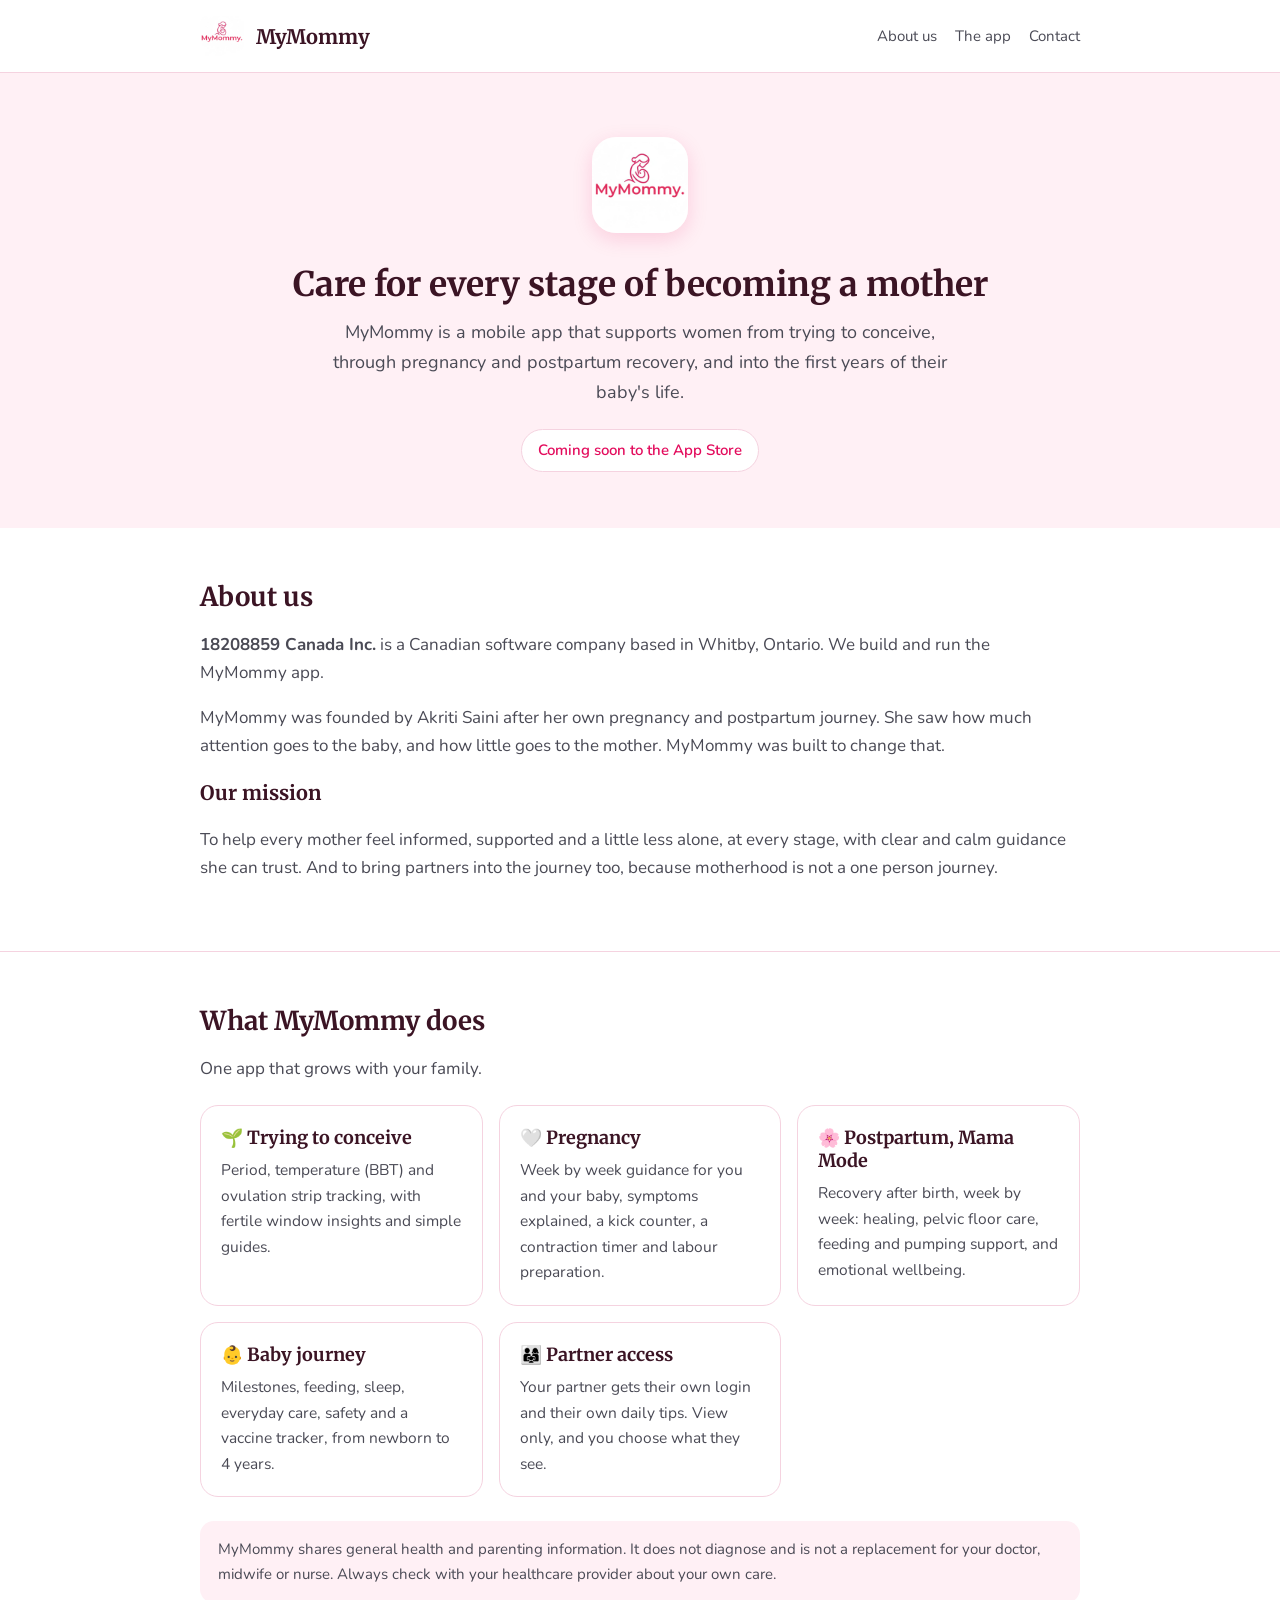
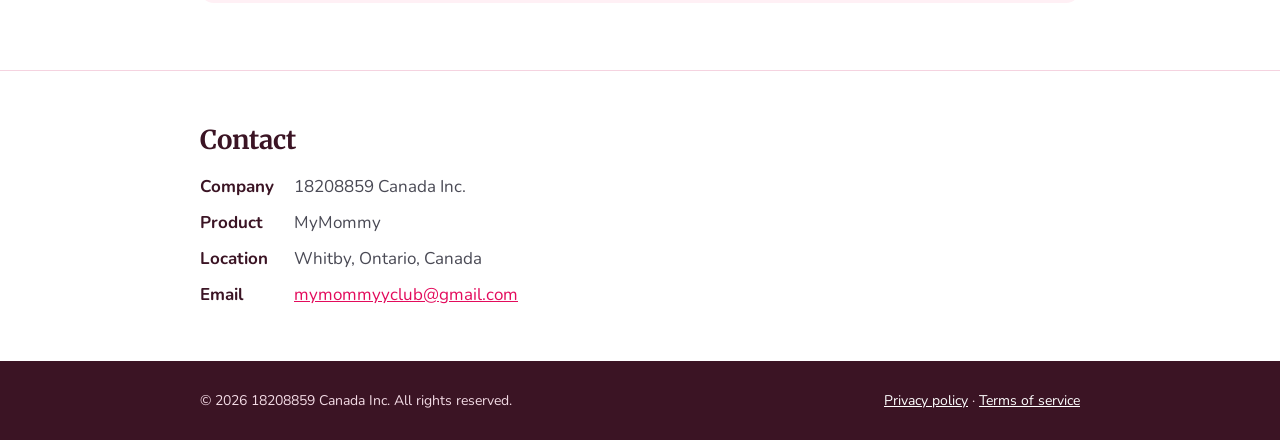
<file: index.html>
<!doctype html>
<html lang="en">
<head>
<meta charset="utf-8">
<meta name="viewport" content="width=device-width, initial-scale=1">
<title>MyMommy | 18208859 Canada Inc.</title>
<meta name="description" content="MyMommy is a mobile app for trying to conceive, pregnancy, postpartum recovery and baby care, made by 18208859 Canada Inc., Whitby, Ontario.">
<link rel="icon" href="logo.png">
<link rel="preconnect" href="https://fonts.googleapis.com">
<link rel="preconnect" href="https://fonts.gstatic.com" crossorigin>
<link href="https://fonts.googleapis.com/css2?family=Merriweather:wght@400;700&family=Nunito:wght@400;600;700&display=swap" rel="stylesheet">
<style>
  :root { --cherry:#E30B5C; --blush:#FFF0F5; --ink:#3b1424; --text:#4a4a55; --line:#f5d3e0; }
  * { box-sizing:border-box; }
  body { margin:0; background:#fff; color:var(--text); font-family:Nunito, system-ui, sans-serif; font-size:17px; line-height:1.65; }
  h1, h2, h3 { font-family:Merriweather, Georgia, serif; color:var(--ink); line-height:1.3; }
  a { color:var(--cherry); }
  .wrap { max-width:920px; margin:0 auto; padding:0 20px; }
  header { border-bottom:1px solid var(--line); }
  header .wrap { display:flex; align-items:center; gap:12px; padding-top:14px; padding-bottom:14px; }
  header img { width:44px; height:44px; border-radius:12px; }
  header .name { font-family:Merriweather, serif; font-weight:700; color:var(--ink); font-size:20px; }
  header nav { margin-left:auto; display:flex; gap:18px; font-size:15px; }
  header nav a { text-decoration:none; color:var(--text); }
  .hero { background:var(--blush); padding:64px 0 56px; text-align:center; }
  .hero img { width:96px; height:96px; border-radius:24px; box-shadow:0 6px 20px rgba(227,11,92,.15); }
  .hero h1 { font-size:34px; margin:20px 0 12px; }
  .hero p { max-width:620px; margin:0 auto; font-size:18px; }
  .badge { display:inline-block; margin-top:22px; padding:8px 16px; border-radius:999px; background:#fff; border:1px solid var(--line); font-weight:600; color:var(--cherry); font-size:15px; }
  section { padding:52px 0; }
  section + section { border-top:1px solid var(--line); }
  h2 { font-size:26px; margin:0 0 16px; }
  .grid { display:grid; grid-template-columns:repeat(auto-fit, minmax(250px, 1fr)); gap:16px; margin-top:22px; }
  .card { border:1px solid var(--line); border-radius:18px; padding:20px; background:#fff; }
  .card h3 { font-size:18px; margin:0 0 8px; }
  .card p { margin:0; font-size:15.5px; }
  .note { background:var(--blush); border-radius:14px; padding:16px 18px; font-size:15px; }
  dl { display:grid; grid-template-columns:max-content 1fr; gap:8px 20px; margin:0; }
  dt { font-weight:700; color:var(--ink); }
  dd { margin:0; }
  footer { background:var(--ink); color:#f3dbe5; padding:28px 0; font-size:14px; }
  footer a { color:#fff; }
  footer .wrap { display:flex; flex-wrap:wrap; gap:10px 24px; justify-content:space-between; }
  @media (max-width:560px) {
    header nav { display:none; }
    .hero h1 { font-size:27px; }
    dl { grid-template-columns:1fr; gap:2px; }
    dd { margin-bottom:10px; }
  }
</style>
</head>
<body>
<header>
  <div class="wrap">
    <img src="logo.png" alt="MyMommy logo">
    <span class="name">MyMommy</span>
    <nav>
      <a href="#about">About us</a>
      <a href="#app">The app</a>
      <a href="#contact">Contact</a>
    </nav>
  </div>
</header>

<div class="hero">
  <div class="wrap">
    <img src="logo.png" alt="">
    <h1>Care for every stage of becoming a mother</h1>
    <p>MyMommy is a mobile app that supports women from trying to conceive, through pregnancy and postpartum recovery, and into the first years of their baby's life.</p>
    <span class="badge">Coming soon to the App Store</span>
  </div>
</div>

<main>
<section id="about">
  <div class="wrap">
    <h2>About us</h2>
    <p><strong>18208859 Canada Inc.</strong> is a Canadian software company based in Whitby, Ontario. We build and run the MyMommy app.</p>
    <p>MyMommy was founded by Akriti Saini after her own pregnancy and postpartum journey. She saw how much attention goes to the baby, and how little goes to the mother. MyMommy was built to change that.</p>
    <h3>Our mission</h3>
    <p>To help every mother feel informed, supported and a little less alone, at every stage, with clear and calm guidance she can trust. And to bring partners into the journey too, because motherhood is not a one person journey.</p>
  </div>
</section>

<section id="app">
  <div class="wrap">
    <h2>What MyMommy does</h2>
    <p>One app that grows with your family.</p>
    <div class="grid">
      <div class="card"><h3>🌱 Trying to conceive</h3><p>Period, temperature (BBT) and ovulation strip tracking, with fertile window insights and simple guides.</p></div>
      <div class="card"><h3>🤍 Pregnancy</h3><p>Week by week guidance for you and your baby, symptoms explained, a kick counter, a contraction timer and labour preparation.</p></div>
      <div class="card"><h3>🌸 Postpartum, Mama Mode</h3><p>Recovery after birth, week by week: healing, pelvic floor care, feeding and pumping support, and emotional wellbeing.</p></div>
      <div class="card"><h3>👶 Baby journey</h3><p>Milestones, feeding, sleep, everyday care, safety and a vaccine tracker, from newborn to 4 years.</p></div>
      <div class="card"><h3>👨‍👩‍👧 Partner access</h3><p>Your partner gets their own login and their own daily tips. View only, and you choose what they see.</p></div>
    </div>
    <p class="note" style="margin-top:24px">MyMommy shares general health and parenting information. It does not diagnose and is not a replacement for your doctor, midwife or nurse. Always check with your healthcare provider about your own care.</p>
  </div>
</section>

<section id="contact">
  <div class="wrap">
    <h2>Contact</h2>
    <dl>
      <dt>Company</dt><dd>18208859 Canada Inc.</dd>
      <dt>Product</dt><dd>MyMommy</dd>
      <dt>Location</dt><dd>Whitby, Ontario, Canada</dd>
      <dt>Email</dt><dd><a href="mailto:mymommyyclub@gmail.com">mymommyyclub@gmail.com</a></dd>
    </dl>
  </div>
</section>
</main>

<footer>
  <div class="wrap">
    <span>© 2026 18208859 Canada Inc. All rights reserved.</span>
    <span>
      <a href="/legal/#privacy">Privacy policy</a> ·
      <a href="/legal/#terms">Terms of service</a>
    </span>
  </div>
</footer>
</body>
</html>
</file>
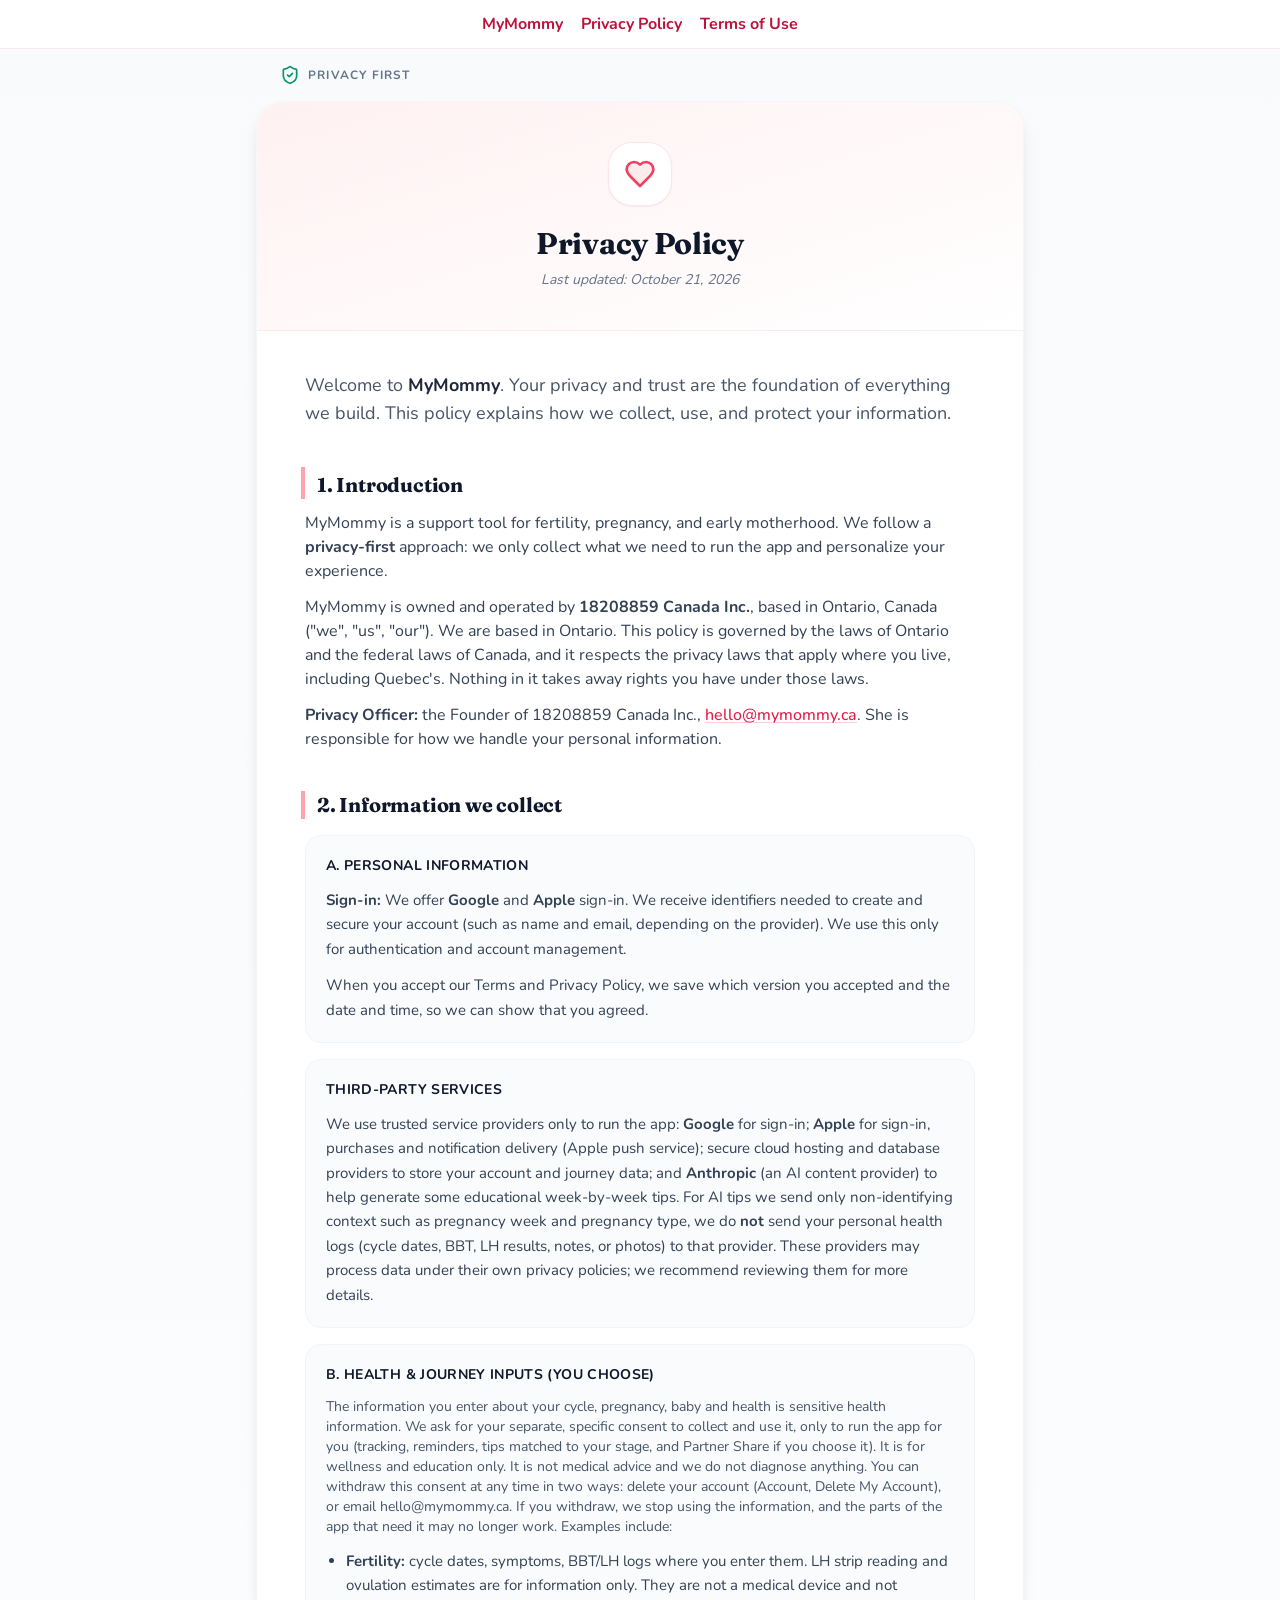
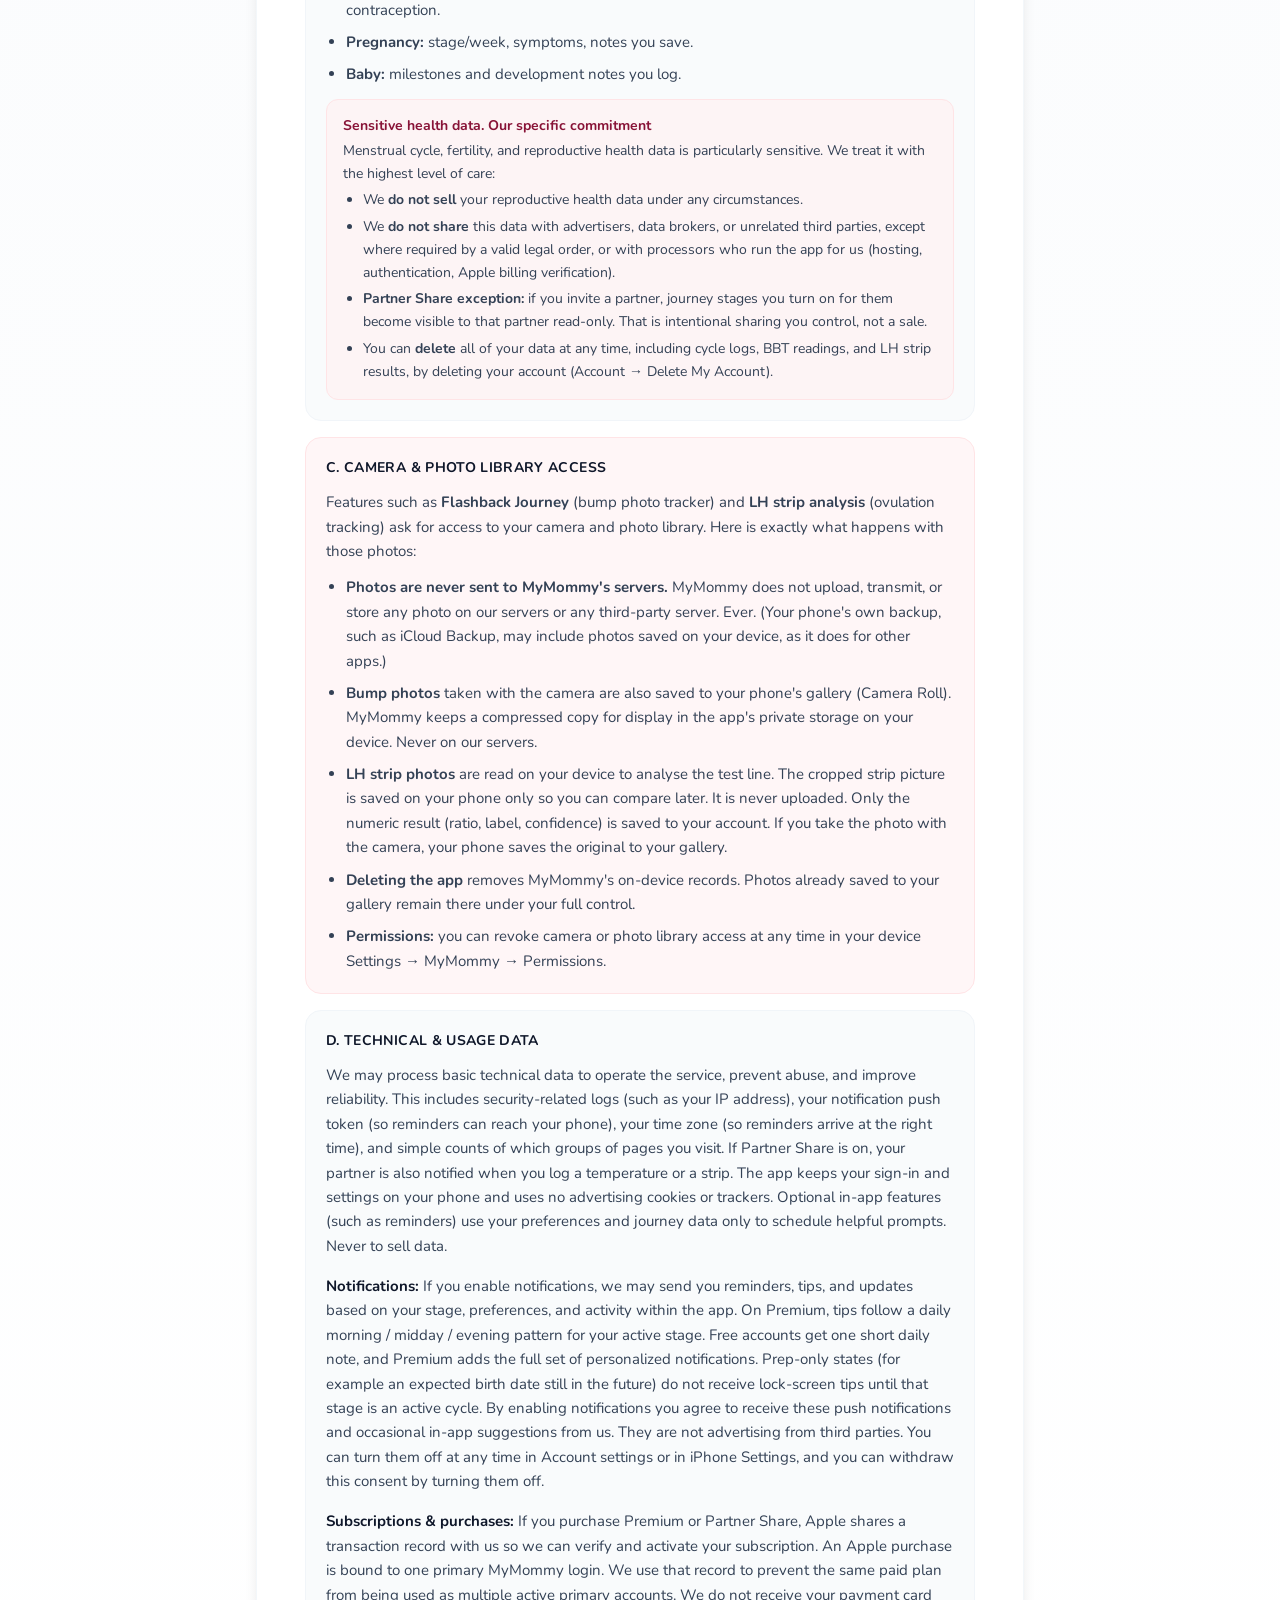
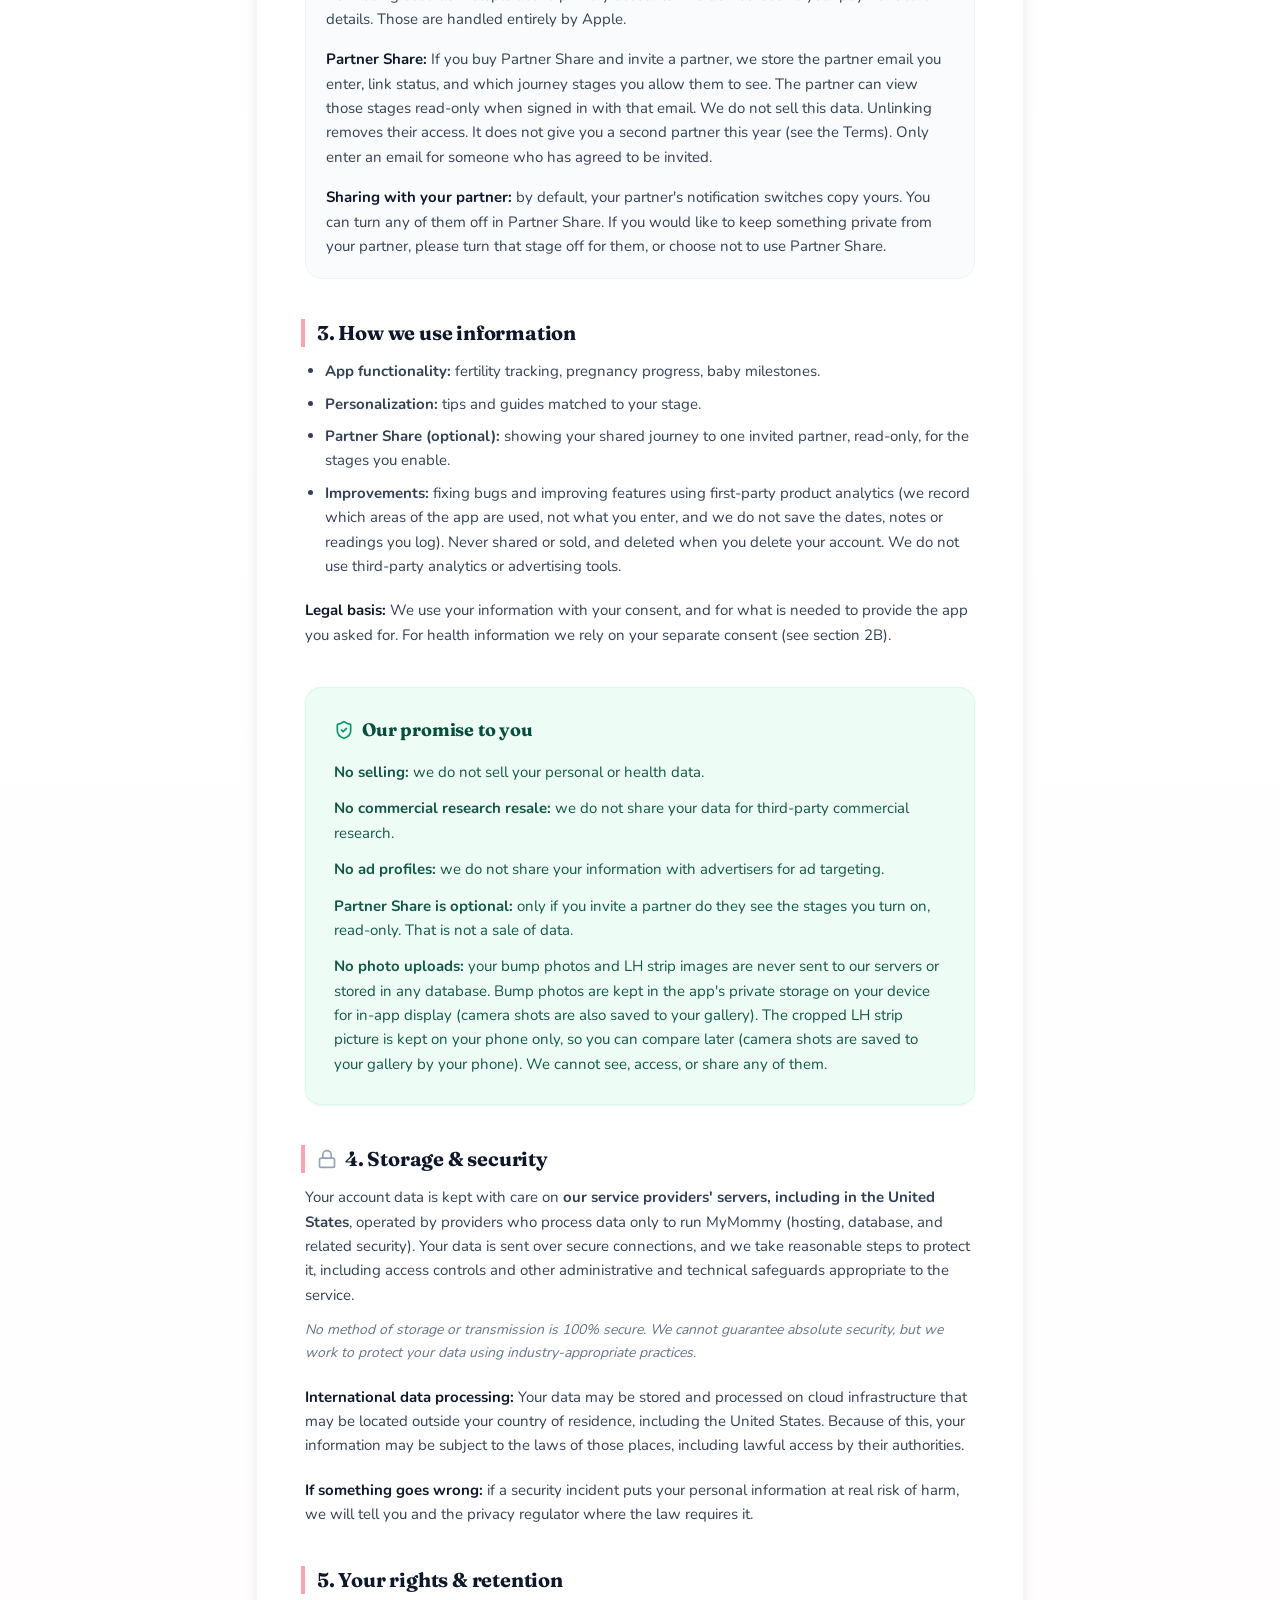
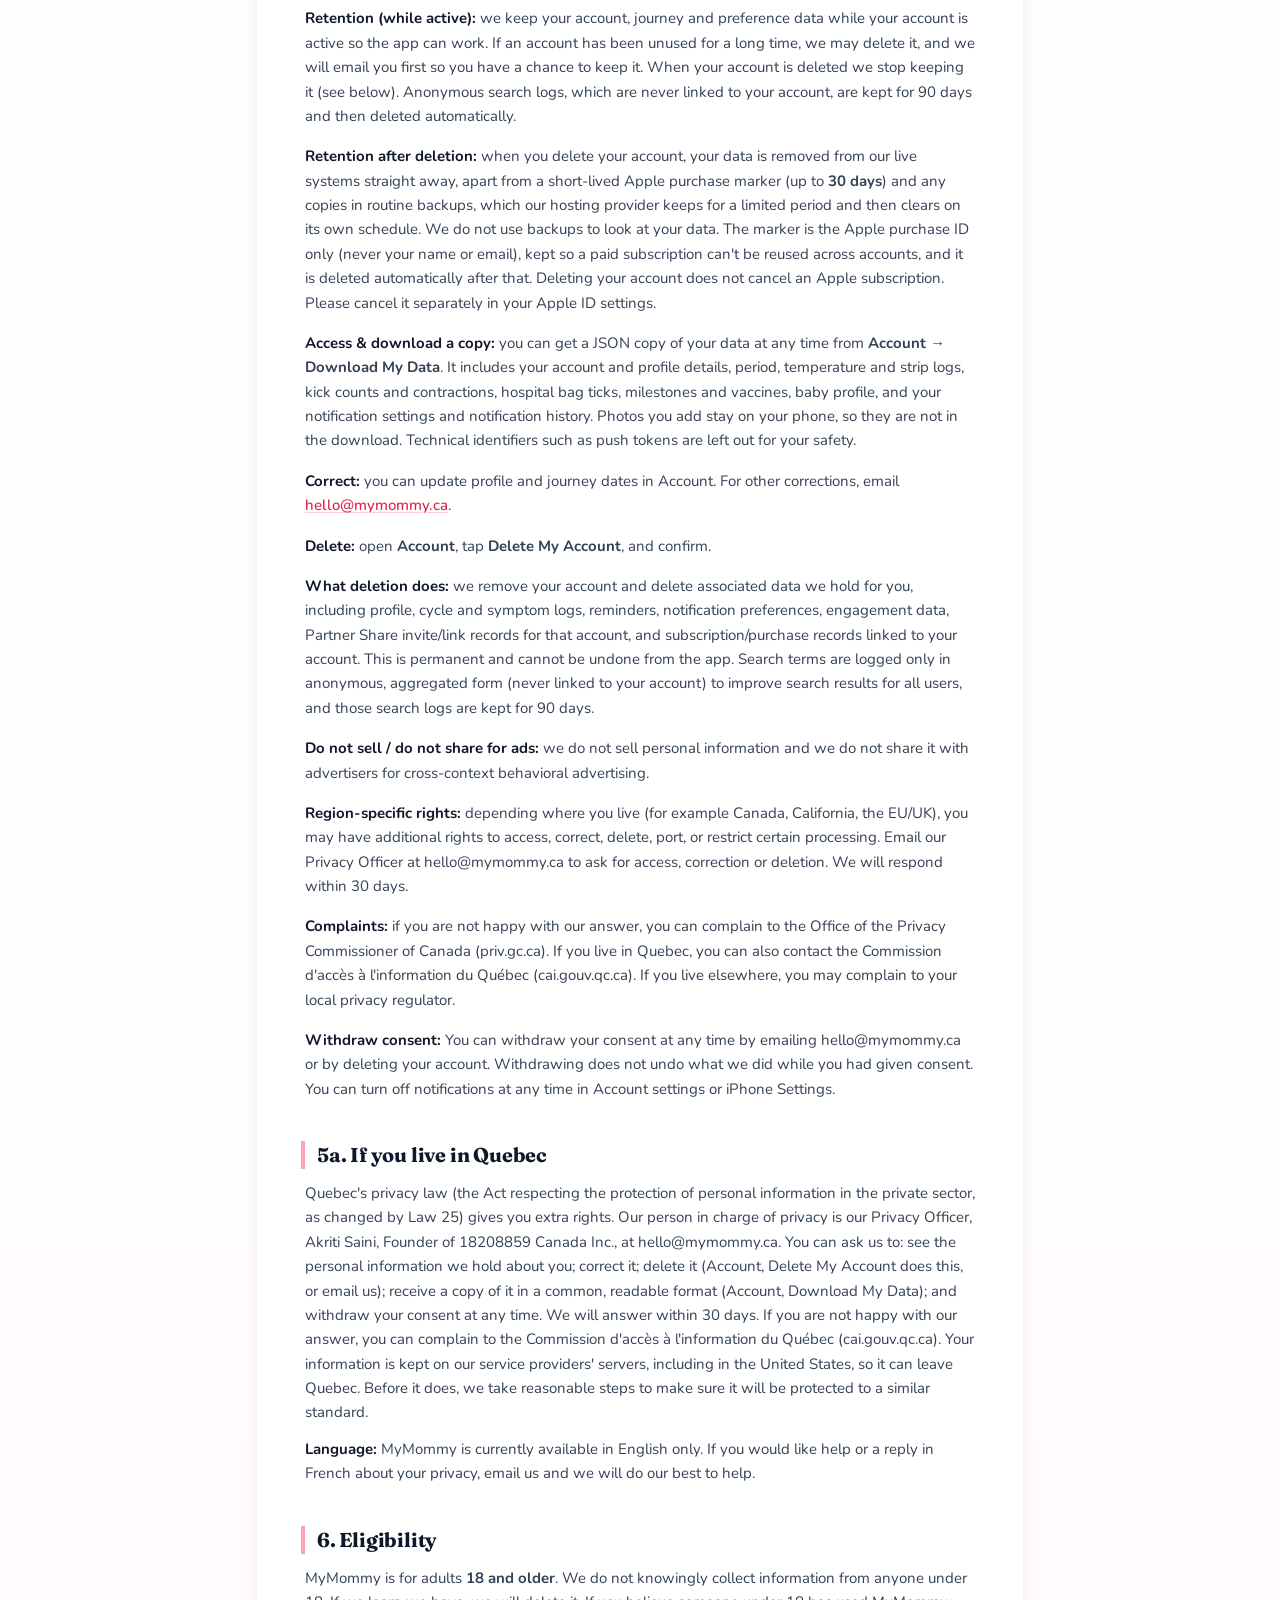
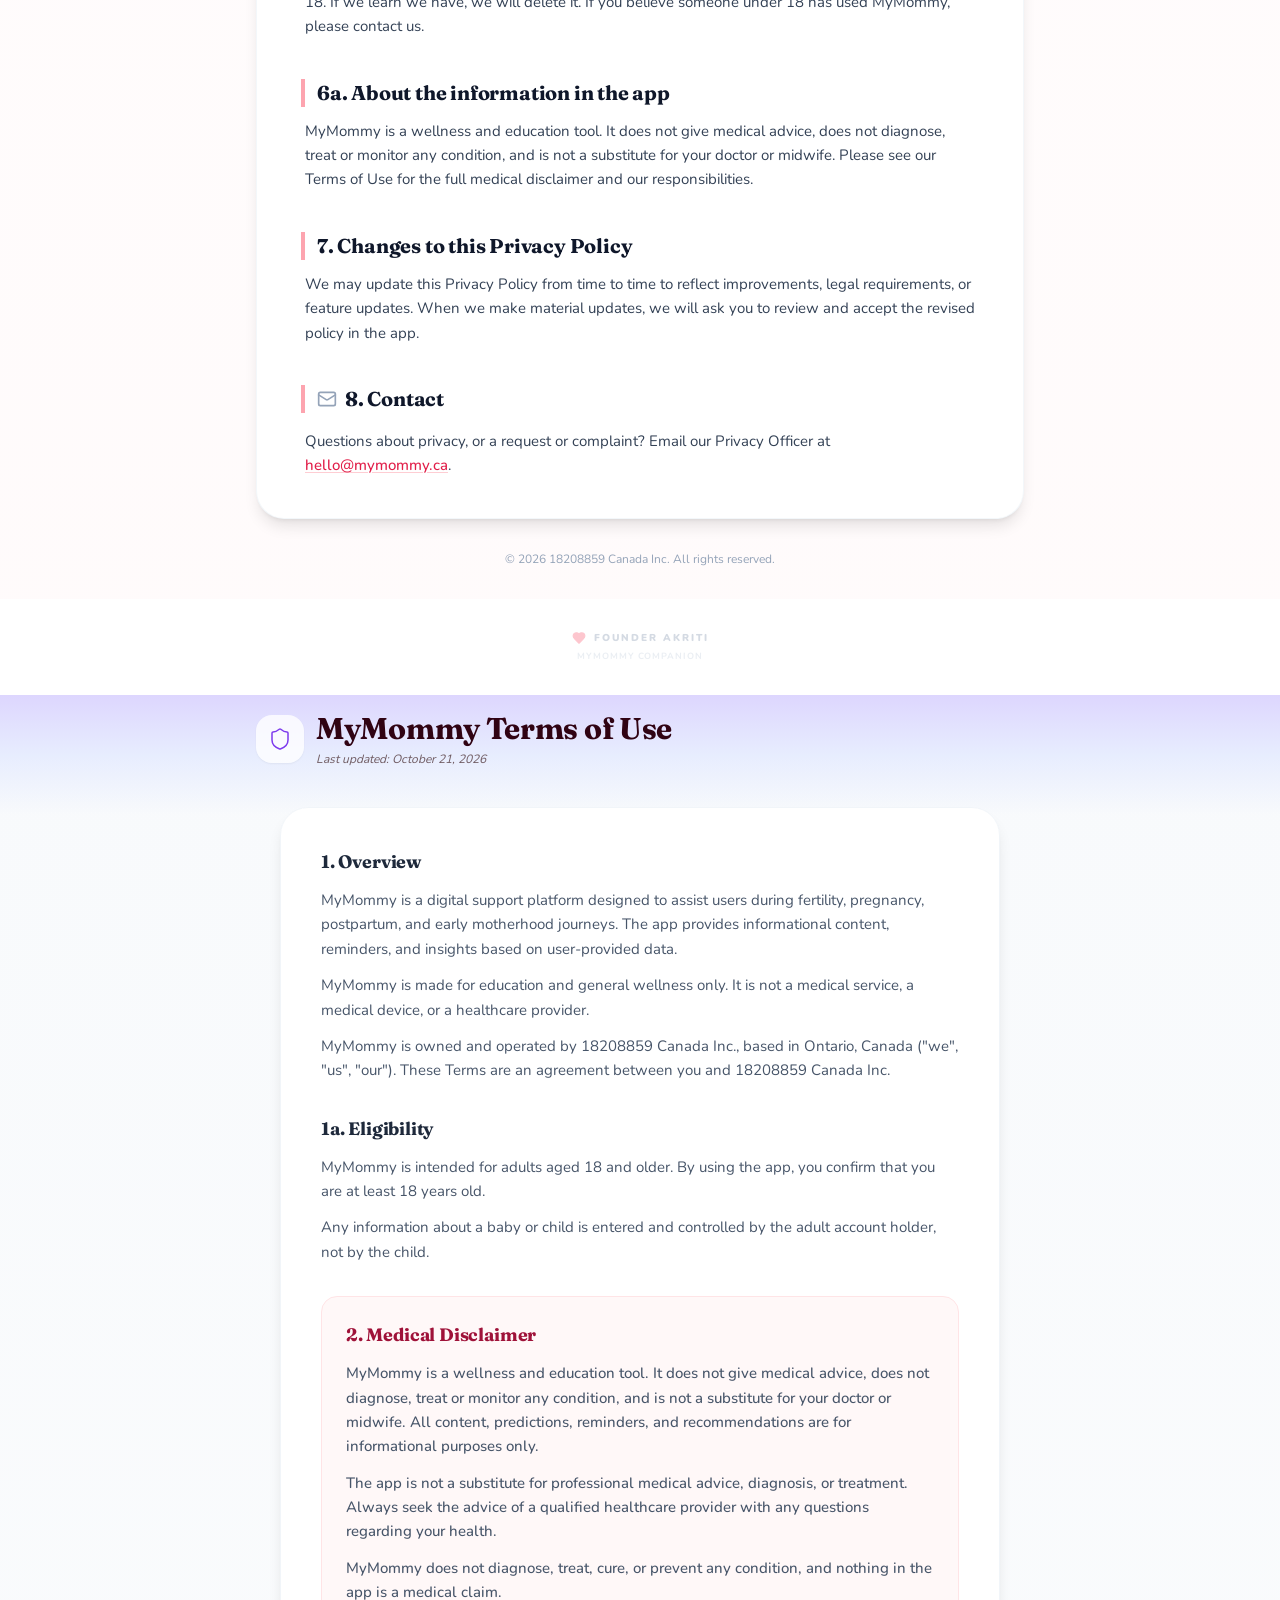
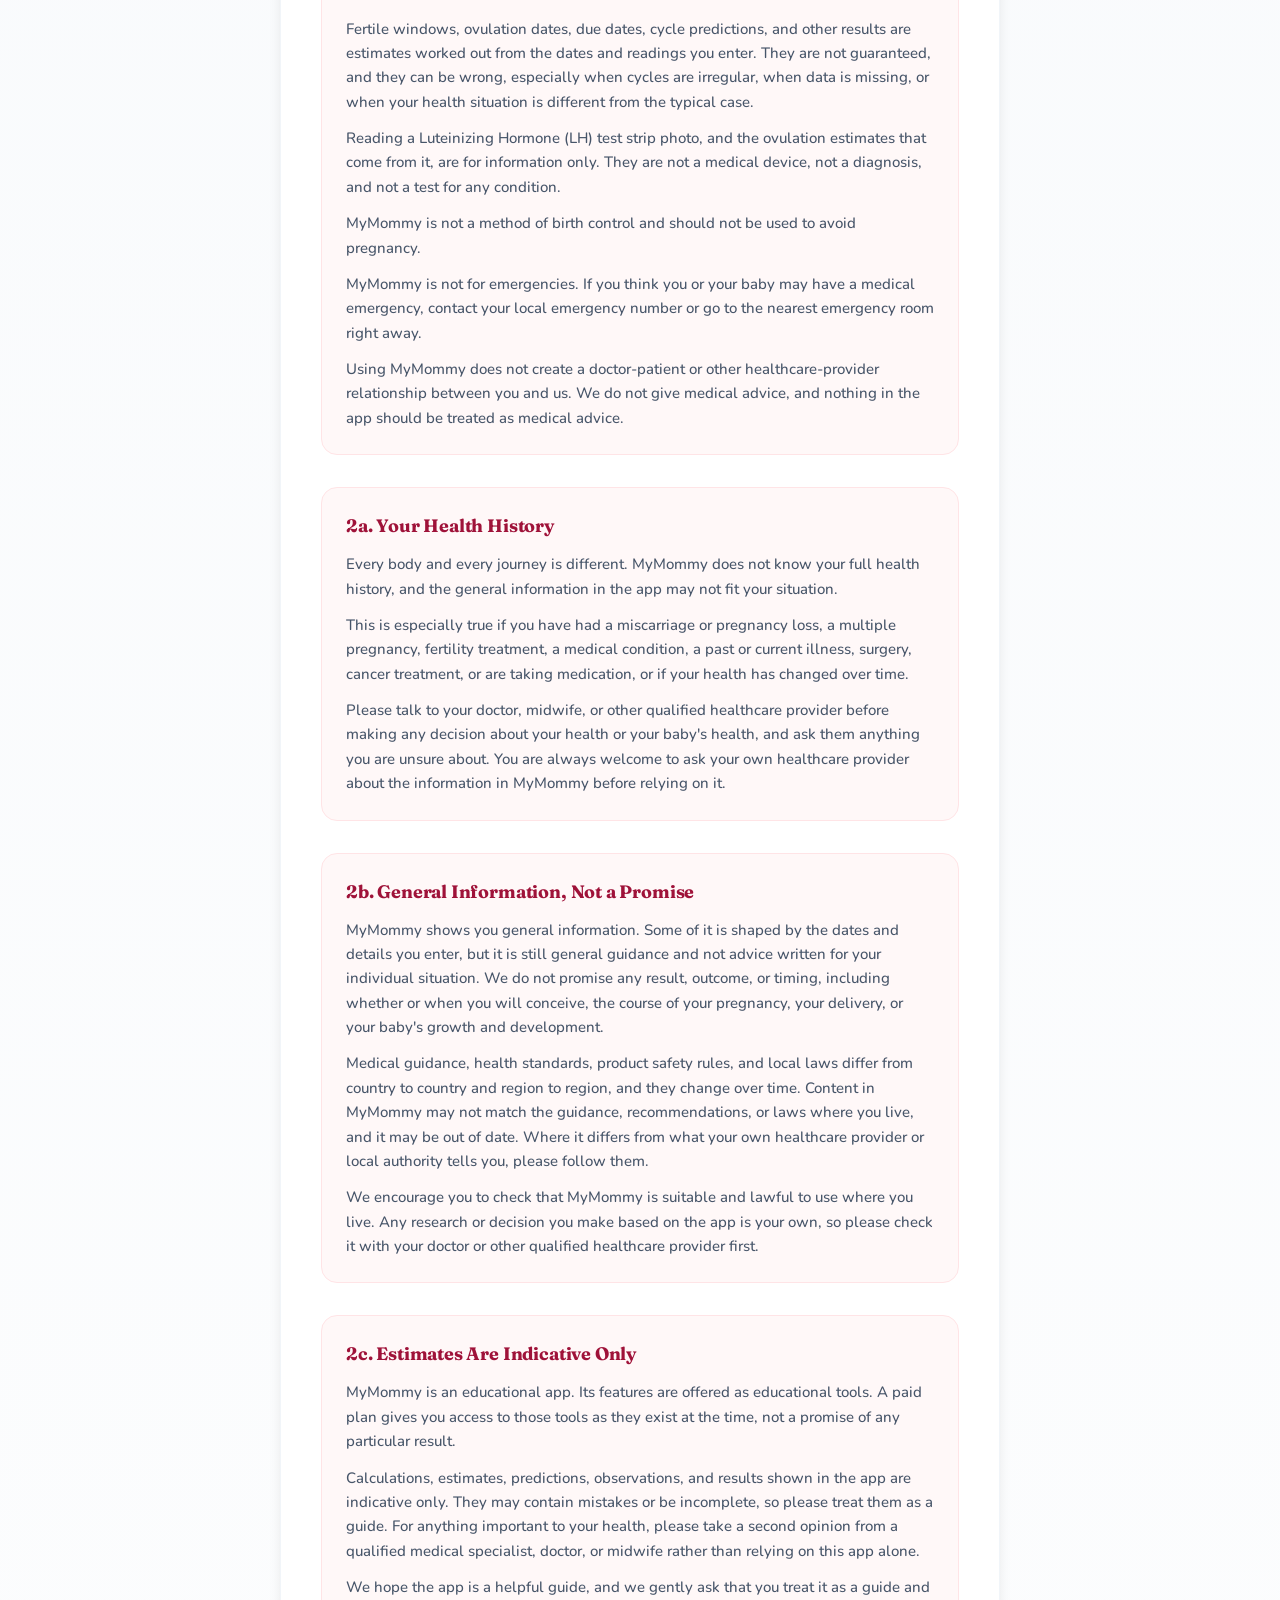
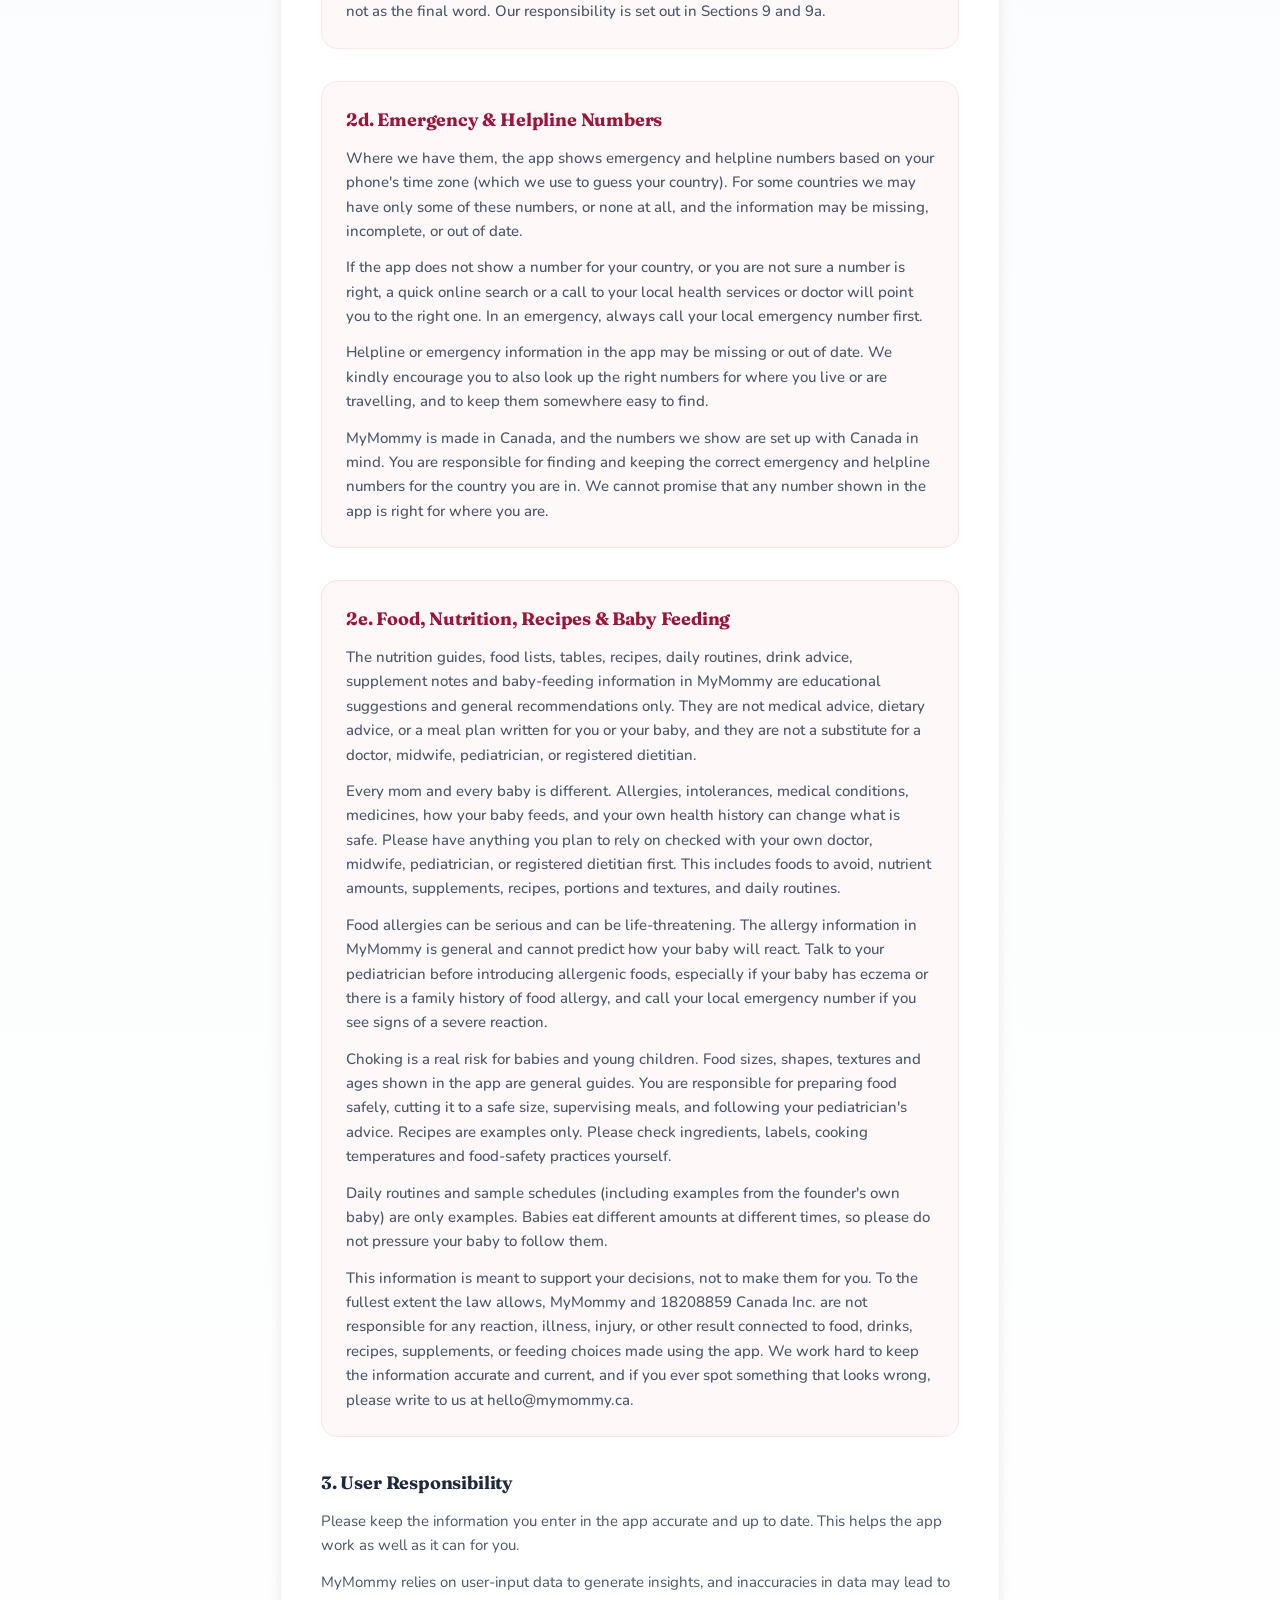
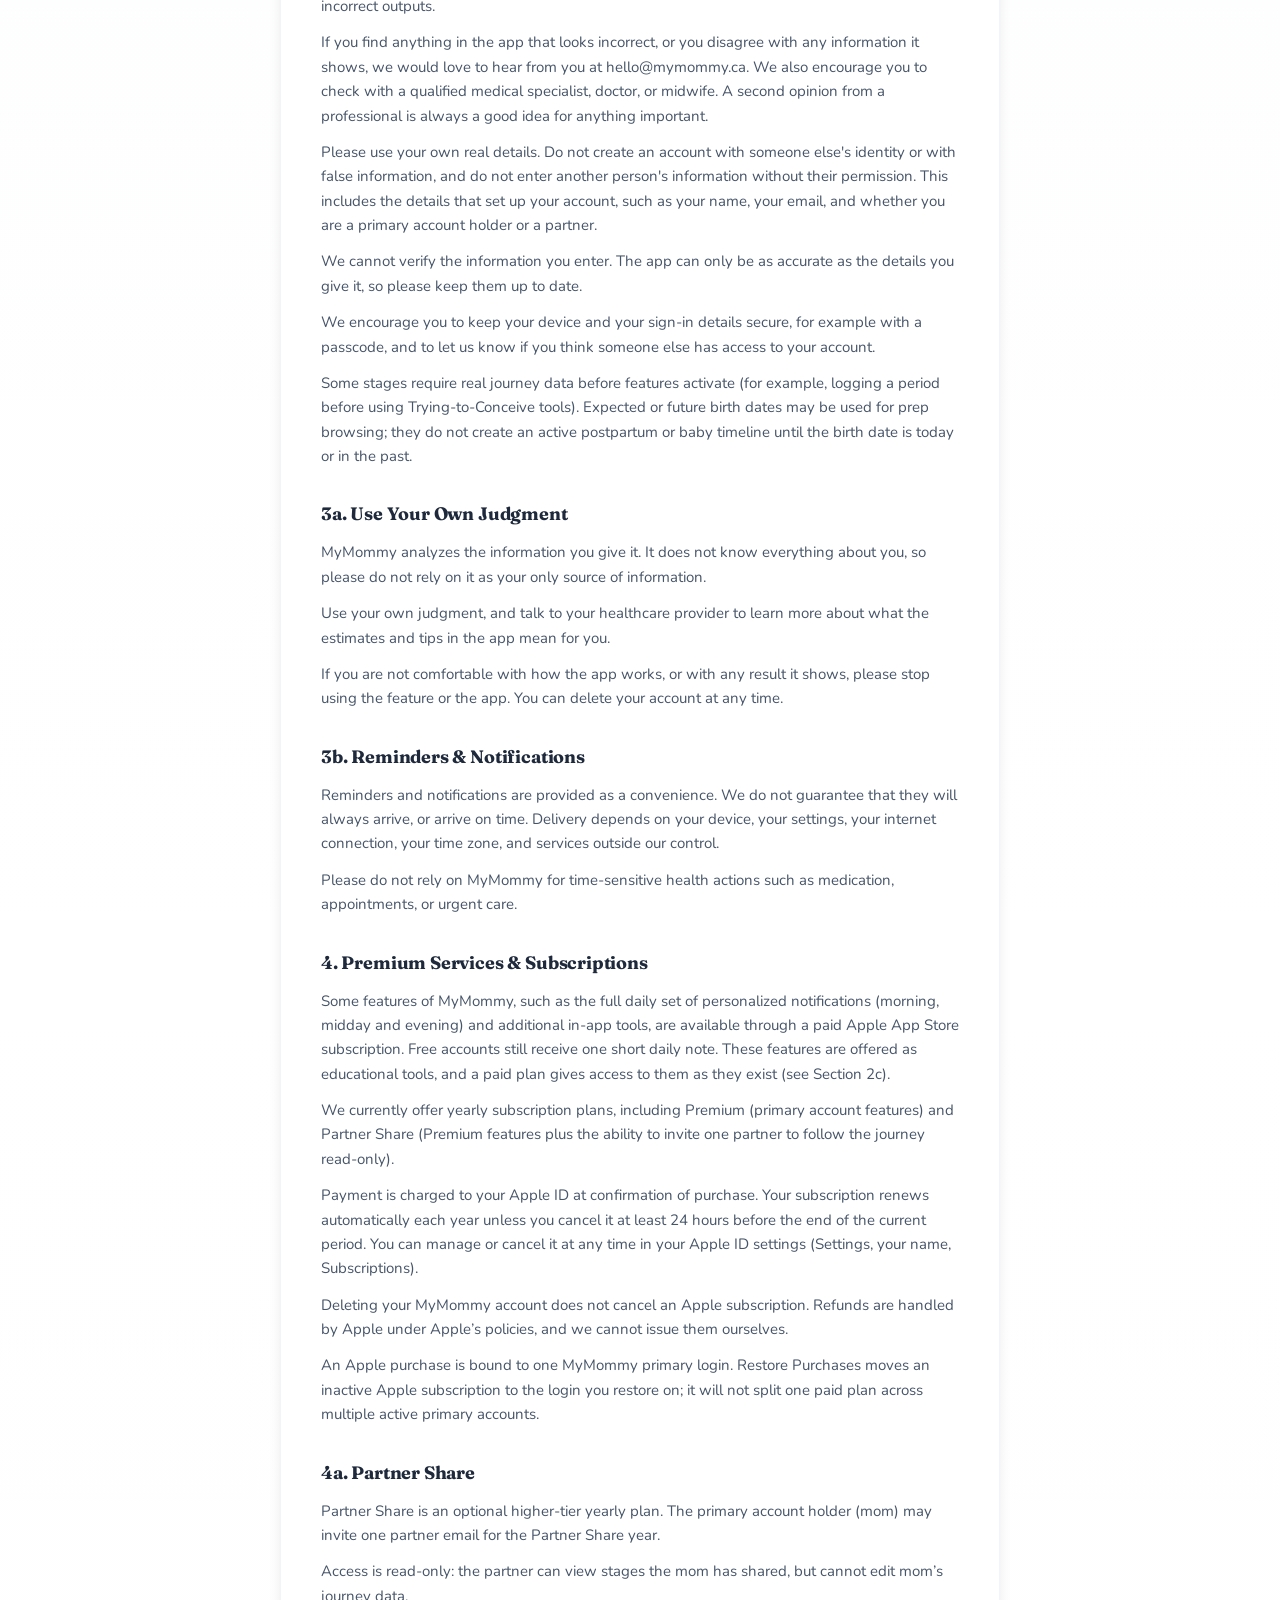
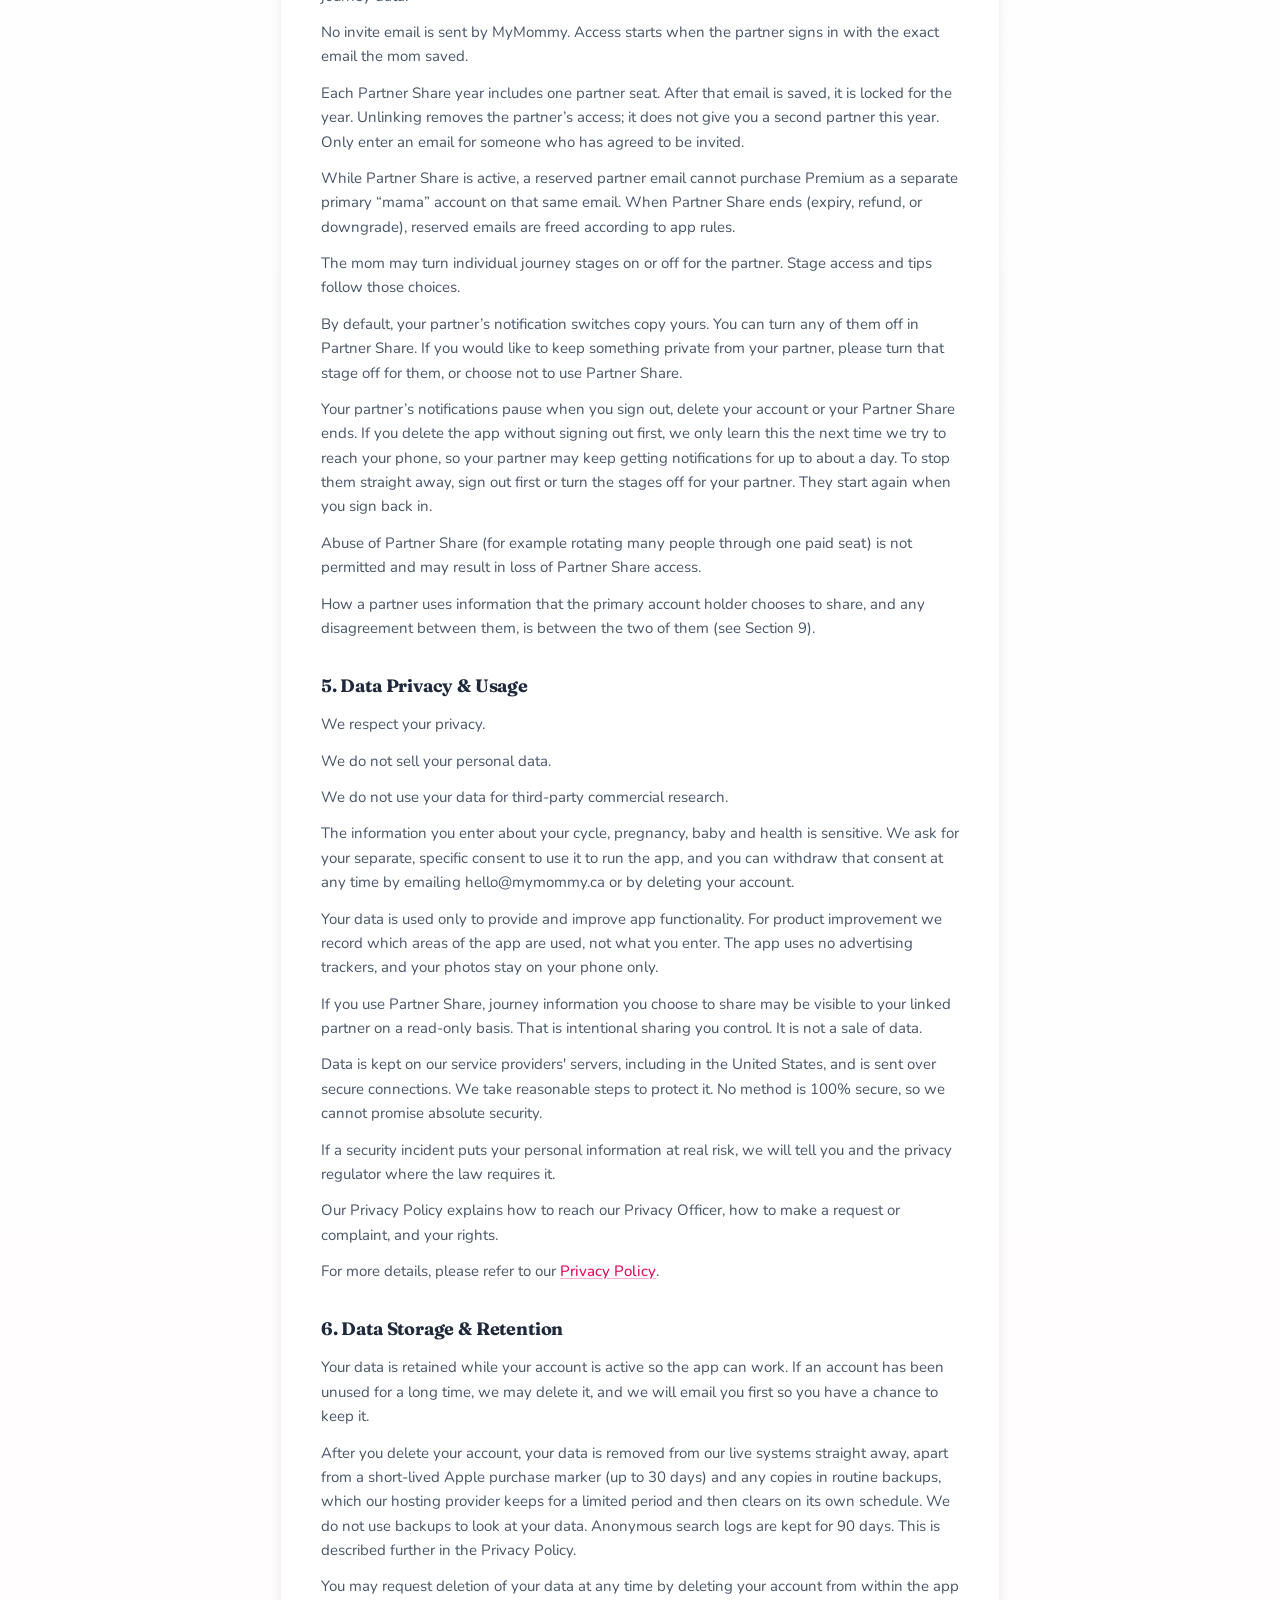
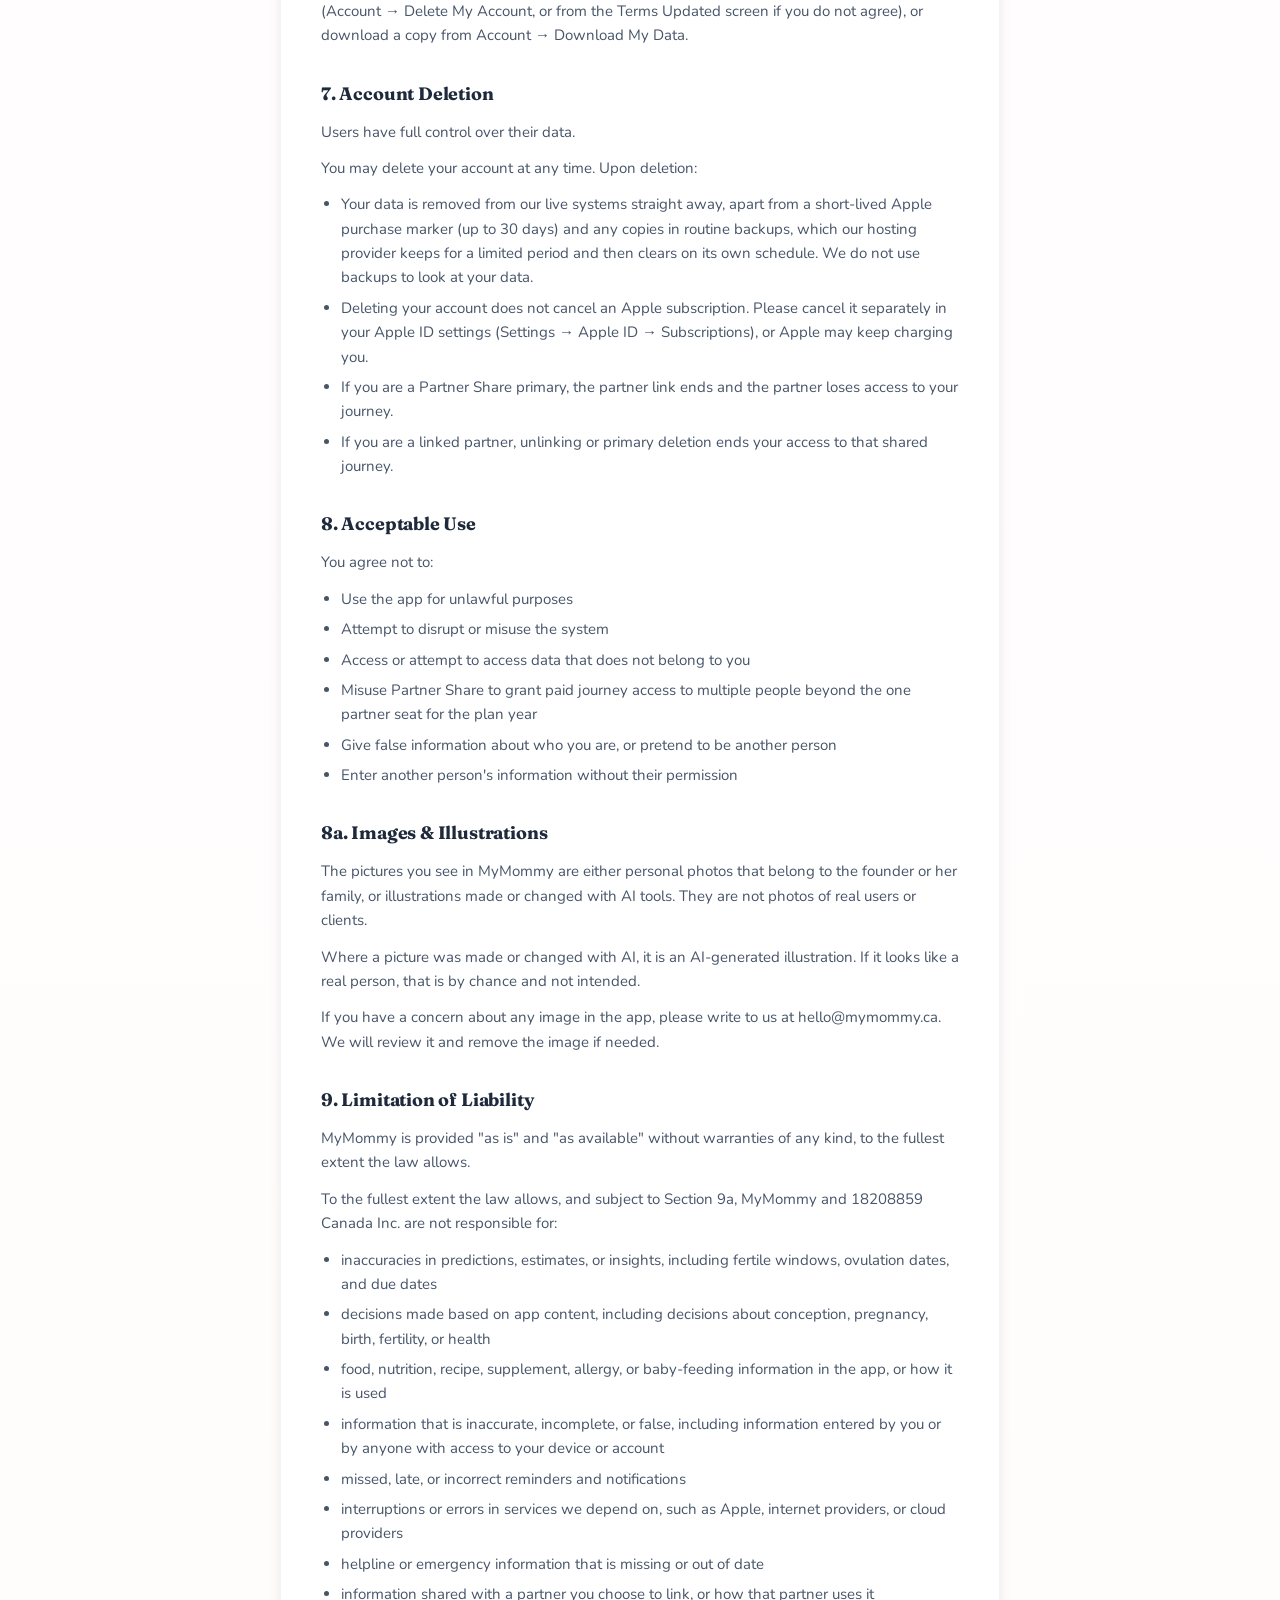
<file: legal/index.html>
<!doctype html>
<html lang="en"><head><meta charset="utf-8">
<meta name="viewport" content="width=device-width,initial-scale=1">
<title>MyMommy: Privacy Policy and Terms of Use</title>
<meta name="description" content="MyMommy Privacy Policy and Terms of Use, from 18208859 Canada Inc.">
<link rel="stylesheet" href="static/css/main.css">
<style>body{margin:0;background:#fff} .legal-nav{position:sticky;top:0;z-index:50;background:rgba(255,255,255,.95);backdrop-filter:blur(6px);border-bottom:1px solid #fce7ea;display:flex;gap:18px;justify-content:center;padding:12px 16px;font-family:'Nunito Variable',Nunito,sans-serif;font-weight:700} .legal-nav a{color:#be123c;text-decoration:none} .legal-nav a:hover{text-decoration:underline} section.legal-part{scroll-margin-top:56px}</style>
</head><body>
<nav class="legal-nav"><a href="/">MyMommy</a><a href="#privacy">Privacy Policy</a><a href="#terms">Terms of Use</a></nav>
<section id="privacy" class="legal-part"><div class="min-h-screen bg-gradient-to-b from-slate-50 via-white to-rose-50/30 flex flex-col items-center pb-[max(2rem,env(safe-area-inset-bottom))]"><div class="w-full max-w-3xl px-4 sm:px-6 pt-[max(1rem,env(safe-area-inset-top))] pb-4"><div class="flex items-center justify-between gap-3"><div class="flex items-center gap-2 text-emerald-600"><svg xmlns="http://www.w3.org/2000/svg" width="24" height="24" viewBox="0 0 24 24" fill="none" stroke="currentColor" stroke-width="2" stroke-linecap="round" stroke-linejoin="round" class="lucide lucide-shield-check w-5 h-5 shrink-0" aria-hidden="true"><path d="M20 13c0 5-3.5 7.5-7.66 8.95a1 1 0 0 1-.67-.01C7.5 20.5 4 18 4 13V6a1 1 0 0 1 1-1c2 0 4.5-1.2 6.24-2.72a1.17 1.17 0 0 1 1.52 0C14.51 3.81 17 5 19 5a1 1 0 0 1 1 1z"></path><path d="m9 12 2 2 4-4"></path></svg><span class="text-[10px] sm:text-xs font-bold uppercase tracking-widest text-slate-500">Privacy first</span></div></div></div><div class="bg-card text-card-foreground mm-card-in w-full max-w-3xl mx-4 sm:mx-6 rounded-[28px] shadow-lg border border-slate-100/80 overflow-hidden mb-8"><div class="bg-gradient-to-br from-rose-50 to-white px-6 sm:px-10 py-10 text-center border-b border-rose-100/60"><div class="inline-flex items-center justify-center w-16 h-16 rounded-3xl bg-white shadow-sm border border-rose-100 mb-5"><svg xmlns="http://www.w3.org/2000/svg" width="24" height="24" viewBox="0 0 24 24" fill="none" stroke="currentColor" stroke-width="2" stroke-linecap="round" stroke-linejoin="round" class="lucide lucide-heart w-8 h-8 text-rose-500 fill-rose-500/10" aria-hidden="true"><path d="M19 14c1.49-1.46 3-3.21 3-5.5A5.5 5.5 0 0 0 16.5 3c-1.76 0-3 .5-4.5 2-1.5-1.5-2.74-2-4.5-2A5.5 5.5 0 0 0 2 8.5c0 2.3 1.5 4.05 3 5.5l7 7Z"></path></svg></div><h1 class="text-2xl sm:text-3xl font-serif font-bold text-slate-900 tracking-tight">Privacy Policy</h1><p class="text-slate-500 text-sm mt-2 italic">Last updated: October 21, 2026</p></div><div class="p-6 px-5 sm:px-10 md:px-12 py-8 sm:py-10 text-slate-700"><p class="text-base sm:text-lg text-slate-600 leading-relaxed mb-10">Welcome to <strong class="text-slate-800">MyMommy</strong>. Your privacy and trust are the foundation of everything we build. This policy explains how we collect, use, and protect your information.</p><section class="space-y-3 mb-10"><h2 class="text-lg sm:text-xl font-serif font-bold text-slate-900 pt-1 border-l-4 border-rose-300 pl-3 -ml-1">1. Introduction</h2><p class="leading-relaxed text-[15px] sm:text-base">MyMommy is a support tool for fertility, pregnancy, and early motherhood. We follow a <strong>privacy-first</strong> approach: we only collect what we need to run the app and personalize your experience.</p><p class="leading-relaxed text-[15px] sm:text-base">MyMommy is owned and operated by <strong>18208859 Canada Inc.</strong>, based in Ontario, Canada ("we", "us", "our"). We are based in Ontario. This policy is governed by the laws of Ontario and the federal laws of Canada, and it respects the privacy laws that apply where you live, including Quebec's. Nothing in it takes away rights you have under those laws.</p><p class="leading-relaxed text-[15px] sm:text-base"><strong>Privacy Officer:</strong> the Founder of 18208859 Canada Inc., <a href="mailto:hello@mymommy.ca?subject=MyMommy%20%E2%80%93%20Privacy%20question" class="font-medium text-rose-600 underline decoration-rose-200 underline-offset-2">hello@mymommy.ca</a>. She is responsible for how we handle your personal information.</p></section><section class="space-y-4 mb-10"><h2 class="text-lg sm:text-xl font-serif font-bold text-slate-900 border-l-4 border-rose-300 pl-3 -ml-1">2. Information we collect</h2><div class="rounded-2xl bg-slate-50/80 border border-slate-100 p-5 space-y-3"><h3 class="text-sm font-bold text-slate-900 uppercase tracking-wide">A. Personal information</h3><p class="leading-relaxed text-[15px]"><strong>Sign-in:</strong> We offer <strong>Google</strong> and <strong>Apple</strong> sign-in. We receive identifiers needed to create and secure your account (such as name and email, depending on the provider). We use this only for authentication and account management.</p><p class="leading-relaxed text-[15px]">When you accept our Terms and Privacy Policy, we save which version you accepted and the date and time, so we can show that you agreed.</p></div><div class="rounded-2xl bg-slate-50/80 border border-slate-100 p-5 space-y-3"><h3 class="text-sm font-bold text-slate-900 uppercase tracking-wide">Third-party services</h3><p class="leading-relaxed text-[15px]">We use trusted service providers only to run the app: <strong>Google</strong> for sign-in; <strong>Apple</strong> for sign-in, purchases and notification delivery (Apple push service); secure cloud hosting and database providers to store your account and journey data; and <strong>Anthropic</strong> (an AI content provider) to help generate some educational week-by-week tips. For AI tips we send only non-identifying context such as pregnancy week and pregnancy type, we do <strong>not</strong> send your personal health logs (cycle dates, BBT, LH results, notes, or photos) to that provider. These providers may process data under their own privacy policies; we recommend reviewing them for more details.</p></div><div class="rounded-2xl bg-slate-50/80 border border-slate-100 p-5 space-y-3"><h3 class="text-sm font-bold text-slate-900 uppercase tracking-wide">B. Health &amp; journey inputs (you choose)</h3><p class="text-sm text-slate-600">The information you enter about your cycle, pregnancy, baby and health is sensitive health information. We ask for your separate, specific consent to collect and use it, only to run the app for you (tracking, reminders, tips matched to your stage, and Partner Share if you choose it). It is for wellness and education only. It is not medical advice and we do not diagnose anything. You can withdraw this consent at any time in two ways: delete your account (Account, Delete My Account), or email hello@mymommy.ca. If you withdraw, we stop using the information, and the parts of the app that need it may no longer work. Examples include:</p><ul class="list-disc pl-5 space-y-2 text-[15px] leading-relaxed"><li><strong>Fertility:</strong> cycle dates, symptoms, BBT/LH logs where you enter them. LH strip reading and ovulation estimates are for information only. They are not a medical device and not contraception.</li><li><strong>Pregnancy:</strong> stage/week, symptoms, notes you save.</li><li><strong>Baby:</strong> milestones and development notes you log.</li></ul><div class="rounded-xl bg-rose-50/70 border border-rose-100 p-4 mt-2 space-y-1"><p class="text-sm font-bold text-rose-900">Sensitive health data. Our specific commitment</p><p class="text-[14px] text-slate-700 leading-relaxed">Menstrual cycle, fertility, and reproductive health data is particularly sensitive. We treat it with the highest level of care:</p><ul class="list-disc pl-5 space-y-1 text-[14px] text-slate-700 leading-relaxed"><li>We <strong>do not sell</strong> your reproductive health data under any circumstances.</li><li>We <strong>do not share</strong> this data with advertisers, data brokers, or unrelated third parties, except where required by a valid legal order, or with processors who run the app for us (hosting, authentication, Apple billing verification).</li><li><strong>Partner Share exception:</strong> if you invite a partner, journey stages you turn on for them become visible to that partner read-only. That is intentional sharing you control, not a sale.</li><li>You can <strong>delete</strong> all of your data at any time, including cycle logs, BBT readings, and LH strip results, by deleting your account (Account → Delete My Account).</li></ul></div></div><div class="rounded-2xl bg-rose-50/60 border border-rose-100 p-5 space-y-3"><h3 class="text-sm font-bold text-slate-900 uppercase tracking-wide">C. Camera &amp; photo library access</h3><p class="leading-relaxed text-[15px]">Features such as <strong>Flashback Journey</strong> (bump photo tracker) and <strong>LH strip analysis</strong> (ovulation tracking) ask for access to your camera and photo library. Here is exactly what happens with those photos:</p><ul class="list-disc pl-5 space-y-2 text-[15px] leading-relaxed"><li><strong>Photos are never sent to MyMommy's servers.</strong> MyMommy does not upload, transmit, or store any photo on our servers or any third-party server. Ever. (Your phone's own backup, such as iCloud Backup, may include photos saved on your device, as it does for other apps.)</li><li><strong>Bump photos</strong> taken with the camera are also saved to your phone's gallery (Camera Roll). MyMommy keeps a compressed copy for display in the app's private storage on your device. Never on our servers.</li><li><strong>LH strip photos</strong> are read on your device to analyse the test line. The cropped strip picture is saved on your phone only so you can compare later. It is never uploaded. Only the numeric result (ratio, label, confidence) is saved to your account. If you take the photo with the camera, your phone saves the original to your gallery.</li><li><strong>Deleting the app</strong> removes MyMommy's on-device records. Photos already saved to your gallery remain there under your full control.</li><li><strong>Permissions:</strong> you can revoke camera or photo library access at any time in your device Settings → MyMommy → Permissions.</li></ul></div><div class="rounded-2xl bg-slate-50/80 border border-slate-100 p-5 space-y-3"><h3 class="text-sm font-bold text-slate-900 uppercase tracking-wide">D. Technical &amp; usage data</h3><p class="leading-relaxed text-[15px]">We may process basic technical data to operate the service, prevent abuse, and improve reliability. This includes security-related logs (such as your IP address), your notification push token (so reminders can reach your phone), your time zone (so reminders arrive at the right time), and simple counts of which groups of pages you visit. If Partner Share is on, your partner is also notified when you log a temperature or a strip. The app keeps your sign-in and settings on your phone and uses no advertising cookies or trackers. Optional in-app features (such as reminders) use your preferences and journey data only to schedule helpful prompts. Never to sell data.</p><p class="leading-relaxed text-[15px] pt-1"><strong class="text-slate-900">Notifications:</strong> If you enable notifications, we may send you reminders, tips, and updates based on your stage, preferences, and activity within the app. On Premium, tips follow a daily morning / midday / evening pattern for your active stage. Free accounts get one short daily note, and Premium adds the full set of personalized notifications. Prep-only states (for example an expected birth date still in the future) do not receive lock-screen tips until that stage is an active cycle. By enabling notifications you agree to receive these push notifications and occasional in-app suggestions from us. They are not advertising from third parties. You can turn them off at any time in Account settings or in iPhone Settings, and you can withdraw this consent by turning them off.</p><p class="leading-relaxed text-[15px] pt-1"><strong class="text-slate-900">Subscriptions &amp; purchases:</strong> If you purchase Premium or Partner Share, Apple shares a transaction record with us so we can verify and activate your subscription. An Apple purchase is bound to one primary MyMommy login. We use that record to prevent the same paid plan from being used as multiple active primary accounts. We do not receive your payment card details. Those are handled entirely by Apple.</p><p class="leading-relaxed text-[15px] pt-1"><strong class="text-slate-900">Partner Share:</strong> If you buy Partner Share and invite a partner, we store the partner email you enter, link status, and which journey stages you allow them to see. The partner can view those stages read-only when signed in with that email. We do not sell this data. Unlinking removes their access. It does not give you a second partner this year (see the Terms). Only enter an email for someone who has agreed to be invited.</p><p class="leading-relaxed text-[15px] pt-1"><strong class="text-slate-900">Sharing with your partner:</strong> by default, your partner's notification switches copy yours. You can turn any of them off in Partner Share. If you would like to keep something private from your partner, please turn that stage off for them, or choose not to use Partner Share.</p></div></section><section class="space-y-3 mb-10"><h2 class="text-lg sm:text-xl font-serif font-bold text-slate-900 border-l-4 border-rose-300 pl-3 -ml-1">3. How we use information</h2><ul class="list-disc pl-5 space-y-2 text-[15px] leading-relaxed"><li><strong>App functionality:</strong> fertility tracking, pregnancy progress, baby milestones.</li><li><strong>Personalization:</strong> tips and guides matched to your stage.</li><li><strong>Partner Share (optional):</strong> showing your shared journey to one invited partner, read-only, for the stages you enable.</li><li><strong>Improvements:</strong> fixing bugs and improving features using first-party product analytics (we record which areas of the app are used, not what you enter, and we do not save the dates, notes or readings you log). Never shared or sold, and deleted when you delete your account. We do not use third-party analytics or advertising tools.</li></ul><p class="leading-relaxed text-[15px] pt-2"><strong class="text-slate-900">Legal basis:</strong> We use your information with your consent, and for what is needed to provide the app you asked for. For health information we rely on your separate consent (see section 2B).</p></section><div class="rounded-2xl bg-emerald-50/90 border border-emerald-100/80 p-6 sm:p-7 mb-10 shadow-sm"><h3 class="text-emerald-900 font-serif font-bold text-base sm:text-lg mt-0 flex items-center gap-2 mb-4"><svg xmlns="http://www.w3.org/2000/svg" width="24" height="24" viewBox="0 0 24 24" fill="none" stroke="currentColor" stroke-width="2" stroke-linecap="round" stroke-linejoin="round" class="lucide lucide-shield-check w-5 h-5 shrink-0 text-emerald-600" aria-hidden="true"><path d="M20 13c0 5-3.5 7.5-7.66 8.95a1 1 0 0 1-.67-.01C7.5 20.5 4 18 4 13V6a1 1 0 0 1 1-1c2 0 4.5-1.2 6.24-2.72a1.17 1.17 0 0 1 1.52 0C14.51 3.81 17 5 19 5a1 1 0 0 1 1 1z"></path><path d="m9 12 2 2 4-4"></path></svg>Our promise to you</h3><ul class="space-y-3 text-emerald-900/95 text-[15px] leading-relaxed mb-0"><li><strong>No selling:</strong> we do not sell your personal or health data.</li><li><strong>No commercial research resale:</strong> we do not share your data for third-party commercial research.</li><li><strong>No ad profiles:</strong> we do not share your information with advertisers for ad targeting.</li><li><strong>Partner Share is optional:</strong> only if you invite a partner do they see the stages you turn on, read-only. That is not a sale of data.</li><li><strong>No photo uploads:</strong> your bump photos and LH strip images are never sent to our servers or stored in any database. Bump photos are kept in the app's private storage on your device for in-app display (camera shots are also saved to your gallery). The cropped LH strip picture is kept on your phone only, so you can compare later (camera shots are saved to your gallery by your phone). We cannot see, access, or share any of them.</li></ul></div><section class="space-y-3 mb-10"><h2 class="text-lg sm:text-xl font-serif font-bold text-slate-900 border-l-4 border-rose-300 pl-3 -ml-1 flex items-center gap-2"><svg xmlns="http://www.w3.org/2000/svg" width="24" height="24" viewBox="0 0 24 24" fill="none" stroke="currentColor" stroke-width="2" stroke-linecap="round" stroke-linejoin="round" class="lucide lucide-lock w-5 h-5 text-slate-400 shrink-0" aria-hidden="true"><rect width="18" height="11" x="3" y="11" rx="2" ry="2"></rect><path d="M7 11V7a5 5 0 0 1 10 0v4"></path></svg>4. Storage &amp; security</h2><p class="leading-relaxed text-[15px]">Your account data is kept with care on <strong>our service providers' servers, including in the United States</strong>, operated by providers who process data only to run MyMommy (hosting, database, and related security). Your data is sent over secure connections, and we take reasonable steps to protect it, including access controls and other administrative and technical safeguards appropriate to the service.</p><p class="text-sm text-slate-500 italic leading-relaxed">No method of storage or transmission is 100% secure. We cannot guarantee absolute security, but we work to protect your data using industry-appropriate practices.</p><p class="leading-relaxed text-[15px] pt-2"><strong class="text-slate-900">International data processing:</strong> Your data may be stored and processed on cloud infrastructure that may be located outside your country of residence, including the United States. Because of this, your information may be subject to the laws of those places, including lawful access by their authorities.</p><p class="leading-relaxed text-[15px] pt-2"><strong class="text-slate-900">If something goes wrong:</strong> if a security incident puts your personal information at real risk of harm, we will tell you and the privacy regulator where the law requires it.</p></section><section class="space-y-3 mb-10"><h2 class="text-lg sm:text-xl font-serif font-bold text-slate-900 border-l-4 border-rose-300 pl-3 -ml-1">5. Your rights &amp; retention</h2><ul class="space-y-4 text-[15px] leading-relaxed"><li><strong class="text-slate-900">Retention (while active):</strong> we keep your account, journey and preference data while your account is active so the app can work. If an account has been unused for a long time, we may delete it, and we will email you first so you have a chance to keep it. When your account is deleted we stop keeping it (see below). Anonymous search logs, which are never linked to your account, are kept for 90 days and then deleted automatically.</li><li><strong class="text-slate-900">Retention after deletion:</strong> when you delete your account, your data is removed from our live systems straight away, apart from a short-lived Apple purchase marker (up to <strong>30 days</strong>) and any copies in routine backups, which our hosting provider keeps for a limited period and then clears on its own schedule. We do not use backups to look at your data. The marker is the Apple purchase ID only (never your name or email), kept so a paid subscription can't be reused across accounts, and it is deleted automatically after that. Deleting your account does not cancel an Apple subscription. Please cancel it separately in your Apple ID settings.</li><li><strong class="text-slate-900">Access &amp; download a copy:</strong> you can get a JSON copy of your data at any time from <strong>Account → Download My Data</strong>. It includes your account and profile details, period, temperature and strip logs, kick counts and contractions, hospital bag ticks, milestones and vaccines, baby profile, and your notification settings and notification history. Photos you add stay on your phone, so they are not in the download. Technical identifiers such as push tokens are left out for your safety.</li><li><strong class="text-slate-900">Correct:</strong> you can update profile and journey dates in Account. For other corrections, email <a href="mailto:hello@mymommy.ca?subject=MyMommy%20%E2%80%93%20Data%20correction" class="font-medium text-rose-600 underline decoration-rose-200 underline-offset-2">hello@mymommy.ca</a>.</li><li><strong class="text-slate-900">Delete:</strong> open <strong>Account</strong>, tap <strong>Delete My Account</strong>, and confirm.</li><li><strong class="text-slate-900">What deletion does:</strong> we remove your account and delete associated data we hold for you, including profile, cycle and symptom logs, reminders, notification preferences, engagement data, Partner Share invite/link records for that account, and subscription/purchase records linked to your account. This is permanent and cannot be undone from the app. Search terms are logged only in anonymous, aggregated form (never linked to your account) to improve search results for all users, and those search logs are kept for 90 days.</li><li><strong class="text-slate-900">Do not sell / do not share for ads:</strong> we do not sell personal information and we do not share it with advertisers for cross-context behavioral advertising.</li><li><strong class="text-slate-900">Region-specific rights:</strong> depending where you live (for example Canada, California, the EU/UK), you may have additional rights to access, correct, delete, port, or restrict certain processing. Email our Privacy Officer at hello@mymommy.ca to ask for access, correction or deletion. We will respond within 30 days.</li><li><strong class="text-slate-900">Complaints:</strong> if you are not happy with our answer, you can complain to the Office of the Privacy Commissioner of Canada (priv.gc.ca). If you live in Quebec, you can also contact the Commission d'accès à l'information du Québec (cai.gouv.qc.ca). If you live elsewhere, you may complain to your local privacy regulator.</li><li><strong class="text-slate-900">Withdraw consent:</strong> You can withdraw your consent at any time by emailing hello@mymommy.ca or by deleting your account. Withdrawing does not undo what we did while you had given consent. You can turn off notifications at any time in Account settings or iPhone Settings.</li></ul></section><section class="space-y-3 mb-10"><h2 class="text-lg sm:text-xl font-serif font-bold text-slate-900 border-l-4 border-rose-300 pl-3 -ml-1">5a. If you live in Quebec</h2><p class="leading-relaxed text-[15px]">Quebec's privacy law (the Act respecting the protection of personal information in the private sector, as changed by Law 25) gives you extra rights. Our person in charge of privacy is our Privacy Officer, Akriti Saini, Founder of 18208859 Canada Inc., at hello@mymommy.ca. You can ask us to: see the personal information we hold about you; correct it; delete it (Account, Delete My Account does this, or email us); receive a copy of it in a common, readable format (Account, Download My Data); and withdraw your consent at any time. We will answer within 30 days. If you are not happy with our answer, you can complain to the Commission d'accès à l'information du Québec (cai.gouv.qc.ca). Your information is kept on our service providers' servers, including in the United States, so it can leave Quebec. Before it does, we take reasonable steps to make sure it will be protected to a similar standard.</p><p class="leading-relaxed text-[15px]"><strong class="text-slate-900">Language:</strong> MyMommy is currently available in English only. If you would like help or a reply in French about your privacy, email us and we will do our best to help.</p></section><section class="space-y-3 mb-10"><h2 class="text-lg sm:text-xl font-serif font-bold text-slate-900 border-l-4 border-rose-300 pl-3 -ml-1">6. Eligibility</h2><p class="leading-relaxed text-[15px]">MyMommy is for adults <strong>18 and older</strong>. We do not knowingly collect information from anyone under 18. If we learn we have, we will delete it. If you believe someone under 18 has used MyMommy, please contact us.</p></section><section class="space-y-3 mb-10"><h2 class="text-lg sm:text-xl font-serif font-bold text-slate-900 border-l-4 border-rose-300 pl-3 -ml-1">6a. About the information in the app</h2><p class="leading-relaxed text-[15px]">MyMommy is a wellness and education tool. It does not give medical advice, does not diagnose, treat or monitor any condition, and is not a substitute for your doctor or midwife. Please see our Terms of Use for the full medical disclaimer and our responsibilities.</p></section><section class="space-y-3 mb-10"><h2 class="text-lg sm:text-xl font-serif font-bold text-slate-900 border-l-4 border-rose-300 pl-3 -ml-1">7. Changes to this Privacy Policy</h2><p class="leading-relaxed text-[15px]">We may update this Privacy Policy from time to time to reflect improvements, legal requirements, or feature updates. When we make material updates, we will ask you to review and accept the revised policy in the app.</p></section><section class="space-y-4"><h2 class="text-lg sm:text-xl font-serif font-bold text-slate-900 border-l-4 border-rose-300 pl-3 -ml-1 flex items-center gap-2"><svg xmlns="http://www.w3.org/2000/svg" width="24" height="24" viewBox="0 0 24 24" fill="none" stroke="currentColor" stroke-width="2" stroke-linecap="round" stroke-linejoin="round" class="lucide lucide-mail w-5 h-5 text-slate-400 shrink-0" aria-hidden="true"><path d="m22 7-8.991 5.727a2 2 0 0 1-2.009 0L2 7"></path><rect x="2" y="4" width="20" height="16" rx="2"></rect></svg>8. Contact</h2><p class="leading-relaxed text-[15px]">Questions about privacy, or a request or complaint? Email our Privacy Officer at <a href="mailto:hello@mymommy.ca?subject=MyMommy%20%E2%80%93%20Privacy%20question" class="font-medium text-rose-600 underline decoration-rose-200 underline-offset-2 hover:text-rose-700">hello@mymommy.ca</a>.</p></section></div></div><p class="text-center text-slate-400 text-xs px-6">© 2026 18208859 Canada Inc. All rights reserved.</p></div><div class="w-full flex flex-col items-center justify-center py-8 px-6 opacity-40"><div class="flex items-center gap-2 mb-1"><svg xmlns="http://www.w3.org/2000/svg" width="24" height="24" viewBox="0 0 24 24" fill="none" stroke="currentColor" stroke-width="2" stroke-linecap="round" stroke-linejoin="round" class="lucide lucide-heart w-3.5 h-3.5 text-rose-400 fill-rose-400" aria-hidden="true"><path d="M19 14c1.49-1.46 3-3.21 3-5.5A5.5 5.5 0 0 0 16.5 3c-1.76 0-3 .5-4.5 2-1.5-1.5-2.74-2-4.5-2A5.5 5.5 0 0 0 2 8.5c0 2.3 1.5 4.05 3 5.5l7 7Z"></path></svg><span class="text-[10px] font-black uppercase tracking-[0.2em] text-slate-400">Founder Akriti</span></div><p class="text-[9px] font-bold text-slate-300 uppercase tracking-widest">MyMommy Companion</p></div></section>
<section id="terms" class="legal-part"><div class="min-h-screen bg-gradient-to-b from-slate-50 via-white to-rose-50/30 pb-[max(2rem,env(safe-area-inset-bottom))]"><div class="bg-gradient-to-b from-violet-200 via-indigo-100/70 to-transparent px-6 pb-10" style="padding-top: max(1rem, env(safe-area-inset-top));"><div class="max-w-3xl mx-auto"><div class="flex items-center gap-3 mb-2"><div class="w-12 h-12 rounded-2xl bg-white/80 shadow-sm flex items-center justify-center"><svg xmlns="http://www.w3.org/2000/svg" width="24" height="24" viewBox="0 0 24 24" fill="none" stroke="currentColor" stroke-width="1.5" stroke-linecap="round" stroke-linejoin="round" class="lucide lucide-shield w-6 h-6 text-violet-600" aria-hidden="true"><path d="M20 13c0 5-3.5 7.5-7.66 8.95a1 1 0 0 1-.67-.01C7.5 20.5 4 18 4 13V6a1 1 0 0 1 1-1c2 0 4.5-1.2 6.24-2.72a1.17 1.17 0 0 1 1.52 0C14.51 3.81 17 5 19 5a1 1 0 0 1 1 1z"></path></svg></div><div><h1 class="font-serif font-bold text-2xl sm:text-3xl text-foreground">MyMommy Terms of Use</h1><p class="text-xs text-muted-foreground mt-1 italic">Last updated: October 21, 2026</p></div></div></div></div><div class="max-w-3xl mx-auto px-4 sm:px-6 -mt-2"><div class="bg-card text-card-foreground mm-card-in rounded-[28px] border border-slate-100 shadow-lg overflow-hidden"><div class="p-6 sm:p-10"><div class="space-y-8"><section class="scroll-mt-4"><h3 class="text-lg font-serif font-bold mb-3 text-slate-800">1. Overview</h3><p class="text-[15px] text-slate-600 leading-relaxed  mb-3 last:mb-0">MyMommy is a digital support platform designed to assist users during fertility, pregnancy, postpartum, and early motherhood journeys. The app provides informational content, reminders, and insights based on user-provided data.</p><p class="text-[15px] text-slate-600 leading-relaxed  mb-3 last:mb-0">MyMommy is made for education and general wellness only. It is not a medical service, a medical device, or a healthcare provider.</p><p class="text-[15px] text-slate-600 leading-relaxed  mb-3 last:mb-0">MyMommy is owned and operated by 18208859 Canada Inc., based in Ontario, Canada ("we", "us", "our"). These Terms are an agreement between you and 18208859 Canada Inc.</p></section><section class="scroll-mt-4"><h3 class="text-lg font-serif font-bold mb-3 text-slate-800">1a. Eligibility</h3><p class="text-[15px] text-slate-600 leading-relaxed  mb-3 last:mb-0">MyMommy is intended for adults aged 18 and older. By using the app, you confirm that you are at least 18 years old.</p><p class="text-[15px] text-slate-600 leading-relaxed  mb-3 last:mb-0">Any information about a baby or child is entered and controlled by the adult account holder, not by the child.</p></section><section class="scroll-mt-4"><div class="rounded-2xl border border-rose-100 bg-rose-50/50 p-6"><h3 class="text-lg font-serif font-bold mb-3 text-rose-800">2. Medical Disclaimer</h3><p class="text-[15px] text-slate-600 leading-relaxed text-rose-900 font-medium mb-3 last:mb-0">MyMommy is a wellness and education tool. It does not give medical advice, does not diagnose, treat or monitor any condition, and is not a substitute for your doctor or midwife. All content, predictions, reminders, and recommendations are for informational purposes only.</p><p class="text-[15px] text-slate-600 leading-relaxed text-rose-900 font-medium mb-3 last:mb-0">The app is not a substitute for professional medical advice, diagnosis, or treatment. Always seek the advice of a qualified healthcare provider with any questions regarding your health.</p><p class="text-[15px] text-slate-600 leading-relaxed text-rose-900 font-medium mb-3 last:mb-0">MyMommy does not diagnose, treat, cure, or prevent any condition, and nothing in the app is a medical claim.</p><p class="text-[15px] text-slate-600 leading-relaxed text-rose-900 font-medium mb-3 last:mb-0">Fertile windows, ovulation dates, due dates, cycle predictions, and other results are estimates worked out from the dates and readings you enter. They are not guaranteed, and they can be wrong, especially when cycles are irregular, when data is missing, or when your health situation is different from the typical case.</p><p class="text-[15px] text-slate-600 leading-relaxed text-rose-900 font-medium mb-3 last:mb-0">Reading a Luteinizing Hormone (LH) test strip photo, and the ovulation estimates that come from it, are for information only. They are not a medical device, not a diagnosis, and not a test for any condition.</p><p class="text-[15px] text-slate-600 leading-relaxed text-rose-900 font-medium mb-3 last:mb-0">MyMommy is not a method of birth control and should not be used to avoid pregnancy.</p><p class="text-[15px] text-slate-600 leading-relaxed text-rose-900 font-medium mb-3 last:mb-0">MyMommy is not for emergencies. If you think you or your baby may have a medical emergency, contact your local emergency number or go to the nearest emergency room right away.</p><p class="text-[15px] text-slate-600 leading-relaxed text-rose-900 font-medium mb-3 last:mb-0">Using MyMommy does not create a doctor-patient or other healthcare-provider relationship between you and us. We do not give medical advice, and nothing in the app should be treated as medical advice.</p></div></section><section class="scroll-mt-4"><div class="rounded-2xl border border-rose-100 bg-rose-50/50 p-6"><h3 class="text-lg font-serif font-bold mb-3 text-rose-800">2a. Your Health History</h3><p class="text-[15px] text-slate-600 leading-relaxed text-rose-900 font-medium mb-3 last:mb-0">Every body and every journey is different. MyMommy does not know your full health history, and the general information in the app may not fit your situation.</p><p class="text-[15px] text-slate-600 leading-relaxed text-rose-900 font-medium mb-3 last:mb-0">This is especially true if you have had a miscarriage or pregnancy loss, a multiple pregnancy, fertility treatment, a medical condition, a past or current illness, surgery, cancer treatment, or are taking medication, or if your health has changed over time.</p><p class="text-[15px] text-slate-600 leading-relaxed text-rose-900 font-medium mb-3 last:mb-0">Please talk to your doctor, midwife, or other qualified healthcare provider before making any decision about your health or your baby's health, and ask them anything you are unsure about. You are always welcome to ask your own healthcare provider about the information in MyMommy before relying on it.</p></div></section><section class="scroll-mt-4"><div class="rounded-2xl border border-rose-100 bg-rose-50/50 p-6"><h3 class="text-lg font-serif font-bold mb-3 text-rose-800">2b. General Information, Not a Promise</h3><p class="text-[15px] text-slate-600 leading-relaxed text-rose-900 font-medium mb-3 last:mb-0">MyMommy shows you general information. Some of it is shaped by the dates and details you enter, but it is still general guidance and not advice written for your individual situation. We do not promise any result, outcome, or timing, including whether or when you will conceive, the course of your pregnancy, your delivery, or your baby's growth and development.</p><p class="text-[15px] text-slate-600 leading-relaxed text-rose-900 font-medium mb-3 last:mb-0">Medical guidance, health standards, product safety rules, and local laws differ from country to country and region to region, and they change over time. Content in MyMommy may not match the guidance, recommendations, or laws where you live, and it may be out of date. Where it differs from what your own healthcare provider or local authority tells you, please follow them.</p><p class="text-[15px] text-slate-600 leading-relaxed text-rose-900 font-medium mb-3 last:mb-0">We encourage you to check that MyMommy is suitable and lawful to use where you live. Any research or decision you make based on the app is your own, so please check it with your doctor or other qualified healthcare provider first.</p></div></section><section class="scroll-mt-4"><div class="rounded-2xl border border-rose-100 bg-rose-50/50 p-6"><h3 class="text-lg font-serif font-bold mb-3 text-rose-800">2c. Estimates Are Indicative Only</h3><p class="text-[15px] text-slate-600 leading-relaxed text-rose-900 font-medium mb-3 last:mb-0">MyMommy is an educational app. Its features are offered as educational tools. A paid plan gives you access to those tools as they exist at the time, not a promise of any particular result.</p><p class="text-[15px] text-slate-600 leading-relaxed text-rose-900 font-medium mb-3 last:mb-0">Calculations, estimates, predictions, observations, and results shown in the app are indicative only. They may contain mistakes or be incomplete, so please treat them as a guide. For anything important to your health, please take a second opinion from a qualified medical specialist, doctor, or midwife rather than relying on this app alone.</p><p class="text-[15px] text-slate-600 leading-relaxed text-rose-900 font-medium mb-3 last:mb-0">We hope the app is a helpful guide, and we gently ask that you treat it as a guide and not as the final word. Our responsibility is set out in Sections 9 and 9a.</p></div></section><section class="scroll-mt-4"><div class="rounded-2xl border border-rose-100 bg-rose-50/50 p-6"><h3 class="text-lg font-serif font-bold mb-3 text-rose-800">2d. Emergency &amp; Helpline Numbers</h3><p class="text-[15px] text-slate-600 leading-relaxed text-rose-900 font-medium mb-3 last:mb-0">Where we have them, the app shows emergency and helpline numbers based on your phone's time zone (which we use to guess your country). For some countries we may have only some of these numbers, or none at all, and the information may be missing, incomplete, or out of date.</p><p class="text-[15px] text-slate-600 leading-relaxed text-rose-900 font-medium mb-3 last:mb-0">If the app does not show a number for your country, or you are not sure a number is right, a quick online search or a call to your local health services or doctor will point you to the right one. In an emergency, always call your local emergency number first.</p><p class="text-[15px] text-slate-600 leading-relaxed text-rose-900 font-medium mb-3 last:mb-0">Helpline or emergency information in the app may be missing or out of date. We kindly encourage you to also look up the right numbers for where you live or are travelling, and to keep them somewhere easy to find.</p><p class="text-[15px] text-slate-600 leading-relaxed text-rose-900 font-medium mb-3 last:mb-0">MyMommy is made in Canada, and the numbers we show are set up with Canada in mind. You are responsible for finding and keeping the correct emergency and helpline numbers for the country you are in. We cannot promise that any number shown in the app is right for where you are.</p></div></section><section class="scroll-mt-4"><div class="rounded-2xl border border-rose-100 bg-rose-50/50 p-6"><h3 class="text-lg font-serif font-bold mb-3 text-rose-800">2e. Food, Nutrition, Recipes &amp; Baby Feeding</h3><p class="text-[15px] text-slate-600 leading-relaxed text-rose-900 font-medium mb-3 last:mb-0">The nutrition guides, food lists, tables, recipes, daily routines, drink advice, supplement notes and baby-feeding information in MyMommy are educational suggestions and general recommendations only. They are not medical advice, dietary advice, or a meal plan written for you or your baby, and they are not a substitute for a doctor, midwife, pediatrician, or registered dietitian.</p><p class="text-[15px] text-slate-600 leading-relaxed text-rose-900 font-medium mb-3 last:mb-0">Every mom and every baby is different. Allergies, intolerances, medical conditions, medicines, how your baby feeds, and your own health history can change what is safe. Please have anything you plan to rely on checked with your own doctor, midwife, pediatrician, or registered dietitian first. This includes foods to avoid, nutrient amounts, supplements, recipes, portions and textures, and daily routines.</p><p class="text-[15px] text-slate-600 leading-relaxed text-rose-900 font-medium mb-3 last:mb-0">Food allergies can be serious and can be life-threatening. The allergy information in MyMommy is general and cannot predict how your baby will react. Talk to your pediatrician before introducing allergenic foods, especially if your baby has eczema or there is a family history of food allergy, and call your local emergency number if you see signs of a severe reaction.</p><p class="text-[15px] text-slate-600 leading-relaxed text-rose-900 font-medium mb-3 last:mb-0">Choking is a real risk for babies and young children. Food sizes, shapes, textures and ages shown in the app are general guides. You are responsible for preparing food safely, cutting it to a safe size, supervising meals, and following your pediatrician's advice. Recipes are examples only. Please check ingredients, labels, cooking temperatures and food-safety practices yourself.</p><p class="text-[15px] text-slate-600 leading-relaxed text-rose-900 font-medium mb-3 last:mb-0">Daily routines and sample schedules (including examples from the founder's own baby) are only examples. Babies eat different amounts at different times, so please do not pressure your baby to follow them.</p><p class="text-[15px] text-slate-600 leading-relaxed text-rose-900 font-medium mb-3 last:mb-0">This information is meant to support your decisions, not to make them for you. To the fullest extent the law allows, MyMommy and 18208859 Canada Inc. are not responsible for any reaction, illness, injury, or other result connected to food, drinks, recipes, supplements, or feeding choices made using the app. We work hard to keep the information accurate and current, and if you ever spot something that looks wrong, please write to us at hello@mymommy.ca.</p></div></section><section class="scroll-mt-4"><h3 class="text-lg font-serif font-bold mb-3 text-slate-800">3. User Responsibility</h3><p class="text-[15px] text-slate-600 leading-relaxed  mb-3 last:mb-0">Please keep the information you enter in the app accurate and up to date. This helps the app work as well as it can for you.</p><p class="text-[15px] text-slate-600 leading-relaxed  mb-3 last:mb-0">MyMommy relies on user-input data to generate insights, and inaccuracies in data may lead to incorrect outputs.</p><p class="text-[15px] text-slate-600 leading-relaxed  mb-3 last:mb-0">If you find anything in the app that looks incorrect, or you disagree with any information it shows, we would love to hear from you at hello@mymommy.ca. We also encourage you to check with a qualified medical specialist, doctor, or midwife. A second opinion from a professional is always a good idea for anything important.</p><p class="text-[15px] text-slate-600 leading-relaxed  mb-3 last:mb-0">Please use your own real details. Do not create an account with someone else's identity or with false information, and do not enter another person's information without their permission. This includes the details that set up your account, such as your name, your email, and whether you are a primary account holder or a partner.</p><p class="text-[15px] text-slate-600 leading-relaxed  mb-3 last:mb-0">We cannot verify the information you enter. The app can only be as accurate as the details you give it, so please keep them up to date.</p><p class="text-[15px] text-slate-600 leading-relaxed  mb-3 last:mb-0">We encourage you to keep your device and your sign-in details secure, for example with a passcode, and to let us know if you think someone else has access to your account.</p><p class="text-[15px] text-slate-600 leading-relaxed  mb-3 last:mb-0">Some stages require real journey data before features activate (for example, logging a period before using Trying-to-Conceive tools). Expected or future birth dates may be used for prep browsing; they do not create an active postpartum or baby timeline until the birth date is today or in the past.</p></section><section class="scroll-mt-4"><h3 class="text-lg font-serif font-bold mb-3 text-slate-800">3a. Use Your Own Judgment</h3><p class="text-[15px] text-slate-600 leading-relaxed  mb-3 last:mb-0">MyMommy analyzes the information you give it. It does not know everything about you, so please do not rely on it as your only source of information.</p><p class="text-[15px] text-slate-600 leading-relaxed  mb-3 last:mb-0">Use your own judgment, and talk to your healthcare provider to learn more about what the estimates and tips in the app mean for you.</p><p class="text-[15px] text-slate-600 leading-relaxed  mb-3 last:mb-0">If you are not comfortable with how the app works, or with any result it shows, please stop using the feature or the app. You can delete your account at any time.</p></section><section class="scroll-mt-4"><h3 class="text-lg font-serif font-bold mb-3 text-slate-800">3b. Reminders &amp; Notifications</h3><p class="text-[15px] text-slate-600 leading-relaxed  mb-3 last:mb-0">Reminders and notifications are provided as a convenience. We do not guarantee that they will always arrive, or arrive on time. Delivery depends on your device, your settings, your internet connection, your time zone, and services outside our control.</p><p class="text-[15px] text-slate-600 leading-relaxed  mb-3 last:mb-0">Please do not rely on MyMommy for time-sensitive health actions such as medication, appointments, or urgent care.</p></section><section class="scroll-mt-4"><h3 class="text-lg font-serif font-bold mb-3 text-slate-800">4. Premium Services &amp; Subscriptions</h3><p class="text-[15px] text-slate-600 leading-relaxed  mb-3 last:mb-0">Some features of MyMommy, such as the full daily set of personalized notifications (morning, midday and evening) and additional in-app tools, are available through a paid Apple App Store subscription. Free accounts still receive one short daily note. These features are offered as educational tools, and a paid plan gives access to them as they exist (see Section 2c).</p><p class="text-[15px] text-slate-600 leading-relaxed  mb-3 last:mb-0">We currently offer yearly subscription plans, including Premium (primary account features) and Partner Share (Premium features plus the ability to invite one partner to follow the journey read-only).</p><p class="text-[15px] text-slate-600 leading-relaxed  mb-3 last:mb-0">Payment is charged to your Apple ID at confirmation of purchase. Your subscription renews automatically each year unless you cancel it at least 24 hours before the end of the current period. You can manage or cancel it at any time in your Apple ID settings (Settings, your name, Subscriptions).</p><p class="text-[15px] text-slate-600 leading-relaxed  mb-3 last:mb-0">Deleting your MyMommy account does not cancel an Apple subscription. Refunds are handled by Apple under Apple’s policies, and we cannot issue them ourselves.</p><p class="text-[15px] text-slate-600 leading-relaxed  mb-3 last:mb-0">An Apple purchase is bound to one MyMommy primary login. Restore Purchases moves an inactive Apple subscription to the login you restore on; it will not split one paid plan across multiple active primary accounts.</p></section><section class="scroll-mt-4"><h3 class="text-lg font-serif font-bold mb-3 text-slate-800">4a. Partner Share</h3><p class="text-[15px] text-slate-600 leading-relaxed  mb-3 last:mb-0">Partner Share is an optional higher-tier yearly plan. The primary account holder (mom) may invite one partner email for the Partner Share year.</p><p class="text-[15px] text-slate-600 leading-relaxed  mb-3 last:mb-0">Access is read-only: the partner can view stages the mom has shared, but cannot edit mom’s journey data.</p><p class="text-[15px] text-slate-600 leading-relaxed  mb-3 last:mb-0">No invite email is sent by MyMommy. Access starts when the partner signs in with the exact email the mom saved.</p><p class="text-[15px] text-slate-600 leading-relaxed  mb-3 last:mb-0">Each Partner Share year includes one partner seat. After that email is saved, it is locked for the year. Unlinking removes the partner’s access; it does not give you a second partner this year. Only enter an email for someone who has agreed to be invited.</p><p class="text-[15px] text-slate-600 leading-relaxed  mb-3 last:mb-0">While Partner Share is active, a reserved partner email cannot purchase Premium as a separate primary “mama” account on that same email. When Partner Share ends (expiry, refund, or downgrade), reserved emails are freed according to app rules.</p><p class="text-[15px] text-slate-600 leading-relaxed  mb-3 last:mb-0">The mom may turn individual journey stages on or off for the partner. Stage access and tips follow those choices.</p><p class="text-[15px] text-slate-600 leading-relaxed  mb-3 last:mb-0">By default, your partner’s notification switches copy yours. You can turn any of them off in Partner Share. If you would like to keep something private from your partner, please turn that stage off for them, or choose not to use Partner Share.</p><p class="text-[15px] text-slate-600 leading-relaxed  mb-3 last:mb-0">Your partner’s notifications pause when you sign out, delete your account or your Partner Share ends. If you delete the app without signing out first, we only learn this the next time we try to reach your phone, so your partner may keep getting notifications for up to about a day. To stop them straight away, sign out first or turn the stages off for your partner. They start again when you sign back in.</p><p class="text-[15px] text-slate-600 leading-relaxed  mb-3 last:mb-0">Abuse of Partner Share (for example rotating many people through one paid seat) is not permitted and may result in loss of Partner Share access.</p><p class="text-[15px] text-slate-600 leading-relaxed  mb-3 last:mb-0">How a partner uses information that the primary account holder chooses to share, and any disagreement between them, is between the two of them (see Section 9).</p></section><section class="scroll-mt-4"><h3 class="text-lg font-serif font-bold mb-3 text-slate-800">5. Data Privacy &amp; Usage</h3><p class="text-[15px] text-slate-600 leading-relaxed  mb-3 last:mb-0">We respect your privacy.</p><p class="text-[15px] text-slate-600 leading-relaxed  mb-3 last:mb-0">We do not sell your personal data.</p><p class="text-[15px] text-slate-600 leading-relaxed  mb-3 last:mb-0">We do not use your data for third-party commercial research.</p><p class="text-[15px] text-slate-600 leading-relaxed  mb-3 last:mb-0">The information you enter about your cycle, pregnancy, baby and health is sensitive. We ask for your separate, specific consent to use it to run the app, and you can withdraw that consent at any time by emailing hello@mymommy.ca or by deleting your account.</p><p class="text-[15px] text-slate-600 leading-relaxed  mb-3 last:mb-0">Your data is used only to provide and improve app functionality. For product improvement we record which areas of the app are used, not what you enter. The app uses no advertising trackers, and your photos stay on your phone only.</p><p class="text-[15px] text-slate-600 leading-relaxed  mb-3 last:mb-0">If you use Partner Share, journey information you choose to share may be visible to your linked partner on a read-only basis. That is intentional sharing you control. It is not a sale of data.</p><p class="text-[15px] text-slate-600 leading-relaxed  mb-3 last:mb-0">Data is kept on our service providers' servers, including in the United States, and is sent over secure connections. We take reasonable steps to protect it. No method is 100% secure, so we cannot promise absolute security.</p><p class="text-[15px] text-slate-600 leading-relaxed  mb-3 last:mb-0">If a security incident puts your personal information at real risk, we will tell you and the privacy regulator where the law requires it.</p><p class="text-[15px] text-slate-600 leading-relaxed  mb-3 last:mb-0">Our Privacy Policy explains how to reach our Privacy Officer, how to make a request or complaint, and your rights.</p><p class="text-[15px] text-slate-600 leading-relaxed mb-0">For more details, please refer to our <a class="font-medium text-primary underline decoration-primary/30 underline-offset-2" href="#privacy" data-discover="true">Privacy Policy</a>.</p></section><section class="scroll-mt-4"><h3 class="text-lg font-serif font-bold mb-3 text-slate-800">6. Data Storage &amp; Retention</h3><p class="text-[15px] text-slate-600 leading-relaxed  mb-3 last:mb-0">Your data is retained while your account is active so the app can work. If an account has been unused for a long time, we may delete it, and we will email you first so you have a chance to keep it.</p><p class="text-[15px] text-slate-600 leading-relaxed  mb-3 last:mb-0">After you delete your account, your data is removed from our live systems straight away, apart from a short-lived Apple purchase marker (up to 30 days) and any copies in routine backups, which our hosting provider keeps for a limited period and then clears on its own schedule. We do not use backups to look at your data. Anonymous search logs are kept for 90 days. This is described further in the Privacy Policy.</p><p class="text-[15px] text-slate-600 leading-relaxed  mb-3 last:mb-0">You may request deletion of your data at any time by deleting your account from within the app (Account → Delete My Account, or from the Terms Updated screen if you do not agree), or download a copy from Account → Download My Data.</p></section><section class="scroll-mt-4"><h3 class="text-lg font-serif font-bold mb-3 text-slate-800">7. Account Deletion</h3><p class="text-[15px] text-slate-600 leading-relaxed  mb-3 last:mb-0">Users have full control over their data.</p><p class="text-[15px] text-slate-600 leading-relaxed  mb-3 last:mb-0">You may delete your account at any time. Upon deletion:</p><ul class="list-disc pl-5 space-y-1.5 mt-2 text-[15px] text-slate-600 leading-relaxed text-slate-600"><li>Your data is removed from our live systems straight away, apart from a short-lived Apple purchase marker (up to 30 days) and any copies in routine backups, which our hosting provider keeps for a limited period and then clears on its own schedule. We do not use backups to look at your data.</li><li>Deleting your account does not cancel an Apple subscription. Please cancel it separately in your Apple ID settings (Settings → Apple ID → Subscriptions), or Apple may keep charging you.</li><li>If you are a Partner Share primary, the partner link ends and the partner loses access to your journey.</li><li>If you are a linked partner, unlinking or primary deletion ends your access to that shared journey.</li></ul></section><section class="scroll-mt-4"><h3 class="text-lg font-serif font-bold mb-3 text-slate-800">8. Acceptable Use</h3><p class="text-[15px] text-slate-600 leading-relaxed  mb-3 last:mb-0">You agree not to:</p><ul class="list-disc pl-5 space-y-1.5 mt-2 text-[15px] text-slate-600 leading-relaxed text-slate-600"><li>Use the app for unlawful purposes</li><li>Attempt to disrupt or misuse the system</li><li>Access or attempt to access data that does not belong to you</li><li>Misuse Partner Share to grant paid journey access to multiple people beyond the one partner seat for the plan year</li><li>Give false information about who you are, or pretend to be another person</li><li>Enter another person's information without their permission</li></ul></section><section class="scroll-mt-4"><h3 class="text-lg font-serif font-bold mb-3 text-slate-800">8a. Images &amp; Illustrations</h3><p class="text-[15px] text-slate-600 leading-relaxed  mb-3 last:mb-0">The pictures you see in MyMommy are either personal photos that belong to the founder or her family, or illustrations made or changed with AI tools. They are not photos of real users or clients.</p><p class="text-[15px] text-slate-600 leading-relaxed  mb-3 last:mb-0">Where a picture was made or changed with AI, it is an AI-generated illustration. If it looks like a real person, that is by chance and not intended.</p><p class="text-[15px] text-slate-600 leading-relaxed  mb-3 last:mb-0">If you have a concern about any image in the app, please write to us at hello@mymommy.ca. We will review it and remove the image if needed.</p></section><section class="scroll-mt-4"><h3 class="text-lg font-serif font-bold mb-3 text-slate-800">9. Limitation of Liability</h3><p class="text-[15px] text-slate-600 leading-relaxed  mb-3 last:mb-0">MyMommy is provided "as is" and "as available" without warranties of any kind, to the fullest extent the law allows.</p><p class="text-[15px] text-slate-600 leading-relaxed  mb-3 last:mb-0">To the fullest extent the law allows, and subject to Section 9a, MyMommy and 18208859 Canada Inc. are not responsible for:</p><ul class="list-disc pl-5 space-y-1.5 mt-2 text-[15px] text-slate-600 leading-relaxed text-slate-600"><li>inaccuracies in predictions, estimates, or insights, including fertile windows, ovulation dates, and due dates</li><li>decisions made based on app content, including decisions about conception, pregnancy, birth, fertility, or health</li><li>food, nutrition, recipe, supplement, allergy, or baby-feeding information in the app, or how it is used</li><li>information that is inaccurate, incomplete, or false, including information entered by you or by anyone with access to your device or account</li><li>missed, late, or incorrect reminders and notifications</li><li>interruptions or errors in services we depend on, such as Apple, internet providers, or cloud providers</li><li>helpline or emergency information that is missing or out of date</li><li>information shared with a partner you choose to link, or how that partner uses it</li><li>any direct or indirect damages resulting from app usage</li></ul></section><section class="scroll-mt-4"><h3 class="text-lg font-serif font-bold mb-3 text-slate-800">9a. Limit on Our Responsibility &amp; Your Rights</h3><p class="text-[15px] text-slate-600 leading-relaxed  mb-3 last:mb-0">To the fullest extent the law allows, our total responsibility to you for any claim related to MyMommy is limited to the amount you paid us for the app in the 12 months before the claim.</p><p class="text-[15px] text-slate-600 leading-relaxed  mb-3 last:mb-0">Nothing in these Terms excludes or limits any responsibility that cannot be excluded or limited by law, and nothing limits the rights you have under consumer protection laws that apply where you live. This includes your rights as a Quebec consumer.</p></section><section class="scroll-mt-4"><h3 class="text-lg font-serif font-bold mb-3 text-slate-800">10. Changes to Terms</h3><p class="text-[15px] text-slate-600 leading-relaxed  mb-3 last:mb-0">We may update these Terms of Use from time to time.</p><p class="text-[15px] text-slate-600 leading-relaxed  mb-3 last:mb-0">When we make material updates, we will ask you to review and accept the revised terms in the app. We record the version you accepted and when.</p><p class="text-[15px] text-slate-600 leading-relaxed  mb-3 last:mb-0">Where we ask, you will need to accept the revised terms in the app before you carry on using it. If you prefer not to accept them, you can stop using the app and delete your account at any time.</p></section><section class="scroll-mt-4"><h3 class="text-lg font-serif font-bold mb-3 text-slate-800">10a. Governing Law &amp; Disputes</h3><p class="text-[15px] text-slate-600 leading-relaxed  mb-3 last:mb-0">These Terms are governed by the laws of the Province of Ontario and the federal laws of Canada that apply there. If a problem comes up, please write to us first at hello@mymommy.ca, and we will try to sort it out together.</p><p class="text-[15px] text-slate-600 leading-relaxed  mb-3 last:mb-0">If you are a consumer who lives in Quebec, you can always bring a claim in the courts of the district where you live, Quebec law that protects consumers still applies to you, and nothing in these Terms takes those protections away. The same is true for consumers elsewhere in Canada whose local consumer law gives them these rights. For everyone else, the courts of Ontario are the place for any dispute we cannot settle together.</p></section><section class="scroll-mt-4"><h3 class="text-lg font-serif font-bold mb-3 text-slate-800">10b. General</h3><p class="text-[15px] text-slate-600 leading-relaxed  mb-3 last:mb-0">If any part of these Terms cannot be enforced, the rest of the Terms still apply.</p><p class="text-[15px] text-slate-600 leading-relaxed  mb-3 last:mb-0">These Terms, together with our Privacy Policy, are the whole agreement between you and 18208859 Canada Inc. about the use of MyMommy.</p></section><section class="scroll-mt-4"><h3 class="text-lg font-serif font-bold mb-3 text-slate-800">11. Contact</h3><p class="text-[15px] text-slate-600 leading-relaxed  mb-3 last:mb-0">MyMommy is owned and operated by 18208859 Canada Inc., Ontario, Canada. Founded by Akriti Saini.</p><p class="text-[15px] text-slate-600 leading-relaxed  mb-3 last:mb-0">If you have any questions or concerns, please contact us at:</p><p class="text-[15px] text-slate-600 leading-relaxed mb-0 mt-2"><a href="mailto:hello@mymommy.ca?subject=MyMommy%20%E2%80%93%20Terms%20%26%20Conditions" class="font-medium text-primary underline decoration-primary/30 underline-offset-2">hello@mymommy.ca</a></p></section></div></div></div><p class="text-center text-slate-400 text-xs mt-8 px-4">© 2026 18208859 Canada Inc. All rights reserved.</p></div></div><div class="w-full flex flex-col items-center justify-center py-8 px-6 opacity-40"><div class="flex items-center gap-2 mb-1"><svg xmlns="http://www.w3.org/2000/svg" width="24" height="24" viewBox="0 0 24 24" fill="none" stroke="currentColor" stroke-width="2" stroke-linecap="round" stroke-linejoin="round" class="lucide lucide-heart w-3.5 h-3.5 text-rose-400 fill-rose-400" aria-hidden="true"><path d="M19 14c1.49-1.46 3-3.21 3-5.5A5.5 5.5 0 0 0 16.5 3c-1.76 0-3 .5-4.5 2-1.5-1.5-2.74-2-4.5-2A5.5 5.5 0 0 0 2 8.5c0 2.3 1.5 4.05 3 5.5l7 7Z"></path></svg><span class="text-[10px] font-black uppercase tracking-[0.2em] text-slate-400">Founder Akriti</span></div><p class="text-[9px] font-bold text-slate-300 uppercase tracking-widest">MyMommy Companion</p></div></section>
</body></html>
</file>
<file: legal/static/css/main.css>
@font-face{font-display:swap;font-family:Fraunces Variable;font-style:normal;font-weight:100 900;src:url(../media/fraunces-vietnamese-opsz-normal.5579b3a67d82de1575e5.woff2) format("woff2-variations");unicode-range:u+0102-0103,u+0110-0111,u+0128-0129,u+0168-0169,u+01a0-01a1,u+01af-01b0,u+0300-0301,u+0303-0304,u+0308-0309,u+0323,u+0329,u+1ea0-1ef9,u+20ab}@font-face{font-display:swap;font-family:Fraunces Variable;font-style:normal;font-weight:100 900;src:url(../media/fraunces-latin-ext-opsz-normal.b16a2528c27e5058538f.woff2) format("woff2-variations");unicode-range:u+0100-02ba,u+02bd-02c5,u+02c7-02cc,u+02ce-02d7,u+02dd-02ff,u+0304,u+0308,u+0329,u+1d00-1dbf,u+1e00-1e9f,u+1ef2-1eff,u+2020,u+20a0-20ab,u+20ad-20c0,u+2113,u+2c60-2c7f,u+a720-a7ff}@font-face{font-display:swap;font-family:Fraunces Variable;font-style:normal;font-weight:100 900;src:url(../media/fraunces-latin-opsz-normal.252d721d4b7469f6889f.woff2) format("woff2-variations");unicode-range:u+00??,u+0131,u+0152-0153,u+02bb-02bc,u+02c6,u+02da,u+02dc,u+0304,u+0308,u+0329,u+2000-206f,u+20ac,u+2122,u+2191,u+2193,u+2212,u+2215,u+feff,u+fffd}@font-face{font-display:swap;font-family:Nunito Variable;font-style:normal;font-weight:200 1000;src:url(../media/nunito-cyrillic-ext-wght-normal.565621dcd429eb51cf25.woff2) format("woff2-variations");unicode-range:u+0460-052f,u+1c80-1c8a,u+20b4,u+2de0-2dff,u+a640-a69f,u+fe2e-fe2f}@font-face{font-display:swap;font-family:Nunito Variable;font-style:normal;font-weight:200 1000;src:url(../media/nunito-cyrillic-wght-normal.49a875fc25c6a57cbce0.woff2) format("woff2-variations");unicode-range:u+0301,u+0400-045f,u+0490-0491,u+04b0-04b1,u+2116}@font-face{font-display:swap;font-family:Nunito Variable;font-style:normal;font-weight:200 1000;src:url(../media/nunito-vietnamese-wght-normal.aaa7ab2c71deaffabcd1.woff2) format("woff2-variations");unicode-range:u+0102-0103,u+0110-0111,u+0128-0129,u+0168-0169,u+01a0-01a1,u+01af-01b0,u+0300-0301,u+0303-0304,u+0308-0309,u+0323,u+0329,u+1ea0-1ef9,u+20ab}@font-face{font-display:swap;font-family:Nunito Variable;font-style:normal;font-weight:200 1000;src:url(../media/nunito-latin-ext-wght-normal.c6d65b7d2d87dd3fe27c.woff2) format("woff2-variations");unicode-range:u+0100-02ba,u+02bd-02c5,u+02c7-02cc,u+02ce-02d7,u+02dd-02ff,u+0304,u+0308,u+0329,u+1d00-1dbf,u+1e00-1e9f,u+1ef2-1eff,u+2020,u+20a0-20ab,u+20ad-20c0,u+2113,u+2c60-2c7f,u+a720-a7ff}@font-face{font-display:swap;font-family:Nunito Variable;font-style:normal;font-weight:200 1000;src:url(../media/nunito-latin-wght-normal.bc532ddabdb476d77e6f.woff2) format("woff2-variations");unicode-range:u+00??,u+0131,u+0152-0153,u+02bb-02bc,u+02c6,u+02da,u+02dc,u+0304,u+0308,u+0329,u+2000-206f,u+20ac,u+2122,u+2191,u+2193,u+2212,u+2215,u+feff,u+fffd}*,::backdrop,:after,:before{--tw-border-spacing-x:0;--tw-border-spacing-y:0;--tw-translate-x:0;--tw-translate-y:0;--tw-rotate:0;--tw-skew-x:0;--tw-skew-y:0;--tw-scale-x:1;--tw-scale-y:1;--tw-pan-x: ;--tw-pan-y: ;--tw-pinch-zoom: ;--tw-scroll-snap-strictness:proximity;--tw-gradient-from-position: ;--tw-gradient-via-position: ;--tw-gradient-to-position: ;--tw-ordinal: ;--tw-slashed-zero: ;--tw-numeric-figure: ;--tw-numeric-spacing: ;--tw-numeric-fraction: ;--tw-ring-inset: ;--tw-ring-offset-width:0px;--tw-ring-offset-color:#fff;--tw-ring-color:#3b82f680;--tw-ring-offset-shadow:0 0 #0000;--tw-ring-shadow:0 0 #0000;--tw-shadow:0 0 #0000;--tw-shadow-colored:0 0 #0000;--tw-blur: ;--tw-brightness: ;--tw-contrast: ;--tw-grayscale: ;--tw-hue-rotate: ;--tw-invert: ;--tw-saturate: ;--tw-sepia: ;--tw-drop-shadow: ;--tw-backdrop-blur: ;--tw-backdrop-brightness: ;--tw-backdrop-contrast: ;--tw-backdrop-grayscale: ;--tw-backdrop-hue-rotate: ;--tw-backdrop-invert: ;--tw-backdrop-opacity: ;--tw-backdrop-saturate: ;--tw-backdrop-sepia: ;--tw-contain-size: ;--tw-contain-layout: ;--tw-contain-paint: ;--tw-contain-style: }

/*
! tailwindcss v3.4.19 | MIT License | https://tailwindcss.com
*/*,:after,:before{border:0 solid #e5e7eb;box-sizing:border-box}:after,:before{--tw-content:""}:host,html{-webkit-text-size-adjust:100%;font-feature-settings:normal;-webkit-tap-highlight-color:transparent;font-family:ui-sans-serif,system-ui,sans-serif,Apple Color Emoji,Segoe UI Emoji,Segoe UI Symbol,Noto Color Emoji;font-variation-settings:normal;line-height:1.5;tab-size:4}body{line-height:inherit}hr{border-top-width:1px;color:inherit;height:0}abbr:where([title]){-webkit-text-decoration:underline dotted;text-decoration:underline dotted}h1,h2,h3,h4,h5,h6{font-size:inherit;font-weight:inherit}a{color:inherit;text-decoration:inherit}b,strong{font-weight:bolder}code,kbd,pre,samp{font-feature-settings:normal;font-family:ui-monospace,SFMono-Regular,Menlo,Monaco,Consolas,Liberation Mono,Courier New,monospace;font-size:1em;font-variation-settings:normal}small{font-size:80%}sub,sup{font-size:75%;line-height:0;position:relative;vertical-align:initial}sub{bottom:-.25em}sup{top:-.5em}table{border-collapse:collapse;border-color:inherit;text-indent:0}button,input,optgroup,select,textarea{font-feature-settings:inherit;color:inherit;font-family:inherit;font-size:100%;font-variation-settings:inherit;font-weight:inherit;letter-spacing:inherit;line-height:inherit;margin:0;padding:0}button,select{text-transform:none}button,input:where([type=button]),input:where([type=reset]),input:where([type=submit]){-webkit-appearance:button;background-color:initial;background-image:none}:-moz-focusring{outline:auto}:-moz-ui-invalid{box-shadow:none}progress{vertical-align:initial}::-webkit-inner-spin-button,::-webkit-outer-spin-button{height:auto}[type=search]{-webkit-appearance:textfield;outline-offset:-2px}::-webkit-search-decoration{-webkit-appearance:none}::-webkit-file-upload-button{-webkit-appearance:button;font:inherit}summary{display:list-item}blockquote,dd,dl,figure,h1,h2,h3,h4,h5,h6,hr,p,pre{margin:0}fieldset{margin:0}fieldset,legend{padding:0}menu,ol,ul{list-style:none;margin:0;padding:0}dialog{padding:0}textarea{resize:vertical}input::placeholder,textarea::placeholder{color:#9ca3af;opacity:1}[role=button],button{cursor:pointer}:disabled{cursor:default}audio,canvas,embed,iframe,img,object,svg,video{display:block;vertical-align:middle}img,video{height:auto;max-width:100%}[hidden]:where(:not([hidden=until-found])){display:none}:root{--background:0 0% 100%;--foreground:338 90% 10%;--page-bg:12 80% 98%;--page-bg-rose:350 100% 99%;--card:0 0% 100%;--card-foreground:338 90% 10%;--popover:0 0% 100%;--popover-foreground:338 90% 10%;--primary:338 91% 47%;--primary-foreground:0 0% 100%;--secondary:340 100% 97%;--secondary-foreground:338 91% 47%;--muted:340 20% 96%;--muted-foreground:338 10% 40%;--accent:340 100% 97%;--accent-foreground:338 91% 47%;--destructive:0 84.2% 60.2%;--destructive-foreground:0 0% 98%;--border:340 20% 90%;--input:340 20% 90%;--ring:338 91% 47%;--radius:1rem;--chart-1:338 91% 47%;--chart-2:340 100% 97%;--chart-3:330 81% 94%;--chart-4:338 90% 10%;--chart-5:340 20% 90%}*{border-color:#ebe0e4;border-color:hsl(var(--border))}body{background-color:#fff;background-color:hsl(var(--background));color:#300313;color:hsl(var(--foreground))}body.min-h-screen{background-color:#fff;background-color:var(--page-tint)}[data-debug-wrapper=true]{display:contents!important}[data-debug-wrapper=true]>*{border:inherit;column-gap:inherit;gap:inherit;margin:inherit;padding:inherit;row-gap:inherit}.container{width:100%}@media (min-width:640px){.container{max-width:640px}}@media (min-width:768px){.container{max-width:768px}}@media (min-width:1024px){.container{max-width:1024px}}@media (min-width:1280px){.container{max-width:1280px}}@media (min-width:1536px){.container{max-width:1536px}}.sr-only{clip:rect(0,0,0,0);border-width:0;height:1px;margin:-1px;overflow:hidden;padding:0;position:absolute;white-space:nowrap;width:1px}.pointer-events-none{pointer-events:none}.pointer-events-auto{pointer-events:auto}.\!visible{visibility:visible!important}.visible{visibility:visible}.invisible{visibility:hidden}.collapse{visibility:collapse}.static{position:static}.fixed{position:fixed}.absolute{position:absolute}.relative{position:relative}.sticky{position:sticky}.-inset-4{inset:-1rem}.-inset-5{inset:-1.25rem}.-inset-6{inset:-1.5rem}.inset-0{inset:0}.inset-2{inset:.5rem}.inset-\[-8px\]{inset:-8px}.inset-x-0{left:0;right:0}.inset-y-0{bottom:0;top:0}.-bottom-1{bottom:-.25rem}.-bottom-10{bottom:-2.5rem}.-bottom-12{bottom:-3rem}.-bottom-28{bottom:-7rem}.-left-1{left:-.25rem}.-left-10{left:-2.5rem}.-left-12{left:-3rem}.-left-20{left:-5rem}.-left-24{left:-6rem}.-left-\[9px\]{left:-9px}.-right-10{right:-2.5rem}.-right-12{right:-3rem}.-right-16{right:-4rem}.-right-2{right:-.5rem}.-right-20{right:-5rem}.-right-24{right:-6rem}.-right-4{right:-1rem}.-right-6{right:-1.5rem}.-top-1{top:-.25rem}.-top-10{top:-2.5rem}.-top-12{top:-3rem}.-top-16{top:-4rem}.-top-2{top:-.5rem}.-top-20{top:-5rem}.-top-24{top:-6rem}.-top-3{top:-.75rem}.-top-4{top:-1rem}.-top-6{top:-1.5rem}.-top-7{top:-1.75rem}.-top-8{top:-2rem}.bottom-0{bottom:0}.bottom-0\.5{bottom:.125rem}.bottom-1{bottom:.25rem}.bottom-10{bottom:2.5rem}.bottom-16{bottom:4rem}.bottom-2\.5{bottom:.625rem}.bottom-3{bottom:.75rem}.bottom-32{bottom:8rem}.bottom-4{bottom:1rem}.bottom-40{bottom:10rem}.bottom-8{bottom:2rem}.bottom-\[-14px\]{bottom:-14px}.bottom-\[1px\]{bottom:1px}.bottom-\[6px\]{bottom:6px}.bottom-\[max\(1\.25rem\2c env\(safe-area-inset-bottom\)\)\]{bottom:max(1.25rem,env(safe-area-inset-bottom))}.left-0{left:0}.left-1{left:.25rem}.left-1\/2{left:50%}.left-1\/3{left:33.333333%}.left-2{left:.5rem}.left-2\.5{left:.625rem}.left-2\/3{left:66.666667%}.left-3{left:.75rem}.left-4{left:1rem}.left-6{left:1.5rem}.left-8{left:2rem}.left-\[-14px\]{left:-14px}.left-\[18px\]{left:18px}.left-\[30\%\]{left:30%}.left-\[33\%\]{left:33%}.left-\[35\%\]{left:35%}.left-\[38\%\]{left:38%}.left-\[40\%\]{left:40%}.left-\[46\%\]{left:46%}.left-\[50\%\]{left:50%}.left-\[62\%\]{left:62%}.left-\[65\%\]{left:65%}.left-\[70\%\]{left:70%}.left-full{left:100%}.right-0{right:0}.right-0\.5{right:.125rem}.right-1{right:.25rem}.right-10{right:2.5rem}.right-2{right:.5rem}.right-2\.5{right:.625rem}.right-3{right:.75rem}.right-4{right:1rem}.right-7{right:1.75rem}.right-\[-20px\]{right:-20px}.right-\[-30px\]{right:-30px}.top-0{top:0}.top-0\.5{top:.125rem}.top-1{top:.25rem}.top-1\/2{top:50%}.top-1\/3{top:33.333333%}.top-14{top:3.5rem}.top-16{top:4rem}.top-2{top:.5rem}.top-2\.5{top:.625rem}.top-2\/3{top:66.666667%}.top-24{top:6rem}.top-3{top:.75rem}.top-4{top:1rem}.top-40{top:10rem}.top-5{top:1.25rem}.top-6{top:1.5rem}.top-8{top:2rem}.top-\[-20px\]{top:-20px}.top-\[1px\]{top:1px}.top-\[50\%\]{top:50%}.top-\[60\%\]{top:60%}.top-\[6px\]{top:6px}.top-\[70px\]{top:70px}.top-\[78px\]{top:78px}.top-\[calc\(env\(safe-area-inset-top\)-4px\)\]{top:calc(env(safe-area-inset-top) - 4px)}.top-\[max\(0\.75rem\2c env\(safe-area-inset-top\2c 0\.75rem\)\)\]{top:max(.75rem,env(safe-area-inset-top,.75rem))}.top-full{top:100%}.-z-10{z-index:-10}.z-0{z-index:0}.z-10{z-index:10}.z-20{z-index:20}.z-30{z-index:30}.z-40{z-index:40}.z-50{z-index:50}.z-\[100\]{z-index:100}.z-\[101\]{z-index:101}.z-\[1\]{z-index:1}.z-\[300\]{z-index:300}.z-\[5\]{z-index:5}.z-\[60\]{z-index:60}.z-\[9999\]{z-index:9999}.col-span-2{grid-column:span 2/span 2}.col-span-full{grid-column:1/-1}.-mx-1{margin-left:-.25rem;margin-right:-.25rem}.-mx-2{margin-left:-.5rem;margin-right:-.5rem}.-mx-6{margin-left:-1.5rem;margin-right:-1.5rem}.mx-0\.5{margin-left:.125rem;margin-right:.125rem}.mx-1{margin-left:.25rem;margin-right:.25rem}.mx-4{margin-left:1rem;margin-right:1rem}.mx-auto{margin-left:auto;margin-right:auto}.my-1{margin-bottom:.25rem;margin-top:.25rem}.my-4{margin-bottom:1rem;margin-top:1rem}.my-6{margin-bottom:1.5rem;margin-top:1.5rem}.-mb-1{margin-bottom:-.25rem}.-ml-1{margin-left:-.25rem}.-ml-2{margin-left:-.5rem}.-ml-2\.5{margin-left:-.625rem}.-ml-3{margin-left:-.75rem}.-ml-4{margin-left:-1rem}.-ml-6{margin-left:-1.5rem}.-mt-0\.5{margin-top:-.125rem}.-mt-1{margin-top:-.25rem}.-mt-10{margin-top:-2.5rem}.-mt-2{margin-top:-.5rem}.-mt-3{margin-top:-.75rem}.-mt-4{margin-top:-1rem}.-mt-5{margin-top:-1.25rem}.-mt-6{margin-top:-1.5rem}.-mt-8{margin-top:-2rem}.mb-0{margin-bottom:0}.mb-0\.5{margin-bottom:.125rem}.mb-1{margin-bottom:.25rem}.mb-1\.5{margin-bottom:.375rem}.mb-10{margin-bottom:2.5rem}.mb-12{margin-bottom:3rem}.mb-2{margin-bottom:.5rem}.mb-3{margin-bottom:.75rem}.mb-4{margin-bottom:1rem}.mb-5{margin-bottom:1.25rem}.mb-6{margin-bottom:1.5rem}.mb-7{margin-bottom:1.75rem}.mb-8{margin-bottom:2rem}.ml-0\.5{margin-left:.125rem}.ml-1{margin-left:.25rem}.ml-1\.5{margin-left:.375rem}.ml-2{margin-left:.5rem}.ml-3{margin-left:.75rem}.ml-4{margin-left:1rem}.ml-7{margin-left:1.75rem}.ml-\[-20px\]{margin-left:-20px}.ml-auto{margin-left:auto}.mr-1{margin-right:.25rem}.mr-1\.5{margin-right:.375rem}.mr-10{margin-right:2.5rem}.mr-2{margin-right:.5rem}.mr-3{margin-right:.75rem}.mt-0{margin-top:0}.mt-0\.5{margin-top:.125rem}.mt-1{margin-top:.25rem}.mt-1\.5{margin-top:.375rem}.mt-10{margin-top:2.5rem}.mt-12{margin-top:3rem}.mt-16{margin-top:4rem}.mt-2{margin-top:.5rem}.mt-2\.5{margin-top:.625rem}.mt-20{margin-top:5rem}.mt-24{margin-top:6rem}.mt-3{margin-top:.75rem}.mt-4{margin-top:1rem}.mt-5{margin-top:1.25rem}.mt-6{margin-top:1.5rem}.mt-8{margin-top:2rem}.mt-\[1px\]{margin-top:1px}.mt-\[2px\]{margin-top:2px}.mt-\[3px\]{margin-top:3px}.mt-auto{margin-top:auto}.line-clamp-2{-webkit-line-clamp:2}.line-clamp-2,.line-clamp-3{-webkit-box-orient:vertical;display:-webkit-box;overflow:hidden}.line-clamp-3{-webkit-line-clamp:3}.block{display:block}.inline-block{display:inline-block}.inline{display:inline}.\!flex{display:flex!important}.flex{display:flex}.inline-flex{display:inline-flex}.table{display:table}.grid{display:grid}.contents{display:contents}.hidden{display:none}.aspect-\[3\/4\]{aspect-ratio:3/4}.aspect-\[4\/3\]{aspect-ratio:4/3}.aspect-\[4\/5\]{aspect-ratio:4/5}.aspect-\[89\/100\]{aspect-ratio:89/100}.aspect-square{aspect-ratio:1/1}.aspect-video{aspect-ratio:16/9}.\!h-auto{height:auto!important}.h-0\.5{height:.125rem}.h-1{height:.25rem}.h-1\.5{height:.375rem}.h-10{height:2.5rem}.h-11{height:2.75rem}.h-12{height:3rem}.h-14{height:3.5rem}.h-16{height:4rem}.h-2{height:.5rem}.h-2\.5{height:.625rem}.h-20{height:5rem}.h-24{height:6rem}.h-28{height:7rem}.h-3{height:.75rem}.h-3\.5{height:.875rem}.h-32{height:8rem}.h-4{height:1rem}.h-40{height:10rem}.h-44{height:11rem}.h-48{height:12rem}.h-5{height:1.25rem}.h-52{height:13rem}.h-56{height:14rem}.h-6{height:1.5rem}.h-64{height:16rem}.h-7{height:1.75rem}.h-72{height:18rem}.h-8{height:2rem}.h-80{height:20rem}.h-9{height:2.25rem}.h-\[150px\]{height:150px}.h-\[158px\]{height:158px}.h-\[18px\]{height:18px}.h-\[19px\]{height:19px}.h-\[1px\]{height:1px}.h-\[20vw\]{height:20vw}.h-\[230px\]{height:230px}.h-\[232px\]{height:232px}.h-\[300px\]{height:300px}.h-\[34px\]{height:34px}.h-\[3px\]{height:3px}.h-\[420px\]{height:420px}.h-\[44px\]{height:44px}.h-\[46px\]{height:46px}.h-\[48px\]{height:48px}.h-\[5\.5rem\]{height:5.5rem}.h-\[52px\]{height:52px}.h-\[64px\]{height:64px}.h-\[72px\]{height:72px}.h-\[84px\]{height:84px}.h-\[var\(--radix-navigation-menu-viewport-height\)\]{height:var(--radix-navigation-menu-viewport-height)}.h-\[var\(--radix-select-trigger-height\)\]{height:var(--radix-select-trigger-height)}.h-auto{height:auto}.h-fit{height:fit-content}.h-full{height:100%}.h-px{height:1px}.max-h-48{max-height:12rem}.max-h-\[--radix-context-menu-content-available-height\]{max-height:var(--radix-context-menu-content-available-height)}.max-h-\[--radix-select-content-available-height\]{max-height:var(--radix-select-content-available-height)}.max-h-\[120px\]{max-height:120px}.max-h-\[300px\]{max-height:300px}.max-h-\[60vh\]{max-height:60vh}.max-h-\[85vh\]{max-height:85vh}.max-h-\[88vh\]{max-height:88vh}.max-h-\[90vh\]{max-height:90vh}.max-h-\[calc\(100dvh-120px\)\]{max-height:calc(100dvh - 120px)}.max-h-\[min\(70vh\2c 520px\)\]{max-height:min(70vh,520px)}.max-h-\[min\(88dvh\2c calc\(100dvh-env\(safe-area-inset-top\)-env\(safe-area-inset-bottom\)-2rem\)\)\]{max-height:min(88dvh,calc(100dvh - env(safe-area-inset-top) - env(safe-area-inset-bottom) - 2rem))}.max-h-\[var\(--radix-dropdown-menu-content-available-height\)\]{max-height:var(--radix-dropdown-menu-content-available-height)}.max-h-full{max-height:100%}.max-h-screen{max-height:100vh}.min-h-0{min-height:0}.min-h-\[100dvh\]{min-height:100dvh}.min-h-\[100px\]{min-height:100px}.min-h-\[132px\]{min-height:132px}.min-h-\[140px\]{min-height:140px}.min-h-\[160px\]{min-height:160px}.min-h-\[200px\]{min-height:200px}.min-h-\[20px\]{min-height:20px}.min-h-\[4\.5rem\]{min-height:4.5rem}.min-h-\[44px\]{min-height:44px}.min-h-\[450px\]{min-height:450px}.min-h-\[48px\]{min-height:48px}.min-h-\[60px\]{min-height:60px}.min-h-\[60vh\]{min-height:60vh}.min-h-full{min-height:100%}.min-h-screen{min-height:100vh}.w-0\.5{width:.125rem}.w-1{width:.25rem}.w-1\.5{width:.375rem}.w-1\/3{width:33.333333%}.w-10{width:2.5rem}.w-11{width:2.75rem}.w-12{width:3rem}.w-14{width:3.5rem}.w-16{width:4rem}.w-2{width:.5rem}.w-2\.5{width:.625rem}.w-20{width:5rem}.w-24{width:6rem}.w-28{width:7rem}.w-3{width:.75rem}.w-3\.5{width:.875rem}.w-3\/4{width:75%}.w-32{width:8rem}.w-36{width:9rem}.w-4{width:1rem}.w-40{width:10rem}.w-44{width:11rem}.w-48{width:12rem}.w-5{width:1.25rem}.w-52{width:13rem}.w-56{width:14rem}.w-6{width:1.5rem}.w-64{width:16rem}.w-7{width:1.75rem}.w-72{width:18rem}.w-8{width:2rem}.w-9{width:2.25rem}.w-\[10\.5rem\]{width:10.5rem}.w-\[100px\]{width:100px}.w-\[18px\]{width:18px}.w-\[19px\]{width:19px}.w-\[1px\]{width:1px}.w-\[2\.5px\]{width:2.5px}.w-\[22px\]{width:22px}.w-\[27\%\]{width:27%}.w-\[2px\]{width:2px}.w-\[380px\]{width:380px}.w-\[3px\]{width:3px}.w-\[40px\]{width:40px}.w-\[46px\]{width:46px}.w-\[5\.5rem\]{width:5.5rem}.w-\[72px\]{width:72px}.w-\[80px\]{width:80px}.w-\[80vw\]{width:80vw}.w-\[88\%\]{width:88%}.w-\[92\%\]{width:92%}.w-auto{width:auto}.w-fit{width:fit-content}.w-full{width:100%}.w-max{width:max-content}.w-px{width:1px}.min-w-0{min-width:0}.min-w-10{min-width:2.5rem}.min-w-8{min-width:2rem}.min-w-9{min-width:2.25rem}.min-w-\[100px\]{min-width:100px}.min-w-\[12rem\]{min-width:12rem}.min-w-\[220px\]{min-width:220px}.min-w-\[28px\]{min-width:28px}.min-w-\[4\.5rem\]{min-width:4.5rem}.min-w-\[4\.75rem\]{min-width:4.75rem}.min-w-\[44px\]{min-width:44px}.min-w-\[8rem\]{min-width:8rem}.min-w-\[var\(--radix-select-trigger-width\)\]{min-width:var(--radix-select-trigger-width)}.min-w-full{min-width:100%}.max-w-2xl{max-width:42rem}.max-w-3xl{max-width:48rem}.max-w-\[160px\]{max-width:160px}.max-w-\[19rem\]{max-width:19rem}.max-w-\[200px\]{max-width:200px}.max-w-\[220px\]{max-width:220px}.max-w-\[260px\]{max-width:260px}.max-w-\[280px\]{max-width:280px}.max-w-\[34px\]{max-width:34px}.max-w-\[400px\]{max-width:400px}.max-w-\[54\%\]{max-width:54%}.max-w-\[56\%\]{max-width:56%}.max-w-\[60\%\]{max-width:60%}.max-w-\[90\%\]{max-width:90%}.max-w-\[90vw\]{max-width:90vw}.max-w-\[92vw\]{max-width:92vw}.max-w-full{max-width:100%}.max-w-lg{max-width:32rem}.max-w-max{max-width:max-content}.max-w-md{max-width:28rem}.max-w-none{max-width:none}.max-w-sm{max-width:24rem}.max-w-xl{max-width:36rem}.max-w-xs{max-width:20rem}.flex-1{flex:1 1}.flex-shrink{flex-shrink:1}.flex-shrink-0{flex-shrink:0}.shrink{flex-shrink:1}.shrink-0{flex-shrink:0}.grow{flex-grow:1}.grow-0{flex-grow:0}.basis-40{flex-basis:10rem}.basis-full{flex-basis:100%}.caption-bottom{caption-side:bottom}.border-collapse{border-collapse:collapse}.origin-\[--radix-context-menu-content-transform-origin\]{transform-origin:var(--radix-context-menu-content-transform-origin)}.origin-\[--radix-dropdown-menu-content-transform-origin\]{transform-origin:var(--radix-dropdown-menu-content-transform-origin)}.origin-\[--radix-hover-card-content-transform-origin\]{transform-origin:var(--radix-hover-card-content-transform-origin)}.origin-\[--radix-menubar-content-transform-origin\]{transform-origin:var(--radix-menubar-content-transform-origin)}.origin-\[--radix-popover-content-transform-origin\]{transform-origin:var(--radix-popover-content-transform-origin)}.origin-\[--radix-select-content-transform-origin\]{transform-origin:var(--radix-select-content-transform-origin)}.origin-\[--radix-tooltip-content-transform-origin\]{transform-origin:var(--radix-tooltip-content-transform-origin)}.-translate-x-1\/2{--tw-translate-x:-50%}.-translate-x-1\/2,.-translate-x-\[150px\]{transform:translate(var(--tw-translate-x),var(--tw-translate-y)) rotate(var(--tw-rotate)) skewX(var(--tw-skew-x)) skewY(var(--tw-skew-y)) scaleX(var(--tw-scale-x)) scaleY(var(--tw-scale-y))}.-translate-x-\[150px\]{--tw-translate-x:-150px}.-translate-x-full{--tw-translate-x:-100%}.-translate-x-full,.-translate-y-1\/2{transform:translate(var(--tw-translate-x),var(--tw-translate-y)) rotate(var(--tw-rotate)) skewX(var(--tw-skew-x)) skewY(var(--tw-skew-y)) scaleX(var(--tw-scale-x)) scaleY(var(--tw-scale-y))}.-translate-y-1\/2{--tw-translate-y:-50%}.translate-x-0\.5{--tw-translate-x:0.125rem}.translate-x-0\.5,.translate-x-5{transform:translate(var(--tw-translate-x),var(--tw-translate-y)) rotate(var(--tw-rotate)) skewX(var(--tw-skew-x)) skewY(var(--tw-skew-y)) scaleX(var(--tw-scale-x)) scaleY(var(--tw-scale-y))}.translate-x-5{--tw-translate-x:1.25rem}.translate-x-\[-50\%\]{--tw-translate-x:-50%}.translate-x-\[-50\%\],.translate-x-\[112px\]{transform:translate(var(--tw-translate-x),var(--tw-translate-y)) rotate(var(--tw-rotate)) skewX(var(--tw-skew-x)) skewY(var(--tw-skew-y)) scaleX(var(--tw-scale-x)) scaleY(var(--tw-scale-y))}.translate-x-\[112px\]{--tw-translate-x:112px}.translate-y-\[-50\%\]{--tw-translate-y:-50%}.-rotate-12,.translate-y-\[-50\%\]{transform:translate(var(--tw-translate-x),var(--tw-translate-y)) rotate(var(--tw-rotate)) skewX(var(--tw-skew-x)) skewY(var(--tw-skew-y)) scaleX(var(--tw-scale-x)) scaleY(var(--tw-scale-y))}.-rotate-12{--tw-rotate:-12deg}.rotate-12{--tw-rotate:12deg}.rotate-12,.rotate-180{transform:translate(var(--tw-translate-x),var(--tw-translate-y)) rotate(var(--tw-rotate)) skewX(var(--tw-skew-x)) skewY(var(--tw-skew-y)) scaleX(var(--tw-scale-x)) scaleY(var(--tw-scale-y))}.rotate-180{--tw-rotate:180deg}.rotate-45{--tw-rotate:45deg}.rotate-45,.rotate-90{transform:translate(var(--tw-translate-x),var(--tw-translate-y)) rotate(var(--tw-rotate)) skewX(var(--tw-skew-x)) skewY(var(--tw-skew-y)) scaleX(var(--tw-scale-x)) scaleY(var(--tw-scale-y))}.rotate-90{--tw-rotate:90deg}.rotate-\[4deg\]{--tw-rotate:4deg}.rotate-\[4deg\],.scale-105{transform:translate(var(--tw-translate-x),var(--tw-translate-y)) rotate(var(--tw-rotate)) skewX(var(--tw-skew-x)) skewY(var(--tw-skew-y)) scaleX(var(--tw-scale-x)) scaleY(var(--tw-scale-y))}.scale-105{--tw-scale-x:1.05;--tw-scale-y:1.05}.scale-110{--tw-scale-x:1.1;--tw-scale-y:1.1}.scale-110,.scale-\[0\.97\]{transform:translate(var(--tw-translate-x),var(--tw-translate-y)) rotate(var(--tw-rotate)) skewX(var(--tw-skew-x)) skewY(var(--tw-skew-y)) scaleX(var(--tw-scale-x)) scaleY(var(--tw-scale-y))}.scale-\[0\.97\]{--tw-scale-x:0.97;--tw-scale-y:0.97}.scale-\[1\.02\]{--tw-scale-x:1.02;--tw-scale-y:1.02}.scale-\[1\.02\],.scale-\[1\.03\]{transform:translate(var(--tw-translate-x),var(--tw-translate-y)) rotate(var(--tw-rotate)) skewX(var(--tw-skew-x)) skewY(var(--tw-skew-y)) scaleX(var(--tw-scale-x)) scaleY(var(--tw-scale-y))}.scale-\[1\.03\]{--tw-scale-x:1.03;--tw-scale-y:1.03}.transform{transform:translate(var(--tw-translate-x),var(--tw-translate-y)) rotate(var(--tw-rotate)) skewX(var(--tw-skew-x)) skewY(var(--tw-skew-y)) scaleX(var(--tw-scale-x)) scaleY(var(--tw-scale-y))}@keyframes pulse{50%{opacity:.5}}.animate-pulse{animation:pulse 2s cubic-bezier(.4,0,.6,1) infinite}@keyframes spin{to{transform:rotate(1turn)}}.animate-spin{animation:spin 1s linear infinite}.cursor-default{cursor:default}.cursor-ew-resize{cursor:ew-resize}.cursor-grab{cursor:grab}.cursor-help{cursor:help}.cursor-move{cursor:move}.cursor-not-allowed{cursor:not-allowed}.cursor-pointer{cursor:pointer}.touch-none{touch-action:none}.touch-manipulation{touch-action:manipulation}.select-none{-webkit-user-select:none;user-select:none}.select-all{-webkit-user-select:all;user-select:all}.resize-none{resize:none}.resize{resize:both}.snap-x{scroll-snap-type:x var(--tw-scroll-snap-strictness)}.snap-mandatory{--tw-scroll-snap-strictness:mandatory}.snap-start{scroll-snap-align:start}.snap-center{scroll-snap-align:center}.scroll-mt-24{scroll-margin-top:6rem}.scroll-mt-4{scroll-margin-top:1rem}.list-disc{list-style-type:disc}.list-none{list-style-type:none}.appearance-none{appearance:none}.grid-cols-1{grid-template-columns:repeat(1,minmax(0,1fr))}.grid-cols-2{grid-template-columns:repeat(2,minmax(0,1fr))}.grid-cols-3{grid-template-columns:repeat(3,minmax(0,1fr))}.grid-cols-4{grid-template-columns:repeat(4,minmax(0,1fr))}.grid-cols-5{grid-template-columns:repeat(5,minmax(0,1fr))}.grid-cols-7{grid-template-columns:repeat(7,minmax(0,1fr))}.grid-cols-\[1fr_1\.1fr\]{grid-template-columns:1fr 1.1fr}.grid-cols-\[1fr_1\.45fr_0\.8fr\]{grid-template-columns:1fr 1.45fr .8fr}.flex-row{flex-direction:row}.flex-col{flex-direction:column}.flex-col-reverse{flex-direction:column-reverse}.flex-wrap{flex-wrap:wrap}.content-start{align-content:flex-start}.items-start{align-items:flex-start}.items-end{align-items:flex-end}.items-center{align-items:center}.items-baseline{align-items:baseline}.items-stretch{align-items:stretch}.justify-start{justify-content:flex-start}.justify-end{justify-content:flex-end}.justify-center{justify-content:center}.justify-between{justify-content:space-between}.gap-0{gap:0}.gap-0\.5{gap:.125rem}.gap-1{gap:.25rem}.gap-1\.5{gap:.375rem}.gap-12{gap:3rem}.gap-2{gap:.5rem}.gap-2\.5{gap:.625rem}.gap-3{gap:.75rem}.gap-4{gap:1rem}.gap-5{gap:1.25rem}.gap-6{gap:1.5rem}.gap-8{gap:2rem}.gap-\[3px\]{gap:3px}.gap-x-2{column-gap:.5rem}.gap-x-5{column-gap:1.25rem}.gap-y-1{row-gap:.25rem}.gap-y-2{row-gap:.5rem}.gap-y-6{row-gap:1.5rem}.-space-x-3>:not([hidden])~:not([hidden]){--tw-space-x-reverse:0;margin-left:calc(-.75rem*(1 - var(--tw-space-x-reverse)));margin-right:calc(-.75rem*var(--tw-space-x-reverse))}.space-x-1>:not([hidden])~:not([hidden]){--tw-space-x-reverse:0;margin-left:calc(.25rem*(1 - var(--tw-space-x-reverse)));margin-right:calc(.25rem*var(--tw-space-x-reverse))}.space-x-2>:not([hidden])~:not([hidden]){--tw-space-x-reverse:0;margin-left:calc(.5rem*(1 - var(--tw-space-x-reverse)));margin-right:calc(.5rem*var(--tw-space-x-reverse))}.space-y-0>:not([hidden])~:not([hidden]){--tw-space-y-reverse:0;margin-bottom:calc(0px*var(--tw-space-y-reverse));margin-top:calc(0px*(1 - var(--tw-space-y-reverse)))}.space-y-0\.5>:not([hidden])~:not([hidden]){--tw-space-y-reverse:0;margin-bottom:calc(.125rem*var(--tw-space-y-reverse));margin-top:calc(.125rem*(1 - var(--tw-space-y-reverse)))}.space-y-1>:not([hidden])~:not([hidden]){--tw-space-y-reverse:0;margin-bottom:calc(.25rem*var(--tw-space-y-reverse));margin-top:calc(.25rem*(1 - var(--tw-space-y-reverse)))}.space-y-1\.5>:not([hidden])~:not([hidden]){--tw-space-y-reverse:0;margin-bottom:calc(.375rem*var(--tw-space-y-reverse));margin-top:calc(.375rem*(1 - var(--tw-space-y-reverse)))}.space-y-10>:not([hidden])~:not([hidden]){--tw-space-y-reverse:0;margin-bottom:calc(2.5rem*var(--tw-space-y-reverse));margin-top:calc(2.5rem*(1 - var(--tw-space-y-reverse)))}.space-y-12>:not([hidden])~:not([hidden]){--tw-space-y-reverse:0;margin-bottom:calc(3rem*var(--tw-space-y-reverse));margin-top:calc(3rem*(1 - var(--tw-space-y-reverse)))}.space-y-14>:not([hidden])~:not([hidden]){--tw-space-y-reverse:0;margin-bottom:calc(3.5rem*var(--tw-space-y-reverse));margin-top:calc(3.5rem*(1 - var(--tw-space-y-reverse)))}.space-y-16>:not([hidden])~:not([hidden]){--tw-space-y-reverse:0;margin-bottom:calc(4rem*var(--tw-space-y-reverse));margin-top:calc(4rem*(1 - var(--tw-space-y-reverse)))}.space-y-2>:not([hidden])~:not([hidden]){--tw-space-y-reverse:0;margin-bottom:calc(.5rem*var(--tw-space-y-reverse));margin-top:calc(.5rem*(1 - var(--tw-space-y-reverse)))}.space-y-2\.5>:not([hidden])~:not([hidden]){--tw-space-y-reverse:0;margin-bottom:calc(.625rem*var(--tw-space-y-reverse));margin-top:calc(.625rem*(1 - var(--tw-space-y-reverse)))}.space-y-3>:not([hidden])~:not([hidden]){--tw-space-y-reverse:0;margin-bottom:calc(.75rem*var(--tw-space-y-reverse));margin-top:calc(.75rem*(1 - var(--tw-space-y-reverse)))}.space-y-3\.5>:not([hidden])~:not([hidden]){--tw-space-y-reverse:0;margin-bottom:calc(.875rem*var(--tw-space-y-reverse));margin-top:calc(.875rem*(1 - var(--tw-space-y-reverse)))}.space-y-4>:not([hidden])~:not([hidden]){--tw-space-y-reverse:0;margin-bottom:calc(1rem*var(--tw-space-y-reverse));margin-top:calc(1rem*(1 - var(--tw-space-y-reverse)))}.space-y-5>:not([hidden])~:not([hidden]){--tw-space-y-reverse:0;margin-bottom:calc(1.25rem*var(--tw-space-y-reverse));margin-top:calc(1.25rem*(1 - var(--tw-space-y-reverse)))}.space-y-6>:not([hidden])~:not([hidden]){--tw-space-y-reverse:0;margin-bottom:calc(1.5rem*var(--tw-space-y-reverse));margin-top:calc(1.5rem*(1 - var(--tw-space-y-reverse)))}.space-y-7>:not([hidden])~:not([hidden]){--tw-space-y-reverse:0;margin-bottom:calc(1.75rem*var(--tw-space-y-reverse));margin-top:calc(1.75rem*(1 - var(--tw-space-y-reverse)))}.space-y-8>:not([hidden])~:not([hidden]){--tw-space-y-reverse:0;margin-bottom:calc(2rem*var(--tw-space-y-reverse));margin-top:calc(2rem*(1 - var(--tw-space-y-reverse)))}.self-start{align-self:flex-start}.self-center{align-self:center}.overflow-auto{overflow:auto}.overflow-hidden{overflow:hidden}.overflow-visible{overflow:visible}.overflow-x-auto{overflow-x:auto}.overflow-y-auto{overflow-y:auto}.overflow-x-hidden{overflow-x:hidden}.overflow-y-hidden{overflow-y:hidden}.overflow-x-clip{overflow-x:clip}.overscroll-contain{overscroll-behavior:contain}.truncate{overflow:hidden;text-overflow:ellipsis;white-space:nowrap}.whitespace-normal{white-space:normal}.whitespace-nowrap{white-space:nowrap}.whitespace-pre-line{white-space:pre-line}.text-wrap{text-wrap:wrap}.break-normal{overflow-wrap:normal;word-break:normal}.break-words{overflow-wrap:break-word}.break-all{word-break:break-all}.rounded{border-radius:.25rem}.rounded-2xl{border-radius:1rem}.rounded-3xl{border-radius:1.5rem}.rounded-\[12px\]{border-radius:12px}.rounded-\[14px\]{border-radius:14px}.rounded-\[16px\]{border-radius:16px}.rounded-\[18px\]{border-radius:18px}.rounded-\[1px\]{border-radius:1px}.rounded-\[20px\]{border-radius:20px}.rounded-\[22px\]{border-radius:22px}.rounded-\[24px\]{border-radius:24px}.rounded-\[26px\]{border-radius:26px}.rounded-\[28px\]{border-radius:28px}.rounded-\[30px\]{border-radius:30px}.rounded-\[32px\]{border-radius:32px}.rounded-\[36px\]{border-radius:36px}.rounded-\[40px\]{border-radius:40px}.rounded-\[44px\]{border-radius:44px}.rounded-\[45\%_55\%_60\%_40\%\]{border-radius:45% 55% 60% 40%}.rounded-\[55\%_45\%_40\%_60\%\]{border-radius:55% 45% 40% 60%}.rounded-\[60\%_40\%_55\%_45\%\]{border-radius:60% 40% 55% 45%}.rounded-\[inherit\]{border-radius:inherit}.rounded-full{border-radius:9999px}.rounded-lg{border-radius:1rem;border-radius:var(--radius)}.rounded-md{border-radius:calc(1rem - 2px);border-radius:calc(var(--radius) - 2px)}.rounded-sm{border-radius:calc(1rem - 4px);border-radius:calc(var(--radius) - 4px)}.rounded-xl{border-radius:.75rem}.rounded-b-\[36px\]{border-bottom-left-radius:36px;border-bottom-right-radius:36px}.rounded-b-\[40px\]{border-bottom-left-radius:40px;border-bottom-right-radius:40px}.rounded-r-3xl{border-bottom-right-radius:1.5rem;border-top-right-radius:1.5rem}.rounded-t-\[10px\]{border-top-left-radius:10px;border-top-right-radius:10px}.rounded-t-\[32px\]{border-top-left-radius:32px;border-top-right-radius:32px}.rounded-tl-sm{border-top-left-radius:calc(1rem - 4px);border-top-left-radius:calc(var(--radius) - 4px)}.border{border-width:1px}.border-0{border-width:0}.border-2{border-width:2px}.border-4{border-width:4px}.border-\[3px\]{border-width:3px}.border-y{border-top-width:1px}.border-b,.border-y{border-bottom-width:1px}.border-b-4{border-bottom-width:4px}.border-l{border-left-width:1px}.border-l-2{border-left-width:2px}.border-l-4{border-left-width:4px}.border-l-8{border-left-width:8px}.border-r{border-right-width:1px}.border-t{border-top-width:1px}.border-t-2{border-top-width:2px}.border-dashed{border-style:dashed}.border-none{border-style:none}.border-\[\#F04A5A\]\/20{border-color:#f04a5a33}.border-amber-100{--tw-border-opacity:1;border-color:#fef3c7;border-color:rgb(254 243 199/var(--tw-border-opacity,1))}.border-amber-100\/50{border-color:#fef3c780}.border-amber-100\/60{border-color:#fef3c799}.border-amber-200{--tw-border-opacity:1;border-color:#fde68a;border-color:rgb(253 230 138/var(--tw-border-opacity,1))}.border-amber-200\/50{border-color:#fde68a80}.border-amber-200\/60{border-color:#fde68a99}.border-amber-200\/70{border-color:#fde68ab3}.border-amber-200\/80{border-color:#fde68acc}.border-amber-300{--tw-border-opacity:1;border-color:#fcd34d;border-color:rgb(252 211 77/var(--tw-border-opacity,1))}.border-amber-400{--tw-border-opacity:1;border-color:#fbbf24;border-color:rgb(251 191 36/var(--tw-border-opacity,1))}.border-amber-400\/40{border-color:#fbbf2466}.border-amber-500{--tw-border-opacity:1;border-color:#f59e0b;border-color:rgb(245 158 11/var(--tw-border-opacity,1))}.border-amber-600\/30{border-color:#d977064d}.border-black\/10{border-color:#0000001a}.border-black\/5{border-color:#0000000d}.border-blue-100{--tw-border-opacity:1;border-color:#dbeafe;border-color:rgb(219 234 254/var(--tw-border-opacity,1))}.border-blue-100\/50{border-color:#dbeafe80}.border-blue-100\/70{border-color:#dbeafeb3}.border-blue-200{--tw-border-opacity:1;border-color:#bfdbfe;border-color:rgb(191 219 254/var(--tw-border-opacity,1))}.border-blue-300\/50{border-color:#93c5fd80}.border-blue-400{--tw-border-opacity:1;border-color:#60a5fa;border-color:rgb(96 165 250/var(--tw-border-opacity,1))}.border-blue-50{--tw-border-opacity:1;border-color:#eff6ff;border-color:rgb(239 246 255/var(--tw-border-opacity,1))}.border-blue-50\/50{border-color:#eff6ff80}.border-border\/30{border-color:#ebe0e44d;border-color:hsl(var(--border)/.3)}.border-border\/40{border-color:#ebe0e466;border-color:hsl(var(--border)/.4)}.border-border\/50{border-color:#ebe0e480;border-color:hsl(var(--border)/.5)}.border-border\/60{border-color:#ebe0e499;border-color:hsl(var(--border)/.6)}.border-current{border-color:currentColor}.border-cyan-100{--tw-border-opacity:1;border-color:#cffafe;border-color:rgb(207 250 254/var(--tw-border-opacity,1))}.border-destructive{border-color:#ef4444;border-color:hsl(var(--destructive))}.border-destructive\/20{border-color:#ef444433;border-color:hsl(var(--destructive)/.2)}.border-destructive\/50{border-color:#ef444480;border-color:hsl(var(--destructive)/.5)}.border-emerald-100{--tw-border-opacity:1;border-color:#d1fae5;border-color:rgb(209 250 229/var(--tw-border-opacity,1))}.border-emerald-100\/50{border-color:#d1fae580}.border-emerald-100\/60{border-color:#d1fae599}.border-emerald-100\/80{border-color:#d1fae5cc}.border-emerald-200{--tw-border-opacity:1;border-color:#a7f3d0;border-color:rgb(167 243 208/var(--tw-border-opacity,1))}.border-emerald-300{--tw-border-opacity:1;border-color:#6ee7b7;border-color:rgb(110 231 183/var(--tw-border-opacity,1))}.border-emerald-300\/50{border-color:#6ee7b780}.border-emerald-400{--tw-border-opacity:1;border-color:#34d399;border-color:rgb(52 211 153/var(--tw-border-opacity,1))}.border-emerald-500{--tw-border-opacity:1;border-color:#10b981;border-color:rgb(16 185 129/var(--tw-border-opacity,1))}.border-emerald-600{--tw-border-opacity:1;border-color:#059669;border-color:rgb(5 150 105/var(--tw-border-opacity,1))}.border-fuchsia-100{--tw-border-opacity:1;border-color:#fae8ff;border-color:rgb(250 232 255/var(--tw-border-opacity,1))}.border-fuchsia-200{--tw-border-opacity:1;border-color:#f5d0fe;border-color:rgb(245 208 254/var(--tw-border-opacity,1))}.border-fuchsia-300{--tw-border-opacity:1;border-color:#f0abfc;border-color:rgb(240 171 252/var(--tw-border-opacity,1))}.border-gray-100{--tw-border-opacity:1;border-color:#f3f4f6;border-color:rgb(243 244 246/var(--tw-border-opacity,1))}.border-gray-200{--tw-border-opacity:1;border-color:#e5e7eb;border-color:rgb(229 231 235/var(--tw-border-opacity,1))}.border-gray-300{--tw-border-opacity:1;border-color:#d1d5db;border-color:rgb(209 213 219/var(--tw-border-opacity,1))}.border-gray-50{--tw-border-opacity:1;border-color:#f9fafb;border-color:rgb(249 250 251/var(--tw-border-opacity,1))}.border-green-100{--tw-border-opacity:1;border-color:#dcfce7;border-color:rgb(220 252 231/var(--tw-border-opacity,1))}.border-green-200{--tw-border-opacity:1;border-color:#bbf7d0;border-color:rgb(187 247 208/var(--tw-border-opacity,1))}.border-indigo-100{--tw-border-opacity:1;border-color:#e0e7ff;border-color:rgb(224 231 255/var(--tw-border-opacity,1))}.border-indigo-100\/30{border-color:#e0e7ff4d}.border-indigo-100\/50{border-color:#e0e7ff80}.border-indigo-200{--tw-border-opacity:1;border-color:#c7d2fe;border-color:rgb(199 210 254/var(--tw-border-opacity,1))}.border-indigo-200\/50{border-color:#c7d2fe80}.border-indigo-300{--tw-border-opacity:1;border-color:#a5b4fc;border-color:rgb(165 180 252/var(--tw-border-opacity,1))}.border-indigo-50{--tw-border-opacity:1;border-color:#eef2ff;border-color:rgb(238 242 255/var(--tw-border-opacity,1))}.border-indigo-50\/50{border-color:#eef2ff80}.border-indigo-500{--tw-border-opacity:1;border-color:#6366f1;border-color:rgb(99 102 241/var(--tw-border-opacity,1))}.border-indigo-600{--tw-border-opacity:1;border-color:#4f46e5;border-color:rgb(79 70 229/var(--tw-border-opacity,1))}.border-input{border-color:#ebe0e4;border-color:hsl(var(--input))}.border-muted-foreground\/30{border-color:#705c634d;border-color:hsl(var(--muted-foreground)/.3)}.border-orange-100{--tw-border-opacity:1;border-color:#ffedd5;border-color:rgb(255 237 213/var(--tw-border-opacity,1))}.border-orange-200{--tw-border-opacity:1;border-color:#fed7aa;border-color:rgb(254 215 170/var(--tw-border-opacity,1))}.border-pink-100{--tw-border-opacity:1;border-color:#fce7f3;border-color:rgb(252 231 243/var(--tw-border-opacity,1))}.border-pink-100\/70{border-color:#fce7f3b3}.border-pink-200{--tw-border-opacity:1;border-color:#fbcfe8;border-color:rgb(251 207 232/var(--tw-border-opacity,1))}.border-pink-300{--tw-border-opacity:1;border-color:#f9a8d4;border-color:rgb(249 168 212/var(--tw-border-opacity,1))}.border-pink-500{--tw-border-opacity:1;border-color:#ec4899;border-color:rgb(236 72 153/var(--tw-border-opacity,1))}.border-primary{border-color:#e50b5b;border-color:hsl(var(--primary))}.border-primary\/10{border-color:#e50b5b1a;border-color:hsl(var(--primary)/.1)}.border-primary\/20{border-color:#e50b5b33;border-color:hsl(var(--primary)/.2)}.border-primary\/30{border-color:#e50b5b4d;border-color:hsl(var(--primary)/.3)}.border-primary\/40{border-color:#e50b5b66;border-color:hsl(var(--primary)/.4)}.border-primary\/5{border-color:#e50b5b0d;border-color:hsl(var(--primary)/.05)}.border-primary\/50{border-color:#e50b5b80;border-color:hsl(var(--primary)/.5)}.border-purple-100{--tw-border-opacity:1;border-color:#f3e8ff;border-color:rgb(243 232 255/var(--tw-border-opacity,1))}.border-purple-200{--tw-border-opacity:1;border-color:#e9d5ff;border-color:rgb(233 213 255/var(--tw-border-opacity,1))}.border-purple-300{--tw-border-opacity:1;border-color:#d8b4fe;border-color:rgb(216 180 254/var(--tw-border-opacity,1))}.border-red-100{--tw-border-opacity:1;border-color:#fee2e2;border-color:rgb(254 226 226/var(--tw-border-opacity,1))}.border-red-100\/60{border-color:#fee2e299}.border-red-200{--tw-border-opacity:1;border-color:#fecaca;border-color:rgb(254 202 202/var(--tw-border-opacity,1))}.border-red-200\/50{border-color:#fecaca80}.border-red-300{--tw-border-opacity:1;border-color:#fca5a5;border-color:rgb(252 165 165/var(--tw-border-opacity,1))}.border-red-500{--tw-border-opacity:1;border-color:#ef4444;border-color:rgb(239 68 68/var(--tw-border-opacity,1))}.border-rose-100{--tw-border-opacity:1;border-color:#ffe4e6;border-color:rgb(255 228 230/var(--tw-border-opacity,1))}.border-rose-100\/30{border-color:#ffe4e64d}.border-rose-100\/40{border-color:#ffe4e666}.border-rose-100\/50{border-color:#ffe4e680}.border-rose-100\/60{border-color:#ffe4e699}.border-rose-100\/70{border-color:#ffe4e6b3}.border-rose-100\/80{border-color:#ffe4e6cc}.border-rose-200{--tw-border-opacity:1;border-color:#fecdd3;border-color:rgb(254 205 211/var(--tw-border-opacity,1))}.border-rose-200\/50{border-color:#fecdd380}.border-rose-200\/70{border-color:#fecdd3b3}.border-rose-300{--tw-border-opacity:1;border-color:#fda4af;border-color:rgb(253 164 175/var(--tw-border-opacity,1))}.border-rose-300\/20{border-color:#fda4af33}.border-rose-300\/50{border-color:#fda4af80}.border-rose-400{--tw-border-opacity:1;border-color:#fb7185;border-color:rgb(251 113 133/var(--tw-border-opacity,1))}.border-rose-50{--tw-border-opacity:1;border-color:#fff1f2;border-color:rgb(255 241 242/var(--tw-border-opacity,1))}.border-rose-50\/50{border-color:#fff1f280}.border-rose-500{--tw-border-opacity:1;border-color:#f43f5e;border-color:rgb(244 63 94/var(--tw-border-opacity,1))}.border-rose-600{--tw-border-opacity:1;border-color:#e11d48;border-color:rgb(225 29 72/var(--tw-border-opacity,1))}.border-secondary\/20{border-color:#fff0f533;border-color:hsl(var(--secondary)/.2)}.border-sky-100{--tw-border-opacity:1;border-color:#e0f2fe;border-color:rgb(224 242 254/var(--tw-border-opacity,1))}.border-sky-200{--tw-border-opacity:1;border-color:#bae6fd;border-color:rgb(186 230 253/var(--tw-border-opacity,1))}.border-sky-300{--tw-border-opacity:1;border-color:#7dd3fc;border-color:rgb(125 211 252/var(--tw-border-opacity,1))}.border-sky-300\/70{border-color:#7dd3fcb3}.border-sky-500{--tw-border-opacity:1;border-color:#0ea5e9;border-color:rgb(14 165 233/var(--tw-border-opacity,1))}.border-sky-600{--tw-border-opacity:1;border-color:#0284c7;border-color:rgb(2 132 199/var(--tw-border-opacity,1))}.border-slate-100{--tw-border-opacity:1;border-color:#f1f5f9;border-color:rgb(241 245 249/var(--tw-border-opacity,1))}.border-slate-100\/50{border-color:#f1f5f980}.border-slate-100\/80{border-color:#f1f5f9cc}.border-slate-200{--tw-border-opacity:1;border-color:#e2e8f0;border-color:rgb(226 232 240/var(--tw-border-opacity,1))}.border-slate-200\/50{border-color:#e2e8f080}.border-slate-200\/60{border-color:#e2e8f099}.border-slate-200\/80{border-color:#e2e8f0cc}.border-slate-300{--tw-border-opacity:1;border-color:#cbd5e1;border-color:rgb(203 213 225/var(--tw-border-opacity,1))}.border-slate-50{--tw-border-opacity:1;border-color:#f8fafc;border-color:rgb(248 250 252/var(--tw-border-opacity,1))}.border-slate-600{--tw-border-opacity:1;border-color:#475569;border-color:rgb(71 85 105/var(--tw-border-opacity,1))}.border-slate-600\/80{border-color:#475569cc}.border-slate-700{--tw-border-opacity:1;border-color:#334155;border-color:rgb(51 65 85/var(--tw-border-opacity,1))}.border-slate-900{--tw-border-opacity:1;border-color:#0f172a;border-color:rgb(15 23 42/var(--tw-border-opacity,1))}.border-teal-100{--tw-border-opacity:1;border-color:#ccfbf1;border-color:rgb(204 251 241/var(--tw-border-opacity,1))}.border-teal-100\/50{border-color:#ccfbf180}.border-teal-200{--tw-border-opacity:1;border-color:#99f6e4;border-color:rgb(153 246 228/var(--tw-border-opacity,1))}.border-teal-300{--tw-border-opacity:1;border-color:#5eead4;border-color:rgb(94 234 212/var(--tw-border-opacity,1))}.border-transparent{border-color:#0000}.border-violet-100{--tw-border-opacity:1;border-color:#ede9fe;border-color:rgb(237 233 254/var(--tw-border-opacity,1))}.border-violet-100\/50{border-color:#ede9fe80}.border-violet-100\/60{border-color:#ede9fe99}.border-violet-100\/70{border-color:#ede9feb3}.border-violet-200{--tw-border-opacity:1;border-color:#ddd6fe;border-color:rgb(221 214 254/var(--tw-border-opacity,1))}.border-violet-200\/60{border-color:#ddd6fe99}.border-violet-200\/70{border-color:#ddd6feb3}.border-violet-300{--tw-border-opacity:1;border-color:#c4b5fd;border-color:rgb(196 181 253/var(--tw-border-opacity,1))}.border-violet-300\/60{border-color:#c4b5fd99}.border-violet-400{--tw-border-opacity:1;border-color:#a78bfa;border-color:rgb(167 139 250/var(--tw-border-opacity,1))}.border-violet-400\/30{border-color:#a78bfa4d}.border-violet-50{--tw-border-opacity:1;border-color:#f5f3ff;border-color:rgb(245 243 255/var(--tw-border-opacity,1))}.border-violet-500{--tw-border-opacity:1;border-color:#8b5cf6;border-color:rgb(139 92 246/var(--tw-border-opacity,1))}.border-violet-600{--tw-border-opacity:1;border-color:#7c3aed;border-color:rgb(124 58 237/var(--tw-border-opacity,1))}.border-white{--tw-border-opacity:1;border-color:#fff;border-color:rgb(255 255 255/var(--tw-border-opacity,1))}.border-white\/10{border-color:#ffffff1a}.border-white\/20{border-color:#fff3}.border-white\/30{border-color:#ffffff4d}.border-white\/40{border-color:#fff6}.border-white\/5{border-color:#ffffff0d}.border-white\/50{border-color:#ffffff80}.border-white\/60{border-color:#fff9}.border-white\/70{border-color:#ffffffb3}.border-white\/80{border-color:#fffc}.border-b-indigo-200{--tw-border-opacity:1;border-bottom-color:#c7d2fe;border-bottom-color:rgb(199 210 254/var(--tw-border-opacity,1))}.border-b-rose-200{--tw-border-opacity:1;border-bottom-color:#fecdd3;border-bottom-color:rgb(254 205 211/var(--tw-border-opacity,1))}.border-b-violet-300{--tw-border-opacity:1;border-bottom-color:#c4b5fd;border-bottom-color:rgb(196 181 253/var(--tw-border-opacity,1))}.border-l-amber-300{--tw-border-opacity:1;border-left-color:#fcd34d;border-left-color:rgb(252 211 77/var(--tw-border-opacity,1))}.border-l-amber-500{--tw-border-opacity:1;border-left-color:#f59e0b;border-left-color:rgb(245 158 11/var(--tw-border-opacity,1))}.border-l-emerald-400{--tw-border-opacity:1;border-left-color:#34d399;border-left-color:rgb(52 211 153/var(--tw-border-opacity,1))}.border-l-fuchsia-400{--tw-border-opacity:1;border-left-color:#e879f9;border-left-color:rgb(232 121 249/var(--tw-border-opacity,1))}.border-l-indigo-400{--tw-border-opacity:1;border-left-color:#818cf8;border-left-color:rgb(129 140 248/var(--tw-border-opacity,1))}.border-l-rose-400{--tw-border-opacity:1;border-left-color:#fb7185;border-left-color:rgb(251 113 133/var(--tw-border-opacity,1))}.border-l-rose-500{--tw-border-opacity:1;border-left-color:#f43f5e;border-left-color:rgb(244 63 94/var(--tw-border-opacity,1))}.border-l-sky-400{--tw-border-opacity:1;border-left-color:#38bdf8;border-left-color:rgb(56 189 248/var(--tw-border-opacity,1))}.border-l-teal-400{--tw-border-opacity:1;border-left-color:#2dd4bf;border-left-color:rgb(45 212 191/var(--tw-border-opacity,1))}.border-l-transparent{border-left-color:#0000}.border-l-violet-400{--tw-border-opacity:1;border-left-color:#a78bfa;border-left-color:rgb(167 139 250/var(--tw-border-opacity,1))}.border-t-rose-400{--tw-border-opacity:1;border-top-color:#fb7185;border-top-color:rgb(251 113 133/var(--tw-border-opacity,1))}.border-t-rose-500{--tw-border-opacity:1;border-top-color:#f43f5e;border-top-color:rgb(244 63 94/var(--tw-border-opacity,1))}.border-t-slate-600{--tw-border-opacity:1;border-top-color:#475569;border-top-color:rgb(71 85 105/var(--tw-border-opacity,1))}.border-t-transparent{border-top-color:#0000}.border-t-white{--tw-border-opacity:1;border-top-color:#fff;border-top-color:rgb(255 255 255/var(--tw-border-opacity,1))}.bg-\[\#0f172a\]{--tw-bg-opacity:1;background-color:#0f172a;background-color:rgb(15 23 42/var(--tw-bg-opacity,1))}.bg-\[\#1e293b\]{--tw-bg-opacity:1;background-color:#1e293b;background-color:rgb(30 41 59/var(--tw-bg-opacity,1))}.bg-\[\#2DD4BF\]{--tw-bg-opacity:1;background-color:#2dd4bf;background-color:rgb(45 212 191/var(--tw-bg-opacity,1))}.bg-\[\#4c0519\]{--tw-bg-opacity:1;background-color:#4c0519;background-color:rgb(76 5 25/var(--tw-bg-opacity,1))}.bg-\[\#C4B5FD\]{--tw-bg-opacity:1;background-color:#c4b5fd;background-color:rgb(196 181 253/var(--tw-bg-opacity,1))}.bg-\[\#E11D48\]{--tw-bg-opacity:1;background-color:#e11d48;background-color:rgb(225 29 72/var(--tw-bg-opacity,1))}.bg-\[\#FFF7F8\]{--tw-bg-opacity:1;background-color:#fff7f8;background-color:rgb(255 247 248/var(--tw-bg-opacity,1))}.bg-\[\#FFF9F8\]{--tw-bg-opacity:1;background-color:#fff9f8;background-color:rgb(255 249 248/var(--tw-bg-opacity,1))}.bg-\[\#fff9fa\]{--tw-bg-opacity:1;background-color:#fff9fa;background-color:rgb(255 249 250/var(--tw-bg-opacity,1))}.bg-\[hsl\(338_91\%_47\%\/0\.14\)\]{background-color:#e50b5b24}.bg-\[hsl\(var\(--page-bg\)\)\]{background-color:#fef7f6;background-color:hsl(var(--page-bg))}.bg-\[hsl\(var\(--page-bg-rose\)\)\]{background-color:#fffafb;background-color:hsl(var(--page-bg-rose))}.bg-accent{background-color:#fff0f5;background-color:hsl(var(--accent))}.bg-amber-100{--tw-bg-opacity:1;background-color:#fef3c7;background-color:rgb(254 243 199/var(--tw-bg-opacity,1))}.bg-amber-100\/25{background-color:#fef3c740}.bg-amber-200{--tw-bg-opacity:1;background-color:#fde68a;background-color:rgb(253 230 138/var(--tw-bg-opacity,1))}.bg-amber-200\/40{background-color:#fde68a66}.bg-amber-200\/80{background-color:#fde68acc}.bg-amber-300\/60{background-color:#fcd34d99}.bg-amber-400{--tw-bg-opacity:1;background-color:#fbbf24;background-color:rgb(251 191 36/var(--tw-bg-opacity,1))}.bg-amber-400\/10{background-color:#fbbf241a}.bg-amber-50{--tw-bg-opacity:1;background-color:#fffbeb;background-color:rgb(255 251 235/var(--tw-bg-opacity,1))}.bg-amber-50\/30{background-color:#fffbeb4d}.bg-amber-50\/40{background-color:#fffbeb66}.bg-amber-50\/50{background-color:#fffbeb80}.bg-amber-50\/60{background-color:#fffbeb99}.bg-amber-50\/70{background-color:#fffbebb3}.bg-amber-50\/80{background-color:#fffbebcc}.bg-amber-500{--tw-bg-opacity:1;background-color:#f59e0b;background-color:rgb(245 158 11/var(--tw-bg-opacity,1))}.bg-amber-600{--tw-bg-opacity:1;background-color:#d97706;background-color:rgb(217 119 6/var(--tw-bg-opacity,1))}.bg-background{background-color:#fff;background-color:hsl(var(--background))}.bg-background\/80{background-color:#fffc;background-color:hsl(var(--background)/.8)}.bg-background\/95{background-color:#fffffff2;background-color:hsl(var(--background)/.95)}.bg-black{--tw-bg-opacity:1;background-color:#000;background-color:rgb(0 0 0/var(--tw-bg-opacity,1))}.bg-black\/40{background-color:#0006}.bg-black\/50{background-color:#00000080}.bg-black\/80{background-color:#000c}.bg-black\/95{background-color:#000000f2}.bg-blue-100{--tw-bg-opacity:1;background-color:#dbeafe;background-color:rgb(219 234 254/var(--tw-bg-opacity,1))}.bg-blue-100\/50{background-color:#dbeafe80}.bg-blue-100\/70{background-color:#dbeafeb3}.bg-blue-400{--tw-bg-opacity:1;background-color:#60a5fa;background-color:rgb(96 165 250/var(--tw-bg-opacity,1))}.bg-blue-50{--tw-bg-opacity:1;background-color:#eff6ff;background-color:rgb(239 246 255/var(--tw-bg-opacity,1))}.bg-blue-50\/10{background-color:#eff6ff1a}.bg-blue-50\/20{background-color:#eff6ff33}.bg-blue-50\/30{background-color:#eff6ff4d}.bg-blue-50\/40{background-color:#eff6ff66}.bg-blue-50\/50{background-color:#eff6ff80}.bg-blue-500{--tw-bg-opacity:1;background-color:#3b82f6;background-color:rgb(59 130 246/var(--tw-bg-opacity,1))}.bg-blue-600{--tw-bg-opacity:1;background-color:#2563eb;background-color:rgb(37 99 235/var(--tw-bg-opacity,1))}.bg-border{background-color:#ebe0e4;background-color:hsl(var(--border))}.bg-border\/50{background-color:#ebe0e480;background-color:hsl(var(--border)/.5)}.bg-card{background-color:#fff;background-color:hsl(var(--card))}.bg-current{background-color:currentColor}.bg-cyan-100{--tw-bg-opacity:1;background-color:#cffafe;background-color:rgb(207 250 254/var(--tw-bg-opacity,1))}.bg-cyan-400{--tw-bg-opacity:1;background-color:#22d3ee;background-color:rgb(34 211 238/var(--tw-bg-opacity,1))}.bg-cyan-50{--tw-bg-opacity:1;background-color:#ecfeff;background-color:rgb(236 254 255/var(--tw-bg-opacity,1))}.bg-cyan-50\/50{background-color:#ecfeff80}.bg-destructive{background-color:#ef4444;background-color:hsl(var(--destructive))}.bg-destructive\/5{background-color:#ef44440d;background-color:hsl(var(--destructive)/.05)}.bg-emerald-100{--tw-bg-opacity:1;background-color:#d1fae5;background-color:rgb(209 250 229/var(--tw-bg-opacity,1))}.bg-emerald-100\/50{background-color:#d1fae580}.bg-emerald-100\/70{background-color:#d1fae5b3}.bg-emerald-100\/80{background-color:#d1fae5cc}.bg-emerald-200{--tw-bg-opacity:1;background-color:#a7f3d0;background-color:rgb(167 243 208/var(--tw-bg-opacity,1))}.bg-emerald-200\/50{background-color:#a7f3d080}.bg-emerald-200\/70{background-color:#a7f3d0b3}.bg-emerald-300\/60{background-color:#6ee7b799}.bg-emerald-400{--tw-bg-opacity:1;background-color:#34d399;background-color:rgb(52 211 153/var(--tw-bg-opacity,1))}.bg-emerald-50{--tw-bg-opacity:1;background-color:#ecfdf5;background-color:rgb(236 253 245/var(--tw-bg-opacity,1))}.bg-emerald-50\/10{background-color:#ecfdf51a}.bg-emerald-50\/30{background-color:#ecfdf54d}.bg-emerald-50\/50{background-color:#ecfdf580}.bg-emerald-50\/60{background-color:#ecfdf599}.bg-emerald-50\/70{background-color:#ecfdf5b3}.bg-emerald-50\/90{background-color:#ecfdf5e6}.bg-emerald-500{--tw-bg-opacity:1;background-color:#10b981;background-color:rgb(16 185 129/var(--tw-bg-opacity,1))}.bg-emerald-600{--tw-bg-opacity:1;background-color:#059669;background-color:rgb(5 150 105/var(--tw-bg-opacity,1))}.bg-foreground{background-color:#300313;background-color:hsl(var(--foreground))}.bg-fuchsia-100{--tw-bg-opacity:1;background-color:#fae8ff;background-color:rgb(250 232 255/var(--tw-bg-opacity,1))}.bg-fuchsia-100\/50{background-color:#fae8ff80}.bg-fuchsia-200\/50{background-color:#f5d0fe80}.bg-fuchsia-400{--tw-bg-opacity:1;background-color:#e879f9;background-color:rgb(232 121 249/var(--tw-bg-opacity,1))}.bg-fuchsia-50{--tw-bg-opacity:1;background-color:#fdf4ff;background-color:rgb(253 244 255/var(--tw-bg-opacity,1))}.bg-fuchsia-500{--tw-bg-opacity:1;background-color:#d946ef;background-color:rgb(217 70 239/var(--tw-bg-opacity,1))}.bg-gray-100{--tw-bg-opacity:1;background-color:#f3f4f6;background-color:rgb(243 244 246/var(--tw-bg-opacity,1))}.bg-gray-200{--tw-bg-opacity:1;background-color:#e5e7eb;background-color:rgb(229 231 235/var(--tw-bg-opacity,1))}.bg-gray-50{--tw-bg-opacity:1;background-color:#f9fafb;background-color:rgb(249 250 251/var(--tw-bg-opacity,1))}.bg-gray-50\/50{background-color:#f9fafb80}.bg-green-100{--tw-bg-opacity:1;background-color:#dcfce7;background-color:rgb(220 252 231/var(--tw-bg-opacity,1))}.bg-green-400{--tw-bg-opacity:1;background-color:#4ade80;background-color:rgb(74 222 128/var(--tw-bg-opacity,1))}.bg-green-50{--tw-bg-opacity:1;background-color:#f0fdf4;background-color:rgb(240 253 244/var(--tw-bg-opacity,1))}.bg-green-50\/30{background-color:#f0fdf44d}.bg-green-500{--tw-bg-opacity:1;background-color:#22c55e;background-color:rgb(34 197 94/var(--tw-bg-opacity,1))}.bg-green-500\/5{background-color:#22c55e0d}.bg-indigo-100{--tw-bg-opacity:1;background-color:#e0e7ff;background-color:rgb(224 231 255/var(--tw-bg-opacity,1))}.bg-indigo-100\/10{background-color:#e0e7ff1a}.bg-indigo-100\/30{background-color:#e0e7ff4d}.bg-indigo-100\/50{background-color:#e0e7ff80}.bg-indigo-300{--tw-bg-opacity:1;background-color:#a5b4fc;background-color:rgb(165 180 252/var(--tw-bg-opacity,1))}.bg-indigo-400{--tw-bg-opacity:1;background-color:#818cf8;background-color:rgb(129 140 248/var(--tw-bg-opacity,1))}.bg-indigo-50{--tw-bg-opacity:1;background-color:#eef2ff;background-color:rgb(238 242 255/var(--tw-bg-opacity,1))}.bg-indigo-50\/20{background-color:#eef2ff33}.bg-indigo-50\/30{background-color:#eef2ff4d}.bg-indigo-50\/50{background-color:#eef2ff80}.bg-indigo-500{--tw-bg-opacity:1;background-color:#6366f1;background-color:rgb(99 102 241/var(--tw-bg-opacity,1))}.bg-indigo-600{--tw-bg-opacity:1;background-color:#4f46e5;background-color:rgb(79 70 229/var(--tw-bg-opacity,1))}.bg-indigo-900{--tw-bg-opacity:1;background-color:#312e81;background-color:rgb(49 46 129/var(--tw-bg-opacity,1))}.bg-indigo-950{--tw-bg-opacity:1;background-color:#1e1b4b;background-color:rgb(30 27 75/var(--tw-bg-opacity,1))}.bg-muted{background-color:#f7f3f4;background-color:hsl(var(--muted))}.bg-muted\/30{background-color:#f7f3f44d;background-color:hsl(var(--muted)/.3)}.bg-muted\/50{background-color:#f7f3f480;background-color:hsl(var(--muted)/.5)}.bg-orange-100{--tw-bg-opacity:1;background-color:#ffedd5;background-color:rgb(255 237 213/var(--tw-bg-opacity,1))}.bg-orange-100\/60{background-color:#ffedd599}.bg-orange-50{--tw-bg-opacity:1;background-color:#fff7ed;background-color:rgb(255 247 237/var(--tw-bg-opacity,1))}.bg-orange-50\/40{background-color:#fff7ed66}.bg-orange-500{--tw-bg-opacity:1;background-color:#f97316;background-color:rgb(249 115 22/var(--tw-bg-opacity,1))}.bg-pink-100{--tw-bg-opacity:1;background-color:#fce7f3;background-color:rgb(252 231 243/var(--tw-bg-opacity,1))}.bg-pink-100\/50{background-color:#fce7f380}.bg-pink-100\/70{background-color:#fce7f3b3}.bg-pink-200\/50{background-color:#fbcfe880}.bg-pink-400{--tw-bg-opacity:1;background-color:#f472b6;background-color:rgb(244 114 182/var(--tw-bg-opacity,1))}.bg-pink-50{--tw-bg-opacity:1;background-color:#fdf2f8;background-color:rgb(253 242 248/var(--tw-bg-opacity,1))}.bg-pink-500{--tw-bg-opacity:1;background-color:#ec4899;background-color:rgb(236 72 153/var(--tw-bg-opacity,1))}.bg-popover{background-color:#fff;background-color:hsl(var(--popover))}.bg-primary{background-color:#e50b5b;background-color:hsl(var(--primary))}.bg-primary\/10{background-color:#e50b5b1a;background-color:hsl(var(--primary)/.1)}.bg-primary\/20{background-color:#e50b5b33;background-color:hsl(var(--primary)/.2)}.bg-primary\/30{background-color:#e50b5b4d;background-color:hsl(var(--primary)/.3)}.bg-primary\/40{background-color:#e50b5b66;background-color:hsl(var(--primary)/.4)}.bg-primary\/5{background-color:#e50b5b0d;background-color:hsl(var(--primary)/.05)}.bg-purple-100{--tw-bg-opacity:1;background-color:#f3e8ff;background-color:rgb(243 232 255/var(--tw-bg-opacity,1))}.bg-purple-50{--tw-bg-opacity:1;background-color:#faf5ff;background-color:rgb(250 245 255/var(--tw-bg-opacity,1))}.bg-purple-600{--tw-bg-opacity:1;background-color:#9333ea;background-color:rgb(147 51 234/var(--tw-bg-opacity,1))}.bg-red-100{--tw-bg-opacity:1;background-color:#fee2e2;background-color:rgb(254 226 226/var(--tw-bg-opacity,1))}.bg-red-100\/50{background-color:#fee2e280}.bg-red-400{--tw-bg-opacity:1;background-color:#f87171;background-color:rgb(248 113 113/var(--tw-bg-opacity,1))}.bg-red-400\/90{background-color:#f87171e6}.bg-red-50{--tw-bg-opacity:1;background-color:#fef2f2;background-color:rgb(254 242 242/var(--tw-bg-opacity,1))}.bg-red-50\/30{background-color:#fef2f24d}.bg-red-50\/40{background-color:#fef2f266}.bg-red-50\/50{background-color:#fef2f280}.bg-red-500{--tw-bg-opacity:1;background-color:#ef4444;background-color:rgb(239 68 68/var(--tw-bg-opacity,1))}.bg-red-600{--tw-bg-opacity:1;background-color:#dc2626;background-color:rgb(220 38 38/var(--tw-bg-opacity,1))}.bg-red-800\/90{background-color:#991b1be6}.bg-rose-100{--tw-bg-opacity:1;background-color:#ffe4e6;background-color:rgb(255 228 230/var(--tw-bg-opacity,1))}.bg-rose-100\/20{background-color:#ffe4e633}.bg-rose-100\/35{background-color:#ffe4e659}.bg-rose-100\/50{background-color:#ffe4e680}.bg-rose-100\/60{background-color:#ffe4e699}.bg-rose-100\/70{background-color:#ffe4e6b3}.bg-rose-100\/80{background-color:#ffe4e6cc}.bg-rose-200{--tw-bg-opacity:1;background-color:#fecdd3;background-color:rgb(254 205 211/var(--tw-bg-opacity,1))}.bg-rose-200\/30{background-color:#fecdd34d}.bg-rose-200\/40{background-color:#fecdd366}.bg-rose-200\/70{background-color:#fecdd3b3}.bg-rose-300{--tw-bg-opacity:1;background-color:#fda4af;background-color:rgb(253 164 175/var(--tw-bg-opacity,1))}.bg-rose-300\/30{background-color:#fda4af4d}.bg-rose-300\/40{background-color:#fda4af66}.bg-rose-300\/50{background-color:#fda4af80}.bg-rose-400{--tw-bg-opacity:1;background-color:#fb7185;background-color:rgb(251 113 133/var(--tw-bg-opacity,1))}.bg-rose-400\/10{background-color:#fb71851a}.bg-rose-50{--tw-bg-opacity:1;background-color:#fff1f2;background-color:rgb(255 241 242/var(--tw-bg-opacity,1))}.bg-rose-50\/10{background-color:#fff1f21a}.bg-rose-50\/20{background-color:#fff1f233}.bg-rose-50\/30{background-color:#fff1f24d}.bg-rose-50\/40{background-color:#fff1f266}.bg-rose-50\/50{background-color:#fff1f280}.bg-rose-50\/60{background-color:#fff1f299}.bg-rose-50\/70{background-color:#fff1f2b3}.bg-rose-50\/80{background-color:#fff1f2cc}.bg-rose-50\/90{background-color:#fff1f2e6}.bg-rose-50\/95{background-color:#fff1f2f2}.bg-rose-500{--tw-bg-opacity:1;background-color:#f43f5e;background-color:rgb(244 63 94/var(--tw-bg-opacity,1))}.bg-rose-500\/20{background-color:#f43f5e33}.bg-rose-500\/90{background-color:#f43f5ee6}.bg-rose-600{--tw-bg-opacity:1;background-color:#e11d48;background-color:rgb(225 29 72/var(--tw-bg-opacity,1))}.bg-rose-950{--tw-bg-opacity:1;background-color:#4c0519;background-color:rgb(76 5 25/var(--tw-bg-opacity,1))}.bg-secondary{background-color:#fff0f5;background-color:hsl(var(--secondary))}.bg-secondary\/10{background-color:#fff0f51a;background-color:hsl(var(--secondary)/.1)}.bg-secondary\/20{background-color:#fff0f533;background-color:hsl(var(--secondary)/.2)}.bg-secondary\/30{background-color:#fff0f54d;background-color:hsl(var(--secondary)/.3)}.bg-secondary\/50{background-color:#fff0f580;background-color:hsl(var(--secondary)/.5)}.bg-secondary\/60{background-color:#fff0f599;background-color:hsl(var(--secondary)/.6)}.bg-sky-100{--tw-bg-opacity:1;background-color:#e0f2fe;background-color:rgb(224 242 254/var(--tw-bg-opacity,1))}.bg-sky-100\/70{background-color:#e0f2feb3}.bg-sky-200{--tw-bg-opacity:1;background-color:#bae6fd;background-color:rgb(186 230 253/var(--tw-bg-opacity,1))}.bg-sky-200\/70{background-color:#bae6fdb3}.bg-sky-300\/60{background-color:#7dd3fc99}.bg-sky-400{--tw-bg-opacity:1;background-color:#38bdf8;background-color:rgb(56 189 248/var(--tw-bg-opacity,1))}.bg-sky-50{--tw-bg-opacity:1;background-color:#f0f9ff;background-color:rgb(240 249 255/var(--tw-bg-opacity,1))}.bg-sky-50\/60{background-color:#f0f9ff99}.bg-sky-50\/70{background-color:#f0f9ffb3}.bg-sky-50\/90{background-color:#f0f9ffe6}.bg-sky-500{--tw-bg-opacity:1;background-color:#0ea5e9;background-color:rgb(14 165 233/var(--tw-bg-opacity,1))}.bg-sky-600{--tw-bg-opacity:1;background-color:#0284c7;background-color:rgb(2 132 199/var(--tw-bg-opacity,1))}.bg-slate-100{--tw-bg-opacity:1;background-color:#f1f5f9;background-color:rgb(241 245 249/var(--tw-bg-opacity,1))}.bg-slate-200{--tw-bg-opacity:1;background-color:#e2e8f0;background-color:rgb(226 232 240/var(--tw-bg-opacity,1))}.bg-slate-300{--tw-bg-opacity:1;background-color:#cbd5e1;background-color:rgb(203 213 225/var(--tw-bg-opacity,1))}.bg-slate-400{--tw-bg-opacity:1;background-color:#94a3b8;background-color:rgb(148 163 184/var(--tw-bg-opacity,1))}.bg-slate-50{--tw-bg-opacity:1;background-color:#f8fafc;background-color:rgb(248 250 252/var(--tw-bg-opacity,1))}.bg-slate-50\/50{background-color:#f8fafc80}.bg-slate-50\/60{background-color:#f8fafc99}.bg-slate-50\/70{background-color:#f8fafcb3}.bg-slate-50\/80{background-color:#f8fafccc}.bg-slate-600{--tw-bg-opacity:1;background-color:#475569;background-color:rgb(71 85 105/var(--tw-bg-opacity,1))}.bg-slate-800{--tw-bg-opacity:1;background-color:#1e293b;background-color:rgb(30 41 59/var(--tw-bg-opacity,1))}.bg-slate-800\/60{background-color:#1e293b99}.bg-slate-900{--tw-bg-opacity:1;background-color:#0f172a;background-color:rgb(15 23 42/var(--tw-bg-opacity,1))}.bg-slate-900\/85{background-color:#0f172ad9}.bg-teal-100{--tw-bg-opacity:1;background-color:#ccfbf1;background-color:rgb(204 251 241/var(--tw-bg-opacity,1))}.bg-teal-100\/60{background-color:#ccfbf199}.bg-teal-400{--tw-bg-opacity:1;background-color:#2dd4bf;background-color:rgb(45 212 191/var(--tw-bg-opacity,1))}.bg-teal-50{--tw-bg-opacity:1;background-color:#f0fdfa;background-color:rgb(240 253 250/var(--tw-bg-opacity,1))}.bg-teal-50\/10{background-color:#f0fdfa1a}.bg-teal-500{--tw-bg-opacity:1;background-color:#14b8a6;background-color:rgb(20 184 166/var(--tw-bg-opacity,1))}.bg-transparent{background-color:initial}.bg-violet-100{--tw-bg-opacity:1;background-color:#ede9fe;background-color:rgb(237 233 254/var(--tw-bg-opacity,1))}.bg-violet-100\/70{background-color:#ede9feb3}.bg-violet-100\/80{background-color:#ede9fecc}.bg-violet-200{--tw-bg-opacity:1;background-color:#ddd6fe;background-color:rgb(221 214 254/var(--tw-bg-opacity,1))}.bg-violet-300{--tw-bg-opacity:1;background-color:#c4b5fd;background-color:rgb(196 181 253/var(--tw-bg-opacity,1))}.bg-violet-300\/40{background-color:#c4b5fd66}.bg-violet-300\/60{background-color:#c4b5fd99}.bg-violet-400{--tw-bg-opacity:1;background-color:#a78bfa;background-color:rgb(167 139 250/var(--tw-bg-opacity,1))}.bg-violet-400\/40{background-color:#a78bfa66}.bg-violet-50{--tw-bg-opacity:1;background-color:#f5f3ff;background-color:rgb(245 243 255/var(--tw-bg-opacity,1))}.bg-violet-50\/50{background-color:#f5f3ff80}.bg-violet-50\/60{background-color:#f5f3ff99}.bg-violet-50\/70{background-color:#f5f3ffb3}.bg-violet-50\/80{background-color:#f5f3ffcc}.bg-violet-500{--tw-bg-opacity:1;background-color:#8b5cf6;background-color:rgb(139 92 246/var(--tw-bg-opacity,1))}.bg-violet-500\/20{background-color:#8b5cf633}.bg-violet-600{--tw-bg-opacity:1;background-color:#7c3aed;background-color:rgb(124 58 237/var(--tw-bg-opacity,1))}.bg-white{--tw-bg-opacity:1;background-color:#fff;background-color:rgb(255 255 255/var(--tw-bg-opacity,1))}.bg-white\/10{background-color:#ffffff1a}.bg-white\/15{background-color:#ffffff26}.bg-white\/20{background-color:#fff3}.bg-white\/30{background-color:#ffffff4d}.bg-white\/40{background-color:#fff6}.bg-white\/5{background-color:#ffffff0d}.bg-white\/50{background-color:#ffffff80}.bg-white\/60{background-color:#fff9}.bg-white\/70{background-color:#ffffffb3}.bg-white\/80{background-color:#fffc}.bg-white\/85{background-color:#ffffffd9}.bg-white\/90{background-color:#ffffffe6}.bg-white\/95{background-color:#fffffff2}.bg-\[radial-gradient\(100\%_40\%_at_50\%_0\%\2c \#ffe9ee_0\%\2c \#fff9fa_60\%\)\]{background-image:radial-gradient(100% 40% at 50% 0,#ffe9ee 0,#fff9fa 60%)}.bg-\[radial-gradient\(ellipse_at_50\%_0\%\2c hsl\(338_91\%_47\%\/0\.14\)\2c transparent_65\%\)\2c radial-gradient\(ellipse_at_90\%_20\%\2c rgba\(251\2c 191\2c 36\2c 0\.14\)\2c transparent_55\%\)\]{background-image:radial-gradient(ellipse at 50% 0,#e50b5b24,#0000 65%),radial-gradient(ellipse at 90% 20%,#fbbf2424,#0000 55%)}.bg-gradient-to-b{background-image:linear-gradient(to bottom,var(--tw-gradient-stops))}.bg-gradient-to-br{background-image:linear-gradient(to bottom right,var(--tw-gradient-stops))}.bg-gradient-to-r{background-image:linear-gradient(to right,var(--tw-gradient-stops))}.bg-gradient-to-tr{background-image:linear-gradient(to top right,var(--tw-gradient-stops))}.from-\[\#4c0519\]{--tw-gradient-from:#4c0519 var(--tw-gradient-from-position);--tw-gradient-to:#4c051900 var(--tw-gradient-to-position);--tw-gradient-stops:var(--tw-gradient-from),var(--tw-gradient-to)}.from-amber-100{--tw-gradient-from:#fef3c7 var(--tw-gradient-from-position);--tw-gradient-to:#fef3c700 var(--tw-gradient-to-position);--tw-gradient-stops:var(--tw-gradient-from),var(--tw-gradient-to)}.from-amber-200{--tw-gradient-from:#fde68a var(--tw-gradient-from-position);--tw-gradient-to:#fde68a00 var(--tw-gradient-to-position);--tw-gradient-stops:var(--tw-gradient-from),var(--tw-gradient-to)}.from-amber-400{--tw-gradient-from:#fbbf24 var(--tw-gradient-from-position);--tw-gradient-to:#fbbf2400 var(--tw-gradient-to-position);--tw-gradient-stops:var(--tw-gradient-from),var(--tw-gradient-to)}.from-amber-50{--tw-gradient-from:#fffbeb var(--tw-gradient-from-position);--tw-gradient-to:#fffbeb00 var(--tw-gradient-to-position);--tw-gradient-stops:var(--tw-gradient-from),var(--tw-gradient-to)}.from-amber-50\/60{--tw-gradient-from:#fffbeb99 var(--tw-gradient-from-position);--tw-gradient-to:#fffbeb00 var(--tw-gradient-to-position);--tw-gradient-stops:var(--tw-gradient-from),var(--tw-gradient-to)}.from-amber-50\/70{--tw-gradient-from:#fffbebb3 var(--tw-gradient-from-position);--tw-gradient-to:#fffbeb00 var(--tw-gradient-to-position);--tw-gradient-stops:var(--tw-gradient-from),var(--tw-gradient-to)}.from-amber-500{--tw-gradient-from:#f59e0b var(--tw-gradient-from-position);--tw-gradient-to:#f59e0b00 var(--tw-gradient-to-position);--tw-gradient-stops:var(--tw-gradient-from),var(--tw-gradient-to)}.from-black\/50{--tw-gradient-from:#00000080 var(--tw-gradient-from-position);--tw-gradient-to:#0000 var(--tw-gradient-to-position);--tw-gradient-stops:var(--tw-gradient-from),var(--tw-gradient-to)}.from-blue-100{--tw-gradient-from:#dbeafe var(--tw-gradient-from-position);--tw-gradient-to:#dbeafe00 var(--tw-gradient-to-position);--tw-gradient-stops:var(--tw-gradient-from),var(--tw-gradient-to)}.from-blue-200{--tw-gradient-from:#bfdbfe var(--tw-gradient-from-position);--tw-gradient-to:#bfdbfe00 var(--tw-gradient-to-position);--tw-gradient-stops:var(--tw-gradient-from),var(--tw-gradient-to)}.from-blue-50{--tw-gradient-from:#eff6ff var(--tw-gradient-from-position);--tw-gradient-to:#eff6ff00 var(--tw-gradient-to-position);--tw-gradient-stops:var(--tw-gradient-from),var(--tw-gradient-to)}.from-blue-500{--tw-gradient-from:#3b82f6 var(--tw-gradient-from-position);--tw-gradient-to:#3b82f600 var(--tw-gradient-to-position);--tw-gradient-stops:var(--tw-gradient-from),var(--tw-gradient-to)}.from-blue-600{--tw-gradient-from:#2563eb var(--tw-gradient-from-position);--tw-gradient-to:#2563eb00 var(--tw-gradient-to-position);--tw-gradient-stops:var(--tw-gradient-from),var(--tw-gradient-to)}.from-cyan-100{--tw-gradient-from:#cffafe var(--tw-gradient-from-position);--tw-gradient-to:#cffafe00 var(--tw-gradient-to-position);--tw-gradient-stops:var(--tw-gradient-from),var(--tw-gradient-to)}.from-emerald-100{--tw-gradient-from:#d1fae5 var(--tw-gradient-from-position);--tw-gradient-to:#d1fae500 var(--tw-gradient-to-position);--tw-gradient-stops:var(--tw-gradient-from),var(--tw-gradient-to)}.from-emerald-200{--tw-gradient-from:#a7f3d0 var(--tw-gradient-from-position);--tw-gradient-to:#a7f3d000 var(--tw-gradient-to-position);--tw-gradient-stops:var(--tw-gradient-from),var(--tw-gradient-to)}.from-emerald-200\/80{--tw-gradient-from:#a7f3d0cc var(--tw-gradient-from-position);--tw-gradient-to:#a7f3d000 var(--tw-gradient-to-position);--tw-gradient-stops:var(--tw-gradient-from),var(--tw-gradient-to)}.from-emerald-400{--tw-gradient-from:#34d399 var(--tw-gradient-from-position);--tw-gradient-to:#34d39900 var(--tw-gradient-to-position);--tw-gradient-stops:var(--tw-gradient-from),var(--tw-gradient-to)}.from-emerald-50{--tw-gradient-from:#ecfdf5 var(--tw-gradient-from-position);--tw-gradient-to:#ecfdf500 var(--tw-gradient-to-position);--tw-gradient-stops:var(--tw-gradient-from),var(--tw-gradient-to)}.from-emerald-50\/60{--tw-gradient-from:#ecfdf599 var(--tw-gradient-from-position);--tw-gradient-to:#ecfdf500 var(--tw-gradient-to-position);--tw-gradient-stops:var(--tw-gradient-from),var(--tw-gradient-to)}.from-emerald-50\/70{--tw-gradient-from:#ecfdf5b3 var(--tw-gradient-from-position);--tw-gradient-to:#ecfdf500 var(--tw-gradient-to-position);--tw-gradient-stops:var(--tw-gradient-from),var(--tw-gradient-to)}.from-emerald-500{--tw-gradient-from:#10b981 var(--tw-gradient-from-position);--tw-gradient-to:#10b98100 var(--tw-gradient-to-position);--tw-gradient-stops:var(--tw-gradient-from),var(--tw-gradient-to)}.from-fuchsia-100{--tw-gradient-from:#fae8ff var(--tw-gradient-from-position);--tw-gradient-to:#fae8ff00 var(--tw-gradient-to-position);--tw-gradient-stops:var(--tw-gradient-from),var(--tw-gradient-to)}.from-fuchsia-200{--tw-gradient-from:#f5d0fe var(--tw-gradient-from-position);--tw-gradient-to:#f5d0fe00 var(--tw-gradient-to-position);--tw-gradient-stops:var(--tw-gradient-from),var(--tw-gradient-to)}.from-fuchsia-400{--tw-gradient-from:#e879f9 var(--tw-gradient-from-position);--tw-gradient-to:#e879f900 var(--tw-gradient-to-position);--tw-gradient-stops:var(--tw-gradient-from),var(--tw-gradient-to)}.from-green-100{--tw-gradient-from:#dcfce7 var(--tw-gradient-from-position);--tw-gradient-to:#dcfce700 var(--tw-gradient-to-position);--tw-gradient-stops:var(--tw-gradient-from),var(--tw-gradient-to)}.from-indigo-100{--tw-gradient-from:#e0e7ff var(--tw-gradient-from-position);--tw-gradient-to:#e0e7ff00 var(--tw-gradient-to-position);--tw-gradient-stops:var(--tw-gradient-from),var(--tw-gradient-to)}.from-indigo-200{--tw-gradient-from:#c7d2fe var(--tw-gradient-from-position);--tw-gradient-to:#c7d2fe00 var(--tw-gradient-to-position);--tw-gradient-stops:var(--tw-gradient-from),var(--tw-gradient-to)}.from-indigo-400{--tw-gradient-from:#818cf8 var(--tw-gradient-from-position);--tw-gradient-to:#818cf800 var(--tw-gradient-to-position);--tw-gradient-stops:var(--tw-gradient-from),var(--tw-gradient-to)}.from-indigo-50{--tw-gradient-from:#eef2ff var(--tw-gradient-from-position);--tw-gradient-to:#eef2ff00 var(--tw-gradient-to-position);--tw-gradient-stops:var(--tw-gradient-from),var(--tw-gradient-to)}.from-indigo-50\/80{--tw-gradient-from:#eef2ffcc var(--tw-gradient-from-position);--tw-gradient-to:#eef2ff00 var(--tw-gradient-to-position);--tw-gradient-stops:var(--tw-gradient-from),var(--tw-gradient-to)}.from-orange-400{--tw-gradient-from:#fb923c var(--tw-gradient-from-position);--tw-gradient-to:#fb923c00 var(--tw-gradient-to-position);--tw-gradient-stops:var(--tw-gradient-from),var(--tw-gradient-to)}.from-pink-100{--tw-gradient-from:#fce7f3 var(--tw-gradient-from-position);--tw-gradient-to:#fce7f300 var(--tw-gradient-to-position);--tw-gradient-stops:var(--tw-gradient-from),var(--tw-gradient-to)}.from-pink-400{--tw-gradient-from:#f472b6 var(--tw-gradient-from-position);--tw-gradient-to:#f472b600 var(--tw-gradient-to-position);--tw-gradient-stops:var(--tw-gradient-from),var(--tw-gradient-to)}.from-pink-50{--tw-gradient-from:#fdf2f8 var(--tw-gradient-from-position);--tw-gradient-to:#fdf2f800 var(--tw-gradient-to-position);--tw-gradient-stops:var(--tw-gradient-from),var(--tw-gradient-to)}.from-pink-500{--tw-gradient-from:#ec4899 var(--tw-gradient-from-position);--tw-gradient-to:#ec489900 var(--tw-gradient-to-position);--tw-gradient-stops:var(--tw-gradient-from),var(--tw-gradient-to)}.from-purple-100{--tw-gradient-from:#f3e8ff var(--tw-gradient-from-position);--tw-gradient-to:#f3e8ff00 var(--tw-gradient-to-position);--tw-gradient-stops:var(--tw-gradient-from),var(--tw-gradient-to)}.from-purple-400{--tw-gradient-from:#c084fc var(--tw-gradient-from-position);--tw-gradient-to:#c084fc00 var(--tw-gradient-to-position);--tw-gradient-stops:var(--tw-gradient-from),var(--tw-gradient-to)}.from-red-50{--tw-gradient-from:#fef2f2 var(--tw-gradient-from-position);--tw-gradient-to:#fef2f200 var(--tw-gradient-to-position);--tw-gradient-stops:var(--tw-gradient-from),var(--tw-gradient-to)}.from-red-600{--tw-gradient-from:#dc2626 var(--tw-gradient-from-position);--tw-gradient-to:#dc262600 var(--tw-gradient-to-position);--tw-gradient-stops:var(--tw-gradient-from),var(--tw-gradient-to)}.from-rose-100{--tw-gradient-from:#ffe4e6 var(--tw-gradient-from-position);--tw-gradient-to:#ffe4e600 var(--tw-gradient-to-position);--tw-gradient-stops:var(--tw-gradient-from),var(--tw-gradient-to)}.from-rose-100\/70{--tw-gradient-from:#ffe4e6b3 var(--tw-gradient-from-position);--tw-gradient-to:#ffe4e600 var(--tw-gradient-to-position);--tw-gradient-stops:var(--tw-gradient-from),var(--tw-gradient-to)}.from-rose-200{--tw-gradient-from:#fecdd3 var(--tw-gradient-from-position);--tw-gradient-to:#fecdd300 var(--tw-gradient-to-position);--tw-gradient-stops:var(--tw-gradient-from),var(--tw-gradient-to)}.from-rose-200\/70{--tw-gradient-from:#fecdd3b3 var(--tw-gradient-from-position);--tw-gradient-to:#fecdd300 var(--tw-gradient-to-position);--tw-gradient-stops:var(--tw-gradient-from),var(--tw-gradient-to)}.from-rose-200\/80{--tw-gradient-from:#fecdd3cc var(--tw-gradient-from-position);--tw-gradient-to:#fecdd300 var(--tw-gradient-to-position);--tw-gradient-stops:var(--tw-gradient-from),var(--tw-gradient-to)}.from-rose-300{--tw-gradient-from:#fda4af var(--tw-gradient-from-position);--tw-gradient-to:#fda4af00 var(--tw-gradient-to-position);--tw-gradient-stops:var(--tw-gradient-from),var(--tw-gradient-to)}.from-rose-400{--tw-gradient-from:#fb7185 var(--tw-gradient-from-position);--tw-gradient-to:#fb718500 var(--tw-gradient-to-position);--tw-gradient-stops:var(--tw-gradient-from),var(--tw-gradient-to)}.from-rose-50{--tw-gradient-from:#fff1f2 var(--tw-gradient-from-position);--tw-gradient-to:#fff1f200 var(--tw-gradient-to-position);--tw-gradient-stops:var(--tw-gradient-from),var(--tw-gradient-to)}.from-rose-50\/60{--tw-gradient-from:#fff1f299 var(--tw-gradient-from-position);--tw-gradient-to:#fff1f200 var(--tw-gradient-to-position);--tw-gradient-stops:var(--tw-gradient-from),var(--tw-gradient-to)}.from-rose-50\/70{--tw-gradient-from:#fff1f2b3 var(--tw-gradient-from-position);--tw-gradient-to:#fff1f200 var(--tw-gradient-to-position);--tw-gradient-stops:var(--tw-gradient-from),var(--tw-gradient-to)}.from-rose-50\/90{--tw-gradient-from:#fff1f2e6 var(--tw-gradient-from-position);--tw-gradient-to:#fff1f200 var(--tw-gradient-to-position);--tw-gradient-stops:var(--tw-gradient-from),var(--tw-gradient-to)}.from-rose-500{--tw-gradient-from:#f43f5e var(--tw-gradient-from-position);--tw-gradient-to:#f43f5e00 var(--tw-gradient-to-position);--tw-gradient-stops:var(--tw-gradient-from),var(--tw-gradient-to)}.from-rose-600{--tw-gradient-from:#e11d48 var(--tw-gradient-from-position);--tw-gradient-to:#e11d4800 var(--tw-gradient-to-position);--tw-gradient-stops:var(--tw-gradient-from),var(--tw-gradient-to)}.from-rose-950{--tw-gradient-from:#4c0519 var(--tw-gradient-from-position);--tw-gradient-to:#4c051900 var(--tw-gradient-to-position);--tw-gradient-stops:var(--tw-gradient-from),var(--tw-gradient-to)}.from-sky-100{--tw-gradient-from:#e0f2fe var(--tw-gradient-from-position);--tw-gradient-to:#e0f2fe00 var(--tw-gradient-to-position);--tw-gradient-stops:var(--tw-gradient-from),var(--tw-gradient-to)}.from-sky-200{--tw-gradient-from:#bae6fd var(--tw-gradient-from-position);--tw-gradient-to:#bae6fd00 var(--tw-gradient-to-position);--tw-gradient-stops:var(--tw-gradient-from),var(--tw-gradient-to)}.from-sky-400{--tw-gradient-from:#38bdf8 var(--tw-gradient-from-position);--tw-gradient-to:#38bdf800 var(--tw-gradient-to-position);--tw-gradient-stops:var(--tw-gradient-from),var(--tw-gradient-to)}.from-sky-50{--tw-gradient-from:#f0f9ff var(--tw-gradient-from-position);--tw-gradient-to:#f0f9ff00 var(--tw-gradient-to-position);--tw-gradient-stops:var(--tw-gradient-from),var(--tw-gradient-to)}.from-sky-500{--tw-gradient-from:#0ea5e9 var(--tw-gradient-from-position);--tw-gradient-to:#0ea5e900 var(--tw-gradient-to-position);--tw-gradient-stops:var(--tw-gradient-from),var(--tw-gradient-to)}.from-slate-100{--tw-gradient-from:#f1f5f9 var(--tw-gradient-from-position);--tw-gradient-to:#f1f5f900 var(--tw-gradient-to-position);--tw-gradient-stops:var(--tw-gradient-from),var(--tw-gradient-to)}.from-slate-200{--tw-gradient-from:#e2e8f0 var(--tw-gradient-from-position);--tw-gradient-to:#e2e8f000 var(--tw-gradient-to-position);--tw-gradient-stops:var(--tw-gradient-from),var(--tw-gradient-to)}.from-slate-50{--tw-gradient-from:#f8fafc var(--tw-gradient-from-position);--tw-gradient-to:#f8fafc00 var(--tw-gradient-to-position);--tw-gradient-stops:var(--tw-gradient-from),var(--tw-gradient-to)}.from-slate-50\/80{--tw-gradient-from:#f8fafccc var(--tw-gradient-from-position);--tw-gradient-to:#f8fafc00 var(--tw-gradient-to-position);--tw-gradient-stops:var(--tw-gradient-from),var(--tw-gradient-to)}.from-slate-900{--tw-gradient-from:#0f172a var(--tw-gradient-from-position);--tw-gradient-to:#0f172a00 var(--tw-gradient-to-position);--tw-gradient-stops:var(--tw-gradient-from),var(--tw-gradient-to)}.from-teal-100{--tw-gradient-from:#ccfbf1 var(--tw-gradient-from-position);--tw-gradient-to:#ccfbf100 var(--tw-gradient-to-position);--tw-gradient-stops:var(--tw-gradient-from),var(--tw-gradient-to)}.from-teal-200{--tw-gradient-from:#99f6e4 var(--tw-gradient-from-position);--tw-gradient-to:#99f6e400 var(--tw-gradient-to-position);--tw-gradient-stops:var(--tw-gradient-from),var(--tw-gradient-to)}.from-teal-400{--tw-gradient-from:#2dd4bf var(--tw-gradient-from-position);--tw-gradient-to:#2dd4bf00 var(--tw-gradient-to-position);--tw-gradient-stops:var(--tw-gradient-from),var(--tw-gradient-to)}.from-violet-100{--tw-gradient-from:#ede9fe var(--tw-gradient-from-position);--tw-gradient-to:#ede9fe00 var(--tw-gradient-to-position);--tw-gradient-stops:var(--tw-gradient-from),var(--tw-gradient-to)}.from-violet-200{--tw-gradient-from:#ddd6fe var(--tw-gradient-from-position);--tw-gradient-to:#ddd6fe00 var(--tw-gradient-to-position);--tw-gradient-stops:var(--tw-gradient-from),var(--tw-gradient-to)}.from-violet-200\/70{--tw-gradient-from:#ddd6feb3 var(--tw-gradient-from-position);--tw-gradient-to:#ddd6fe00 var(--tw-gradient-to-position);--tw-gradient-stops:var(--tw-gradient-from),var(--tw-gradient-to)}.from-violet-300{--tw-gradient-from:#c4b5fd var(--tw-gradient-from-position);--tw-gradient-to:#c4b5fd00 var(--tw-gradient-to-position);--tw-gradient-stops:var(--tw-gradient-from),var(--tw-gradient-to)}.from-violet-300\/70{--tw-gradient-from:#c4b5fdb3 var(--tw-gradient-from-position);--tw-gradient-to:#c4b5fd00 var(--tw-gradient-to-position);--tw-gradient-stops:var(--tw-gradient-from),var(--tw-gradient-to)}.from-violet-400{--tw-gradient-from:#a78bfa var(--tw-gradient-from-position);--tw-gradient-to:#a78bfa00 var(--tw-gradient-to-position);--tw-gradient-stops:var(--tw-gradient-from),var(--tw-gradient-to)}.from-violet-50{--tw-gradient-from:#f5f3ff var(--tw-gradient-from-position);--tw-gradient-to:#f5f3ff00 var(--tw-gradient-to-position);--tw-gradient-stops:var(--tw-gradient-from),var(--tw-gradient-to)}.from-violet-500{--tw-gradient-from:#8b5cf6 var(--tw-gradient-from-position);--tw-gradient-to:#8b5cf600 var(--tw-gradient-to-position);--tw-gradient-stops:var(--tw-gradient-from),var(--tw-gradient-to)}.from-violet-600{--tw-gradient-from:#7c3aed var(--tw-gradient-from-position);--tw-gradient-to:#7c3aed00 var(--tw-gradient-to-position);--tw-gradient-stops:var(--tw-gradient-from),var(--tw-gradient-to)}.from-white{--tw-gradient-from:#fff var(--tw-gradient-from-position);--tw-gradient-to:#fff0 var(--tw-gradient-to-position);--tw-gradient-stops:var(--tw-gradient-from),var(--tw-gradient-to)}.from-white\/10{--tw-gradient-from:#ffffff1a var(--tw-gradient-from-position);--tw-gradient-to:#fff0 var(--tw-gradient-to-position);--tw-gradient-stops:var(--tw-gradient-from),var(--tw-gradient-to)}.from-white\/80{--tw-gradient-from:#fffc var(--tw-gradient-from-position);--tw-gradient-to:#fff0 var(--tw-gradient-to-position);--tw-gradient-stops:var(--tw-gradient-from),var(--tw-gradient-to)}.via-\[\#fff9fa\]{--tw-gradient-to:#fff9fa00 var(--tw-gradient-to-position);--tw-gradient-stops:var(--tw-gradient-from),#fff9fa var(--tw-gradient-via-position),var(--tw-gradient-to)}.via-fuchsia-100{--tw-gradient-to:#fae8ff00 var(--tw-gradient-to-position);--tw-gradient-stops:var(--tw-gradient-from),#fae8ff var(--tw-gradient-via-position),var(--tw-gradient-to)}.via-fuchsia-300{--tw-gradient-to:#f0abfc00 var(--tw-gradient-to-position);--tw-gradient-stops:var(--tw-gradient-from),#f0abfc var(--tw-gradient-via-position),var(--tw-gradient-to)}.via-fuchsia-400{--tw-gradient-to:#e879f900 var(--tw-gradient-to-position);--tw-gradient-stops:var(--tw-gradient-from),#e879f9 var(--tw-gradient-via-position),var(--tw-gradient-to)}.via-fuchsia-600{--tw-gradient-to:#c026d300 var(--tw-gradient-to-position);--tw-gradient-stops:var(--tw-gradient-from),#c026d3 var(--tw-gradient-via-position),var(--tw-gradient-to)}.via-green-50{--tw-gradient-to:#f0fdf400 var(--tw-gradient-to-position);--tw-gradient-stops:var(--tw-gradient-from),#f0fdf4 var(--tw-gradient-via-position),var(--tw-gradient-to)}.via-indigo-100{--tw-gradient-to:#e0e7ff00 var(--tw-gradient-to-position);--tw-gradient-stops:var(--tw-gradient-from),#e0e7ff var(--tw-gradient-via-position),var(--tw-gradient-to)}.via-indigo-100\/70{--tw-gradient-to:#e0e7ff00 var(--tw-gradient-to-position);--tw-gradient-stops:var(--tw-gradient-from),#e0e7ffb3 var(--tw-gradient-via-position),var(--tw-gradient-to)}.via-indigo-50{--tw-gradient-to:#eef2ff00 var(--tw-gradient-to-position);--tw-gradient-stops:var(--tw-gradient-from),#eef2ff var(--tw-gradient-via-position),var(--tw-gradient-to)}.via-indigo-600{--tw-gradient-to:#4f46e500 var(--tw-gradient-to-position);--tw-gradient-stops:var(--tw-gradient-from),#4f46e5 var(--tw-gradient-via-position),var(--tw-gradient-to)}.via-orange-100\/70{--tw-gradient-to:#ffedd500 var(--tw-gradient-to-position);--tw-gradient-stops:var(--tw-gradient-from),#ffedd5b3 var(--tw-gradient-via-position),var(--tw-gradient-to)}.via-pink-100{--tw-gradient-to:#fce7f300 var(--tw-gradient-to-position);--tw-gradient-stops:var(--tw-gradient-from),#fce7f3 var(--tw-gradient-via-position),var(--tw-gradient-to)}.via-pink-400{--tw-gradient-to:#f472b600 var(--tw-gradient-to-position);--tw-gradient-stops:var(--tw-gradient-from),#f472b6 var(--tw-gradient-via-position),var(--tw-gradient-to)}.via-red-100\/70{--tw-gradient-to:#fee2e200 var(--tw-gradient-to-position);--tw-gradient-stops:var(--tw-gradient-from),#fee2e2b3 var(--tw-gradient-via-position),var(--tw-gradient-to)}.via-rose-100{--tw-gradient-to:#ffe4e600 var(--tw-gradient-to-position);--tw-gradient-stops:var(--tw-gradient-from),#ffe4e6 var(--tw-gradient-via-position),var(--tw-gradient-to)}.via-rose-100\/50{--tw-gradient-to:#ffe4e600 var(--tw-gradient-to-position);--tw-gradient-stops:var(--tw-gradient-from),#ffe4e680 var(--tw-gradient-via-position),var(--tw-gradient-to)}.via-rose-200{--tw-gradient-to:#fecdd300 var(--tw-gradient-to-position);--tw-gradient-stops:var(--tw-gradient-from),#fecdd3 var(--tw-gradient-via-position),var(--tw-gradient-to)}.via-rose-50\/20{--tw-gradient-to:#fff1f200 var(--tw-gradient-to-position);--tw-gradient-stops:var(--tw-gradient-from),#fff1f233 var(--tw-gradient-via-position),var(--tw-gradient-to)}.via-rose-50\/40{--tw-gradient-to:#fff1f200 var(--tw-gradient-to-position);--tw-gradient-stops:var(--tw-gradient-from),#fff1f266 var(--tw-gradient-via-position),var(--tw-gradient-to)}.via-rose-50\/50{--tw-gradient-to:#fff1f200 var(--tw-gradient-to-position);--tw-gradient-stops:var(--tw-gradient-from),#fff1f280 var(--tw-gradient-via-position),var(--tw-gradient-to)}.via-rose-500{--tw-gradient-to:#f43f5e00 var(--tw-gradient-to-position);--tw-gradient-stops:var(--tw-gradient-from),#f43f5e var(--tw-gradient-via-position),var(--tw-gradient-to)}.via-rose-600{--tw-gradient-to:#e11d4800 var(--tw-gradient-to-position);--tw-gradient-stops:var(--tw-gradient-from),#e11d48 var(--tw-gradient-via-position),var(--tw-gradient-to)}.via-rose-900{--tw-gradient-to:#88133700 var(--tw-gradient-to-position);--tw-gradient-stops:var(--tw-gradient-from),#881337 var(--tw-gradient-via-position),var(--tw-gradient-to)}.via-teal-100\/70{--tw-gradient-to:#ccfbf100 var(--tw-gradient-to-position);--tw-gradient-stops:var(--tw-gradient-from),#ccfbf1b3 var(--tw-gradient-via-position),var(--tw-gradient-to)}.via-violet-100{--tw-gradient-to:#ede9fe00 var(--tw-gradient-to-position);--tw-gradient-stops:var(--tw-gradient-from),#ede9fe var(--tw-gradient-via-position),var(--tw-gradient-to)}.via-violet-100\/40{--tw-gradient-to:#ede9fe00 var(--tw-gradient-to-position);--tw-gradient-stops:var(--tw-gradient-from),#ede9fe66 var(--tw-gradient-via-position),var(--tw-gradient-to)}.via-violet-50{--tw-gradient-to:#f5f3ff00 var(--tw-gradient-to-position);--tw-gradient-stops:var(--tw-gradient-from),#f5f3ff var(--tw-gradient-via-position),var(--tw-gradient-to)}.via-white{--tw-gradient-to:#fff0 var(--tw-gradient-to-position);--tw-gradient-stops:var(--tw-gradient-from),#fff var(--tw-gradient-via-position),var(--tw-gradient-to)}.to-\[hsl\(338_91\%_47\%\)\]{--tw-gradient-to:#e50b5b var(--tw-gradient-to-position)}.to-amber-100\/60{--tw-gradient-to:#fef3c799 var(--tw-gradient-to-position)}.to-amber-200{--tw-gradient-to:#fde68a var(--tw-gradient-to-position)}.to-amber-50{--tw-gradient-to:#fffbeb var(--tw-gradient-to-position)}.to-amber-50\/30{--tw-gradient-to:#fffbeb4d var(--tw-gradient-to-position)}.to-amber-50\/40{--tw-gradient-to:#fffbeb66 var(--tw-gradient-to-position)}.to-amber-50\/60{--tw-gradient-to:#fffbeb99 var(--tw-gradient-to-position)}.to-amber-50\/70{--tw-gradient-to:#fffbebb3 var(--tw-gradient-to-position)}.to-blue-100{--tw-gradient-to:#dbeafe var(--tw-gradient-to-position)}.to-blue-50{--tw-gradient-to:#eff6ff var(--tw-gradient-to-position)}.to-blue-500{--tw-gradient-to:#3b82f6 var(--tw-gradient-to-position)}.to-cyan-100{--tw-gradient-to:#cffafe var(--tw-gradient-to-position)}.to-cyan-50{--tw-gradient-to:#ecfeff var(--tw-gradient-to-position)}.to-cyan-500{--tw-gradient-to:#06b6d4 var(--tw-gradient-to-position)}.to-emerald-100{--tw-gradient-to:#d1fae5 var(--tw-gradient-to-position)}.to-emerald-50{--tw-gradient-to:#ecfdf5 var(--tw-gradient-to-position)}.to-emerald-500{--tw-gradient-to:#10b981 var(--tw-gradient-to-position)}.to-fuchsia-100{--tw-gradient-to:#fae8ff var(--tw-gradient-to-position)}.to-fuchsia-200{--tw-gradient-to:#f5d0fe var(--tw-gradient-to-position)}.to-fuchsia-300{--tw-gradient-to:#f0abfc var(--tw-gradient-to-position)}.to-fuchsia-400{--tw-gradient-to:#e879f9 var(--tw-gradient-to-position)}.to-fuchsia-50{--tw-gradient-to:#fdf4ff var(--tw-gradient-to-position)}.to-fuchsia-500{--tw-gradient-to:#d946ef var(--tw-gradient-to-position)}.to-fuchsia-600{--tw-gradient-to:#c026d3 var(--tw-gradient-to-position)}.to-green-50{--tw-gradient-to:#f0fdf4 var(--tw-gradient-to-position)}.to-indigo-100{--tw-gradient-to:#e0e7ff var(--tw-gradient-to-position)}.to-indigo-50{--tw-gradient-to:#eef2ff var(--tw-gradient-to-position)}.to-indigo-50\/30{--tw-gradient-to:#eef2ff4d var(--tw-gradient-to-position)}.to-indigo-50\/60{--tw-gradient-to:#eef2ff99 var(--tw-gradient-to-position)}.to-indigo-500{--tw-gradient-to:#6366f1 var(--tw-gradient-to-position)}.to-indigo-700{--tw-gradient-to:#4338ca var(--tw-gradient-to-position)}.to-orange-50\/30{--tw-gradient-to:#fff7ed4d var(--tw-gradient-to-position)}.to-orange-500{--tw-gradient-to:#f97316 var(--tw-gradient-to-position)}.to-pink-100{--tw-gradient-to:#fce7f3 var(--tw-gradient-to-position)}.to-pink-50{--tw-gradient-to:#fdf2f8 var(--tw-gradient-to-position)}.to-pink-500{--tw-gradient-to:#ec4899 var(--tw-gradient-to-position)}.to-purple-100{--tw-gradient-to:#f3e8ff var(--tw-gradient-to-position)}.to-purple-50{--tw-gradient-to:#faf5ff var(--tw-gradient-to-position)}.to-purple-500{--tw-gradient-to:#a855f7 var(--tw-gradient-to-position)}.to-red-500{--tw-gradient-to:#ef4444 var(--tw-gradient-to-position)}.to-rose-100{--tw-gradient-to:#ffe4e6 var(--tw-gradient-to-position)}.to-rose-300{--tw-gradient-to:#fda4af var(--tw-gradient-to-position)}.to-rose-300\/70{--tw-gradient-to:#fda4afb3 var(--tw-gradient-to-position)}.to-rose-50{--tw-gradient-to:#fff1f2 var(--tw-gradient-to-position)}.to-rose-50\/30{--tw-gradient-to:#fff1f24d var(--tw-gradient-to-position)}.to-rose-50\/40{--tw-gradient-to:#fff1f266 var(--tw-gradient-to-position)}.to-rose-50\/50{--tw-gradient-to:#fff1f280 var(--tw-gradient-to-position)}.to-rose-50\/60{--tw-gradient-to:#fff1f299 var(--tw-gradient-to-position)}.to-rose-500{--tw-gradient-to:#f43f5e var(--tw-gradient-to-position)}.to-rose-600{--tw-gradient-to:#e11d48 var(--tw-gradient-to-position)}.to-rose-900{--tw-gradient-to:#881337 var(--tw-gradient-to-position)}.to-rose-950{--tw-gradient-to:#4c0519 var(--tw-gradient-to-position)}.to-sky-100{--tw-gradient-to:#e0f2fe var(--tw-gradient-to-position)}.to-sky-50{--tw-gradient-to:#f0f9ff var(--tw-gradient-to-position)}.to-sky-600{--tw-gradient-to:#0284c7 var(--tw-gradient-to-position)}.to-slate-100{--tw-gradient-to:#f1f5f9 var(--tw-gradient-to-position)}.to-teal-200{--tw-gradient-to:#99f6e4 var(--tw-gradient-to-position)}.to-teal-50{--tw-gradient-to:#f0fdfa var(--tw-gradient-to-position)}.to-teal-500{--tw-gradient-to:#14b8a6 var(--tw-gradient-to-position)}.to-transparent{--tw-gradient-to:#0000 var(--tw-gradient-to-position)}.to-violet-100{--tw-gradient-to:#ede9fe var(--tw-gradient-to-position)}.to-violet-200{--tw-gradient-to:#ddd6fe var(--tw-gradient-to-position)}.to-violet-300{--tw-gradient-to:#c4b5fd var(--tw-gradient-to-position)}.to-violet-50{--tw-gradient-to:#f5f3ff var(--tw-gradient-to-position)}.to-violet-500{--tw-gradient-to:#8b5cf6 var(--tw-gradient-to-position)}.to-white{--tw-gradient-to:#fff var(--tw-gradient-to-position)}.bg-\[length\:200\%_auto\]{background-size:200% auto}.bg-clip-text{-webkit-background-clip:text;background-clip:text}.fill-\[\#F04A5A\]{fill:#f04a5a}.fill-\[hsl\(338_91\%_47\%\/0\.18\)\]{fill:#e50b5b2e}.fill-amber-200\/60{fill:#fde68a99}.fill-amber-500{fill:#f59e0b}.fill-blue-600{fill:#2563eb}.fill-current{fill:currentColor}.fill-indigo-600{fill:#4f46e5}.fill-primary{fill:#e50b5b;fill:hsl(var(--primary))}.fill-rose-100{fill:#ffe4e6}.fill-rose-200{fill:#fecdd3}.fill-rose-200\/40{fill:#fecdd366}.fill-rose-200\/50{fill:#fecdd380}.fill-rose-200\/60{fill:#fecdd399}.fill-rose-300{fill:#fda4af}.fill-rose-400{fill:#fb7185}.fill-rose-50{fill:#fff1f2}.fill-rose-500{fill:#f43f5e}.fill-rose-500\/10{fill:#f43f5e1a}.fill-rose-500\/20{fill:#f43f5e33}.fill-rose-600{fill:#e11d48}.fill-sky-800{fill:#075985}.fill-violet-400{fill:#a78bfa}.fill-white{fill:#fff}.object-contain{object-fit:contain}.object-cover{object-fit:cover}.object-center{object-position:center}.\!p-4{padding:1rem!important}.p-0{padding:0}.p-1{padding:.25rem}.p-1\.5{padding:.375rem}.p-10{padding:2.5rem}.p-2{padding:.5rem}.p-2\.5{padding:.625rem}.p-3{padding:.75rem}.p-3\.5{padding:.875rem}.p-4{padding:1rem}.p-5{padding:1.25rem}.p-6{padding:1.5rem}.p-7{padding:1.75rem}.p-8{padding:2rem}.p-\[1px\]{padding:1px}.px-1{padding-left:.25rem;padding-right:.25rem}.px-1\.5{padding-left:.375rem;padding-right:.375rem}.px-10{padding-left:2.5rem;padding-right:2.5rem}.px-2{padding-left:.5rem;padding-right:.5rem}.px-2\.5{padding-left:.625rem;padding-right:.625rem}.px-3{padding-left:.75rem;padding-right:.75rem}.px-3\.5{padding-left:.875rem;padding-right:.875rem}.px-4{padding-left:1rem;padding-right:1rem}.px-5{padding-left:1.25rem;padding-right:1.25rem}.px-6{padding-left:1.5rem;padding-right:1.5rem}.px-8{padding-left:2rem;padding-right:2rem}.py-0{padding-bottom:0;padding-top:0}.py-0\.5{padding-bottom:.125rem;padding-top:.125rem}.py-1{padding-bottom:.25rem;padding-top:.25rem}.py-1\.5{padding-bottom:.375rem;padding-top:.375rem}.py-10{padding-bottom:2.5rem;padding-top:2.5rem}.py-12{padding-bottom:3rem;padding-top:3rem}.py-16{padding-bottom:4rem;padding-top:4rem}.py-2{padding-bottom:.5rem;padding-top:.5rem}.py-2\.5{padding-bottom:.625rem;padding-top:.625rem}.py-20{padding-bottom:5rem;padding-top:5rem}.py-3{padding-bottom:.75rem;padding-top:.75rem}.py-3\.5{padding-bottom:.875rem;padding-top:.875rem}.py-4{padding-bottom:1rem;padding-top:1rem}.py-5{padding-bottom:1.25rem;padding-top:1.25rem}.py-6{padding-bottom:1.5rem;padding-top:1.5rem}.py-8{padding-bottom:2rem;padding-top:2rem}.pb-0\.5{padding-bottom:.125rem}.pb-1{padding-bottom:.25rem}.pb-10{padding-bottom:2.5rem}.pb-12{padding-bottom:3rem}.pb-14{padding-bottom:3.5rem}.pb-16{padding-bottom:4rem}.pb-2{padding-bottom:.5rem}.pb-20{padding-bottom:5rem}.pb-24{padding-bottom:6rem}.pb-3{padding-bottom:.75rem}.pb-32{padding-bottom:8rem}.pb-4{padding-bottom:1rem}.pb-5{padding-bottom:1.25rem}.pb-6{padding-bottom:1.5rem}.pb-8{padding-bottom:2rem}.pb-\[max\(1\.5rem\2c env\(safe-area-inset-bottom\)\)\]{padding-bottom:max(1.5rem,env(safe-area-inset-bottom))}.pb-\[max\(1rem\2c env\(safe-area-inset-bottom\)\)\]{padding-bottom:max(1rem,env(safe-area-inset-bottom))}.pb-\[max\(2rem\2c env\(safe-area-inset-bottom\)\)\]{padding-bottom:max(2rem,env(safe-area-inset-bottom))}.pl-1{padding-left:.25rem}.pl-10{padding-left:2.5rem}.pl-11{padding-left:2.75rem}.pl-12{padding-left:3rem}.pl-14{padding-left:3.5rem}.pl-2{padding-left:.5rem}.pl-2\.5{padding-left:.625rem}.pl-3{padding-left:.75rem}.pl-3\.5{padding-left:.875rem}.pl-4{padding-left:1rem}.pl-5{padding-left:1.25rem}.pl-6{padding-left:1.5rem}.pl-7{padding-left:1.75rem}.pl-8{padding-left:2rem}.pl-9{padding-left:2.25rem}.pl-\[58px\]{padding-left:58px}.pr-0{padding-right:0}.pr-0\.5{padding-right:.125rem}.pr-1{padding-right:.25rem}.pr-10{padding-right:2.5rem}.pr-12{padding-right:3rem}.pr-14{padding-right:3.5rem}.pr-16{padding-right:4rem}.pr-2{padding-right:.5rem}.pr-2\.5{padding-right:.625rem}.pr-4{padding-right:1rem}.pr-5{padding-right:1.25rem}.pr-6{padding-right:1.5rem}.pr-8{padding-right:2rem}.pt-0{padding-top:0}.pt-0\.5{padding-top:.125rem}.pt-1{padding-top:.25rem}.pt-1\.5{padding-top:.375rem}.pt-14{padding-top:3.5rem}.pt-16{padding-top:4rem}.pt-2{padding-top:.5rem}.pt-3{padding-top:.75rem}.pt-4{padding-top:1rem}.pt-5{padding-top:1.25rem}.pt-6{padding-top:1.5rem}.pt-7{padding-top:1.75rem}.pt-8{padding-top:2rem}.pt-\[calc\(1rem\+env\(safe-area-inset-top\)\)\]{padding-top:calc(1rem + env(safe-area-inset-top))}.pt-\[max\(0\.5rem\2c env\(safe-area-inset-top\)\)\]{padding-top:max(.5rem,env(safe-area-inset-top))}.pt-\[max\(1rem\2c env\(safe-area-inset-top\)\)\]{padding-top:max(1rem,env(safe-area-inset-top))}.pt-\[max\(1rem\2c env\(safe-area-inset-top\2c 0px\)\)\]{padding-top:max(1rem,env(safe-area-inset-top,0px))}.text-left{text-align:left}.text-center{text-align:center}.text-right{text-align:right}.align-middle{vertical-align:middle}.font-mono{font-family:ui-monospace,SFMono-Regular,Menlo,Monaco,Consolas,Liberation Mono,Courier New,monospace}.font-sans{font-family:ui-sans-serif,system-ui,sans-serif,Apple Color Emoji,Segoe UI Emoji,Segoe UI Symbol,Noto Color Emoji}.font-serif{font-family:ui-serif,Georgia,Cambria,Times New Roman,Times,serif}.text-2xl{font-size:1.5rem;line-height:2rem}.text-3xl{font-size:1.875rem;line-height:2.25rem}.text-4xl{font-size:2.25rem;line-height:2.5rem}.text-5xl{font-size:3rem;line-height:1}.text-6xl{font-size:3.75rem;line-height:1}.text-7xl{font-size:4.5rem;line-height:1}.text-\[0\.8rem\]{font-size:.8rem}.text-\[0px\]{font-size:0}.text-\[10\.5px\]{font-size:10.5px}.text-\[10px\]{font-size:10px}.text-\[11\.5px\]{font-size:11.5px}.text-\[11px\]{font-size:11px}.text-\[12\.5px\]{font-size:12.5px}.text-\[12px\]{font-size:12px}.text-\[13\.5px\]{font-size:13.5px}.text-\[13px\]{font-size:13px}.text-\[14px\]{font-size:14px}.text-\[15\.5px\]{font-size:15.5px}.text-\[15px\]{font-size:15px}.text-\[16\.5px\]{font-size:16.5px}.text-\[16px\]{font-size:16px}.text-\[17px\]{font-size:17px}.text-\[18px\]{font-size:18px}.text-\[19px\]{font-size:19px}.text-\[20px\]{font-size:20px}.text-\[22px\]{font-size:22px}.text-\[24px\]{font-size:24px}.text-\[26px\]{font-size:26px}.text-\[28px\]{font-size:28px}.text-\[30px\]{font-size:30px}.text-\[34px\]{font-size:34px}.text-\[40px\]{font-size:40px}.text-\[5px\]{font-size:5px}.text-\[6px\]{font-size:6px}.text-\[8px\]{font-size:8px}.text-\[8rem\]{font-size:8rem}.text-\[9px\]{font-size:9px}.text-\[clamp\(14px\2c 4vw\2c 24px\)\]{font-size:clamp(14px,4vw,24px)}.text-\[clamp\(8px\2c 2vw\2c 10px\)\]{font-size:clamp(8px,2vw,10px)}.text-base{font-size:1rem;line-height:1.5rem}.text-lg{font-size:1.125rem;line-height:1.75rem}.text-sm{font-size:.875rem;line-height:1.25rem}.text-xl{font-size:1.25rem;line-height:1.75rem}.text-xs{font-size:.75rem;line-height:1rem}.font-black{font-weight:900}.font-bold{font-weight:700}.font-extrabold{font-weight:800}.font-medium{font-weight:500}.font-normal{font-weight:400}.font-semibold{font-weight:600}.uppercase{text-transform:uppercase}.lowercase{text-transform:lowercase}.capitalize{text-transform:capitalize}.normal-case{text-transform:none}.italic{font-style:italic}.not-italic{font-style:normal}.ordinal{--tw-ordinal:ordinal}.ordinal,.tabular-nums{font-feature-settings:var(--tw-ordinal) var(--tw-slashed-zero) var(--tw-numeric-figure) var(--tw-numeric-spacing) var(--tw-numeric-fraction);font-variant-numeric:var(--tw-ordinal) var(--tw-slashed-zero) var(--tw-numeric-figure) var(--tw-numeric-spacing) var(--tw-numeric-fraction)}.tabular-nums{--tw-numeric-spacing:tabular-nums}.leading-4{line-height:1rem}.leading-\[0\]{line-height:0}.leading-\[1\.05\]{line-height:1.05}.leading-\[1\.15\]{line-height:1.15}.leading-\[1\.1\]{line-height:1.1}.leading-\[1\.75\]{line-height:1.75}.leading-\[1\.8\]{line-height:1.8}.leading-none{line-height:1}.leading-normal{line-height:1.5}.leading-relaxed{line-height:1.625}.leading-snug{line-height:1.375}.leading-tight{line-height:1.25}.tracking-\[0\.14em\]{letter-spacing:.14em}.tracking-\[0\.15em\]{letter-spacing:.15em}.tracking-\[0\.25em\]{letter-spacing:.25em}.tracking-\[0\.2em\]{letter-spacing:.2em}.tracking-\[0\.3em\]{letter-spacing:.3em}.tracking-normal{letter-spacing:0}.tracking-tight{letter-spacing:-.025em}.tracking-tighter{letter-spacing:-.05em}.tracking-wide{letter-spacing:.025em}.tracking-wider{letter-spacing:.05em}.tracking-widest{letter-spacing:.1em}.text-\[\#4c0519\]{--tw-text-opacity:1;color:#4c0519;color:rgb(76 5 25/var(--tw-text-opacity,1))}.text-\[\#E11D48\]{--tw-text-opacity:1;color:#e11d48;color:rgb(225 29 72/var(--tw-text-opacity,1))}.text-\[\#F04A5A\]{--tw-text-opacity:1;color:#f04a5a;color:rgb(240 74 90/var(--tw-text-opacity,1))}.text-\[hsl\(338_91\%_47\%\)\]{--tw-text-opacity:1;color:#e50b5b;color:hsl(338 91% 47%/var(--tw-text-opacity,1))}.text-accent-foreground{color:#e50b5b;color:hsl(var(--accent-foreground))}.text-amber-100{--tw-text-opacity:1;color:#fef3c7;color:rgb(254 243 199/var(--tw-text-opacity,1))}.text-amber-200{--tw-text-opacity:1;color:#fde68a;color:rgb(253 230 138/var(--tw-text-opacity,1))}.text-amber-200\/90{color:#fde68ae6}.text-amber-300{--tw-text-opacity:1;color:#fcd34d;color:rgb(252 211 77/var(--tw-text-opacity,1))}.text-amber-300\/80{color:#fcd34dcc}.text-amber-300\/90{color:#fcd34de6}.text-amber-400{--tw-text-opacity:1;color:#fbbf24;color:rgb(251 191 36/var(--tw-text-opacity,1))}.text-amber-400\/80{color:#fbbf24cc}.text-amber-500{--tw-text-opacity:1;color:#f59e0b;color:rgb(245 158 11/var(--tw-text-opacity,1))}.text-amber-600{--tw-text-opacity:1;color:#d97706;color:rgb(217 119 6/var(--tw-text-opacity,1))}.text-amber-700{--tw-text-opacity:1;color:#b45309;color:rgb(180 83 9/var(--tw-text-opacity,1))}.text-amber-700\/70{color:#b45309b3}.text-amber-700\/80{color:#b45309cc}.text-amber-800{--tw-text-opacity:1;color:#92400e;color:rgb(146 64 14/var(--tw-text-opacity,1))}.text-amber-800\/80{color:#92400ecc}.text-amber-800\/90{color:#92400ee6}.text-amber-900{--tw-text-opacity:1;color:#78350f;color:rgb(120 53 15/var(--tw-text-opacity,1))}.text-amber-900\/70{color:#78350fb3}.text-amber-900\/80{color:#78350fcc}.text-amber-900\/85{color:#78350fd9}.text-amber-900\/90{color:#78350fe6}.text-amber-950{--tw-text-opacity:1;color:#451a03;color:rgb(69 26 3/var(--tw-text-opacity,1))}.text-black{--tw-text-opacity:1;color:#000;color:rgb(0 0 0/var(--tw-text-opacity,1))}.text-blue-100{--tw-text-opacity:1;color:#dbeafe;color:rgb(219 234 254/var(--tw-text-opacity,1))}.text-blue-200{--tw-text-opacity:1;color:#bfdbfe;color:rgb(191 219 254/var(--tw-text-opacity,1))}.text-blue-200\/80{color:#bfdbfecc}.text-blue-300{--tw-text-opacity:1;color:#93c5fd;color:rgb(147 197 253/var(--tw-text-opacity,1))}.text-blue-400{--tw-text-opacity:1;color:#60a5fa;color:rgb(96 165 250/var(--tw-text-opacity,1))}.text-blue-400\/80{color:#60a5facc}.text-blue-500{--tw-text-opacity:1;color:#3b82f6;color:rgb(59 130 246/var(--tw-text-opacity,1))}.text-blue-500\/70{color:#3b82f6b3}.text-blue-600{--tw-text-opacity:1;color:#2563eb;color:rgb(37 99 235/var(--tw-text-opacity,1))}.text-blue-600\/70{color:#2563ebb3}.text-blue-700{--tw-text-opacity:1;color:#1d4ed8;color:rgb(29 78 216/var(--tw-text-opacity,1))}.text-blue-700\/60{color:#1d4ed899}.text-blue-800{--tw-text-opacity:1;color:#1e40af;color:rgb(30 64 175/var(--tw-text-opacity,1))}.text-blue-800\/60{color:#1e40af99}.text-blue-800\/70{color:#1e40afb3}.text-blue-800\/80{color:#1e40afcc}.text-blue-900{--tw-text-opacity:1;color:#1e3a8a;color:rgb(30 58 138/var(--tw-text-opacity,1))}.text-blue-900\/80{color:#1e3a8acc}.text-blue-900\/85{color:#1e3a8ad9}.text-blue-950{--tw-text-opacity:1;color:#172554;color:rgb(23 37 84/var(--tw-text-opacity,1))}.text-card-foreground{color:#300313;color:hsl(var(--card-foreground))}.text-current{color:currentColor}.text-cyan-500{--tw-text-opacity:1;color:#06b6d4;color:rgb(6 182 212/var(--tw-text-opacity,1))}.text-cyan-600{--tw-text-opacity:1;color:#0891b2;color:rgb(8 145 178/var(--tw-text-opacity,1))}.text-cyan-600\/70{color:#0891b2b3}.text-cyan-700\/70{color:#0e7490b3}.text-cyan-950{--tw-text-opacity:1;color:#083344;color:rgb(8 51 68/var(--tw-text-opacity,1))}.text-destructive{color:#ef4444;color:hsl(var(--destructive))}.text-destructive-foreground{color:#fafafa;color:hsl(var(--destructive-foreground))}.text-destructive\/50{color:#ef444480;color:hsl(var(--destructive)/.5)}.text-emerald-300{--tw-text-opacity:1;color:#6ee7b7;color:rgb(110 231 183/var(--tw-text-opacity,1))}.text-emerald-400{--tw-text-opacity:1;color:#34d399;color:rgb(52 211 153/var(--tw-text-opacity,1))}.text-emerald-400\/80{color:#34d399cc}.text-emerald-500{--tw-text-opacity:1;color:#10b981;color:rgb(16 185 129/var(--tw-text-opacity,1))}.text-emerald-500\/70{color:#10b981b3}.text-emerald-600{--tw-text-opacity:1;color:#059669;color:rgb(5 150 105/var(--tw-text-opacity,1))}.text-emerald-600\/70{color:#059669b3}.text-emerald-700{--tw-text-opacity:1;color:#047857;color:rgb(4 120 87/var(--tw-text-opacity,1))}.text-emerald-700\/60{color:#04785799}.text-emerald-700\/70{color:#047857b3}.text-emerald-800{--tw-text-opacity:1;color:#065f46;color:rgb(6 95 70/var(--tw-text-opacity,1))}.text-emerald-800\/60{color:#065f4699}.text-emerald-800\/70{color:#065f46b3}.text-emerald-800\/80{color:#065f46cc}.text-emerald-900{--tw-text-opacity:1;color:#064e3b;color:rgb(6 78 59/var(--tw-text-opacity,1))}.text-emerald-900\/70{color:#064e3bb3}.text-emerald-900\/80{color:#064e3bcc}.text-emerald-900\/85{color:#064e3bd9}.text-emerald-900\/95{color:#064e3bf2}.text-emerald-950{--tw-text-opacity:1;color:#022c22;color:rgb(2 44 34/var(--tw-text-opacity,1))}.text-foreground{color:#300313;color:hsl(var(--foreground))}.text-foreground\/50{color:#30031380;color:hsl(var(--foreground)/.5)}.text-fuchsia-300{--tw-text-opacity:1;color:#f0abfc;color:rgb(240 171 252/var(--tw-text-opacity,1))}.text-fuchsia-400{--tw-text-opacity:1;color:#e879f9;color:rgb(232 121 249/var(--tw-text-opacity,1))}.text-fuchsia-500{--tw-text-opacity:1;color:#d946ef;color:rgb(217 70 239/var(--tw-text-opacity,1))}.text-fuchsia-600{--tw-text-opacity:1;color:#c026d3;color:rgb(192 38 211/var(--tw-text-opacity,1))}.text-fuchsia-700{--tw-text-opacity:1;color:#a21caf;color:rgb(162 28 175/var(--tw-text-opacity,1))}.text-fuchsia-800{--tw-text-opacity:1;color:#86198f;color:rgb(134 25 143/var(--tw-text-opacity,1))}.text-fuchsia-900{--tw-text-opacity:1;color:#701a75;color:rgb(112 26 117/var(--tw-text-opacity,1))}.text-fuchsia-900\/70{color:#701a75b3}.text-fuchsia-900\/80{color:#701a75cc}.text-gray-300{--tw-text-opacity:1;color:#d1d5db;color:rgb(209 213 219/var(--tw-text-opacity,1))}.text-gray-400{--tw-text-opacity:1;color:#9ca3af;color:rgb(156 163 175/var(--tw-text-opacity,1))}.text-gray-500{--tw-text-opacity:1;color:#6b7280;color:rgb(107 114 128/var(--tw-text-opacity,1))}.text-gray-600{--tw-text-opacity:1;color:#4b5563;color:rgb(75 85 99/var(--tw-text-opacity,1))}.text-gray-700{--tw-text-opacity:1;color:#374151;color:rgb(55 65 81/var(--tw-text-opacity,1))}.text-gray-800{--tw-text-opacity:1;color:#1f2937;color:rgb(31 41 55/var(--tw-text-opacity,1))}.text-gray-900{--tw-text-opacity:1;color:#111827;color:rgb(17 24 39/var(--tw-text-opacity,1))}.text-green-400{--tw-text-opacity:1;color:#4ade80;color:rgb(74 222 128/var(--tw-text-opacity,1))}.text-green-500\/50{color:#22c55e80}.text-green-600{--tw-text-opacity:1;color:#16a34a;color:rgb(22 163 74/var(--tw-text-opacity,1))}.text-green-700{--tw-text-opacity:1;color:#15803d;color:rgb(21 128 61/var(--tw-text-opacity,1))}.text-green-800{--tw-text-opacity:1;color:#166534;color:rgb(22 101 52/var(--tw-text-opacity,1))}.text-green-900{--tw-text-opacity:1;color:#14532d;color:rgb(20 83 45/var(--tw-text-opacity,1))}.text-green-900\/80{color:#14532dcc}.text-indigo-100{--tw-text-opacity:1;color:#e0e7ff;color:rgb(224 231 255/var(--tw-text-opacity,1))}.text-indigo-200\/70{color:#c7d2feb3}.text-indigo-300{--tw-text-opacity:1;color:#a5b4fc;color:rgb(165 180 252/var(--tw-text-opacity,1))}.text-indigo-400{--tw-text-opacity:1;color:#818cf8;color:rgb(129 140 248/var(--tw-text-opacity,1))}.text-indigo-50{--tw-text-opacity:1;color:#eef2ff;color:rgb(238 242 255/var(--tw-text-opacity,1))}.text-indigo-500{--tw-text-opacity:1;color:#6366f1;color:rgb(99 102 241/var(--tw-text-opacity,1))}.text-indigo-500\/70{color:#6366f1b3}.text-indigo-600{--tw-text-opacity:1;color:#4f46e5;color:rgb(79 70 229/var(--tw-text-opacity,1))}.text-indigo-600\/80{color:#4f46e5cc}.text-indigo-700{--tw-text-opacity:1;color:#4338ca;color:rgb(67 56 202/var(--tw-text-opacity,1))}.text-indigo-700\/70{color:#4338cab3}.text-indigo-700\/80{color:#4338cacc}.text-indigo-800{--tw-text-opacity:1;color:#3730a3;color:rgb(55 48 163/var(--tw-text-opacity,1))}.text-indigo-800\/70{color:#3730a3b3}.text-indigo-800\/90{color:#3730a3e6}.text-indigo-900{--tw-text-opacity:1;color:#312e81;color:rgb(49 46 129/var(--tw-text-opacity,1))}.text-indigo-900\/40{color:#312e8166}.text-indigo-900\/50{color:#312e8180}.text-indigo-900\/60{color:#312e8199}.text-indigo-900\/70{color:#312e81b3}.text-indigo-900\/80{color:#312e81cc}.text-indigo-950{--tw-text-opacity:1;color:#1e1b4b;color:rgb(30 27 75/var(--tw-text-opacity,1))}.text-muted-foreground{color:#705c63;color:hsl(var(--muted-foreground))}.text-muted-foreground\/30{color:#705c634d;color:hsl(var(--muted-foreground)/.3)}.text-muted-foreground\/40{color:#705c6366;color:hsl(var(--muted-foreground)/.4)}.text-muted-foreground\/60{color:#705c6399;color:hsl(var(--muted-foreground)/.6)}.text-muted-foreground\/70{color:#705c63b3;color:hsl(var(--muted-foreground)/.7)}.text-muted-foreground\/80{color:#705c63cc;color:hsl(var(--muted-foreground)/.8)}.text-orange-500{--tw-text-opacity:1;color:#f97316;color:rgb(249 115 22/var(--tw-text-opacity,1))}.text-orange-600{--tw-text-opacity:1;color:#ea580c;color:rgb(234 88 12/var(--tw-text-opacity,1))}.text-orange-700{--tw-text-opacity:1;color:#c2410c;color:rgb(194 65 12/var(--tw-text-opacity,1))}.text-orange-800{--tw-text-opacity:1;color:#9a3412;color:rgb(154 52 18/var(--tw-text-opacity,1))}.text-orange-800\/90{color:#9a3412e6}.text-orange-900{--tw-text-opacity:1;color:#7c2d12;color:rgb(124 45 18/var(--tw-text-opacity,1))}.text-pink-500{--tw-text-opacity:1;color:#ec4899;color:rgb(236 72 153/var(--tw-text-opacity,1))}.text-pink-600{--tw-text-opacity:1;color:#db2777;color:rgb(219 39 119/var(--tw-text-opacity,1))}.text-pink-700\/70{color:#be185db3}.text-pink-800\/80{color:#9d174dcc}.text-pink-900{--tw-text-opacity:1;color:#831843;color:rgb(131 24 67/var(--tw-text-opacity,1))}.text-pink-900\/80{color:#831843cc}.text-pink-950{--tw-text-opacity:1;color:#500724;color:rgb(80 7 36/var(--tw-text-opacity,1))}.text-popover-foreground{color:#300313;color:hsl(var(--popover-foreground))}.text-primary{color:#e50b5b;color:hsl(var(--primary))}.text-primary-foreground{color:#fff;color:hsl(var(--primary-foreground))}.text-primary\/40{color:#e50b5b66;color:hsl(var(--primary)/.4)}.text-primary\/50{color:#e50b5b80;color:hsl(var(--primary)/.5)}.text-primary\/60{color:#e50b5b99;color:hsl(var(--primary)/.6)}.text-primary\/70{color:#e50b5bb3;color:hsl(var(--primary)/.7)}.text-primary\/90{color:#e50b5be6;color:hsl(var(--primary)/.9)}.text-purple-300{--tw-text-opacity:1;color:#d8b4fe;color:rgb(216 180 254/var(--tw-text-opacity,1))}.text-purple-500{--tw-text-opacity:1;color:#a855f7;color:rgb(168 85 247/var(--tw-text-opacity,1))}.text-purple-600{--tw-text-opacity:1;color:#9333ea;color:rgb(147 51 234/var(--tw-text-opacity,1))}.text-purple-700\/60{color:#7e22ce99}.text-purple-800\/70{color:#6b21a8b3}.text-purple-900{--tw-text-opacity:1;color:#581c87;color:rgb(88 28 135/var(--tw-text-opacity,1))}.text-purple-950{--tw-text-opacity:1;color:#3b0764;color:rgb(59 7 100/var(--tw-text-opacity,1))}.text-red-400{--tw-text-opacity:1;color:#f87171;color:rgb(248 113 113/var(--tw-text-opacity,1))}.text-red-50{--tw-text-opacity:1;color:#fef2f2;color:rgb(254 242 242/var(--tw-text-opacity,1))}.text-red-500{--tw-text-opacity:1;color:#ef4444;color:rgb(239 68 68/var(--tw-text-opacity,1))}.text-red-600{--tw-text-opacity:1;color:#dc2626;color:rgb(220 38 38/var(--tw-text-opacity,1))}.text-red-700{--tw-text-opacity:1;color:#b91c1c;color:rgb(185 28 28/var(--tw-text-opacity,1))}.text-red-700\/70{color:#b91c1cb3}.text-red-800{--tw-text-opacity:1;color:#991b1b;color:rgb(153 27 27/var(--tw-text-opacity,1))}.text-red-800\/70{color:#991b1bb3}.text-red-800\/80{color:#991b1bcc}.text-red-900{--tw-text-opacity:1;color:#7f1d1d;color:rgb(127 29 29/var(--tw-text-opacity,1))}.text-red-900\/80{color:#7f1d1dcc}.text-rose-100{--tw-text-opacity:1;color:#ffe4e6;color:rgb(255 228 230/var(--tw-text-opacity,1))}.text-rose-100\/70{color:#ffe4e6b3}.text-rose-200{--tw-text-opacity:1;color:#fecdd3;color:rgb(254 205 211/var(--tw-text-opacity,1))}.text-rose-200\/70{color:#fecdd3b3}.text-rose-200\/90{color:#fecdd3e6}.text-rose-300{--tw-text-opacity:1;color:#fda4af;color:rgb(253 164 175/var(--tw-text-opacity,1))}.text-rose-300\/60{color:#fda4af99}.text-rose-300\/70{color:#fda4afb3}.text-rose-400{--tw-text-opacity:1;color:#fb7185;color:rgb(251 113 133/var(--tw-text-opacity,1))}.text-rose-400\/60{color:#fb718599}.text-rose-400\/80{color:#fb7185cc}.text-rose-400\/90{color:#fb7185e6}.text-rose-500{--tw-text-opacity:1;color:#f43f5e;color:rgb(244 63 94/var(--tw-text-opacity,1))}.text-rose-500\/80{color:#f43f5ecc}.text-rose-500\/90{color:#f43f5ee6}.text-rose-600{--tw-text-opacity:1;color:#e11d48;color:rgb(225 29 72/var(--tw-text-opacity,1))}.text-rose-600\/70{color:#e11d48b3}.text-rose-600\/80{color:#e11d48cc}.text-rose-700{--tw-text-opacity:1;color:#be123c;color:rgb(190 18 60/var(--tw-text-opacity,1))}.text-rose-700\/60{color:#be123c99}.text-rose-700\/70{color:#be123cb3}.text-rose-700\/80{color:#be123ccc}.text-rose-800{--tw-text-opacity:1;color:#9f1239;color:rgb(159 18 57/var(--tw-text-opacity,1))}.text-rose-800\/60{color:#9f123999}.text-rose-800\/70{color:#9f1239b3}.text-rose-800\/80{color:#9f1239cc}.text-rose-900{--tw-text-opacity:1;color:#881337;color:rgb(136 19 55/var(--tw-text-opacity,1))}.text-rose-900\/40{color:#88133766}.text-rose-900\/60{color:#88133799}.text-rose-900\/70{color:#881337b3}.text-rose-900\/75{color:#881337bf}.text-rose-900\/80{color:#881337cc}.text-rose-900\/85{color:#881337d9}.text-rose-900\/90{color:#881337e6}.text-rose-950{--tw-text-opacity:1;color:#4c0519;color:rgb(76 5 25/var(--tw-text-opacity,1))}.text-rose-950\/80{color:#4c0519cc}.text-secondary-foreground{color:#e50b5b;color:hsl(var(--secondary-foreground))}.text-secondary-foreground\/60{color:#e50b5b99;color:hsl(var(--secondary-foreground)/.6)}.text-sky-300{--tw-text-opacity:1;color:#7dd3fc;color:rgb(125 211 252/var(--tw-text-opacity,1))}.text-sky-400{--tw-text-opacity:1;color:#38bdf8;color:rgb(56 189 248/var(--tw-text-opacity,1))}.text-sky-500{--tw-text-opacity:1;color:#0ea5e9;color:rgb(14 165 233/var(--tw-text-opacity,1))}.text-sky-600{--tw-text-opacity:1;color:#0284c7;color:rgb(2 132 199/var(--tw-text-opacity,1))}.text-sky-700{--tw-text-opacity:1;color:#0369a1;color:rgb(3 105 161/var(--tw-text-opacity,1))}.text-sky-800{--tw-text-opacity:1;color:#075985;color:rgb(7 89 133/var(--tw-text-opacity,1))}.text-sky-900{--tw-text-opacity:1;color:#0c4a6e;color:rgb(12 74 110/var(--tw-text-opacity,1))}.text-sky-900\/70{color:#0c4a6eb3}.text-sky-900\/80{color:#0c4a6ecc}.text-sky-900\/85{color:#0c4a6ed9}.text-sky-950{--tw-text-opacity:1;color:#082f49;color:rgb(8 47 73/var(--tw-text-opacity,1))}.text-slate-100{--tw-text-opacity:1;color:#f1f5f9;color:rgb(241 245 249/var(--tw-text-opacity,1))}.text-slate-200{--tw-text-opacity:1;color:#e2e8f0;color:rgb(226 232 240/var(--tw-text-opacity,1))}.text-slate-300{--tw-text-opacity:1;color:#cbd5e1;color:rgb(203 213 225/var(--tw-text-opacity,1))}.text-slate-400{--tw-text-opacity:1;color:#94a3b8;color:rgb(148 163 184/var(--tw-text-opacity,1))}.text-slate-500{--tw-text-opacity:1;color:#64748b;color:rgb(100 116 139/var(--tw-text-opacity,1))}.text-slate-600{--tw-text-opacity:1;color:#475569;color:rgb(71 85 105/var(--tw-text-opacity,1))}.text-slate-700{--tw-text-opacity:1;color:#334155;color:rgb(51 65 85/var(--tw-text-opacity,1))}.text-slate-800{--tw-text-opacity:1;color:#1e293b;color:rgb(30 41 59/var(--tw-text-opacity,1))}.text-slate-900{--tw-text-opacity:1;color:#0f172a;color:rgb(15 23 42/var(--tw-text-opacity,1))}.text-slate-950{--tw-text-opacity:1;color:#020617;color:rgb(2 6 23/var(--tw-text-opacity,1))}.text-teal-400{--tw-text-opacity:1;color:#2dd4bf;color:rgb(45 212 191/var(--tw-text-opacity,1))}.text-teal-500{--tw-text-opacity:1;color:#14b8a6;color:rgb(20 184 166/var(--tw-text-opacity,1))}.text-teal-600{--tw-text-opacity:1;color:#0d9488;color:rgb(13 148 136/var(--tw-text-opacity,1))}.text-teal-700{--tw-text-opacity:1;color:#0f766e;color:rgb(15 118 110/var(--tw-text-opacity,1))}.text-teal-800{--tw-text-opacity:1;color:#115e59;color:rgb(17 94 89/var(--tw-text-opacity,1))}.text-teal-800\/80{color:#115e59cc}.text-teal-900{--tw-text-opacity:1;color:#134e4a;color:rgb(19 78 74/var(--tw-text-opacity,1))}.text-teal-950{--tw-text-opacity:1;color:#042f2e;color:rgb(4 47 46/var(--tw-text-opacity,1))}.text-transparent{color:#0000}.text-violet-100{--tw-text-opacity:1;color:#ede9fe;color:rgb(237 233 254/var(--tw-text-opacity,1))}.text-violet-200{--tw-text-opacity:1;color:#ddd6fe;color:rgb(221 214 254/var(--tw-text-opacity,1))}.text-violet-300{--tw-text-opacity:1;color:#c4b5fd;color:rgb(196 181 253/var(--tw-text-opacity,1))}.text-violet-400{--tw-text-opacity:1;color:#a78bfa;color:rgb(167 139 250/var(--tw-text-opacity,1))}.text-violet-50{--tw-text-opacity:1;color:#f5f3ff;color:rgb(245 243 255/var(--tw-text-opacity,1))}.text-violet-500{--tw-text-opacity:1;color:#8b5cf6;color:rgb(139 92 246/var(--tw-text-opacity,1))}.text-violet-500\/70{color:#8b5cf6b3}.text-violet-500\/80{color:#8b5cf6cc}.text-violet-600{--tw-text-opacity:1;color:#7c3aed;color:rgb(124 58 237/var(--tw-text-opacity,1))}.text-violet-700{--tw-text-opacity:1;color:#6d28d9;color:rgb(109 40 217/var(--tw-text-opacity,1))}.text-violet-700\/70{color:#6d28d9b3}.text-violet-700\/80{color:#6d28d9cc}.text-violet-800{--tw-text-opacity:1;color:#5b21b6;color:rgb(91 33 182/var(--tw-text-opacity,1))}.text-violet-800\/60{color:#5b21b699}.text-violet-800\/70{color:#5b21b6b3}.text-violet-800\/80{color:#5b21b6cc}.text-violet-900{--tw-text-opacity:1;color:#4c1d95;color:rgb(76 29 149/var(--tw-text-opacity,1))}.text-violet-900\/50{color:#4c1d9580}.text-violet-900\/70{color:#4c1d95b3}.text-violet-900\/80{color:#4c1d95cc}.text-violet-950{--tw-text-opacity:1;color:#2e1065;color:rgb(46 16 101/var(--tw-text-opacity,1))}.text-white{--tw-text-opacity:1;color:#fff;color:rgb(255 255 255/var(--tw-text-opacity,1))}.text-white\/20{color:#fff3}.text-white\/50{color:#ffffff80}.text-white\/70{color:#ffffffb3}.text-white\/85{color:#ffffffd9}.text-white\/90{color:#ffffffe6}.text-white\/95{color:#fffffff2}.underline{text-decoration-line:underline}.line-through{text-decoration-line:line-through}.decoration-primary\/30{text-decoration-color:#e50b5b4d;text-decoration-color:hsl(var(--primary)/.3)}.decoration-rose-100{text-decoration-color:#ffe4e6}.decoration-rose-200{text-decoration-color:#fecdd3}.underline-offset-2{text-underline-offset:2px}.underline-offset-4{text-underline-offset:4px}.accent-primary{accent-color:#e50b5b;accent-color:hsl(var(--primary))}.opacity-0{opacity:0}.opacity-10{opacity:.1}.opacity-100{opacity:1}.opacity-20{opacity:.2}.opacity-30{opacity:.3}.opacity-40{opacity:.4}.opacity-5{opacity:.05}.opacity-50{opacity:.5}.opacity-60{opacity:.6}.opacity-70{opacity:.7}.opacity-80{opacity:.8}.opacity-85{opacity:.85}.opacity-90{opacity:.9}.opacity-95{opacity:.95}.opacity-\[0\.03\]{opacity:.03}.mix-blend-multiply{mix-blend-mode:multiply}.shadow{--tw-shadow:0 1px 3px 0 #0000001a,0 1px 2px -1px #0000001a;--tw-shadow-colored:0 1px 3px 0 var(--tw-shadow-color),0 1px 2px -1px var(--tw-shadow-color)}.shadow,.shadow-2xl{box-shadow:0 0 #0000,0 0 #0000,var(--tw-shadow);box-shadow:var(--tw-ring-offset-shadow,0 0 #0000),var(--tw-ring-shadow,0 0 #0000),var(--tw-shadow)}.shadow-2xl{--tw-shadow:0 25px 50px -12px #00000040;--tw-shadow-colored:0 25px 50px -12px var(--tw-shadow-color)}.shadow-\[0_0_0_9999px_rgba\(0\2c 0\2c 0\2c 0\.4\)\]{--tw-shadow:0 0 0 9999px #0006;--tw-shadow-colored:0 0 0 9999px var(--tw-shadow-color)}.shadow-\[0_0_0_9999px_rgba\(0\2c 0\2c 0\2c 0\.4\)\],.shadow-\[0_10px_30px_-18px_rgba\(225\2c 29\2c 100\2c 0\.45\)\]{box-shadow:0 0 #0000,0 0 #0000,var(--tw-shadow);box-shadow:var(--tw-ring-offset-shadow,0 0 #0000),var(--tw-ring-shadow,0 0 #0000),var(--tw-shadow)}.shadow-\[0_10px_30px_-18px_rgba\(225\2c 29\2c 100\2c 0\.45\)\]{--tw-shadow:0 10px 30px -18px #e11d6473;--tw-shadow-colored:0 10px 30px -18px var(--tw-shadow-color)}.shadow-\[0_10px_30px_-8px_hsl\(338_91\%_47\%\/0\.35\)\]{--tw-shadow:0 10px 30px -8px #e50b5b59;--tw-shadow-colored:0 10px 30px -8px var(--tw-shadow-color)}.shadow-\[0_10px_30px_-8px_hsl\(338_91\%_47\%\/0\.35\)\],.shadow-\[0_10px_30px_rgba\(225\2c 29\2c 72\2c 0\.25\)\]{box-shadow:0 0 #0000,0 0 #0000,var(--tw-shadow);box-shadow:var(--tw-ring-offset-shadow,0 0 #0000),var(--tw-ring-shadow,0 0 #0000),var(--tw-shadow)}.shadow-\[0_10px_30px_rgba\(225\2c 29\2c 72\2c 0\.25\)\]{--tw-shadow:0 10px 30px #e11d4840;--tw-shadow-colored:0 10px 30px var(--tw-shadow-color)}.shadow-\[0_10px_40px_rgba\(225\2c 29\2c 72\2c 0\.06\)\]{--tw-shadow:0 10px 40px #e11d480f;--tw-shadow-colored:0 10px 40px var(--tw-shadow-color)}.shadow-\[0_10px_40px_rgba\(225\2c 29\2c 72\2c 0\.06\)\],.shadow-\[0_12px_30px_-10px_rgba\(225\2c 29\2c 100\2c 0\.55\)\]{box-shadow:0 0 #0000,0 0 #0000,var(--tw-shadow);box-shadow:var(--tw-ring-offset-shadow,0 0 #0000),var(--tw-ring-shadow,0 0 #0000),var(--tw-shadow)}.shadow-\[0_12px_30px_-10px_rgba\(225\2c 29\2c 100\2c 0\.55\)\]{--tw-shadow:0 12px 30px -10px #e11d648c;--tw-shadow-colored:0 12px 30px -10px var(--tw-shadow-color)}.shadow-\[0_12px_30px_-20px_rgba\(225\2c 29\2c 100\2c 0\.45\)\]{--tw-shadow:0 12px 30px -20px #e11d6473;--tw-shadow-colored:0 12px 30px -20px var(--tw-shadow-color)}.shadow-\[0_12px_30px_-20px_rgba\(225\2c 29\2c 100\2c 0\.45\)\],.shadow-\[0_12px_30px_-20px_rgba\(245\2c 158\2c 11\2c 0\.5\)\]{box-shadow:0 0 #0000,0 0 #0000,var(--tw-shadow);box-shadow:var(--tw-ring-offset-shadow,0 0 #0000),var(--tw-ring-shadow,0 0 #0000),var(--tw-shadow)}.shadow-\[0_12px_30px_-20px_rgba\(245\2c 158\2c 11\2c 0\.5\)\]{--tw-shadow:0 12px 30px -20px #f59e0b80;--tw-shadow-colored:0 12px 30px -20px var(--tw-shadow-color)}.shadow-\[0_12px_40px_rgba\(225\2c 29\2c 72\2c 0\.08\)\]{--tw-shadow:0 12px 40px #e11d4814;--tw-shadow-colored:0 12px 40px var(--tw-shadow-color)}.shadow-\[0_12px_40px_rgba\(225\2c 29\2c 72\2c 0\.08\)\],.shadow-\[0_18px_40px_-18px_rgba\(190\2c 24\2c 93\2c 0\.25\)\]{box-shadow:0 0 #0000,0 0 #0000,var(--tw-shadow);box-shadow:var(--tw-ring-offset-shadow,0 0 #0000),var(--tw-ring-shadow,0 0 #0000),var(--tw-shadow)}.shadow-\[0_18px_40px_-18px_rgba\(190\2c 24\2c 93\2c 0\.25\)\]{--tw-shadow:0 18px 40px -18px #be185d40;--tw-shadow-colored:0 18px 40px -18px var(--tw-shadow-color)}.shadow-\[0_18px_40px_-24px_rgba\(225\2c 29\2c 100\2c 0\.5\)\]{--tw-shadow:0 18px 40px -24px #e11d6480;--tw-shadow-colored:0 18px 40px -24px var(--tw-shadow-color);box-shadow:0 0 #0000,0 0 #0000,var(--tw-shadow);box-shadow:var(--tw-ring-offset-shadow,0 0 #0000),var(--tw-ring-shadow,0 0 #0000),var(--tw-shadow)}.shadow-\[0_20px_50px_-20px_hsl\(338_91\%_47\%\/0\.35\)\]{--tw-shadow:0 20px 50px -20px #e50b5b59;--tw-shadow-colored:0 20px 50px -20px var(--tw-shadow-color)}.shadow-\[0_20px_50px_-20px_hsl\(338_91\%_47\%\/0\.35\)\],.shadow-\[0_20px_50px_-20px_rgba\(190\2c 24\2c 93\2c 0\.3\)\]{box-shadow:0 0 #0000,0 0 #0000,var(--tw-shadow);box-shadow:var(--tw-ring-offset-shadow,0 0 #0000),var(--tw-ring-shadow,0 0 #0000),var(--tw-shadow)}.shadow-\[0_20px_50px_-20px_rgba\(190\2c 24\2c 93\2c 0\.3\)\]{--tw-shadow:0 20px 50px -20px #be185d4d;--tw-shadow-colored:0 20px 50px -20px var(--tw-shadow-color)}.shadow-\[0_20px_60px_rgba\(225\2c 29\2c 72\2c 0\.12\)\]{--tw-shadow:0 20px 60px #e11d481f;--tw-shadow-colored:0 20px 60px var(--tw-shadow-color)}.shadow-\[0_20px_60px_rgba\(225\2c 29\2c 72\2c 0\.12\)\],.shadow-\[0_28px_60px_-20px_rgba\(190\2c 24\2c 93\2c 0\.45\)\]{box-shadow:0 0 #0000,0 0 #0000,var(--tw-shadow);box-shadow:var(--tw-ring-offset-shadow,0 0 #0000),var(--tw-ring-shadow,0 0 #0000),var(--tw-shadow)}.shadow-\[0_28px_60px_-20px_rgba\(190\2c 24\2c 93\2c 0\.45\)\]{--tw-shadow:0 28px 60px -20px #be185d73;--tw-shadow-colored:0 28px 60px -20px var(--tw-shadow-color)}.shadow-\[0_4px_20px_rgba\(0\2c 0\2c 0\2c 0\.03\)\]{--tw-shadow:0 4px 20px #00000008;--tw-shadow-colored:0 4px 20px var(--tw-shadow-color)}.shadow-\[0_4px_20px_rgba\(0\2c 0\2c 0\2c 0\.03\)\],.shadow-\[0_4px_24px_-12px_rgba\(190\2c 24\2c 93\2c 0\.25\)\]{box-shadow:0 0 #0000,0 0 #0000,var(--tw-shadow);box-shadow:var(--tw-ring-offset-shadow,0 0 #0000),var(--tw-ring-shadow,0 0 #0000),var(--tw-shadow)}.shadow-\[0_4px_24px_-12px_rgba\(190\2c 24\2c 93\2c 0\.25\)\]{--tw-shadow:0 4px 24px -12px #be185d40;--tw-shadow-colored:0 4px 24px -12px var(--tw-shadow-color)}.shadow-\[0_6px_16px_-8px_rgba\(225\2c 29\2c 100\2c 0\.5\)\]{--tw-shadow:0 6px 16px -8px #e11d6480;--tw-shadow-colored:0 6px 16px -8px var(--tw-shadow-color)}.shadow-\[0_6px_16px_-8px_rgba\(225\2c 29\2c 100\2c 0\.5\)\],.shadow-\[0_8px_22px_rgba\(139\2c 92\2c 246\2c 0\.28\)\]{box-shadow:0 0 #0000,0 0 #0000,var(--tw-shadow);box-shadow:var(--tw-ring-offset-shadow,0 0 #0000),var(--tw-ring-shadow,0 0 #0000),var(--tw-shadow)}.shadow-\[0_8px_22px_rgba\(139\2c 92\2c 246\2c 0\.28\)\]{--tw-shadow:0 8px 22px #8b5cf647;--tw-shadow-colored:0 8px 22px var(--tw-shadow-color)}.shadow-\[0_8px_30px_rgba\(225\2c 29\2c 72\2c 0\.08\)\]{--tw-shadow:0 8px 30px #e11d4814;--tw-shadow-colored:0 8px 30px var(--tw-shadow-color)}.shadow-\[0_8px_30px_rgba\(225\2c 29\2c 72\2c 0\.08\)\],.shadow-inner{box-shadow:0 0 #0000,0 0 #0000,var(--tw-shadow);box-shadow:var(--tw-ring-offset-shadow,0 0 #0000),var(--tw-ring-shadow,0 0 #0000),var(--tw-shadow)}.shadow-inner{--tw-shadow:inset 0 2px 4px 0 #0000000d;--tw-shadow-colored:inset 0 2px 4px 0 var(--tw-shadow-color)}.shadow-lg{--tw-shadow:0 10px 15px -3px #0000001a,0 4px 6px -4px #0000001a;--tw-shadow-colored:0 10px 15px -3px var(--tw-shadow-color),0 4px 6px -4px var(--tw-shadow-color)}.shadow-lg,.shadow-md{box-shadow:0 0 #0000,0 0 #0000,var(--tw-shadow);box-shadow:var(--tw-ring-offset-shadow,0 0 #0000),var(--tw-ring-shadow,0 0 #0000),var(--tw-shadow)}.shadow-md{--tw-shadow:0 4px 6px -1px #0000001a,0 2px 4px -2px #0000001a;--tw-shadow-colored:0 4px 6px -1px var(--tw-shadow-color),0 2px 4px -2px var(--tw-shadow-color)}.shadow-none{--tw-shadow:0 0 #0000;--tw-shadow-colored:0 0 #0000}.shadow-none,.shadow-sm{box-shadow:0 0 #0000,0 0 #0000,var(--tw-shadow);box-shadow:var(--tw-ring-offset-shadow,0 0 #0000),var(--tw-ring-shadow,0 0 #0000),var(--tw-shadow)}.shadow-sm{--tw-shadow:0 1px 2px 0 #0000000d;--tw-shadow-colored:0 1px 2px 0 var(--tw-shadow-color)}.shadow-soft{--tw-shadow:0 4px 20px -2px #e30b5c14;--tw-shadow-colored:0 4px 20px -2px var(--tw-shadow-color)}.shadow-soft,.shadow-xl{box-shadow:0 0 #0000,0 0 #0000,var(--tw-shadow);box-shadow:var(--tw-ring-offset-shadow,0 0 #0000),var(--tw-ring-shadow,0 0 #0000),var(--tw-shadow)}.shadow-xl{--tw-shadow:0 20px 25px -5px #0000001a,0 8px 10px -6px #0000001a;--tw-shadow-colored:0 20px 25px -5px var(--tw-shadow-color),0 8px 10px -6px var(--tw-shadow-color)}.shadow-blue-100{--tw-shadow-color:#dbeafe;--tw-shadow:var(--tw-shadow-colored)}.shadow-emerald-100{--tw-shadow-color:#d1fae5;--tw-shadow:var(--tw-shadow-colored)}.shadow-indigo-100{--tw-shadow-color:#e0e7ff;--tw-shadow:var(--tw-shadow-colored)}.shadow-rose-100{--tw-shadow-color:#ffe4e6;--tw-shadow:var(--tw-shadow-colored)}.shadow-rose-200{--tw-shadow-color:#fecdd3;--tw-shadow:var(--tw-shadow-colored)}.shadow-rose-200\/50{--tw-shadow-color:#fecdd380;--tw-shadow:var(--tw-shadow-colored)}.shadow-rose-300\/50{--tw-shadow-color:#fda4af80;--tw-shadow:var(--tw-shadow-colored)}.shadow-rose-300\/60{--tw-shadow-color:#fda4af99;--tw-shadow:var(--tw-shadow-colored)}.shadow-slate-200{--tw-shadow-color:#e2e8f0;--tw-shadow:var(--tw-shadow-colored)}.shadow-violet-100{--tw-shadow-color:#ede9fe;--tw-shadow:var(--tw-shadow-colored)}.shadow-violet-200\/50{--tw-shadow-color:#ddd6fe80;--tw-shadow:var(--tw-shadow-colored)}.shadow-violet-500\/20{--tw-shadow-color:#8b5cf633;--tw-shadow:var(--tw-shadow-colored)}.shadow-white\/5{--tw-shadow-color:#ffffff0d;--tw-shadow:var(--tw-shadow-colored)}.outline-none{outline:2px solid #0000;outline-offset:2px}.outline{outline-style:solid}.ring{--tw-ring-offset-shadow:var(--tw-ring-inset) 0 0 0 var(--tw-ring-offset-width) var(--tw-ring-offset-color);--tw-ring-shadow:var(--tw-ring-inset) 0 0 0 calc(3px + var(--tw-ring-offset-width)) var(--tw-ring-color)}.ring,.ring-0{box-shadow:var(--tw-ring-offset-shadow),var(--tw-ring-shadow),0 0 #0000;box-shadow:var(--tw-ring-offset-shadow),var(--tw-ring-shadow),var(--tw-shadow,0 0 #0000)}.ring-0{--tw-ring-offset-shadow:var(--tw-ring-inset) 0 0 0 var(--tw-ring-offset-width) var(--tw-ring-offset-color);--tw-ring-shadow:var(--tw-ring-inset) 0 0 0 calc(var(--tw-ring-offset-width)) var(--tw-ring-color)}.ring-1{--tw-ring-offset-shadow:var(--tw-ring-inset) 0 0 0 var(--tw-ring-offset-width) var(--tw-ring-offset-color);--tw-ring-shadow:var(--tw-ring-inset) 0 0 0 calc(1px + var(--tw-ring-offset-width)) var(--tw-ring-color)}.ring-1,.ring-2{box-shadow:var(--tw-ring-offset-shadow),var(--tw-ring-shadow),0 0 #0000;box-shadow:var(--tw-ring-offset-shadow),var(--tw-ring-shadow),var(--tw-shadow,0 0 #0000)}.ring-2{--tw-ring-offset-shadow:var(--tw-ring-inset) 0 0 0 var(--tw-ring-offset-width) var(--tw-ring-offset-color);--tw-ring-shadow:var(--tw-ring-inset) 0 0 0 calc(2px + var(--tw-ring-offset-width)) var(--tw-ring-color)}.ring-4{--tw-ring-offset-shadow:var(--tw-ring-inset) 0 0 0 var(--tw-ring-offset-width) var(--tw-ring-offset-color);--tw-ring-shadow:var(--tw-ring-inset) 0 0 0 calc(4px + var(--tw-ring-offset-width)) var(--tw-ring-color);box-shadow:var(--tw-ring-offset-shadow),var(--tw-ring-shadow),0 0 #0000;box-shadow:var(--tw-ring-offset-shadow),var(--tw-ring-shadow),var(--tw-shadow,0 0 #0000)}.ring-amber-300{--tw-ring-opacity:1;--tw-ring-color:rgb(252 211 77/var(--tw-ring-opacity,1))}.ring-amber-400{--tw-ring-opacity:1;--tw-ring-color:rgb(251 191 36/var(--tw-ring-opacity,1))}.ring-emerald-300{--tw-ring-opacity:1;--tw-ring-color:rgb(110 231 183/var(--tw-ring-opacity,1))}.ring-emerald-400{--tw-ring-opacity:1;--tw-ring-color:rgb(52 211 153/var(--tw-ring-opacity,1))}.ring-primary{--tw-ring-color:hsl(var(--primary))}.ring-ring{--tw-ring-color:hsl(var(--ring))}.ring-rose-100{--tw-ring-opacity:1;--tw-ring-color:rgb(255 228 230/var(--tw-ring-opacity,1))}.ring-rose-200{--tw-ring-opacity:1;--tw-ring-color:rgb(254 205 211/var(--tw-ring-opacity,1))}.ring-rose-300{--tw-ring-opacity:1;--tw-ring-color:rgb(253 164 175/var(--tw-ring-opacity,1))}.ring-rose-400{--tw-ring-opacity:1;--tw-ring-color:rgb(251 113 133/var(--tw-ring-opacity,1))}.ring-rose-50\/50{--tw-ring-color:#fff1f280}.ring-sky-400{--tw-ring-opacity:1;--tw-ring-color:rgb(56 189 248/var(--tw-ring-opacity,1))}.ring-violet-100{--tw-ring-opacity:1;--tw-ring-color:rgb(237 233 254/var(--tw-ring-opacity,1))}.ring-violet-400{--tw-ring-opacity:1;--tw-ring-color:rgb(167 139 250/var(--tw-ring-opacity,1))}.ring-violet-50{--tw-ring-opacity:1;--tw-ring-color:rgb(245 243 255/var(--tw-ring-opacity,1))}.ring-white{--tw-ring-opacity:1;--tw-ring-color:rgb(255 255 255/var(--tw-ring-opacity,1))}.ring-white\/10{--tw-ring-color:#ffffff1a}.ring-white\/60{--tw-ring-color:#fff9}.ring-white\/70{--tw-ring-color:#ffffffb3}.ring-white\/80{--tw-ring-color:#fffc}.ring-offset-2{--tw-ring-offset-width:2px}.ring-offset-background{--tw-ring-offset-color:hsl(var(--background))}.blur{--tw-blur:blur(8px)}.blur,.blur-2xl{filter:var(--tw-blur) var(--tw-brightness) var(--tw-contrast) var(--tw-grayscale) var(--tw-hue-rotate) var(--tw-invert) var(--tw-saturate) var(--tw-sepia) var(--tw-drop-shadow)}.blur-2xl{--tw-blur:blur(40px)}.blur-3xl{--tw-blur:blur(64px)}.blur-3xl,.blur-xl{filter:var(--tw-blur) var(--tw-brightness) var(--tw-contrast) var(--tw-grayscale) var(--tw-hue-rotate) var(--tw-invert) var(--tw-saturate) var(--tw-sepia) var(--tw-drop-shadow)}.blur-xl{--tw-blur:blur(24px)}.drop-shadow{--tw-drop-shadow:drop-shadow(0 1px 2px #0000001a) drop-shadow(0 1px 1px #0000000f)}.drop-shadow,.drop-shadow-md{filter:var(--tw-blur) var(--tw-brightness) var(--tw-contrast) var(--tw-grayscale) var(--tw-hue-rotate) var(--tw-invert) var(--tw-saturate) var(--tw-sepia) var(--tw-drop-shadow)}.drop-shadow-md{--tw-drop-shadow:drop-shadow(0 4px 3px #00000012) drop-shadow(0 2px 2px #0000000f)}.drop-shadow-sm{--tw-drop-shadow:drop-shadow(0 1px 1px #0000000d)}.drop-shadow-sm,.grayscale{filter:var(--tw-blur) var(--tw-brightness) var(--tw-contrast) var(--tw-grayscale) var(--tw-hue-rotate) var(--tw-invert) var(--tw-saturate) var(--tw-sepia) var(--tw-drop-shadow)}.grayscale{--tw-grayscale:grayscale(100%)}.filter{filter:var(--tw-blur) var(--tw-brightness) var(--tw-contrast) var(--tw-grayscale) var(--tw-hue-rotate) var(--tw-invert) var(--tw-saturate) var(--tw-sepia) var(--tw-drop-shadow)}.backdrop-blur{--tw-backdrop-blur:blur(8px)}.backdrop-blur,.backdrop-blur-md{-webkit-backdrop-filter:var(--tw-backdrop-blur) var(--tw-backdrop-brightness) var(--tw-backdrop-contrast) var(--tw-backdrop-grayscale) var(--tw-backdrop-hue-rotate) var(--tw-backdrop-invert) var(--tw-backdrop-opacity) var(--tw-backdrop-saturate) var(--tw-backdrop-sepia);backdrop-filter:var(--tw-backdrop-blur) var(--tw-backdrop-brightness) var(--tw-backdrop-contrast) var(--tw-backdrop-grayscale) var(--tw-backdrop-hue-rotate) var(--tw-backdrop-invert) var(--tw-backdrop-opacity) var(--tw-backdrop-saturate) var(--tw-backdrop-sepia)}.backdrop-blur-md{--tw-backdrop-blur:blur(12px)}.backdrop-blur-sm{--tw-backdrop-blur:blur(4px)}.backdrop-blur-sm,.backdrop-blur-xl{-webkit-backdrop-filter:var(--tw-backdrop-blur) var(--tw-backdrop-brightness) var(--tw-backdrop-contrast) var(--tw-backdrop-grayscale) var(--tw-backdrop-hue-rotate) var(--tw-backdrop-invert) var(--tw-backdrop-opacity) var(--tw-backdrop-saturate) var(--tw-backdrop-sepia);backdrop-filter:var(--tw-backdrop-blur) var(--tw-backdrop-brightness) var(--tw-backdrop-contrast) var(--tw-backdrop-grayscale) var(--tw-backdrop-hue-rotate) var(--tw-backdrop-invert) var(--tw-backdrop-opacity) var(--tw-backdrop-saturate) var(--tw-backdrop-sepia)}.backdrop-blur-xl{--tw-backdrop-blur:blur(24px)}.transition{transition-duration:.15s;transition-property:color,background-color,border-color,text-decoration-color,fill,stroke,opacity,box-shadow,transform,filter,-webkit-backdrop-filter;transition-property:color,background-color,border-color,text-decoration-color,fill,stroke,opacity,box-shadow,transform,filter,backdrop-filter;transition-property:color,background-color,border-color,text-decoration-color,fill,stroke,opacity,box-shadow,transform,filter,backdrop-filter,-webkit-backdrop-filter;transition-timing-function:cubic-bezier(.4,0,.2,1)}.transition-all{transition-duration:.15s;transition-property:all;transition-timing-function:cubic-bezier(.4,0,.2,1)}.transition-colors{transition-duration:.15s;transition-property:color,background-color,border-color,text-decoration-color,fill,stroke;transition-timing-function:cubic-bezier(.4,0,.2,1)}.transition-opacity{transition-duration:.15s;transition-property:opacity;transition-timing-function:cubic-bezier(.4,0,.2,1)}.transition-shadow{transition-duration:.15s;transition-property:box-shadow;transition-timing-function:cubic-bezier(.4,0,.2,1)}.transition-transform{transition-duration:.15s;transition-property:transform;transition-timing-function:cubic-bezier(.4,0,.2,1)}.delay-100{transition-delay:.1s}.delay-150{transition-delay:.15s}.delay-200{transition-delay:.2s}.delay-300{transition-delay:.3s}.duration-1000{transition-duration:1s}.duration-200{transition-duration:.2s}.duration-300{transition-duration:.3s}.duration-500{transition-duration:.5s}.duration-700{transition-duration:.7s}.ease-in{transition-timing-function:cubic-bezier(.4,0,1,1)}.ease-in-out{transition-timing-function:cubic-bezier(.4,0,.2,1)}.ease-out{transition-timing-function:cubic-bezier(0,0,.2,1)}@keyframes enter{0%{opacity:1;opacity:var(--tw-enter-opacity,1);transform:translateZ(0) scaleX(1) rotate(0);transform:translate3d(var(--tw-enter-translate-x,0),var(--tw-enter-translate-y,0),0) scale3d(var(--tw-enter-scale,1),var(--tw-enter-scale,1),var(--tw-enter-scale,1)) rotate(var(--tw-enter-rotate,0))}}@keyframes exit{to{opacity:1;opacity:var(--tw-exit-opacity,1);transform:translateZ(0) scaleX(1) rotate(0);transform:translate3d(var(--tw-exit-translate-x,0),var(--tw-exit-translate-y,0),0) scale3d(var(--tw-exit-scale,1),var(--tw-exit-scale,1),var(--tw-exit-scale,1)) rotate(var(--tw-exit-rotate,0))}}.animate-in{--tw-enter-opacity:initial;--tw-enter-scale:initial;--tw-enter-rotate:initial;--tw-enter-translate-x:initial;--tw-enter-translate-y:initial;animation-duration:.15s;animation-name:enter}.fade-in,.fade-in-0{--tw-enter-opacity:0}.fade-in-50{--tw-enter-opacity:0.5}.zoom-in{--tw-enter-scale:0}.zoom-in-95{--tw-enter-scale:.95}.slide-in-from-bottom-3{--tw-enter-translate-y:0.75rem}.slide-in-from-bottom-4{--tw-enter-translate-y:1rem}.slide-in-from-bottom-6{--tw-enter-translate-y:1.5rem}.slide-in-from-top-1{--tw-enter-translate-y:-0.25rem}.slide-in-from-top-2{--tw-enter-translate-y:-0.5rem}.slide-in-from-top-4{--tw-enter-translate-y:-1rem}.duration-1000{animation-duration:1s}.duration-200{animation-duration:.2s}.duration-300{animation-duration:.3s}.duration-500{animation-duration:.5s}.duration-700{animation-duration:.7s}.delay-150{animation-delay:.15s}.ease-in{animation-timing-function:cubic-bezier(.4,0,1,1)}.ease-in-out{animation-timing-function:cubic-bezier(.4,0,.2,1)}.ease-out{animation-timing-function:cubic-bezier(0,0,.2,1)}.running{animation-play-state:running}.paused{animation-play-state:paused}.\[hyphens\:none\]{-webkit-hyphens:none;hyphens:none}.\[mask-image\:linear-gradient\(to_bottom\2c \#000_55\%\2c transparent\)\]{-webkit-mask-image:linear-gradient(180deg,#000 55%,#0000);mask-image:linear-gradient(180deg,#000 55%,#0000)}.\[overflow-wrap\:normal\]{overflow-wrap:normal}.\[scrollbar-width\:none\]{scrollbar-width:none}.\[touch-action\:manipulation\]{touch-action:manipulation}body{-webkit-font-smoothing:antialiased;-moz-osx-font-smoothing:grayscale;font-family:Nunito Variable,Nunito,sans-serif}.font-serif{font-family:Fraunces Variable,Fraunces,Georgia,serif;letter-spacing:-.01em}.font-sans{font-family:Nunito Variable,Nunito,sans-serif}.glass-card-mama{--tw-shadow:0 4px 20px -2px #e30b5c14;--tw-shadow-colored:0 4px 20px -2px var(--tw-shadow-color);--tw-backdrop-blur:blur(24px);-webkit-backdrop-filter:var(--tw-backdrop-blur) var(--tw-backdrop-brightness) var(--tw-backdrop-contrast) var(--tw-backdrop-grayscale) var(--tw-backdrop-hue-rotate) var(--tw-backdrop-invert) var(--tw-backdrop-opacity) var(--tw-backdrop-saturate) var(--tw-backdrop-sepia);backdrop-filter:var(--tw-backdrop-blur) var(--tw-backdrop-brightness) var(--tw-backdrop-contrast) var(--tw-backdrop-grayscale) var(--tw-backdrop-hue-rotate) var(--tw-backdrop-invert) var(--tw-backdrop-opacity) var(--tw-backdrop-saturate) var(--tw-backdrop-sepia);background-color:#fff9;border-color:#fff6;border-width:1px;box-shadow:0 0 #0000,0 0 #0000,var(--tw-shadow);box-shadow:var(--tw-ring-offset-shadow,0 0 #0000),var(--tw-ring-shadow,0 0 #0000),var(--tw-shadow)}.mesh-gradient-rose{background:radial-gradient(at 0 0,#fff5f7 0,#0000 50%),radial-gradient(at 100% 0,#fff4f0 0,#0000 50%),radial-gradient(at 100% 100%,#fff5f8 0,#0000 50%),radial-gradient(at 0 100%,#fff5f6 0,#0000 50%);background-color:#fffafb}.shadow-premium{box-shadow:0 20px 25px -5px #e11d480d,0 10px 10px -5px #e11d4808}@keyframes float{0%{transform:translateY(0)}50%{transform:translateY(-5px)}to{transform:translateY(0)}}.animate-float{animation:float 4s ease-in-out infinite}html{-webkit-text-size-adjust:100%}body,html{margin:0;overflow-x:hidden}body{-webkit-overflow-scrolling:touch;overflow-y:auto}#root,.App,body{min-height:100%}a,button{-webkit-tap-highlight-color:transparent;cursor:pointer}::-webkit-scrollbar{height:6px;width:6px}::-webkit-scrollbar-track{background:#fff0f5;background:hsl(var(--secondary));border-radius:3px}::-webkit-scrollbar-thumb{background:#e50b5b4d;background:hsl(var(--primary)/.3);border-radius:3px}::-webkit-scrollbar-thumb:hover{background:#e50b5b80;background:hsl(var(--primary)/.5)}@keyframes fade-in-up{0%{opacity:0;transform:translateY(20px)}to{opacity:1;transform:translateY(0)}}@keyframes pulse-gentle{0%,to{opacity:1}50%{opacity:.7}}.animate-fade-in-up{animation:fade-in-up .5s ease-out forwards}.animate-pulse-gentle{animation:pulse-gentle 2s ease-in-out infinite}.delay-100{animation-delay:.1s}.delay-200{animation-delay:.2s}.delay-300{animation-delay:.3s}.delay-400{animation-delay:.4s}.delay-500{animation-delay:.5s}.text-accessible-rose{color:#be185d}.text-accessible-amber{color:#92400e}@keyframes pull-corner-in{0%,to{opacity:.7;transform:translate(0)}50%{opacity:1;transform:translate(var(--pull-x),var(--pull-y))}}.animate-pull-corner-in{animation:pull-corner-in 1.5s ease-in-out infinite}@keyframes attention-ring{0%,to{box-shadow:0 0 0 0 #e50b5bb3;box-shadow:0 0 0 0 hsl(var(--primary)/.7)}70%{box-shadow:0 0 0 9px #e50b5b00;box-shadow:0 0 0 9px hsl(var(--primary)/0)}}.animate-attention-ring{animation:attention-ring 1.6s ease-out infinite}@media (max-width:768px){input,select,textarea{font-size:16px!important}}@keyframes baby-face-idle{0%,to{transform:translateY(0) rotate(0deg) scale(1)}35%{transform:translateY(-2px) rotate(-3deg) scale(1.03)}70%{transform:translateY(0) rotate(2deg) scale(1)}}@keyframes baby-face-happy{0%{transform:scale(1) rotate(0deg)}25%{transform:translateY(-5px) scale(1.2) rotate(-6deg)}55%{transform:translateY(0) scale(1.08) rotate(5deg)}to{transform:scale(1) rotate(0deg)}}@keyframes baby-face-spark{0%{opacity:0;transform:translate(-50%,-50%) scale(.4)}30%{opacity:1}to{opacity:0;transform:translate(calc(-50% + var(--sx)),calc(-50% + var(--sy))) scale(1.1)}}.baby-face-idle{animation:baby-face-idle 3.6s ease-in-out infinite}.baby-face-happy{animation:baby-face-happy .7s ease-out}.baby-face-spark{animation:baby-face-spark .8s ease-out forwards}@media (prefers-reduced-motion:reduce){.baby-face-happy,.baby-face-idle,.baby-face-spark{animation:none}}@keyframes heart-beat{0%,45%,to{transform:scale(1)}12%{transform:scale(1.28)}24%{transform:scale(1.02)}34%{transform:scale(1.18)}}.beating-heart{animation:heart-beat 2.2s ease-in-out infinite;filter:drop-shadow(0 1px 2px rgba(225,29,99,.25));transform-origin:center}@media (prefers-reduced-motion:reduce){.beating-heart{animation:none}}@keyframes edge-heart-rise{0%{opacity:0;transform:translateY(105vh) scale(.8)}12%{opacity:.55}50%{opacity:.5;transform:translateY(50vh) translateX(4px) scale(1)}88%{opacity:.45}to{opacity:0;transform:translateY(-8vh) translateX(-2px) scale(.9)}}.edge-heart{animation:edge-heart-rise 12s linear infinite;opacity:0;top:0}@media (prefers-reduced-motion:reduce){.edge-heart{animation:none;opacity:.25;top:40%}}:root{--hero-a:#ddd6fe;--hero-b:#f5d0fe;--hero-c:#fae8ff}:root[data-stage=pregnancy]{--hero-a:#c4b5fd;--hero-b:#f0abfc;--hero-c:#fce7f3}:root[data-stage=mama_mode]{--hero-a:#fda4af;--hero-b:#fbcfe8;--hero-c:#ffe4e6}:root[data-stage=baby_timeline]{--hero-a:#7dd3fc;--hero-b:#a5b4fc;--hero-c:#e0e7ff}:root[data-stage=pre_pregnancy],:root[data-stage=ttc]{--hero-a:#6ee7b7;--hero-b:#99f6e4;--hero-c:#ecfdf5}.hero-fade{background-image:linear-gradient(180deg,#ddd6fe,#f5d0fe 55%,#0000);background-image:linear-gradient(to bottom,var(--hero-a),var(--hero-b) 55%,#0000)}.hero-solid{background-image:linear-gradient(135deg,#ddd6fe,#f5d0fe 60%,#fae8ff);background-image:linear-gradient(135deg,var(--hero-a),var(--hero-b) 60%,var(--hero-c))}:root{--page-tint:#fff}:root[data-stage=pregnancy]{--page-tint:#fbf6ff}:root[data-stage=mama_mode]{--page-tint:#fff6f8}:root[data-stage=baby_timeline]{--page-tint:#f4f8ff}:root[data-stage=pre_pregnancy],:root[data-stage=ttc]{--page-tint:#f3fcf8}.min-h-screen.bg-background{background-color:#fff;background-color:var(--page-tint)}@keyframes mm-card-in{0%{opacity:0;transform:translateY(14px) scale(.985)}to{opacity:1;transform:none}}.mm-card-in{animation:mm-card-in .55s cubic-bezier(.22,.8,.3,1) both}@keyframes mm-page-in{0%{opacity:0}to{opacity:1}}.mm-page-in{animation:mm-page-in .35s ease-out}@keyframes mm-sheen{0%,62%{transform:translateX(-130%) skewX(-18deg)}to{transform:translateX(260%) skewX(-18deg)}}.mm-sheen{overflow:hidden;position:relative}.mm-sheen:after{animation:mm-sheen 9s ease-in-out infinite;background:linear-gradient(90deg,#0000,#ffffff61,#0000);bottom:0;content:"";left:0;pointer-events:none;position:absolute;top:0;width:38%}[role=button],a.mm-press,button{-webkit-tap-highlight-color:transparent;transition:transform .18s cubic-bezier(.3,1.6,.5,1),filter .18s}[role=button]:active,a.mm-press:active,button:not(:disabled):active{transform:scale(.965)}@keyframes mm-drift{0%{transform:translate3d(-12%,0,0)}to{transform:translate3d(112%,0,0)}}@keyframes mm-rise-fade{0%{opacity:0;transform:translateY(0) scale(.6)}15%{opacity:.85}to{opacity:0;transform:translateY(-120px) scale(1)}}@keyframes mm-tw2{0%,to{opacity:.15;transform:scale(.6) rotate(0)}50%{opacity:.95;transform:scale(1.1) rotate(20deg)}}@keyframes mm-burst{0%{opacity:0;transform:translate(-50%,-50%) scale(.3)}15%{opacity:1}to{opacity:0;transform:translate(calc(-50% + var(--bx)),calc(-50% + var(--by))) scale(1) rotate(var(--br))}}.mm-amb{border-radius:inherit;inset:0;overflow:hidden;pointer-events:none;position:absolute;z-index:0}.mm-amb>*{position:absolute;will-change:transform,opacity}.mm-cloud{animation:mm-drift linear infinite}.mm-bubble{animation:mm-rise-fade ease-in infinite;background:radial-gradient(circle at 30% 30%,#ffffffe6,#ffffff40);border-radius:9999px;bottom:-10px}.mm-star{animation:mm-tw2 ease-in-out infinite}.mm-burst-p{animation:mm-burst .9s ease-out forwards;font-size:14px;left:50%;pointer-events:none;position:absolute;top:50%}@media (prefers-reduced-motion:reduce){.mm-amb>*,.mm-burst-p,.mm-card-in,.mm-page-in,.mm-sheen:after{animation:none!important}.mm-amb>*{opacity:.5}[role=button]:active,button:not(:disabled):active{transform:none}}@keyframes support-float{0%,to{transform:translateY(0)}50%{transform:translateY(-4px)}}@keyframes support-beat{0%,to{transform:scale(1)}15%{transform:scale(1.25)}30%{transform:scale(1)}45%{transform:scale(1.18)}60%{transform:scale(1)}}@keyframes support-ring{0%{opacity:.7;transform:scale(.8)}to{opacity:0;transform:scale(1.35)}}@keyframes support-twinkle{0%,to{opacity:.2;transform:scale(.6) rotate(0deg)}50%{opacity:1;transform:scale(1.2) rotate(30deg)}}.support-bubble{animation:support-float 3.2s ease-in-out infinite}.support-heart{animation:support-beat 1.8s ease-in-out infinite}.support-ring{animation:support-ring 2.4s ease-out infinite}.support-sparkle{animation:support-twinkle 2.4s ease-in-out infinite}@media (prefers-reduced-motion:reduce){.support-bubble,.support-heart,.support-ring,.support-sparkle{animation:none}.support-ring{opacity:0}}@keyframes pdg-rise{0%{opacity:0;transform:translateY(14px) scale(.985)}to{opacity:1;transform:none}}@keyframes pdg-pop{0%{opacity:0;transform:scale(.9)}60%{opacity:1;transform:scale(1.03)}to{opacity:1;transform:scale(1)}}.pdg-rise{animation:pdg-rise .55s cubic-bezier(.22,1,.36,1) both}.pdg-pop{animation:pdg-pop .5s cubic-bezier(.34,1.56,.64,1) both}.pdg-rise-1{animation-delay:60ms}.pdg-rise-2{animation-delay:.14s}.pdg-rise-3{animation-delay:.22s}.pdg-rise-4{animation-delay:.3s}.pdg-rise-5{animation-delay:.38s}@media (prefers-reduced-motion:reduce){.pdg-pop,.pdg-rise{animation:none}}.marker\:text-amber-400 ::marker{color:#fbbf24}.marker\:text-amber-400::marker{color:#fbbf24}.file\:border-0::file-selector-button{border-width:0}.file\:bg-transparent::file-selector-button{background-color:initial}.file\:text-sm::file-selector-button{font-size:.875rem;line-height:1.25rem}.file\:font-medium::file-selector-button{font-weight:500}.file\:text-foreground::file-selector-button{color:#300313;color:hsl(var(--foreground))}.placeholder\:font-normal::placeholder{font-weight:400}.placeholder\:tracking-normal::placeholder{letter-spacing:0}.placeholder\:text-muted-foreground::placeholder{color:#705c63;color:hsl(var(--muted-foreground))}.placeholder\:text-rose-300::placeholder{--tw-text-opacity:1;color:#fda4af;color:rgb(253 164 175/var(--tw-text-opacity,1))}.placeholder\:text-slate-300::placeholder{--tw-text-opacity:1;color:#cbd5e1;color:rgb(203 213 225/var(--tw-text-opacity,1))}.placeholder\:text-slate-400::placeholder{--tw-text-opacity:1;color:#94a3b8;color:rgb(148 163 184/var(--tw-text-opacity,1))}.before\:absolute:before{content:var(--tw-content);position:absolute}.before\:left-0:before{content:var(--tw-content);left:0}.before\:top-2:before{content:var(--tw-content);top:.5rem}.before\:h-1\.5:before{content:var(--tw-content);height:.375rem}.before\:h-2:before{content:var(--tw-content);height:.5rem}.before\:w-1\.5:before{content:var(--tw-content);width:.375rem}.before\:w-2:before{content:var(--tw-content);width:.5rem}.before\:rounded-full:before{border-radius:9999px;content:var(--tw-content)}.before\:bg-emerald-500:before{--tw-bg-opacity:1;background-color:#10b981;background-color:rgb(16 185 129/var(--tw-bg-opacity,1));content:var(--tw-content)}.before\:bg-rose-300:before{--tw-bg-opacity:1;background-color:#fda4af;background-color:rgb(253 164 175/var(--tw-bg-opacity,1));content:var(--tw-content)}.before\:bg-rose-400:before{--tw-bg-opacity:1;background-color:#fb7185;background-color:rgb(251 113 133/var(--tw-bg-opacity,1));content:var(--tw-content)}.before\:bg-rose-500:before{--tw-bg-opacity:1;background-color:#f43f5e;background-color:rgb(244 63 94/var(--tw-bg-opacity,1));content:var(--tw-content)}.after\:absolute:after{content:var(--tw-content);position:absolute}.after\:inset-y-0:after{bottom:0;content:var(--tw-content);top:0}.after\:left-1\/2:after{content:var(--tw-content);left:50%}.after\:w-1:after{content:var(--tw-content);width:.25rem}.after\:-translate-x-1\/2:after{--tw-translate-x:-50%;content:var(--tw-content);transform:translate(var(--tw-translate-x),var(--tw-translate-y)) rotate(var(--tw-rotate)) skewX(var(--tw-skew-x)) skewY(var(--tw-skew-y)) scaleX(var(--tw-scale-x)) scaleY(var(--tw-scale-y))}.first\:rounded-l-md:first-child{border-bottom-left-radius:calc(1rem - 2px);border-bottom-left-radius:calc(var(--radius) - 2px);border-top-left-radius:calc(1rem - 2px);border-top-left-radius:calc(var(--radius) - 2px)}.first\:border-l:first-child{border-left-width:1px}.last\:mb-0:last-child{margin-bottom:0}.last\:rounded-r-md:last-child{border-bottom-right-radius:calc(1rem - 2px);border-bottom-right-radius:calc(var(--radius) - 2px);border-top-right-radius:calc(1rem - 2px);border-top-right-radius:calc(var(--radius) - 2px)}.focus-within\:relative:focus-within{position:relative}.focus-within\:z-20:focus-within{z-index:20}.hover\:-translate-y-0\.5:hover{--tw-translate-y:-0.125rem}.hover\:-translate-y-0\.5:hover,.hover\:-translate-y-1:hover{transform:translate(var(--tw-translate-x),var(--tw-translate-y)) rotate(var(--tw-rotate)) skewX(var(--tw-skew-x)) skewY(var(--tw-skew-y)) scaleX(var(--tw-scale-x)) scaleY(var(--tw-scale-y))}.hover\:-translate-y-1:hover{--tw-translate-y:-0.25rem}.hover\:scale-\[1\.01\]:hover{--tw-scale-x:1.01;--tw-scale-y:1.01}.hover\:scale-\[1\.01\]:hover,.hover\:scale-\[1\.02\]:hover{transform:translate(var(--tw-translate-x),var(--tw-translate-y)) rotate(var(--tw-rotate)) skewX(var(--tw-skew-x)) skewY(var(--tw-skew-y)) scaleX(var(--tw-scale-x)) scaleY(var(--tw-scale-y))}.hover\:scale-\[1\.02\]:hover{--tw-scale-x:1.02;--tw-scale-y:1.02}.hover\:border-emerald-200:hover{--tw-border-opacity:1;border-color:#a7f3d0;border-color:rgb(167 243 208/var(--tw-border-opacity,1))}.hover\:border-emerald-300:hover{--tw-border-opacity:1;border-color:#6ee7b7;border-color:rgb(110 231 183/var(--tw-border-opacity,1))}.hover\:border-emerald-400\/50:hover{border-color:#34d39980}.hover\:border-indigo-100:hover{--tw-border-opacity:1;border-color:#e0e7ff;border-color:rgb(224 231 255/var(--tw-border-opacity,1))}.hover\:border-indigo-200:hover{--tw-border-opacity:1;border-color:#c7d2fe;border-color:rgb(199 210 254/var(--tw-border-opacity,1))}.hover\:border-primary\/30:hover{border-color:#e50b5b4d;border-color:hsl(var(--primary)/.3)}.hover\:border-rose-100:hover{--tw-border-opacity:1;border-color:#ffe4e6;border-color:rgb(255 228 230/var(--tw-border-opacity,1))}.hover\:border-rose-200:hover{--tw-border-opacity:1;border-color:#fecdd3;border-color:rgb(254 205 211/var(--tw-border-opacity,1))}.hover\:border-rose-300:hover{--tw-border-opacity:1;border-color:#fda4af;border-color:rgb(253 164 175/var(--tw-border-opacity,1))}.hover\:border-slate-200:hover{--tw-border-opacity:1;border-color:#e2e8f0;border-color:rgb(226 232 240/var(--tw-border-opacity,1))}.hover\:border-slate-600:hover{--tw-border-opacity:1;border-color:#475569;border-color:rgb(71 85 105/var(--tw-border-opacity,1))}.hover\:border-violet-200:hover{--tw-border-opacity:1;border-color:#ddd6fe;border-color:rgb(221 214 254/var(--tw-border-opacity,1))}.hover\:border-violet-300:hover{--tw-border-opacity:1;border-color:#c4b5fd;border-color:rgb(196 181 253/var(--tw-border-opacity,1))}.hover\:border-violet-400:hover{--tw-border-opacity:1;border-color:#a78bfa;border-color:rgb(167 139 250/var(--tw-border-opacity,1))}.hover\:bg-accent:hover{background-color:#fff0f5;background-color:hsl(var(--accent))}.hover\:bg-amber-100\/50:hover{background-color:#fef3c780}.hover\:bg-amber-50:hover{--tw-bg-opacity:1;background-color:#fffbeb;background-color:rgb(255 251 235/var(--tw-bg-opacity,1))}.hover\:bg-amber-50\/60:hover{background-color:#fffbeb99}.hover\:bg-black\/5:hover{background-color:#0000000d}.hover\:bg-black\/60:hover{background-color:#0009}.hover\:bg-blue-50:hover{--tw-bg-opacity:1;background-color:#eff6ff;background-color:rgb(239 246 255/var(--tw-bg-opacity,1))}.hover\:bg-blue-600:hover{--tw-bg-opacity:1;background-color:#2563eb;background-color:rgb(37 99 235/var(--tw-bg-opacity,1))}.hover\:bg-destructive\/10:hover{background-color:#ef44441a;background-color:hsl(var(--destructive)/.1)}.hover\:bg-destructive\/80:hover{background-color:#ef4444cc;background-color:hsl(var(--destructive)/.8)}.hover\:bg-destructive\/90:hover{background-color:#ef4444e6;background-color:hsl(var(--destructive)/.9)}.hover\:bg-emerald-100:hover{--tw-bg-opacity:1;background-color:#d1fae5;background-color:rgb(209 250 229/var(--tw-bg-opacity,1))}.hover\:bg-emerald-200:hover{--tw-bg-opacity:1;background-color:#a7f3d0;background-color:rgb(167 243 208/var(--tw-bg-opacity,1))}.hover\:bg-emerald-700:hover{--tw-bg-opacity:1;background-color:#047857;background-color:rgb(4 120 87/var(--tw-bg-opacity,1))}.hover\:bg-gray-100:hover{--tw-bg-opacity:1;background-color:#f3f4f6;background-color:rgb(243 244 246/var(--tw-bg-opacity,1))}.hover\:bg-gray-50:hover{--tw-bg-opacity:1;background-color:#f9fafb;background-color:rgb(249 250 251/var(--tw-bg-opacity,1))}.hover\:bg-gray-900:hover{--tw-bg-opacity:1;background-color:#111827;background-color:rgb(17 24 39/var(--tw-bg-opacity,1))}.hover\:bg-indigo-100:hover{--tw-bg-opacity:1;background-color:#e0e7ff;background-color:rgb(224 231 255/var(--tw-bg-opacity,1))}.hover\:bg-indigo-50:hover{--tw-bg-opacity:1;background-color:#eef2ff;background-color:rgb(238 242 255/var(--tw-bg-opacity,1))}.hover\:bg-muted:hover{background-color:#f7f3f4;background-color:hsl(var(--muted))}.hover\:bg-muted\/50:hover{background-color:#f7f3f480;background-color:hsl(var(--muted)/.5)}.hover\:bg-primary:hover{background-color:#e50b5b;background-color:hsl(var(--primary))}.hover\:bg-primary\/20:hover{background-color:#e50b5b33;background-color:hsl(var(--primary)/.2)}.hover\:bg-primary\/5:hover{background-color:#e50b5b0d;background-color:hsl(var(--primary)/.05)}.hover\:bg-primary\/80:hover{background-color:#e50b5bcc;background-color:hsl(var(--primary)/.8)}.hover\:bg-primary\/90:hover{background-color:#e50b5be6;background-color:hsl(var(--primary)/.9)}.hover\:bg-purple-700:hover{--tw-bg-opacity:1;background-color:#7e22ce;background-color:rgb(126 34 206/var(--tw-bg-opacity,1))}.hover\:bg-red-100:hover{--tw-bg-opacity:1;background-color:#fee2e2;background-color:rgb(254 226 226/var(--tw-bg-opacity,1))}.hover\:bg-red-50:hover{--tw-bg-opacity:1;background-color:#fef2f2;background-color:rgb(254 242 242/var(--tw-bg-opacity,1))}.hover\:bg-red-700:hover{--tw-bg-opacity:1;background-color:#b91c1c;background-color:rgb(185 28 28/var(--tw-bg-opacity,1))}.hover\:bg-rose-100:hover{--tw-bg-opacity:1;background-color:#ffe4e6;background-color:rgb(255 228 230/var(--tw-bg-opacity,1))}.hover\:bg-rose-100\/50:hover{background-color:#ffe4e680}.hover\:bg-rose-100\/60:hover{background-color:#ffe4e699}.hover\:bg-rose-200:hover{--tw-bg-opacity:1;background-color:#fecdd3;background-color:rgb(254 205 211/var(--tw-bg-opacity,1))}.hover\:bg-rose-200\/50:hover{background-color:#fecdd380}.hover\:bg-rose-50:hover{--tw-bg-opacity:1;background-color:#fff1f2;background-color:rgb(255 241 242/var(--tw-bg-opacity,1))}.hover\:bg-rose-50\/60:hover{background-color:#fff1f299}.hover\:bg-rose-500:hover{--tw-bg-opacity:1;background-color:#f43f5e;background-color:rgb(244 63 94/var(--tw-bg-opacity,1))}.hover\:bg-rose-600:hover{--tw-bg-opacity:1;background-color:#e11d48;background-color:rgb(225 29 72/var(--tw-bg-opacity,1))}.hover\:bg-rose-700:hover{--tw-bg-opacity:1;background-color:#be123c;background-color:rgb(190 18 60/var(--tw-bg-opacity,1))}.hover\:bg-secondary:hover{background-color:#fff0f5;background-color:hsl(var(--secondary))}.hover\:bg-secondary\/20:hover{background-color:#fff0f533;background-color:hsl(var(--secondary)/.2)}.hover\:bg-secondary\/80:hover{background-color:#fff0f5cc;background-color:hsl(var(--secondary)/.8)}.hover\:bg-sky-100:hover{--tw-bg-opacity:1;background-color:#e0f2fe;background-color:rgb(224 242 254/var(--tw-bg-opacity,1))}.hover\:bg-sky-200:hover{--tw-bg-opacity:1;background-color:#bae6fd;background-color:rgb(186 230 253/var(--tw-bg-opacity,1))}.hover\:bg-slate-100:hover{--tw-bg-opacity:1;background-color:#f1f5f9;background-color:rgb(241 245 249/var(--tw-bg-opacity,1))}.hover\:bg-slate-100\/80:hover{background-color:#f1f5f9cc}.hover\:bg-slate-300:hover{--tw-bg-opacity:1;background-color:#cbd5e1;background-color:rgb(203 213 225/var(--tw-bg-opacity,1))}.hover\:bg-slate-50:hover{--tw-bg-opacity:1;background-color:#f8fafc;background-color:rgb(248 250 252/var(--tw-bg-opacity,1))}.hover\:bg-slate-700:hover{--tw-bg-opacity:1;background-color:#334155;background-color:rgb(51 65 85/var(--tw-bg-opacity,1))}.hover\:bg-slate-800:hover{--tw-bg-opacity:1;background-color:#1e293b;background-color:rgb(30 41 59/var(--tw-bg-opacity,1))}.hover\:bg-transparent:hover{background-color:initial}.hover\:bg-violet-200:hover{--tw-bg-opacity:1;background-color:#ddd6fe;background-color:rgb(221 214 254/var(--tw-bg-opacity,1))}.hover\:bg-violet-50:hover{--tw-bg-opacity:1;background-color:#f5f3ff;background-color:rgb(245 243 255/var(--tw-bg-opacity,1))}.hover\:bg-white:hover{--tw-bg-opacity:1;background-color:#fff;background-color:rgb(255 255 255/var(--tw-bg-opacity,1))}.hover\:bg-white\/10:hover{background-color:#ffffff1a}.hover\:bg-white\/20:hover{background-color:#fff3}.hover\:bg-white\/50:hover{background-color:#ffffff80}.hover\:from-rose-600:hover{--tw-gradient-from:#e11d48 var(--tw-gradient-from-position);--tw-gradient-to:#e11d4800 var(--tw-gradient-to-position);--tw-gradient-stops:var(--tw-gradient-from),var(--tw-gradient-to)}.hover\:to-\[hsl\(338_91\%_42\%\)\]:hover{--tw-gradient-to:#cd0a51 var(--tw-gradient-to-position)}.hover\:to-rose-700:hover{--tw-gradient-to:#be123c var(--tw-gradient-to-position)}.hover\:bg-\[position\:right_center\]:hover{background-position:100%}.hover\:text-\[\#E11D48\]:hover{--tw-text-opacity:1;color:#e11d48;color:rgb(225 29 72/var(--tw-text-opacity,1))}.hover\:text-accent-foreground:hover{color:#e50b5b;color:hsl(var(--accent-foreground))}.hover\:text-amber-700:hover{--tw-text-opacity:1;color:#b45309;color:rgb(180 83 9/var(--tw-text-opacity,1))}.hover\:text-blue-600:hover{--tw-text-opacity:1;color:#2563eb;color:rgb(37 99 235/var(--tw-text-opacity,1))}.hover\:text-blue-700:hover{--tw-text-opacity:1;color:#1d4ed8;color:rgb(29 78 216/var(--tw-text-opacity,1))}.hover\:text-destructive:hover{color:#ef4444;color:hsl(var(--destructive))}.hover\:text-foreground:hover{color:#300313;color:hsl(var(--foreground))}.hover\:text-gray-900:hover{--tw-text-opacity:1;color:#111827;color:rgb(17 24 39/var(--tw-text-opacity,1))}.hover\:text-muted-foreground:hover{color:#705c63;color:hsl(var(--muted-foreground))}.hover\:text-primary:hover{color:#e50b5b;color:hsl(var(--primary))}.hover\:text-primary-foreground:hover{color:#fff;color:hsl(var(--primary-foreground))}.hover\:text-red-500:hover{--tw-text-opacity:1;color:#ef4444;color:rgb(239 68 68/var(--tw-text-opacity,1))}.hover\:text-red-600:hover{--tw-text-opacity:1;color:#dc2626;color:rgb(220 38 38/var(--tw-text-opacity,1))}.hover\:text-red-700:hover{--tw-text-opacity:1;color:#b91c1c;color:rgb(185 28 28/var(--tw-text-opacity,1))}.hover\:text-rose-400:hover{--tw-text-opacity:1;color:#fb7185;color:rgb(251 113 133/var(--tw-text-opacity,1))}.hover\:text-rose-500:hover{--tw-text-opacity:1;color:#f43f5e;color:rgb(244 63 94/var(--tw-text-opacity,1))}.hover\:text-rose-600:hover{--tw-text-opacity:1;color:#e11d48;color:rgb(225 29 72/var(--tw-text-opacity,1))}.hover\:text-rose-700:hover{--tw-text-opacity:1;color:#be123c;color:rgb(190 18 60/var(--tw-text-opacity,1))}.hover\:text-rose-900:hover{--tw-text-opacity:1;color:#881337;color:rgb(136 19 55/var(--tw-text-opacity,1))}.hover\:text-slate-600:hover{--tw-text-opacity:1;color:#475569;color:rgb(71 85 105/var(--tw-text-opacity,1))}.hover\:text-slate-800:hover{--tw-text-opacity:1;color:#1e293b;color:rgb(30 41 59/var(--tw-text-opacity,1))}.hover\:text-slate-900:hover{--tw-text-opacity:1;color:#0f172a;color:rgb(15 23 42/var(--tw-text-opacity,1))}.hover\:text-violet-600:hover{--tw-text-opacity:1;color:#7c3aed;color:rgb(124 58 237/var(--tw-text-opacity,1))}.hover\:text-violet-700:hover{--tw-text-opacity:1;color:#6d28d9;color:rgb(109 40 217/var(--tw-text-opacity,1))}.hover\:text-violet-900:hover{--tw-text-opacity:1;color:#4c1d95;color:rgb(76 29 149/var(--tw-text-opacity,1))}.hover\:text-white:hover{--tw-text-opacity:1;color:#fff;color:rgb(255 255 255/var(--tw-text-opacity,1))}.hover\:underline:hover{text-decoration-line:underline}.hover\:no-underline:hover{text-decoration-line:none}.hover\:opacity-100:hover{opacity:1}.hover\:opacity-80:hover{opacity:.8}.hover\:shadow-2xl:hover{--tw-shadow:0 25px 50px -12px #00000040;--tw-shadow-colored:0 25px 50px -12px var(--tw-shadow-color)}.hover\:shadow-2xl:hover,.hover\:shadow-\[0_22px_50px_-16px_rgba\(190\2c 24\2c 93\2c 0\.35\)\]:hover{box-shadow:0 0 #0000,0 0 #0000,var(--tw-shadow);box-shadow:var(--tw-ring-offset-shadow,0 0 #0000),var(--tw-ring-shadow,0 0 #0000),var(--tw-shadow)}.hover\:shadow-\[0_22px_50px_-16px_rgba\(190\2c 24\2c 93\2c 0\.35\)\]:hover{--tw-shadow:0 22px 50px -16px #be185d59;--tw-shadow-colored:0 22px 50px -16px var(--tw-shadow-color)}.hover\:shadow-md:hover{--tw-shadow:0 4px 6px -1px #0000001a,0 2px 4px -2px #0000001a;--tw-shadow-colored:0 4px 6px -1px var(--tw-shadow-color),0 2px 4px -2px var(--tw-shadow-color)}.hover\:shadow-md:hover,.hover\:shadow-xl:hover{box-shadow:0 0 #0000,0 0 #0000,var(--tw-shadow);box-shadow:var(--tw-ring-offset-shadow,0 0 #0000),var(--tw-ring-shadow,0 0 #0000),var(--tw-shadow)}.hover\:shadow-xl:hover{--tw-shadow:0 20px 25px -5px #0000001a,0 8px 10px -6px #0000001a;--tw-shadow-colored:0 20px 25px -5px var(--tw-shadow-color),0 8px 10px -6px var(--tw-shadow-color)}.focus\:not-sr-only:focus{clip:auto;height:auto;margin:0;overflow:visible;padding:0;position:static;white-space:normal;width:auto}.focus\:fixed:focus{position:fixed}.focus\:left-2:focus{left:.5rem}.focus\:top-2:focus{top:.5rem}.focus\:z-\[9999\]:focus{z-index:9999}.focus\:rounded-full:focus{border-radius:9999px}.focus\:border-blue-400:focus{--tw-border-opacity:1;border-color:#60a5fa;border-color:rgb(96 165 250/var(--tw-border-opacity,1))}.focus\:border-primary:focus{border-color:#e50b5b;border-color:hsl(var(--primary))}.focus\:border-rose-300:focus{--tw-border-opacity:1;border-color:#fda4af;border-color:rgb(253 164 175/var(--tw-border-opacity,1))}.focus\:border-rose-400:focus{--tw-border-opacity:1;border-color:#fb7185;border-color:rgb(251 113 133/var(--tw-border-opacity,1))}.focus\:border-rose-500:focus{--tw-border-opacity:1;border-color:#f43f5e;border-color:rgb(244 63 94/var(--tw-border-opacity,1))}.focus\:bg-accent:focus{background-color:#fff0f5;background-color:hsl(var(--accent))}.focus\:bg-primary:focus{background-color:#e50b5b;background-color:hsl(var(--primary))}.focus\:bg-white:focus{--tw-bg-opacity:1;background-color:#fff;background-color:rgb(255 255 255/var(--tw-bg-opacity,1))}.focus\:px-4:focus{padding-left:1rem;padding-right:1rem}.focus\:py-2:focus{padding-bottom:.5rem;padding-top:.5rem}.focus\:font-bold:focus{font-weight:700}.focus\:text-accent-foreground:focus{color:#e50b5b;color:hsl(var(--accent-foreground))}.focus\:text-primary-foreground:focus{color:#fff;color:hsl(var(--primary-foreground))}.focus\:text-rose-700:focus{--tw-text-opacity:1;color:#be123c;color:rgb(190 18 60/var(--tw-text-opacity,1))}.focus\:opacity-100:focus{opacity:1}.focus\:shadow-lg:focus{--tw-shadow:0 10px 15px -3px #0000001a,0 4px 6px -4px #0000001a;--tw-shadow-colored:0 10px 15px -3px var(--tw-shadow-color),0 4px 6px -4px var(--tw-shadow-color);box-shadow:0 0 #0000,0 0 #0000,var(--tw-shadow);box-shadow:var(--tw-ring-offset-shadow,0 0 #0000),var(--tw-ring-shadow,0 0 #0000),var(--tw-shadow)}.focus\:outline-none:focus{outline:2px solid #0000;outline-offset:2px}.focus\:ring-1:focus{--tw-ring-offset-shadow:var(--tw-ring-inset) 0 0 0 var(--tw-ring-offset-width) var(--tw-ring-offset-color);--tw-ring-shadow:var(--tw-ring-inset) 0 0 0 calc(1px + var(--tw-ring-offset-width)) var(--tw-ring-color)}.focus\:ring-1:focus,.focus\:ring-2:focus{box-shadow:var(--tw-ring-offset-shadow),var(--tw-ring-shadow),0 0 #0000;box-shadow:var(--tw-ring-offset-shadow),var(--tw-ring-shadow),var(--tw-shadow,0 0 #0000)}.focus\:ring-2:focus{--tw-ring-offset-shadow:var(--tw-ring-inset) 0 0 0 var(--tw-ring-offset-width) var(--tw-ring-offset-color);--tw-ring-shadow:var(--tw-ring-inset) 0 0 0 calc(2px + var(--tw-ring-offset-width)) var(--tw-ring-color)}.focus\:ring-4:focus{--tw-ring-offset-shadow:var(--tw-ring-inset) 0 0 0 var(--tw-ring-offset-width) var(--tw-ring-offset-color);--tw-ring-shadow:var(--tw-ring-inset) 0 0 0 calc(4px + var(--tw-ring-offset-width)) var(--tw-ring-color);box-shadow:var(--tw-ring-offset-shadow),var(--tw-ring-shadow),0 0 #0000;box-shadow:var(--tw-ring-offset-shadow),var(--tw-ring-shadow),var(--tw-shadow,0 0 #0000)}.focus\:ring-blue-100:focus{--tw-ring-opacity:1;--tw-ring-color:rgb(219 234 254/var(--tw-ring-opacity,1))}.focus\:ring-emerald-500:focus{--tw-ring-opacity:1;--tw-ring-color:rgb(16 185 129/var(--tw-ring-opacity,1))}.focus\:ring-primary:focus{--tw-ring-color:hsl(var(--primary))}.focus\:ring-red-300:focus{--tw-ring-opacity:1;--tw-ring-color:rgb(252 165 165/var(--tw-ring-opacity,1))}.focus\:ring-ring:focus{--tw-ring-color:hsl(var(--ring))}.focus\:ring-rose-100\/50:focus{--tw-ring-color:#ffe4e680}.focus\:ring-rose-200:focus{--tw-ring-opacity:1;--tw-ring-color:rgb(254 205 211/var(--tw-ring-opacity,1))}.focus\:ring-rose-500:focus{--tw-ring-opacity:1;--tw-ring-color:rgb(244 63 94/var(--tw-ring-opacity,1))}.focus\:ring-offset-2:focus{--tw-ring-offset-width:2px}.focus-visible\:border-rose-300:focus-visible{--tw-border-opacity:1;border-color:#fda4af;border-color:rgb(253 164 175/var(--tw-border-opacity,1))}.focus-visible\:outline-none:focus-visible{outline:2px solid #0000;outline-offset:2px}.focus-visible\:ring-0:focus-visible{--tw-ring-offset-shadow:var(--tw-ring-inset) 0 0 0 var(--tw-ring-offset-width) var(--tw-ring-offset-color);--tw-ring-shadow:var(--tw-ring-inset) 0 0 0 calc(var(--tw-ring-offset-width)) var(--tw-ring-color);box-shadow:var(--tw-ring-offset-shadow),var(--tw-ring-shadow),0 0 #0000;box-shadow:var(--tw-ring-offset-shadow),var(--tw-ring-shadow),var(--tw-shadow,0 0 #0000)}.focus-visible\:ring-1:focus-visible{--tw-ring-offset-shadow:var(--tw-ring-inset) 0 0 0 var(--tw-ring-offset-width) var(--tw-ring-offset-color);--tw-ring-shadow:var(--tw-ring-inset) 0 0 0 calc(1px + var(--tw-ring-offset-width)) var(--tw-ring-color);box-shadow:var(--tw-ring-offset-shadow),var(--tw-ring-shadow),0 0 #0000;box-shadow:var(--tw-ring-offset-shadow),var(--tw-ring-shadow),var(--tw-shadow,0 0 #0000)}.focus-visible\:ring-2:focus-visible{--tw-ring-offset-shadow:var(--tw-ring-inset) 0 0 0 var(--tw-ring-offset-width) var(--tw-ring-offset-color);--tw-ring-shadow:var(--tw-ring-inset) 0 0 0 calc(2px + var(--tw-ring-offset-width)) var(--tw-ring-color);box-shadow:var(--tw-ring-offset-shadow),var(--tw-ring-shadow),0 0 #0000;box-shadow:var(--tw-ring-offset-shadow),var(--tw-ring-shadow),var(--tw-shadow,0 0 #0000)}.focus-visible\:ring-\[hsl\(338_91\%_47\%\/0\.35\)\]:focus-visible{--tw-ring-color:#e50b5b59}.focus-visible\:ring-ring:focus-visible{--tw-ring-color:hsl(var(--ring))}.focus-visible\:ring-rose-200:focus-visible{--tw-ring-opacity:1;--tw-ring-color:rgb(254 205 211/var(--tw-ring-opacity,1))}.focus-visible\:ring-rose-300:focus-visible{--tw-ring-opacity:1;--tw-ring-color:rgb(253 164 175/var(--tw-ring-opacity,1))}.focus-visible\:ring-rose-500:focus-visible{--tw-ring-opacity:1;--tw-ring-color:rgb(244 63 94/var(--tw-ring-opacity,1))}.focus-visible\:ring-violet-400:focus-visible{--tw-ring-opacity:1;--tw-ring-color:rgb(167 139 250/var(--tw-ring-opacity,1))}.focus-visible\:ring-offset-1:focus-visible{--tw-ring-offset-width:1px}.focus-visible\:ring-offset-2:focus-visible{--tw-ring-offset-width:2px}.focus-visible\:ring-offset-background:focus-visible{--tw-ring-offset-color:hsl(var(--background))}.active\:scale-110:active{--tw-scale-x:1.1;--tw-scale-y:1.1}.active\:scale-110:active,.active\:scale-95:active{transform:translate(var(--tw-translate-x),var(--tw-translate-y)) rotate(var(--tw-rotate)) skewX(var(--tw-skew-x)) skewY(var(--tw-skew-y)) scaleX(var(--tw-scale-x)) scaleY(var(--tw-scale-y))}.active\:scale-95:active{--tw-scale-x:.95;--tw-scale-y:.95}.active\:scale-\[0\.97\]:active{--tw-scale-x:0.97;--tw-scale-y:0.97}.active\:scale-\[0\.97\]:active,.active\:scale-\[0\.98\]:active{transform:translate(var(--tw-translate-x),var(--tw-translate-y)) rotate(var(--tw-rotate)) skewX(var(--tw-skew-x)) skewY(var(--tw-skew-y)) scaleX(var(--tw-scale-x)) scaleY(var(--tw-scale-y))}.active\:scale-\[0\.98\]:active{--tw-scale-x:0.98;--tw-scale-y:0.98}.active\:cursor-grabbing:active{cursor:grabbing}.active\:bg-gray-100:active{--tw-bg-opacity:1;background-color:#f3f4f6;background-color:rgb(243 244 246/var(--tw-bg-opacity,1))}.active\:bg-gray-800:active{--tw-bg-opacity:1;background-color:#1f2937;background-color:rgb(31 41 55/var(--tw-bg-opacity,1))}.active\:bg-red-200:active{--tw-bg-opacity:1;background-color:#fecaca;background-color:rgb(254 202 202/var(--tw-bg-opacity,1))}.active\:bg-rose-50:active{--tw-bg-opacity:1;background-color:#fff1f2;background-color:rgb(255 241 242/var(--tw-bg-opacity,1))}.active\:bg-rose-50\/30:active{background-color:#fff1f24d}.disabled\:pointer-events-none:disabled{pointer-events:none}.disabled\:cursor-default:disabled{cursor:default}.disabled\:cursor-not-allowed:disabled{cursor:not-allowed}.disabled\:opacity-25:disabled{opacity:.25}.disabled\:opacity-30:disabled{opacity:.3}.disabled\:opacity-40:disabled{opacity:.4}.disabled\:opacity-45:disabled{opacity:.45}.disabled\:opacity-50:disabled{opacity:.5}.disabled\:opacity-60:disabled{opacity:.6}.disabled\:opacity-70:disabled{opacity:.7}.group[open] .group-open\:rotate-180{--tw-rotate:180deg;transform:translate(var(--tw-translate-x),var(--tw-translate-y)) rotate(var(--tw-rotate)) skewX(var(--tw-skew-x)) skewY(var(--tw-skew-y)) scaleX(var(--tw-scale-x)) scaleY(var(--tw-scale-y))}.group:focus-within .group-focus-within\:text-blue-500{--tw-text-opacity:1;color:#3b82f6;color:rgb(59 130 246/var(--tw-text-opacity,1))}.group:hover .group-hover\:translate-x-1{--tw-translate-x:0.25rem}.group:hover .group-hover\:translate-x-1,.group\/reassurance:hover .group-hover\/reassurance\:scale-110{transform:translate(var(--tw-translate-x),var(--tw-translate-y)) rotate(var(--tw-rotate)) skewX(var(--tw-skew-x)) skewY(var(--tw-skew-y)) scaleX(var(--tw-scale-x)) scaleY(var(--tw-scale-y))}.group\/reassurance:hover .group-hover\/reassurance\:scale-110{--tw-scale-x:1.1;--tw-scale-y:1.1}.group:hover .group-hover\:scale-105{--tw-scale-x:1.05;--tw-scale-y:1.05}.group:hover .group-hover\:scale-105,.group:hover .group-hover\:scale-110{transform:translate(var(--tw-translate-x),var(--tw-translate-y)) rotate(var(--tw-rotate)) skewX(var(--tw-skew-x)) skewY(var(--tw-skew-y)) scaleX(var(--tw-scale-x)) scaleY(var(--tw-scale-y))}.group:hover .group-hover\:scale-110{--tw-scale-x:1.1;--tw-scale-y:1.1}.group:hover .group-hover\:scale-125{--tw-scale-x:1.25;--tw-scale-y:1.25}.group:hover .group-hover\:scale-125,.group:hover .group-hover\:scale-\[1\.02\]{transform:translate(var(--tw-translate-x),var(--tw-translate-y)) rotate(var(--tw-rotate)) skewX(var(--tw-skew-x)) skewY(var(--tw-skew-y)) scaleX(var(--tw-scale-x)) scaleY(var(--tw-scale-y))}.group:hover .group-hover\:scale-\[1\.02\]{--tw-scale-x:1.02;--tw-scale-y:1.02}@keyframes ping{75%,to{opacity:0;transform:scale(2)}}.group:hover .group-hover\:animate-ping{animation:ping 1s cubic-bezier(0,0,.2,1) infinite}.group:hover .group-hover\:border-amber-600\/60{border-color:#d9770699}.group:hover .group-hover\:border-rose-100{--tw-border-opacity:1;border-color:#ffe4e6;border-color:rgb(255 228 230/var(--tw-border-opacity,1))}.group\/item:hover .group-hover\/item\:bg-indigo-100{--tw-bg-opacity:1;background-color:#e0e7ff;background-color:rgb(224 231 255/var(--tw-bg-opacity,1))}.group:hover .group-hover\:bg-rose-50{--tw-bg-opacity:1;background-color:#fff1f2;background-color:rgb(255 241 242/var(--tw-bg-opacity,1))}.group:hover .group-hover\:text-indigo-600{--tw-text-opacity:1;color:#4f46e5;color:rgb(79 70 229/var(--tw-text-opacity,1))}.group:hover .group-hover\:text-primary{color:#e50b5b;color:hsl(var(--primary))}.group:hover .group-hover\:text-rose-400{--tw-text-opacity:1;color:#fb7185;color:rgb(251 113 133/var(--tw-text-opacity,1))}.group:hover .group-hover\:text-rose-600{--tw-text-opacity:1;color:#e11d48;color:rgb(225 29 72/var(--tw-text-opacity,1))}.group:hover .group-hover\:opacity-10{opacity:.1}.group:hover .group-hover\:opacity-100{opacity:1}.group:hover .group-hover\:shadow-lg{--tw-shadow:0 10px 15px -3px #0000001a,0 4px 6px -4px #0000001a;--tw-shadow-colored:0 10px 15px -3px var(--tw-shadow-color),0 4px 6px -4px var(--tw-shadow-color);box-shadow:0 0 #0000,0 0 #0000,var(--tw-shadow);box-shadow:var(--tw-ring-offset-shadow,0 0 #0000),var(--tw-ring-shadow,0 0 #0000),var(--tw-shadow)}.group:hover .group-hover\:duration-200{animation-duration:.2s;transition-duration:.2s}.group:active .group-active\:scale-\[0\.99\]{--tw-scale-x:0.99;--tw-scale-y:0.99;transform:translate(var(--tw-translate-x),var(--tw-translate-y)) rotate(var(--tw-rotate)) skewX(var(--tw-skew-x)) skewY(var(--tw-skew-y)) scaleX(var(--tw-scale-x)) scaleY(var(--tw-scale-y))}.group.destructive .group-\[\.destructive\]\:border-muted\/40{border-color:#f7f3f466;border-color:hsl(var(--muted)/.4)}.group.toaster .group-\[\.toaster\]\:border-border{border-color:#ebe0e4;border-color:hsl(var(--border))}.group.toast .group-\[\.toast\]\:bg-muted{background-color:#f7f3f4;background-color:hsl(var(--muted))}.group.toast .group-\[\.toast\]\:bg-primary{background-color:#e50b5b;background-color:hsl(var(--primary))}.group.toaster .group-\[\.toaster\]\:bg-background{background-color:#fff;background-color:hsl(var(--background))}.group.destructive .group-\[\.destructive\]\:text-red-300{--tw-text-opacity:1;color:#fca5a5;color:rgb(252 165 165/var(--tw-text-opacity,1))}.group.toast .group-\[\.toast\]\:text-muted-foreground{color:#705c63;color:hsl(var(--muted-foreground))}.group.toast .group-\[\.toast\]\:text-primary-foreground{color:#fff;color:hsl(var(--primary-foreground))}.group.toaster .group-\[\.toaster\]\:text-foreground{color:#300313;color:hsl(var(--foreground))}.group.toaster .group-\[\.toaster\]\:shadow-lg{--tw-shadow:0 10px 15px -3px #0000001a,0 4px 6px -4px #0000001a;--tw-shadow-colored:0 10px 15px -3px var(--tw-shadow-color),0 4px 6px -4px var(--tw-shadow-color);box-shadow:0 0 #0000,0 0 #0000,var(--tw-shadow);box-shadow:var(--tw-ring-offset-shadow,0 0 #0000),var(--tw-ring-shadow,0 0 #0000),var(--tw-shadow)}.group.destructive .group-\[\.destructive\]\:hover\:border-destructive\/30:hover{border-color:#ef44444d;border-color:hsl(var(--destructive)/.3)}.group.destructive .group-\[\.destructive\]\:hover\:bg-destructive:hover{background-color:#ef4444;background-color:hsl(var(--destructive))}.group.destructive .group-\[\.destructive\]\:hover\:text-destructive-foreground:hover{color:#fafafa;color:hsl(var(--destructive-foreground))}.group.destructive .group-\[\.destructive\]\:hover\:text-red-50:hover{--tw-text-opacity:1;color:#fef2f2;color:rgb(254 242 242/var(--tw-text-opacity,1))}.group.destructive .group-\[\.destructive\]\:focus\:ring-destructive:focus{--tw-ring-color:hsl(var(--destructive))}.group.destructive .group-\[\.destructive\]\:focus\:ring-red-400:focus{--tw-ring-opacity:1;--tw-ring-color:rgb(248 113 113/var(--tw-ring-opacity,1))}.group.destructive .group-\[\.destructive\]\:focus\:ring-offset-red-600:focus{--tw-ring-offset-color:#dc2626}.peer:disabled~.peer-disabled\:cursor-not-allowed{cursor:not-allowed}.peer:disabled~.peer-disabled\:opacity-70{opacity:.7}.has-\[\:disabled\]\:opacity-50:has(:disabled){opacity:.5}.aria-selected\:bg-accent[aria-selected=true]{background-color:#fff0f5;background-color:hsl(var(--accent))}.aria-selected\:bg-accent\/50[aria-selected=true]{background-color:#fff0f580;background-color:hsl(var(--accent)/.5)}.aria-selected\:text-accent-foreground[aria-selected=true]{color:#e50b5b;color:hsl(var(--accent-foreground))}.aria-selected\:text-muted-foreground[aria-selected=true]{color:#705c63;color:hsl(var(--muted-foreground))}.aria-selected\:opacity-100[aria-selected=true]{opacity:1}.data-\[disabled\=true\]\:pointer-events-none[data-disabled=true],.data-\[disabled\]\:pointer-events-none[data-disabled]{pointer-events:none}.data-\[panel-group-direction\=vertical\]\:h-px[data-panel-group-direction=vertical]{height:1px}.data-\[panel-group-direction\=vertical\]\:w-full[data-panel-group-direction=vertical]{width:100%}.data-\[side\=bottom\]\:translate-y-1[data-side=bottom]{--tw-translate-y:0.25rem}.data-\[side\=bottom\]\:translate-y-1[data-side=bottom],.data-\[side\=left\]\:-translate-x-1[data-side=left]{transform:translate(var(--tw-translate-x),var(--tw-translate-y)) rotate(var(--tw-rotate)) skewX(var(--tw-skew-x)) skewY(var(--tw-skew-y)) scaleX(var(--tw-scale-x)) scaleY(var(--tw-scale-y))}.data-\[side\=left\]\:-translate-x-1[data-side=left]{--tw-translate-x:-0.25rem}.data-\[side\=right\]\:translate-x-1[data-side=right]{--tw-translate-x:0.25rem}.data-\[side\=right\]\:translate-x-1[data-side=right],.data-\[side\=top\]\:-translate-y-1[data-side=top]{transform:translate(var(--tw-translate-x),var(--tw-translate-y)) rotate(var(--tw-rotate)) skewX(var(--tw-skew-x)) skewY(var(--tw-skew-y)) scaleX(var(--tw-scale-x)) scaleY(var(--tw-scale-y))}.data-\[side\=top\]\:-translate-y-1[data-side=top]{--tw-translate-y:-0.25rem}.data-\[state\=checked\]\:translate-x-4[data-state=checked]{--tw-translate-x:1rem;transform:translate(var(--tw-translate-x),var(--tw-translate-y)) rotate(var(--tw-rotate)) skewX(var(--tw-skew-x)) skewY(var(--tw-skew-y)) scaleX(var(--tw-scale-x)) scaleY(var(--tw-scale-y))}.data-\[state\=unchecked\]\:translate-x-0[data-state=unchecked],.data-\[swipe\=cancel\]\:translate-x-0[data-swipe=cancel]{--tw-translate-x:0px;transform:translate(var(--tw-translate-x),var(--tw-translate-y)) rotate(var(--tw-rotate)) skewX(var(--tw-skew-x)) skewY(var(--tw-skew-y)) scaleX(var(--tw-scale-x)) scaleY(var(--tw-scale-y))}.data-\[swipe\=end\]\:translate-x-\[var\(--radix-toast-swipe-end-x\)\][data-swipe=end]{--tw-translate-x:var(--radix-toast-swipe-end-x)}.data-\[swipe\=end\]\:translate-x-\[var\(--radix-toast-swipe-end-x\)\][data-swipe=end],.data-\[swipe\=move\]\:translate-x-\[var\(--radix-toast-swipe-move-x\)\][data-swipe=move]{transform:translate(var(--tw-translate-x),var(--tw-translate-y)) rotate(var(--tw-rotate)) skewX(var(--tw-skew-x)) skewY(var(--tw-skew-y)) scaleX(var(--tw-scale-x)) scaleY(var(--tw-scale-y))}.data-\[swipe\=move\]\:translate-x-\[var\(--radix-toast-swipe-move-x\)\][data-swipe=move]{--tw-translate-x:var(--radix-toast-swipe-move-x)}@keyframes accordion-up{0%{height:var(--radix-accordion-content-height)}to{height:0}}.data-\[state\=closed\]\:animate-accordion-up[data-state=closed]{animation:accordion-up .2s ease-out}@keyframes accordion-down{0%{height:0}to{height:var(--radix-accordion-content-height)}}.data-\[state\=open\]\:animate-accordion-down[data-state=open]{animation:accordion-down .2s ease-out}.data-\[panel-group-direction\=vertical\]\:flex-col[data-panel-group-direction=vertical]{flex-direction:column}.data-\[selected\=true\]\:bg-accent[data-selected=true]{background-color:#fff0f5;background-color:hsl(var(--accent))}.data-\[state\=active\]\:bg-background[data-state=active]{background-color:#fff;background-color:hsl(var(--background))}.data-\[state\=active\]\:bg-rose-50[data-state=active]{--tw-bg-opacity:1;background-color:#fff1f2;background-color:rgb(255 241 242/var(--tw-bg-opacity,1))}.data-\[state\=active\]\:bg-white[data-state=active]{--tw-bg-opacity:1;background-color:#fff;background-color:rgb(255 255 255/var(--tw-bg-opacity,1))}.data-\[state\=checked\]\:bg-primary[data-state=checked]{background-color:#e50b5b;background-color:hsl(var(--primary))}.data-\[state\=checked\]\:bg-rose-400[data-state=checked]{--tw-bg-opacity:1;background-color:#fb7185;background-color:rgb(251 113 133/var(--tw-bg-opacity,1))}.data-\[state\=checked\]\:bg-rose-500[data-state=checked]{--tw-bg-opacity:1;background-color:#f43f5e;background-color:rgb(244 63 94/var(--tw-bg-opacity,1))}.data-\[state\=on\]\:bg-accent[data-state=on],.data-\[state\=open\]\:bg-accent[data-state=open]{background-color:#fff0f5;background-color:hsl(var(--accent))}.data-\[state\=open\]\:bg-accent\/50[data-state=open]{background-color:#fff0f580;background-color:hsl(var(--accent)/.5)}.data-\[state\=open\]\:bg-secondary[data-state=open]{background-color:#fff0f5;background-color:hsl(var(--secondary))}.data-\[state\=selected\]\:bg-muted[data-state=selected]{background-color:#f7f3f4;background-color:hsl(var(--muted))}.data-\[state\=unchecked\]\:bg-input[data-state=unchecked]{background-color:#ebe0e4;background-color:hsl(var(--input))}.data-\[placeholder\]\:text-muted-foreground[data-placeholder]{color:#705c63;color:hsl(var(--muted-foreground))}.data-\[selected\=true\]\:text-accent-foreground[data-selected=true]{color:#e50b5b;color:hsl(var(--accent-foreground))}.data-\[state\=active\]\:text-foreground[data-state=active]{color:#300313;color:hsl(var(--foreground))}.data-\[state\=active\]\:text-indigo-700[data-state=active]{--tw-text-opacity:1;color:#4338ca;color:rgb(67 56 202/var(--tw-text-opacity,1))}.data-\[state\=active\]\:text-rose-600[data-state=active]{--tw-text-opacity:1;color:#e11d48;color:rgb(225 29 72/var(--tw-text-opacity,1))}.data-\[state\=checked\]\:text-primary-foreground[data-state=checked]{color:#fff;color:hsl(var(--primary-foreground))}.data-\[state\=on\]\:text-accent-foreground[data-state=on],.data-\[state\=open\]\:text-accent-foreground[data-state=open]{color:#e50b5b;color:hsl(var(--accent-foreground))}.data-\[disabled\=true\]\:opacity-50[data-disabled=true],.data-\[disabled\]\:opacity-50[data-disabled]{opacity:.5}.data-\[state\=active\]\:shadow[data-state=active]{--tw-shadow:0 1px 3px 0 #0000001a,0 1px 2px -1px #0000001a;--tw-shadow-colored:0 1px 3px 0 var(--tw-shadow-color),0 1px 2px -1px var(--tw-shadow-color)}.data-\[state\=active\]\:shadow-sm[data-state=active],.data-\[state\=active\]\:shadow[data-state=active]{box-shadow:0 0 #0000,0 0 #0000,var(--tw-shadow);box-shadow:var(--tw-ring-offset-shadow,0 0 #0000),var(--tw-ring-shadow,0 0 #0000),var(--tw-shadow)}.data-\[state\=active\]\:shadow-sm[data-state=active]{--tw-shadow:0 1px 2px 0 #0000000d;--tw-shadow-colored:0 1px 2px 0 var(--tw-shadow-color)}.data-\[swipe\=move\]\:transition-none[data-swipe=move]{transition-property:none}.data-\[state\=closed\]\:duration-300[data-state=closed]{transition-duration:.3s}.data-\[state\=open\]\:duration-500[data-state=open]{transition-duration:.5s}.data-\[motion\^\=from-\]\:animate-in[data-motion^=from-],.data-\[state\=open\]\:animate-in[data-state=open],.data-\[state\=visible\]\:animate-in[data-state=visible]{--tw-enter-opacity:initial;--tw-enter-scale:initial;--tw-enter-rotate:initial;--tw-enter-translate-x:initial;--tw-enter-translate-y:initial;animation-duration:.15s;animation-name:enter}.data-\[motion\^\=to-\]\:animate-out[data-motion^=to-],.data-\[state\=closed\]\:animate-out[data-state=closed],.data-\[state\=hidden\]\:animate-out[data-state=hidden],.data-\[swipe\=end\]\:animate-out[data-swipe=end]{--tw-exit-opacity:initial;--tw-exit-scale:initial;--tw-exit-rotate:initial;--tw-exit-translate-x:initial;--tw-exit-translate-y:initial;animation-duration:.15s;animation-name:exit}.data-\[motion\^\=from-\]\:fade-in[data-motion^=from-]{--tw-enter-opacity:0}.data-\[motion\^\=to-\]\:fade-out[data-motion^=to-],.data-\[state\=closed\]\:fade-out-0[data-state=closed]{--tw-exit-opacity:0}.data-\[state\=closed\]\:fade-out-80[data-state=closed]{--tw-exit-opacity:0.8}.data-\[state\=hidden\]\:fade-out[data-state=hidden]{--tw-exit-opacity:0}.data-\[state\=open\]\:fade-in-0[data-state=open],.data-\[state\=visible\]\:fade-in[data-state=visible]{--tw-enter-opacity:0}.data-\[state\=closed\]\:zoom-out-95[data-state=closed]{--tw-exit-scale:.95}.data-\[state\=open\]\:zoom-in-90[data-state=open]{--tw-enter-scale:.9}.data-\[state\=open\]\:zoom-in-95[data-state=open]{--tw-enter-scale:.95}.data-\[motion\=from-end\]\:slide-in-from-right-52[data-motion=from-end]{--tw-enter-translate-x:13rem}.data-\[motion\=from-start\]\:slide-in-from-left-52[data-motion=from-start]{--tw-enter-translate-x:-13rem}.data-\[motion\=to-end\]\:slide-out-to-right-52[data-motion=to-end]{--tw-exit-translate-x:13rem}.data-\[motion\=to-start\]\:slide-out-to-left-52[data-motion=to-start]{--tw-exit-translate-x:-13rem}.data-\[side\=bottom\]\:slide-in-from-top-2[data-side=bottom]{--tw-enter-translate-y:-0.5rem}.data-\[side\=left\]\:slide-in-from-right-2[data-side=left]{--tw-enter-translate-x:0.5rem}.data-\[side\=right\]\:slide-in-from-left-2[data-side=right]{--tw-enter-translate-x:-0.5rem}.data-\[side\=top\]\:slide-in-from-bottom-2[data-side=top]{--tw-enter-translate-y:0.5rem}.data-\[state\=closed\]\:slide-out-to-bottom[data-state=closed]{--tw-exit-translate-y:100%}.data-\[state\=closed\]\:slide-out-to-left[data-state=closed]{--tw-exit-translate-x:-100%}.data-\[state\=closed\]\:slide-out-to-left-1\/2[data-state=closed]{--tw-exit-translate-x:-50%}.data-\[state\=closed\]\:slide-out-to-right-full[data-state=closed],.data-\[state\=closed\]\:slide-out-to-right[data-state=closed]{--tw-exit-translate-x:100%}.data-\[state\=closed\]\:slide-out-to-top[data-state=closed]{--tw-exit-translate-y:-100%}.data-\[state\=closed\]\:slide-out-to-top-\[48\%\][data-state=closed]{--tw-exit-translate-y:-48%}.data-\[state\=open\]\:slide-in-from-bottom[data-state=open]{--tw-enter-translate-y:100%}.data-\[state\=open\]\:slide-in-from-left[data-state=open]{--tw-enter-translate-x:-100%}.data-\[state\=open\]\:slide-in-from-left-1\/2[data-state=open]{--tw-enter-translate-x:-50%}.data-\[state\=open\]\:slide-in-from-right[data-state=open]{--tw-enter-translate-x:100%}.data-\[state\=open\]\:slide-in-from-top[data-state=open]{--tw-enter-translate-y:-100%}.data-\[state\=open\]\:slide-in-from-top-\[48\%\][data-state=open]{--tw-enter-translate-y:-48%}.data-\[state\=open\]\:slide-in-from-top-full[data-state=open]{--tw-enter-translate-y:-100%}.data-\[state\=closed\]\:duration-300[data-state=closed]{animation-duration:.3s}.data-\[state\=open\]\:duration-500[data-state=open]{animation-duration:.5s}.data-\[panel-group-direction\=vertical\]\:after\:left-0[data-panel-group-direction=vertical]:after{content:var(--tw-content);left:0}.data-\[panel-group-direction\=vertical\]\:after\:h-1[data-panel-group-direction=vertical]:after{content:var(--tw-content);height:.25rem}.data-\[panel-group-direction\=vertical\]\:after\:w-full[data-panel-group-direction=vertical]:after{content:var(--tw-content);width:100%}.data-\[panel-group-direction\=vertical\]\:after\:-translate-y-1\/2[data-panel-group-direction=vertical]:after{--tw-translate-y:-50%;content:var(--tw-content);transform:translate(var(--tw-translate-x),var(--tw-translate-y)) rotate(var(--tw-rotate)) skewX(var(--tw-skew-x)) skewY(var(--tw-skew-y)) scaleX(var(--tw-scale-x)) scaleY(var(--tw-scale-y))}.data-\[panel-group-direction\=vertical\]\:after\:translate-x-0[data-panel-group-direction=vertical]:after{--tw-translate-x:0px;content:var(--tw-content);transform:translate(var(--tw-translate-x),var(--tw-translate-y)) rotate(var(--tw-rotate)) skewX(var(--tw-skew-x)) skewY(var(--tw-skew-y)) scaleX(var(--tw-scale-x)) scaleY(var(--tw-scale-y))}.data-\[state\=open\]\:focus\:bg-accent:focus[data-state=open],.data-\[state\=open\]\:hover\:bg-accent:hover[data-state=open]{background-color:#fff0f5;background-color:hsl(var(--accent))}.group[data-state=open] .group-data-\[state\=open\]\:rotate-180{--tw-rotate:180deg;transform:translate(var(--tw-translate-x),var(--tw-translate-y)) rotate(var(--tw-rotate)) skewX(var(--tw-skew-x)) skewY(var(--tw-skew-y)) scaleX(var(--tw-scale-x)) scaleY(var(--tw-scale-y))}.group[data-state=open] .group-data-\[state\=open\]\:bg-blue-600{--tw-bg-opacity:1;background-color:#2563eb;background-color:rgb(37 99 235/var(--tw-bg-opacity,1))}.group[data-state=open] .group-data-\[state\=open\]\:bg-emerald-600{--tw-bg-opacity:1;background-color:#059669;background-color:rgb(5 150 105/var(--tw-bg-opacity,1))}.group[data-state=open] .group-data-\[state\=open\]\:bg-indigo-600{--tw-bg-opacity:1;background-color:#4f46e5;background-color:rgb(79 70 229/var(--tw-bg-opacity,1))}.group[data-state=open] .group-data-\[state\=open\]\:bg-pink-600{--tw-bg-opacity:1;background-color:#db2777;background-color:rgb(219 39 119/var(--tw-bg-opacity,1))}.group[data-state=open] .group-data-\[state\=open\]\:bg-purple-600{--tw-bg-opacity:1;background-color:#9333ea;background-color:rgb(147 51 234/var(--tw-bg-opacity,1))}.group[data-state=open] .group-data-\[state\=open\]\:bg-violet-600{--tw-bg-opacity:1;background-color:#7c3aed;background-color:rgb(124 58 237/var(--tw-bg-opacity,1))}.group[data-state=open] .group-data-\[state\=open\]\:text-white{--tw-text-opacity:1;color:#fff;color:rgb(255 255 255/var(--tw-text-opacity,1))}.dark\:border-destructive:is(.dark *){border-color:#ef4444;border-color:hsl(var(--destructive))}@media (min-width:640px){.sm\:bottom-0{bottom:0}.sm\:right-0{right:0}.sm\:top-auto{top:auto}.sm\:mx-6{margin-left:1.5rem;margin-right:1.5rem}.sm\:mr-2{margin-right:.5rem}.sm\:mt-0{margin-top:0}.sm\:aspect-video{aspect-ratio:16/9}.sm\:h-20{height:5rem}.sm\:h-28{height:7rem}.sm\:h-5{height:1.25rem}.sm\:h-\[3\.75rem\]{height:3.75rem}.sm\:w-10{width:2.5rem}.sm\:w-28{width:7rem}.sm\:w-5{width:1.25rem}.sm\:w-\[62\%\]{width:62%}.sm\:max-w-\[425px\]{max-width:425px}.sm\:max-w-lg{max-width:32rem}.sm\:max-w-md{max-width:28rem}.sm\:max-w-sm{max-width:24rem}.sm\:grid-cols-2{grid-template-columns:repeat(2,minmax(0,1fr))}.sm\:flex-row{flex-direction:row}.sm\:flex-col{flex-direction:column}.sm\:items-center{align-items:center}.sm\:justify-end{justify-content:flex-end}.sm\:gap-0{gap:0}.sm\:gap-2\.5{gap:.625rem}.sm\:space-x-2>:not([hidden])~:not([hidden]){--tw-space-x-reverse:0;margin-left:calc(.5rem*(1 - var(--tw-space-x-reverse)));margin-right:calc(.5rem*var(--tw-space-x-reverse))}.sm\:space-x-4>:not([hidden])~:not([hidden]){--tw-space-x-reverse:0;margin-left:calc(1rem*(1 - var(--tw-space-x-reverse)));margin-right:calc(1rem*var(--tw-space-x-reverse))}.sm\:space-y-0>:not([hidden])~:not([hidden]){--tw-space-y-reverse:0;margin-bottom:calc(0px*var(--tw-space-y-reverse));margin-top:calc(0px*(1 - var(--tw-space-y-reverse)))}.sm\:rounded-lg{border-radius:1rem;border-radius:var(--radius)}.sm\:p-10{padding:2.5rem}.sm\:p-4{padding:1rem}.sm\:p-6{padding:1.5rem}.sm\:p-7{padding:1.75rem}.sm\:px-10{padding-left:2.5rem;padding-right:2.5rem}.sm\:px-6{padding-left:1.5rem;padding-right:1.5rem}.sm\:px-8{padding-left:2rem;padding-right:2rem}.sm\:py-10{padding-bottom:2.5rem;padding-top:2.5rem}.sm\:text-left{text-align:left}.sm\:text-2xl{font-size:1.5rem;line-height:2rem}.sm\:text-3xl{font-size:1.875rem;line-height:2.25rem}.sm\:text-4xl{font-size:2.25rem;line-height:2.5rem}.sm\:text-5xl{font-size:3rem;line-height:1}.sm\:text-\[10px\]{font-size:10px}.sm\:text-\[12px\]{font-size:12px}.sm\:text-base{font-size:1rem;line-height:1.5rem}.sm\:text-lg{font-size:1.125rem;line-height:1.75rem}.sm\:text-xl{font-size:1.25rem;line-height:1.75rem}.sm\:text-xs{font-size:.75rem;line-height:1rem}.data-\[state\=open\]\:sm\:slide-in-from-bottom-full[data-state=open]{--tw-enter-translate-y:100%}}@media (min-width:768px){.md\:absolute{position:absolute}.md\:mx-0{margin-left:0;margin-right:0}.md\:block{display:block}.md\:w-\[var\(--radix-navigation-menu-viewport-width\)\]{width:var(--radix-navigation-menu-viewport-width)}.md\:w-auto{width:auto}.md\:max-w-\[420px\]{max-width:420px}.md\:grid-cols-2{grid-template-columns:repeat(2,minmax(0,1fr))}.md\:grid-cols-3{grid-template-columns:repeat(3,minmax(0,1fr))}.md\:p-10{padding:2.5rem}.md\:p-12{padding:3rem}.md\:p-14{padding:3.5rem}.md\:p-6{padding:1.5rem}.md\:p-7{padding:1.75rem}.md\:px-12{padding-left:3rem;padding-right:3rem}.md\:pl-20{padding-left:5rem}.md\:text-left{text-align:left}.md\:text-sm{font-size:.875rem;line-height:1.25rem}}.\[\&\+div\]\:text-xs+div{font-size:.75rem;line-height:1rem}.\[\&\:\:-webkit-details-marker\]\:hidden::-webkit-details-marker,.\[\&\:\:-webkit-scrollbar\]\:hidden::-webkit-scrollbar{display:none}.\[\&\:has\(\>\.day-range-end\)\]\:rounded-r-md:has(>.day-range-end){border-bottom-right-radius:calc(1rem - 2px);border-bottom-right-radius:calc(var(--radius) - 2px);border-top-right-radius:calc(1rem - 2px);border-top-right-radius:calc(var(--radius) - 2px)}.\[\&\:has\(\>\.day-range-start\)\]\:rounded-l-md:has(>.day-range-start){border-bottom-left-radius:calc(1rem - 2px);border-bottom-left-radius:calc(var(--radius) - 2px);border-top-left-radius:calc(1rem - 2px);border-top-left-radius:calc(var(--radius) - 2px)}.\[\&\:has\(\[aria-selected\]\)\]\:rounded-md:has([aria-selected]){border-radius:calc(1rem - 2px);border-radius:calc(var(--radius) - 2px)}.\[\&\:has\(\[aria-selected\]\)\]\:bg-accent:has([aria-selected]){background-color:#fff0f5;background-color:hsl(var(--accent))}.first\:\[\&\:has\(\[aria-selected\]\)\]\:rounded-l-md:has([aria-selected]):first-child{border-bottom-left-radius:calc(1rem - 2px);border-bottom-left-radius:calc(var(--radius) - 2px);border-top-left-radius:calc(1rem - 2px);border-top-left-radius:calc(var(--radius) - 2px)}.last\:\[\&\:has\(\[aria-selected\]\)\]\:rounded-r-md:has([aria-selected]):last-child{border-bottom-right-radius:calc(1rem - 2px);border-bottom-right-radius:calc(var(--radius) - 2px);border-top-right-radius:calc(1rem - 2px);border-top-right-radius:calc(var(--radius) - 2px)}.\[\&\:has\(\[aria-selected\]\.day-outside\)\]\:bg-accent\/50:has([aria-selected].day-outside){background-color:#fff0f580;background-color:hsl(var(--accent)/.5)}.\[\&\:has\(\[aria-selected\]\.day-range-end\)\]\:rounded-r-md:has([aria-selected].day-range-end){border-bottom-right-radius:calc(1rem - 2px);border-bottom-right-radius:calc(var(--radius) - 2px);border-top-right-radius:calc(1rem - 2px);border-top-right-radius:calc(var(--radius) - 2px)}.\[\&\:has\(\[role\=checkbox\]\)\]\:pr-0:has([role=checkbox]){padding-right:0}.\[\&\>\[role\=checkbox\]\]\:translate-y-\[2px\]>[role=checkbox]{--tw-translate-y:2px;transform:translate(var(--tw-translate-x),var(--tw-translate-y)) rotate(var(--tw-rotate)) skewX(var(--tw-skew-x)) skewY(var(--tw-skew-y)) scaleX(var(--tw-scale-x)) scaleY(var(--tw-scale-y))}.\[\&\>div\]\:\!mb-0>div{margin-bottom:0!important}.\[\&\>div\]\:\!w-full>div{width:100%!important}.\[\&\>div\]\:\!border-2>div{border-width:2px!important}.\[\&\>div\]\:\!border-emerald-400>div{--tw-border-opacity:1!important;border-color:#34d399!important;border-color:rgb(52 211 153/var(--tw-border-opacity,1))!important}.\[\&\>div\]\:\!border-orange-400>div{--tw-border-opacity:1!important;border-color:#fb923c!important;border-color:rgb(251 146 60/var(--tw-border-opacity,1))!important}.\[\&\>div\]\:bg-rose-500>div{--tw-bg-opacity:1;background-color:#f43f5e;background-color:rgb(244 63 94/var(--tw-bg-opacity,1))}.\[\&\>div\]\:bg-violet-500>div{--tw-bg-opacity:1;background-color:#8b5cf6;background-color:rgb(139 92 246/var(--tw-bg-opacity,1))}.\[\&\>div\]\:\!bg-gradient-to-br>div{background-image:linear-gradient(to bottom right,var(--tw-gradient-stops))!important}.\[\&\>div\]\:\!from-emerald-100>div{--tw-gradient-from:#d1fae5 var(--tw-gradient-from-position)!important;--tw-gradient-to:#d1fae500 var(--tw-gradient-to-position)!important;--tw-gradient-stops:var(--tw-gradient-from),var(--tw-gradient-to)!important}.\[\&\>div\]\:\!from-orange-100>div{--tw-gradient-from:#ffedd5 var(--tw-gradient-from-position)!important;--tw-gradient-to:#ffedd500 var(--tw-gradient-to-position)!important;--tw-gradient-stops:var(--tw-gradient-from),var(--tw-gradient-to)!important}.\[\&\>div\]\:\!to-green-200>div{--tw-gradient-to:#bbf7d0 var(--tw-gradient-to-position)!important}.\[\&\>div\]\:\!to-orange-200>div{--tw-gradient-to:#fed7aa var(--tw-gradient-to-position)!important}.\[\&\>span\]\:line-clamp-1>span{-webkit-box-orient:vertical;-webkit-line-clamp:1;display:-webkit-box;overflow:hidden}.\[\&\>svg\+div\]\:translate-y-\[-3px\]>svg+div{--tw-translate-y:-3px;transform:translate(var(--tw-translate-x),var(--tw-translate-y)) rotate(var(--tw-rotate)) skewX(var(--tw-skew-x)) skewY(var(--tw-skew-y)) scaleX(var(--tw-scale-x)) scaleY(var(--tw-scale-y))}.\[\&\>svg\]\:absolute>svg{position:absolute}.\[\&\>svg\]\:left-4>svg{left:1rem}.\[\&\>svg\]\:top-4>svg{top:1rem}.\[\&\>svg\]\:size-4>svg{height:1rem;width:1rem}.\[\&\>svg\]\:h-3\.5>svg{height:.875rem}.\[\&\>svg\]\:h-5>svg{height:1.25rem}.\[\&\>svg\]\:w-3\.5>svg{width:.875rem}.\[\&\>svg\]\:w-5>svg{width:1.25rem}.\[\&\>svg\]\:shrink-0>svg{flex-shrink:0}.\[\&\>svg\]\:text-destructive>svg{color:#ef4444;color:hsl(var(--destructive))}.\[\&\>svg\]\:text-foreground>svg{color:#300313;color:hsl(var(--foreground))}.\[\&\>svg\]\:text-white>svg{--tw-text-opacity:1;color:#fff;color:rgb(255 255 255/var(--tw-text-opacity,1))}.\[\&\>svg\~\*\]\:pl-7>svg~*{padding-left:1.75rem}.\[\&\>tr\]\:last\:border-b-0:last-child>tr{border-bottom-width:0}.\[\&\[data-panel-group-direction\=vertical\]\>div\]\:rotate-90[data-panel-group-direction=vertical]>div{--tw-rotate:90deg}.\[\&\[data-panel-group-direction\=vertical\]\>div\]\:rotate-90[data-panel-group-direction=vertical]>div,.\[\&\[data-state\=open\]\>svg\]\:rotate-180[data-state=open]>svg{transform:translate(var(--tw-translate-x),var(--tw-translate-y)) rotate(var(--tw-rotate)) skewX(var(--tw-skew-x)) skewY(var(--tw-skew-y)) scaleX(var(--tw-scale-x)) scaleY(var(--tw-scale-y))}.\[\&\[data-state\=open\]\>svg\]\:rotate-180[data-state=open]>svg{--tw-rotate:180deg}.\[\&_\.bg-white\]\:\!border-emerald-100 .bg-white{--tw-border-opacity:1!important;border-color:#d1fae5!important;border-color:rgb(209 250 229/var(--tw-border-opacity,1))!important}.\[\&_\.bg-white\]\:\!bg-emerald-50 .bg-white{--tw-bg-opacity:1!important;background-color:#ecfdf5!important;background-color:rgb(236 253 245/var(--tw-bg-opacity,1))!important}.\[\&_\[cmdk-group-heading\]\]\:px-2 [cmdk-group-heading]{padding-left:.5rem;padding-right:.5rem}.\[\&_\[cmdk-group-heading\]\]\:py-1\.5 [cmdk-group-heading]{padding-bottom:.375rem;padding-top:.375rem}.\[\&_\[cmdk-group-heading\]\]\:text-xs [cmdk-group-heading]{font-size:.75rem;line-height:1rem}.\[\&_\[cmdk-group-heading\]\]\:font-medium [cmdk-group-heading]{font-weight:500}.\[\&_\[cmdk-group-heading\]\]\:text-muted-foreground [cmdk-group-heading]{color:#705c63;color:hsl(var(--muted-foreground))}.\[\&_\[cmdk-group\]\:not\(\[hidden\]\)_\~\[cmdk-group\]\]\:pt-0 [cmdk-group]:not([hidden])~[cmdk-group]{padding-top:0}.\[\&_\[cmdk-group\]\]\:px-2 [cmdk-group]{padding-left:.5rem;padding-right:.5rem}.\[\&_\[cmdk-input-wrapper\]_svg\]\:h-5 [cmdk-input-wrapper] svg{height:1.25rem}.\[\&_\[cmdk-input-wrapper\]_svg\]\:w-5 [cmdk-input-wrapper] svg{width:1.25rem}.\[\&_\[cmdk-input\]\]\:h-12 [cmdk-input]{height:3rem}.\[\&_\[cmdk-item\]\]\:px-2 [cmdk-item]{padding-left:.5rem;padding-right:.5rem}.\[\&_\[cmdk-item\]\]\:py-3 [cmdk-item]{padding-bottom:.75rem;padding-top:.75rem}.\[\&_\[cmdk-item\]_svg\]\:h-5 [cmdk-item] svg{height:1.25rem}.\[\&_\[cmdk-item\]_svg\]\:w-5 [cmdk-item] svg{width:1.25rem}.\[\&_p\]\:leading-relaxed p{line-height:1.625}.\[\&_svg\.lucide-chevron-down\]\:text-slate-300 svg.lucide-chevron-down{--tw-text-opacity:1;color:#cbd5e1;color:rgb(203 213 225/var(--tw-text-opacity,1))}.\[\&_svg\]\:pointer-events-none svg{pointer-events:none}.\[\&_svg\]\:size-4 svg{height:1rem;width:1rem}.\[\&_svg\]\:shrink-0 svg{flex-shrink:0}.\[\&_tr\:last-child\]\:border-0 tr:last-child{border-width:0}.\[\&_tr\]\:border-b tr{border-bottom-width:1px}.transition-smooth{transition:all .3s ease}.card-hover{transition:transform .2s ease,box-shadow .2s ease}.card-hover:hover{box-shadow:0 10px 25px -5px #e30b5c1a;transform:translateY(-2px)}.progress-animate{transition:width .5s ease-out}.bottom-nav-safe{padding-bottom:calc(80px + env(safe-area-inset-bottom))}.glass{backdrop-filter:blur(12px);-webkit-backdrop-filter:blur(12px);background:#ffffffd9}.raspberry-gradient{background:linear-gradient(135deg,#e30b5c,#ff4081)}.shadow-soft{box-shadow:0 4px 20px -2px #e30b5c14}.text-gradient{-webkit-text-fill-color:#0000;background:linear-gradient(135deg,#e30b5c,#ff4081);-webkit-background-clip:text;background-clip:text}.aspect-4-3{aspect-ratio:4/3}.scrollbar-hide{-ms-overflow-style:none;scrollbar-width:none}.scrollbar-hide::-webkit-scrollbar{display:none}.ttc-dock-root{bottom:0;left:0;padding-bottom:calc(8px + env(safe-area-inset-bottom));pointer-events:none;position:fixed;right:0;z-index:30}.ttc-dock-wrap{margin:0 auto;max-width:440px;padding:0 12px;pointer-events:auto}.ttc-dock{align-items:flex-end;backdrop-filter:blur(22px) saturate(1.4);-webkit-backdrop-filter:blur(22px) saturate(1.4);background:#ffffffdb;border:1px solid #ffe4eae6;border-radius:28px;box-shadow:inset 0 1px 0 #ffffffe6,0 10px 30px #be123c24,0 2px 6px #4c05190f;display:flex;gap:2px;padding:10px 6px 8px}.ttc-slot{-webkit-tap-highlight-color:transparent;background:#0000;border:0;cursor:pointer;flex:1 1;flex-direction:column;gap:5px;margin:0;min-width:0;padding:0}.ttc-puck,.ttc-slot{align-items:center;display:flex}.ttc-puck{background:#fff1f4;background:color-mix(in srgb,var(--deep) 11%,#fff);border-radius:14px;color:var(--deep);height:40px;justify-content:center;position:relative;transition:transform .18s ease,background .18s ease,color .18s ease,box-shadow .18s ease;width:40px}.ttc-puck-icon{height:19px;position:relative;width:19px;z-index:1}.ttc-puck-lock{background:#fff;border-radius:50%;box-shadow:0 1px 3px #4c051940;color:#d97706;height:13px;padding:1.5px;position:absolute;right:-3px;top:-3px;width:13px;z-index:2}.ttc-slot-label{color:#8b7a82;font-size:10px;font-weight:600;letter-spacing:.01em;line-height:1;max-width:100%;overflow:hidden;text-overflow:ellipsis;transition:color .18s ease;white-space:nowrap}.ttc-slot.is-on .ttc-puck{background:linear-gradient(145deg,var(--face),var(--deep));box-shadow:0 6px 14px color-mix(in srgb,var(--deep) 38%,#0000);color:#fff;transform:translateY(-2px)}.ttc-slot.is-on .ttc-slot-label{color:#881337;font-weight:700}.ttc-slot:active .ttc-puck{transform:scale(.92)}html.ttc-dock-on{padding-bottom:calc(96px + env(safe-area-inset-bottom))}html.ttc-dock-on [data-sonner-toaster][data-y-position=bottom]{bottom:calc(96px + env(safe-area-inset-bottom))!important}.vaccination-guide-page input,.vaccination-guide-page select,.vaccination-guide-page textarea{font-size:16px!important}@keyframes ttc-home-hop{0%,70%,to{transform:translateY(0)}78%{transform:translateY(-2.5px) scale(1.08)}88%{transform:translateY(0) scale(.96)}}@keyframes ttc-cal-flip{0%,72%,to{transform:rotate(0)}78%{transform:rotate(-9deg)}86%{transform:rotate(8deg)}93%{transform:rotate(-3deg)}}@keyframes ttc-thermo-rise{0%,to{transform:scaleY(1)}45%{transform:scaleY(1.14) translateY(-1px)}70%{transform:scaleY(.94)}}@keyframes ttc-cam-flash{0%,62%,to{filter:none;transform:scale(1)}70%{filter:drop-shadow(0 0 4px #fff);transform:scale(1.14)}80%{transform:scale(.97)}}@keyframes ttc-tube-swirl{0%,to{transform:rotate(-9deg)}50%{transform:rotate(9deg)}}@keyframes ttc-pulse-beat{0%,to{transform:scaleX(1)}15%{transform:scaleX(1.12) scaleY(1.15)}30%{transform:scaleX(.94)}45%{transform:scaleX(1.05)}}@keyframes ttc-page-flip{0%,60%,to{transform:scaleX(1)}72%{transform:scaleX(.55)}84%{transform:scaleX(1.08)}}@keyframes ttc-bulb-blink{0%,to{filter:drop-shadow(0 0 5px #fde047);opacity:1}18%{filter:none;opacity:.45}30%{filter:drop-shadow(0 0 5px #fde047);opacity:1}44%{filter:none;opacity:.45}58%{filter:drop-shadow(0 0 6px #fde047);opacity:1}}.ttc-ico-home{animation:ttc-home-hop 3.4s ease-in-out infinite}.ttc-ico-period{animation:ttc-cal-flip 4s ease-in-out .4s infinite}.ttc-ico-bbt{animation:ttc-thermo-rise 2.6s ease-in-out .8s infinite}.ttc-ico-strips{animation:ttc-cam-flash 3.8s ease-in-out 1.1s infinite}.ttc-ico-pdg{animation:ttc-tube-swirl 2.8s ease-in-out .2s infinite}.ttc-ico-window{animation:ttc-pulse-beat 2.2s ease-in-out .6s infinite}.ttc-ico-logs{animation:ttc-page-flip 3.2s ease-in-out .3s infinite}.ttc-slot.is-on .ttc-puck-icon{animation-duration:2s}@keyframes qb-drip{0%,to{transform:translateY(-1px) scale(1)}40%{transform:translateY(2px) scale(.92,1.1)}60%{transform:translateY(0) scale(1.08,.94)}}@keyframes qb-orbit{0%,to{transform:rotate(-12deg) scale(1)}50%{transform:rotate(12deg) scale(1.1)}}@keyframes qb-tilt{0%,to{transform:rotate(-8deg)}50%{transform:rotate(8deg)}}.qb-drop{animation:qb-drip 2.4s ease-in-out infinite}.qb-dots{animation:qb-orbit 3s ease-in-out .3s infinite}.qb-thermo{animation:ttc-thermo-rise 2.6s ease-in-out .6s infinite}.qb-tube{animation:qb-tilt 2.8s ease-in-out .9s infinite}.ih-wrap{align-items:center;display:inline-flex;justify-content:center}.ih-svg,.ih-wrap{position:relative}.ih-glow{animation:ih-glow 2.6s ease-in-out infinite;background:radial-gradient(circle,#ef44448c 0,#ef444400 70%);border-radius:9999px;inset:-9px;position:absolute}.ih-beat{animation:ih-beat 2.6s ease-in-out infinite}.ih-beat,.ih-ring{transform-box:fill-box;transform-origin:center}.ih-ring{animation:ih-ring 2.6s ease-out infinite;opacity:0}.ih-ring.r2{animation-delay:.45s}.ih-ring.r3{animation-delay:.9s}@keyframes ih-beat{0%,to{transform:scale(1)}14%{transform:scale(1.12)}28%{transform:scale(.98)}42%{transform:scale(1.07)}}@keyframes ih-glow{0%,to{opacity:.35;transform:scale(.85)}50%{opacity:1;transform:scale(1.15)}}@keyframes ih-ring{0%{opacity:.9;transform:scale(.2)}to{opacity:0;transform:scale(.95)}}.ih-still .ih-beat,.ih-still .ih-glow,.ih-still .ih-ring{animation:none}.ih-still .ih-glow{opacity:.4}@keyframes clock-spin{to{transform:rotate(1turn)}}.clock-minute,.clock-second{transform-box:view-box;transform-origin:12px 12px}.clock-second{animation:clock-spin 4s steps(12) infinite}.clock-minute{animation:clock-spin 48s linear infinite}@media (prefers-reduced-motion:reduce){.clock-minute,.clock-second,.ih-beat,.ih-glow,.ih-ring,.qb-dots,.qb-drop,.qb-thermo,.qb-tube,[class*=ttc-ico-]{animation:none!important}.ih-glow{opacity:.4}}.logs-embed [data-page-bar]{display:none!important}.logs-embed .min-h-screen{min-height:0}.ttc-dock.is-scroll{-ms-overflow-style:none;gap:4px;overflow-x:auto;scrollbar-width:none}.ttc-dock.is-scroll::-webkit-scrollbar{display:none}.pg-slot{flex:0 0 66px}.pg-label{overflow:visible;text-overflow:clip}@keyframes pg-snip{0%,65%,to{transform:rotate(0)}72%{transform:rotate(-14deg)}80%{transform:rotate(10deg)}88%{transform:rotate(-6deg)}}@keyframes pg-tick{0%,to{transform:rotate(-10deg)}50%{transform:rotate(10deg)}}.pg-ico-hop{animation:ttc-home-hop 3.4s ease-in-out infinite}.pg-ico-wiggle{animation:ttc-cal-flip 4s ease-in-out .4s infinite}.pg-ico-pulse{animation:ttc-pulse-beat 2.2s ease-in-out .6s infinite}.pg-ico-sway{animation:ttc-tube-swirl 2.8s ease-in-out .2s infinite}.pg-ico-flash{animation:ttc-cam-flash 3.8s ease-in-out 1.1s infinite}.pg-ico-snip{animation:pg-snip 3.4s ease-in-out infinite}.pg-ico-tick{animation:pg-tick 1.6s steps(2,jump-none) infinite}.md-puck{font-weight:800}.md-num{animation:md-bob 3.2s ease-in-out infinite;animation-delay:calc(var(--i)*.18s);font-family:Georgia,serif;font-size:16px;line-height:1}@keyframes md-bob{0%,55%,to{transform:translateY(0)}70%{transform:translateY(-3px) scale(1.12)}85%{transform:translateY(0)}}.ttc-slot.is-on .md-num{animation-duration:1.8s}@media (prefers-reduced-motion:reduce){.md-num,[class*=pg-ico-]{animation:none!important}}.md-slot{flex:0 0 58px}
</file>
